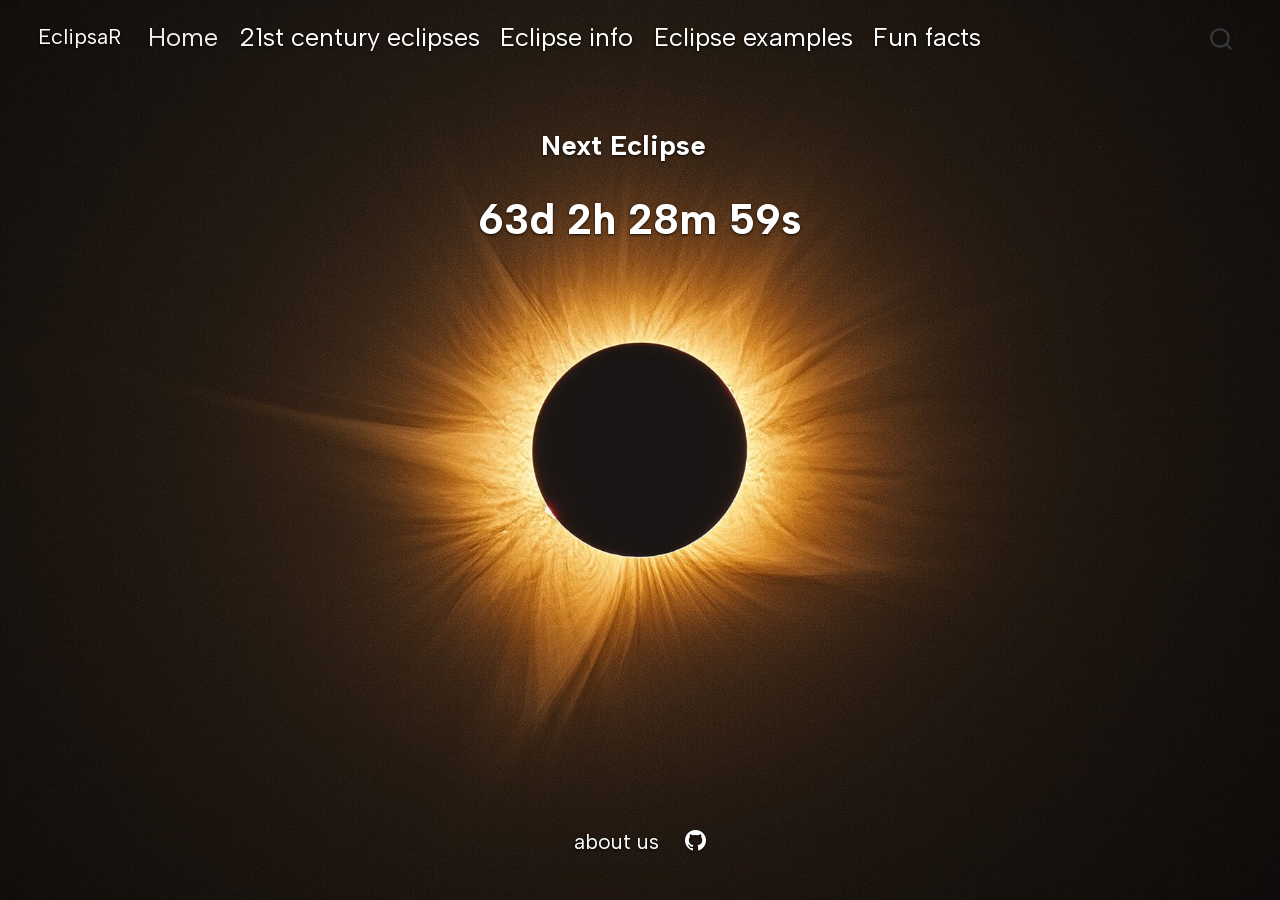
<file: index.html>
<!DOCTYPE html>
<html xmlns="http://www.w3.org/1999/xhtml" lang="en" xml:lang="en"><head>

<meta charset="utf-8">
<meta name="generator" content="quarto-1.9.38">

<meta name="viewport" content="width=device-width, initial-scale=1.0, user-scalable=yes">


<title>EclipsaR</title>
<style>
/* Default styles provided by pandoc.
** See https://pandoc.org/MANUAL.html#variables-for-html for config info.
*/
code{white-space: pre-wrap;}
span.smallcaps{font-variant: small-caps;}
div.columns{display: flex; gap: min(4vw, 1.5em);}
div.column{flex: auto; overflow-x: auto;}
div.hanging-indent{margin-left: 1.5em; text-indent: -1.5em;}
ul.task-list{list-style: none;}
ul.task-list li input[type="checkbox"] {
  width: 0.8em;
  margin: 0 0.8em 0.2em -1em; /* quarto-specific, see https://github.com/quarto-dev/quarto-cli/issues/4556 */ 
  vertical-align: middle;
}
</style>


<script src="site_libs/quarto-nav/quarto-nav.js"></script>
<script src="site_libs/quarto-nav/headroom.min.js"></script>
<script src="site_libs/clipboard/clipboard.min.js"></script>
<script src="site_libs/quarto-search/autocomplete.umd.js"></script>
<script src="site_libs/quarto-search/fuse.min.js"></script>
<script src="site_libs/quarto-search/quarto-search.js"></script>
<meta name="quarto:offset" content="./">
<script src="site_libs/quarto-html/quarto.js" type="module"></script>
<script src="site_libs/quarto-html/tabsets/tabsets.js" type="module"></script>
<script src="site_libs/quarto-html/popper.min.js"></script>
<script src="site_libs/quarto-html/tippy.umd.min.js"></script>
<script src="site_libs/quarto-html/anchor.min.js"></script>
<link href="site_libs/quarto-html/tippy.css" rel="stylesheet">
<link href="site_libs/quarto-html/quarto-syntax-highlighting-15634bcf2e68342d4ad2dfa704d543f6.css" rel="stylesheet" class="quarto-color-scheme" id="quarto-text-highlighting-styles">
<link href="site_libs/quarto-html/quarto-syntax-highlighting-dark-0a6b7249c26820e032cb0bd839ff02b1.css" rel="stylesheet" class="quarto-color-scheme quarto-color-alternate" id="quarto-text-highlighting-styles">
<link href="site_libs/quarto-html/quarto-syntax-highlighting-15634bcf2e68342d4ad2dfa704d543f6.css" rel="stylesheet" class="quarto-color-scheme-extra" id="quarto-text-highlighting-styles">
<script src="site_libs/bootstrap/bootstrap.min.js"></script>
<link href="site_libs/bootstrap/bootstrap-icons.css" rel="stylesheet">
<link href="site_libs/bootstrap/bootstrap-2286e7fa73a323c9ab767ca436eccc66.min.css" rel="stylesheet" append-hash="true" class="quarto-color-scheme" id="quarto-bootstrap" data-mode="light">
<link href="site_libs/bootstrap/bootstrap-dark-7b820a1d131a364be1b3ba2ea4c5c702.min.css" rel="stylesheet" append-hash="true" class="quarto-color-scheme quarto-color-alternate" id="quarto-bootstrap" data-mode="light">
<link href="site_libs/bootstrap/bootstrap-2286e7fa73a323c9ab767ca436eccc66.min.css" rel="stylesheet" append-hash="true" class="quarto-color-scheme-extra" id="quarto-bootstrap" data-mode="light">
<script id="quarto-search-options" type="application/json">{
  "location": "navbar",
  "copy-button": false,
  "collapse-after": 3,
  "panel-placement": "end",
  "type": "overlay",
  "limit": 50,
  "keyboard-shortcut": [
    "f",
    "/",
    "s"
  ],
  "show-item-context": false,
  "language": {
    "search-no-results-text": "No results",
    "search-matching-documents-text": "matching documents",
    "search-copy-link-title": "Copy link to search",
    "search-hide-matches-text": "Hide additional matches",
    "search-more-match-text": "more match in this document",
    "search-more-matches-text": "more matches in this document",
    "search-clear-button-title": "Clear",
    "search-text-placeholder": "",
    "search-detached-cancel-button-title": "Cancel",
    "search-submit-button-title": "Submit",
    "search-label": "Search"
  }
}</script>


</head>

<body class="nav-fixed quarto-light">

<div id="quarto-search-results"></div>
  <header id="quarto-header" class="headroom fixed-top">
    <nav class="navbar navbar-expand-lg " data-bs-theme="dark">
      <div class="navbar-container container-fluid">
      <div class="navbar-brand-container mx-auto">
    <a class="navbar-brand" href="./index.html">
    <span class="navbar-title">EclipsaR</span>
    </a>
  </div>
            <div id="quarto-search" class="" title="Search"></div>
          <button class="navbar-toggler" type="button" data-bs-toggle="collapse" data-bs-target="#navbarCollapse" aria-controls="navbarCollapse" role="menu" aria-expanded="false" aria-label="Toggle navigation" onclick="if (window.quartoToggleHeadroom) { window.quartoToggleHeadroom(); }">
  <span class="navbar-toggler-icon"></span>
</button>
          <div class="collapse navbar-collapse" id="navbarCollapse">
            <ul class="navbar-nav navbar-nav-scroll me-auto">
  <li class="nav-item">
    <a class="nav-link active" href="./index.html" aria-current="page"> 
<span class="menu-text">Home</span></a>
  </li>  
  <li class="nav-item">
    <a class="nav-link" href="./Map_21st_century_eclipses.html"> 
<span class="menu-text">21st century eclipses</span></a>
  </li>  
  <li class="nav-item">
    <a class="nav-link" href="./interactive_table.html"> 
<span class="menu-text">Eclipse info</span></a>
  </li>  
  <li class="nav-item">
    <a class="nav-link" href="./individual_examples.html"> 
<span class="menu-text">Eclipse examples</span></a>
  </li>  
  <li class="nav-item">
    <a class="nav-link" href="./fun_facts.html"> 
<span class="menu-text">Fun facts</span></a>
  </li>  
</ul>
          </div> <!-- /navcollapse -->
            <div class="quarto-navbar-tools">
</div>
      </div> <!-- /container-fluid -->
    </nav>
</header>
<!-- content -->
<div id="quarto-content" class="quarto-container page-columns page-rows-contents page-layout-full page-navbar">
<!-- sidebar -->
<!-- margin-sidebar -->
    
<!-- main -->
<main class="content column-page" id="quarto-document-content"><header id="title-block-header" class="quarto-title-block"></header>




<style>
  body {
  background-image: url("data/homepage_background.jpg");
  background-size: cover;
  background-position: center;
  background-repeat: no-repeat;
  background-attachment: fixed;
  color: white;
  text-shadow: 0 1px 3px rgba(0, 0, 0, 0.8);
}
  a {
  color: white;
  text-decoration: underline;
}
  .navbar-brand,
  .navbar-nav .nav-link {
  color: white !important;
  text-shadow: 0 1px 3px rgba(0, 0, 0, 0.8);
}
  .navbar-nav .nav-link:hover,
  .navbar-nav .nav-link.active {
  color: #eee !important;
}
  h1 {
  border-bottom: none;
  padding-bottom: 0;
}
  h2 {
  border-bottom: none;
  padding-bottom: 0;
}
  body {
  font-size: 1.5rem;
}
  #eclipse-countdown {
  font-size: 2.5rem;
  font-weight: bold;
  text-align: center;
  margin: 1.5rem 0;
}
  main {
  padding: 2rem 3rem;
}
</style>
<section id="next-eclipse" class="level2 text-center">
<h2 class="text-center anchored" data-anchor-id="next-eclipse">Next Eclipse</h2>
<div id="eclipse-countdown">
Loading countdown…
</div>
<script>
const eclipseTarget = new Date("2027-02-06T00:00:00");

function updateEclipseCountdown() {
  const now = new Date();
  const diff = eclipseTarget - now;
  const el = document.getElementById("eclipse-countdown");

  if (diff <= 0) {
    el.textContent = "The eclipse is happening now!";
    return;
  }

  const days = Math.floor(diff / (1000 * 60 * 60 * 24));
  const hours = Math.floor((diff / (1000 * 60 * 60)) % 24);
  const minutes = Math.floor((diff / (1000 * 60)) % 60);
  const seconds = Math.floor((diff / 1000) % 60);

  el.textContent = `${days}d ${hours}h ${minutes}m ${seconds}s`;
}

updateEclipseCountdown();
setInterval(updateEclipseCountdown, 1000);
</script>


</section>

</main> <!-- /main -->
<script id="quarto-html-after-body" type="application/javascript">
  window.document.addEventListener("DOMContentLoaded", function (event) {
    const icon = "";
    const anchorJS = new window.AnchorJS();
    anchorJS.options = {
      placement: 'right',
      icon: icon
    };
    anchorJS.add('.anchored');
    const isCodeAnnotation = (el) => {
      for (const clz of el.classList) {
        if (clz.startsWith('code-annotation-')) {                     
          return true;
        }
      }
      return false;
    }
    const onCopySuccess = function(e) {
      // button target
      const button = e.trigger;
      // don't keep focus
      button.blur();
      // flash "checked"
      button.classList.add('code-copy-button-checked');
      var currentTitle = button.getAttribute("title");
      button.setAttribute("title", "Copied!");
      let tooltip;
      if (window.bootstrap) {
        button.setAttribute("data-bs-toggle", "tooltip");
        button.setAttribute("data-bs-placement", "left");
        button.setAttribute("data-bs-title", "Copied!");
        tooltip = new bootstrap.Tooltip(button, 
          { trigger: "manual", 
            customClass: "code-copy-button-tooltip",
            offset: [0, -8]});
        tooltip.show();    
      }
      setTimeout(function() {
        if (tooltip) {
          tooltip.hide();
          button.removeAttribute("data-bs-title");
          button.removeAttribute("data-bs-toggle");
          button.removeAttribute("data-bs-placement");
        }
        button.setAttribute("title", currentTitle);
        button.classList.remove('code-copy-button-checked');
      }, 1000);
      // clear code selection
      e.clearSelection();
    }
    const getTextToCopy = function(trigger) {
      const outerScaffold = trigger.parentElement.cloneNode(true);
      const codeEl = outerScaffold.querySelector('code');
      for (const childEl of codeEl.children) {
        if (isCodeAnnotation(childEl)) {
          childEl.remove();
        }
      }
      return codeEl.innerText;
    }
    const clipboard = new window.ClipboardJS('.code-copy-button:not([data-in-quarto-modal])', {
      text: getTextToCopy
    });
    clipboard.on('success', onCopySuccess);
    if (window.document.getElementById('quarto-embedded-source-code-modal')) {
      const clipboardModal = new window.ClipboardJS('.code-copy-button[data-in-quarto-modal]', {
        text: getTextToCopy,
        container: window.document.getElementById('quarto-embedded-source-code-modal')
      });
      clipboardModal.on('success', onCopySuccess);
    }
      var localhostRegex = new RegExp(/^(?:http|https):\/\/localhost\:?[0-9]*\//);
      var mailtoRegex = new RegExp(/^mailto:/);
        var filterRegex = new RegExp("https:\/\/ma-ulloa\.github\.io\/eclipsaR\/");
      var isInternal = (href) => {
          return filterRegex.test(href) || localhostRegex.test(href) || mailtoRegex.test(href);
      }
      // Inspect non-navigation links and adorn them if external
     var links = window.document.querySelectorAll('a[href]:not(.nav-link):not(.navbar-brand):not(.toc-action):not(.sidebar-link):not(.sidebar-item-toggle):not(.pagination-link):not(.no-external):not([aria-hidden]):not(.dropdown-item):not(.quarto-navigation-tool):not(.about-link)');
      for (var i=0; i<links.length; i++) {
        const link = links[i];
        if (!isInternal(link.href)) {
          // undo the damage that might have been done by quarto-nav.js in the case of
          // links that we want to consider external
          if (link.dataset.originalHref !== undefined) {
            link.href = link.dataset.originalHref;
          }
        }
      }
    function tippyHover(el, contentFn, onTriggerFn, onUntriggerFn) {
      const config = {
        allowHTML: true,
        maxWidth: 500,
        delay: 100,
        arrow: false,
        appendTo: function(el) {
            return el.parentElement;
        },
        interactive: true,
        interactiveBorder: 10,
        theme: 'quarto',
        placement: 'bottom-start',
      };
      if (contentFn) {
        config.content = contentFn;
      }
      if (onTriggerFn) {
        config.onTrigger = onTriggerFn;
      }
      if (onUntriggerFn) {
        config.onUntrigger = onUntriggerFn;
      }
      window.tippy(el, config); 
    }
    const noterefs = window.document.querySelectorAll('a[role="doc-noteref"]');
    for (var i=0; i<noterefs.length; i++) {
      const ref = noterefs[i];
      tippyHover(ref, function() {
        // use id or data attribute instead here
        let href = ref.getAttribute('data-footnote-href') || ref.getAttribute('href');
        try { href = new URL(href).hash; } catch {}
        const id = href.replace(/^#\/?/, "");
        const note = window.document.getElementById(id);
        if (note) {
          return note.innerHTML;
        } else {
          return "";
        }
      });
    }
    const xrefs = window.document.querySelectorAll('a.quarto-xref');
    const processXRef = (id, note) => {
      // Strip column container classes
      const stripColumnClz = (el) => {
        el.classList.remove("page-full", "page-columns");
        if (el.children) {
          for (const child of el.children) {
            stripColumnClz(child);
          }
        }
      }
      stripColumnClz(note)
      if (id === null || id.startsWith('sec-')) {
        // Special case sections, only their first couple elements
        const container = document.createElement("div");
        if (note.children && note.children.length > 2) {
          container.appendChild(note.children[0].cloneNode(true));
          for (let i = 1; i < note.children.length; i++) {
            const child = note.children[i];
            if (child.tagName === "P" && child.innerText === "") {
              continue;
            } else {
              container.appendChild(child.cloneNode(true));
              break;
            }
          }
          if (window.Quarto?.typesetMath) {
            window.Quarto.typesetMath(container);
          }
          return container.innerHTML
        } else {
          if (window.Quarto?.typesetMath) {
            window.Quarto.typesetMath(note);
          }
          return note.innerHTML;
        }
      } else {
        // Remove any anchor links if they are present
        const anchorLink = note.querySelector('a.anchorjs-link');
        if (anchorLink) {
          anchorLink.remove();
        }
        if (window.Quarto?.typesetMath) {
          window.Quarto.typesetMath(note);
        }
        if (note.classList.contains("callout")) {
          return note.outerHTML;
        } else {
          return note.innerHTML;
        }
      }
    }
    for (var i=0; i<xrefs.length; i++) {
      const xref = xrefs[i];
      tippyHover(xref, undefined, function(instance) {
        instance.disable();
        let url = xref.getAttribute('href');
        let hash = undefined; 
        if (url.startsWith('#')) {
          hash = url;
        } else {
          try { hash = new URL(url).hash; } catch {}
        }
        if (hash) {
          const id = hash.replace(/^#\/?/, "");
          const note = window.document.getElementById(id);
          if (note !== null) {
            try {
              const html = processXRef(id, note.cloneNode(true));
              instance.setContent(html);
            } finally {
              instance.enable();
              instance.show();
            }
          } else {
            // See if we can fetch this
            fetch(url.split('#')[0])
            .then(res => res.text())
            .then(html => {
              const parser = new DOMParser();
              const htmlDoc = parser.parseFromString(html, "text/html");
              const note = htmlDoc.getElementById(id);
              if (note !== null) {
                const html = processXRef(id, note);
                instance.setContent(html);
              } 
            }).finally(() => {
              instance.enable();
              instance.show();
            });
          }
        } else {
          // See if we can fetch a full url (with no hash to target)
          // This is a special case and we should probably do some content thinning / targeting
          fetch(url)
          .then(res => res.text())
          .then(html => {
            const parser = new DOMParser();
            const htmlDoc = parser.parseFromString(html, "text/html");
            const note = htmlDoc.querySelector('main.content');
            if (note !== null) {
              // This should only happen for chapter cross references
              // (since there is no id in the URL)
              // remove the first header
              if (note.children.length > 0 && note.children[0].tagName === "HEADER") {
                note.children[0].remove();
              }
              const html = processXRef(null, note);
              instance.setContent(html);
            } 
          }).finally(() => {
            instance.enable();
            instance.show();
          });
        }
      }, function(instance) {
      });
    }
        let selectedAnnoteEl;
        const selectorForAnnotation = ( cell, annotation) => {
          let cellAttr = 'data-code-cell="' + cell + '"';
          let lineAttr = 'data-code-annotation="' +  annotation + '"';
          const selector = 'span[' + cellAttr + '][' + lineAttr + ']';
          return selector;
        }
        const selectCodeLines = (annoteEl) => {
          const doc = window.document;
          const targetCell = annoteEl.getAttribute("data-target-cell");
          const targetAnnotation = annoteEl.getAttribute("data-target-annotation");
          const annoteSpan = window.document.querySelector(selectorForAnnotation(targetCell, targetAnnotation));
          const lines = annoteSpan.getAttribute("data-code-lines").split(",");
          const lineIds = lines.map((line) => {
            return targetCell + "-" + line;
          })
          let top = null;
          let height = null;
          let parent = null;
          if (lineIds.length > 0) {
              //compute the position of the single el (top and bottom and make a div)
              const el = window.document.getElementById(lineIds[0]);
              top = el.offsetTop;
              height = el.offsetHeight;
              parent = el.parentElement.parentElement;
            if (lineIds.length > 1) {
              const lastEl = window.document.getElementById(lineIds[lineIds.length - 1]);
              const bottom = lastEl.offsetTop + lastEl.offsetHeight;
              height = bottom - top;
            }
            if (top !== null && height !== null && parent !== null) {
              // cook up a div (if necessary) and position it 
              let div = window.document.getElementById("code-annotation-line-highlight");
              if (div === null) {
                div = window.document.createElement("div");
                div.setAttribute("id", "code-annotation-line-highlight");
                div.style.position = 'absolute';
                parent.appendChild(div);
              }
              div.style.top = top - 2 + "px";
              div.style.height = height + 4 + "px";
              div.style.left = 0;
              let gutterDiv = window.document.getElementById("code-annotation-line-highlight-gutter");
              if (gutterDiv === null) {
                gutterDiv = window.document.createElement("div");
                gutterDiv.setAttribute("id", "code-annotation-line-highlight-gutter");
                gutterDiv.style.position = 'absolute';
                const codeCell = window.document.getElementById(targetCell);
                const gutter = codeCell.querySelector('.code-annotation-gutter');
                gutter.appendChild(gutterDiv);
              }
              gutterDiv.style.top = top - 2 + "px";
              gutterDiv.style.height = height + 4 + "px";
            }
            selectedAnnoteEl = annoteEl;
          }
        };
        const unselectCodeLines = () => {
          const elementsIds = ["code-annotation-line-highlight", "code-annotation-line-highlight-gutter"];
          elementsIds.forEach((elId) => {
            const div = window.document.getElementById(elId);
            if (div) {
              div.remove();
            }
          });
          selectedAnnoteEl = undefined;
        };
          // Handle positioning of the toggle
      window.addEventListener(
        "resize",
        throttle(() => {
          elRect = undefined;
          if (selectedAnnoteEl) {
            selectCodeLines(selectedAnnoteEl);
          }
        }, 10)
      );
      function throttle(fn, ms) {
      let throttle = false;
      let timer;
        return (...args) => {
          if(!throttle) { // first call gets through
              fn.apply(this, args);
              throttle = true;
          } else { // all the others get throttled
              if(timer) clearTimeout(timer); // cancel #2
              timer = setTimeout(() => {
                fn.apply(this, args);
                timer = throttle = false;
              }, ms);
          }
        };
      }
        // Attach click handler to the DT
        const annoteDls = window.document.querySelectorAll('dt[data-target-cell]');
        for (const annoteDlNode of annoteDls) {
          annoteDlNode.addEventListener('click', (event) => {
            const clickedEl = event.target;
            if (clickedEl !== selectedAnnoteEl) {
              unselectCodeLines();
              const activeEl = window.document.querySelector('dt[data-target-cell].code-annotation-active');
              if (activeEl) {
                activeEl.classList.remove('code-annotation-active');
              }
              selectCodeLines(clickedEl);
              clickedEl.classList.add('code-annotation-active');
            } else {
              // Unselect the line
              unselectCodeLines();
              clickedEl.classList.remove('code-annotation-active');
            }
          });
        }
    const findCites = (el) => {
      const parentEl = el.parentElement;
      if (parentEl) {
        const cites = parentEl.dataset.cites;
        if (cites) {
          return {
            el,
            cites: cites.split(' ')
          };
        } else {
          return findCites(el.parentElement)
        }
      } else {
        return undefined;
      }
    };
    var bibliorefs = window.document.querySelectorAll('a[role="doc-biblioref"]');
    for (var i=0; i<bibliorefs.length; i++) {
      const ref = bibliorefs[i];
      const citeInfo = findCites(ref);
      if (citeInfo) {
        tippyHover(citeInfo.el, function() {
          var popup = window.document.createElement('div');
          citeInfo.cites.forEach(function(cite) {
            var citeDiv = window.document.createElement('div');
            citeDiv.classList.add('hanging-indent');
            citeDiv.classList.add('csl-entry');
            var biblioDiv = window.document.getElementById('ref-' + cite);
            if (biblioDiv) {
              citeDiv.innerHTML = biblioDiv.innerHTML;
            }
            popup.appendChild(citeDiv);
          });
          return popup.innerHTML;
        });
      }
    }
  });
  </script>
</div> <!-- /content -->
<footer class="footer">
  <div class="nav-footer">
    <div class="nav-footer-left">
      &nbsp;
    </div>   
    <div class="nav-footer-center">
      <ul class="footer-items list-unstyled">
    <li class="nav-item">
    <a class="nav-link" href="./about.html">
<p>about us</p>
</a>
  </li>  
    <li class="nav-item compact">
    <a class="nav-link" href="https://github.com/ma-ulloa/eclipsaR">
      <i class="bi bi-github" role="img" aria-label="GitHub">
</i> 
    </a>
  </li>  
</ul>
    </div>
    <div class="nav-footer-right">
      &nbsp;
    </div>
  </div>
</footer>




</body></html>
</file>
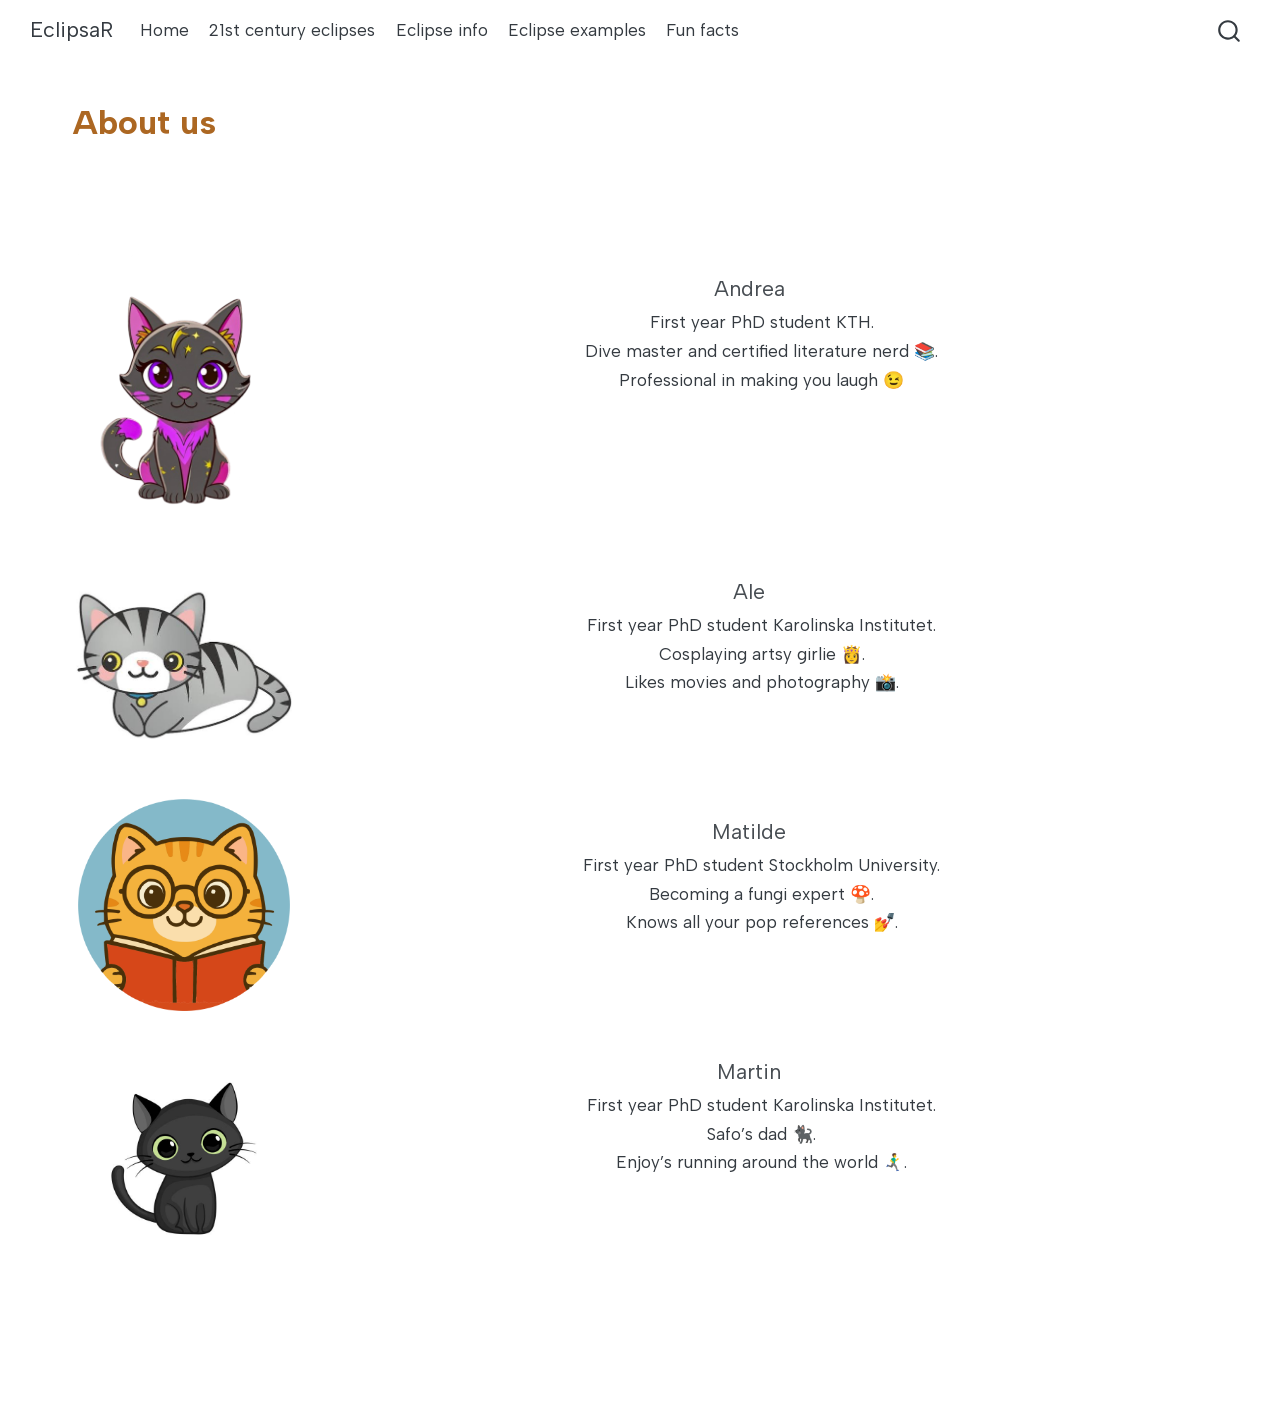
<file: about.html>
<!DOCTYPE html>
<html xmlns="http://www.w3.org/1999/xhtml" lang="en" xml:lang="en"><head>

<meta charset="utf-8">
<meta name="generator" content="quarto-1.9.38">

<meta name="viewport" content="width=device-width, initial-scale=1.0, user-scalable=yes">


<title>About us – EclipsaR</title>
<style>
/* Default styles provided by pandoc.
** See https://pandoc.org/MANUAL.html#variables-for-html for config info.
*/
code{white-space: pre-wrap;}
span.smallcaps{font-variant: small-caps;}
div.columns{display: flex; gap: min(4vw, 1.5em);}
div.column{flex: auto; overflow-x: auto;}
div.hanging-indent{margin-left: 1.5em; text-indent: -1.5em;}
ul.task-list{list-style: none;}
ul.task-list li input[type="checkbox"] {
  width: 0.8em;
  margin: 0 0.8em 0.2em -1em; /* quarto-specific, see https://github.com/quarto-dev/quarto-cli/issues/4556 */ 
  vertical-align: middle;
}
</style>


<script src="site_libs/quarto-nav/quarto-nav.js"></script>
<script src="site_libs/quarto-nav/headroom.min.js"></script>
<script src="site_libs/clipboard/clipboard.min.js"></script>
<script src="site_libs/quarto-search/autocomplete.umd.js"></script>
<script src="site_libs/quarto-search/fuse.min.js"></script>
<script src="site_libs/quarto-search/quarto-search.js"></script>
<meta name="quarto:offset" content="./">
<script src="site_libs/quarto-html/quarto.js" type="module"></script>
<script src="site_libs/quarto-html/tabsets/tabsets.js" type="module"></script>
<script src="site_libs/quarto-html/popper.min.js"></script>
<script src="site_libs/quarto-html/tippy.umd.min.js"></script>
<script src="site_libs/quarto-html/anchor.min.js"></script>
<link href="site_libs/quarto-html/tippy.css" rel="stylesheet">
<link href="site_libs/quarto-html/quarto-syntax-highlighting-15634bcf2e68342d4ad2dfa704d543f6.css" rel="stylesheet" class="quarto-color-scheme" id="quarto-text-highlighting-styles">
<link href="site_libs/quarto-html/quarto-syntax-highlighting-dark-0a6b7249c26820e032cb0bd839ff02b1.css" rel="stylesheet" class="quarto-color-scheme quarto-color-alternate" id="quarto-text-highlighting-styles">
<link href="site_libs/quarto-html/quarto-syntax-highlighting-15634bcf2e68342d4ad2dfa704d543f6.css" rel="stylesheet" class="quarto-color-scheme-extra" id="quarto-text-highlighting-styles">
<script src="site_libs/bootstrap/bootstrap.min.js"></script>
<link href="site_libs/bootstrap/bootstrap-icons.css" rel="stylesheet">
<link href="site_libs/bootstrap/bootstrap-2286e7fa73a323c9ab767ca436eccc66.min.css" rel="stylesheet" append-hash="true" class="quarto-color-scheme" id="quarto-bootstrap" data-mode="light">
<link href="site_libs/bootstrap/bootstrap-dark-7b820a1d131a364be1b3ba2ea4c5c702.min.css" rel="stylesheet" append-hash="true" class="quarto-color-scheme quarto-color-alternate" id="quarto-bootstrap" data-mode="light">
<link href="site_libs/bootstrap/bootstrap-2286e7fa73a323c9ab767ca436eccc66.min.css" rel="stylesheet" append-hash="true" class="quarto-color-scheme-extra" id="quarto-bootstrap" data-mode="light">
<script id="quarto-search-options" type="application/json">{
  "location": "navbar",
  "copy-button": false,
  "collapse-after": 3,
  "panel-placement": "end",
  "type": "overlay",
  "limit": 50,
  "keyboard-shortcut": [
    "f",
    "/",
    "s"
  ],
  "show-item-context": false,
  "language": {
    "search-no-results-text": "No results",
    "search-matching-documents-text": "matching documents",
    "search-copy-link-title": "Copy link to search",
    "search-hide-matches-text": "Hide additional matches",
    "search-more-match-text": "more match in this document",
    "search-more-matches-text": "more matches in this document",
    "search-clear-button-title": "Clear",
    "search-text-placeholder": "",
    "search-detached-cancel-button-title": "Cancel",
    "search-submit-button-title": "Submit",
    "search-label": "Search"
  }
}</script>
<style>

      .quarto-title-block .quarto-title-banner h1,
      .quarto-title-block .quarto-title-banner h2,
      .quarto-title-block .quarto-title-banner h3,
      .quarto-title-block .quarto-title-banner h4,
      .quarto-title-block .quarto-title-banner h5,
      .quarto-title-block .quarto-title-banner h6
      {
        color:  #AC6722;
      }

      .quarto-title-block .quarto-title-banner {
        color:  #AC6722;
      }
</style>


</head>

<body class="nav-fixed quarto-light">

<div id="quarto-search-results"></div>
  <header id="quarto-header" class="headroom fixed-top quarto-banner">
    <nav class="navbar navbar-expand-lg " data-bs-theme="dark">
      <div class="navbar-container container-fluid">
      <div class="navbar-brand-container mx-auto">
    <a class="navbar-brand" href="./index.html">
    <span class="navbar-title">EclipsaR</span>
    </a>
  </div>
            <div id="quarto-search" class="" title="Search"></div>
          <button class="navbar-toggler" type="button" data-bs-toggle="collapse" data-bs-target="#navbarCollapse" aria-controls="navbarCollapse" role="menu" aria-expanded="false" aria-label="Toggle navigation" onclick="if (window.quartoToggleHeadroom) { window.quartoToggleHeadroom(); }">
  <span class="navbar-toggler-icon"></span>
</button>
          <div class="collapse navbar-collapse" id="navbarCollapse">
            <ul class="navbar-nav navbar-nav-scroll me-auto">
  <li class="nav-item">
    <a class="nav-link" href="./index.html"> 
<span class="menu-text">Home</span></a>
  </li>  
  <li class="nav-item">
    <a class="nav-link" href="./Map_21st_century_eclipses.html"> 
<span class="menu-text">21st century eclipses</span></a>
  </li>  
  <li class="nav-item">
    <a class="nav-link" href="./interactive_table.html"> 
<span class="menu-text">Eclipse info</span></a>
  </li>  
  <li class="nav-item">
    <a class="nav-link" href="./individual_examples.html"> 
<span class="menu-text">Eclipse examples</span></a>
  </li>  
  <li class="nav-item">
    <a class="nav-link" href="./fun_facts.html"> 
<span class="menu-text">Fun facts</span></a>
  </li>  
</ul>
          </div> <!-- /navcollapse -->
            <div class="quarto-navbar-tools">
</div>
      </div> <!-- /container-fluid -->
    </nav>
</header>
<!-- content -->
<header id="title-block-header" class="quarto-title-block default page-columns page-full">
  <div class="quarto-title-banner page-columns page-full">
    <div class="quarto-title column-page">
      <h1 class="title">About us</h1>
                      </div>
  </div>
    
  
  <div class="quarto-title-meta column-page">

      
    
      
    </div>
    
  
  </header><div id="quarto-content" class="quarto-container page-columns page-rows-contents page-layout-full page-navbar">
<!-- sidebar -->
<!-- margin-sidebar -->
    
<!-- main -->
<main class="content quarto-banner-title-block column-page" id="quarto-document-content">





<div class="quarto-layout-panel" data-layout="[20,80]">
<div class="quarto-layout-row">
<div class="quarto-layout-cell" style="flex-basis: 20.0%;justify-content: center;">
<p><img src="data/profiles/Andrea.png" class="img-fluid"></p>
</div>
<section id="andrea" class="level4 text-center quarto-layout-cell" style="flex-basis: 80.0%;justify-content: flex-start;">
<h4 class="anchored" data-anchor-id="andrea">Andrea</h4>
<p>First year PhD student KTH.</p>
<p>Dive master and certified literature nerd 📚.</p>
<p>Professional in making you laugh 😉</p>
</section>
</div>
</div>
<div class="quarto-layout-panel" data-layout="[20,80]">
<div class="quarto-layout-row">
<div class="quarto-layout-cell" style="flex-basis: 20.0%;justify-content: center;">
<p><img src="data/profiles/Ale.jpeg" class="img-fluid"></p>
</div>
<section id="ale" class="level4 text-center quarto-layout-cell" style="flex-basis: 80.0%;justify-content: flex-start;">
<h4 class="anchored" data-anchor-id="ale">Ale</h4>
<p>First year PhD student Karolinska Institutet.</p>
<p>Cosplaying artsy girlie 👸.</p>
<p>Likes movies and photography 📸.</p>
</section>
</div>
</div>
<div class="quarto-layout-panel" data-layout="[20,80]">
<div class="quarto-layout-row">
<div class="quarto-layout-cell" style="flex-basis: 20.0%;justify-content: center;">
<p><img src="data/profiles/Matilde.png" class="img-fluid"></p>
</div>
<section id="matilde" class="level4 text-center quarto-layout-cell" style="flex-basis: 80.0%;justify-content: flex-start;">
<h4 class="anchored" data-anchor-id="matilde">Matilde</h4>
<p>First year PhD student Stockholm University.</p>
<p>Becoming a fungi expert 🍄.</p>
<p>Knows all your pop references 💅.</p>
</section>
</div>
</div>
<div class="quarto-layout-panel" data-layout="[20,80]">
<div class="quarto-layout-row">
<div class="quarto-layout-cell" style="flex-basis: 20.0%;justify-content: center;">
<p><img src="data/profiles/Martin.jpg" class="img-fluid"></p>
</div>
<section id="martin" class="level4 text-center quarto-layout-cell" style="flex-basis: 80.0%;justify-content: flex-start;">
<h4 class="anchored" data-anchor-id="martin">Martin</h4>
<p>First year PhD student Karolinska Institutet.</p>
<p>Safo’s dad 🐈‍⬛.</p>
<p>Enjoy’s running around the world 🏃‍♂️‍➡️.</p>
</section>
</div>
</div>



</main> <!-- /main -->
<script id="quarto-html-after-body" type="application/javascript">
  window.document.addEventListener("DOMContentLoaded", function (event) {
    const icon = "";
    const anchorJS = new window.AnchorJS();
    anchorJS.options = {
      placement: 'right',
      icon: icon
    };
    anchorJS.add('.anchored');
    const isCodeAnnotation = (el) => {
      for (const clz of el.classList) {
        if (clz.startsWith('code-annotation-')) {                     
          return true;
        }
      }
      return false;
    }
    const onCopySuccess = function(e) {
      // button target
      const button = e.trigger;
      // don't keep focus
      button.blur();
      // flash "checked"
      button.classList.add('code-copy-button-checked');
      var currentTitle = button.getAttribute("title");
      button.setAttribute("title", "Copied!");
      let tooltip;
      if (window.bootstrap) {
        button.setAttribute("data-bs-toggle", "tooltip");
        button.setAttribute("data-bs-placement", "left");
        button.setAttribute("data-bs-title", "Copied!");
        tooltip = new bootstrap.Tooltip(button, 
          { trigger: "manual", 
            customClass: "code-copy-button-tooltip",
            offset: [0, -8]});
        tooltip.show();    
      }
      setTimeout(function() {
        if (tooltip) {
          tooltip.hide();
          button.removeAttribute("data-bs-title");
          button.removeAttribute("data-bs-toggle");
          button.removeAttribute("data-bs-placement");
        }
        button.setAttribute("title", currentTitle);
        button.classList.remove('code-copy-button-checked');
      }, 1000);
      // clear code selection
      e.clearSelection();
    }
    const getTextToCopy = function(trigger) {
      const outerScaffold = trigger.parentElement.cloneNode(true);
      const codeEl = outerScaffold.querySelector('code');
      for (const childEl of codeEl.children) {
        if (isCodeAnnotation(childEl)) {
          childEl.remove();
        }
      }
      return codeEl.innerText;
    }
    const clipboard = new window.ClipboardJS('.code-copy-button:not([data-in-quarto-modal])', {
      text: getTextToCopy
    });
    clipboard.on('success', onCopySuccess);
    if (window.document.getElementById('quarto-embedded-source-code-modal')) {
      const clipboardModal = new window.ClipboardJS('.code-copy-button[data-in-quarto-modal]', {
        text: getTextToCopy,
        container: window.document.getElementById('quarto-embedded-source-code-modal')
      });
      clipboardModal.on('success', onCopySuccess);
    }
      var localhostRegex = new RegExp(/^(?:http|https):\/\/localhost\:?[0-9]*\//);
      var mailtoRegex = new RegExp(/^mailto:/);
        var filterRegex = new RegExp("https:\/\/ma-ulloa\.github\.io\/eclipsaR\/");
      var isInternal = (href) => {
          return filterRegex.test(href) || localhostRegex.test(href) || mailtoRegex.test(href);
      }
      // Inspect non-navigation links and adorn them if external
     var links = window.document.querySelectorAll('a[href]:not(.nav-link):not(.navbar-brand):not(.toc-action):not(.sidebar-link):not(.sidebar-item-toggle):not(.pagination-link):not(.no-external):not([aria-hidden]):not(.dropdown-item):not(.quarto-navigation-tool):not(.about-link)');
      for (var i=0; i<links.length; i++) {
        const link = links[i];
        if (!isInternal(link.href)) {
          // undo the damage that might have been done by quarto-nav.js in the case of
          // links that we want to consider external
          if (link.dataset.originalHref !== undefined) {
            link.href = link.dataset.originalHref;
          }
        }
      }
    function tippyHover(el, contentFn, onTriggerFn, onUntriggerFn) {
      const config = {
        allowHTML: true,
        maxWidth: 500,
        delay: 100,
        arrow: false,
        appendTo: function(el) {
            return el.parentElement;
        },
        interactive: true,
        interactiveBorder: 10,
        theme: 'quarto',
        placement: 'bottom-start',
      };
      if (contentFn) {
        config.content = contentFn;
      }
      if (onTriggerFn) {
        config.onTrigger = onTriggerFn;
      }
      if (onUntriggerFn) {
        config.onUntrigger = onUntriggerFn;
      }
      window.tippy(el, config); 
    }
    const noterefs = window.document.querySelectorAll('a[role="doc-noteref"]');
    for (var i=0; i<noterefs.length; i++) {
      const ref = noterefs[i];
      tippyHover(ref, function() {
        // use id or data attribute instead here
        let href = ref.getAttribute('data-footnote-href') || ref.getAttribute('href');
        try { href = new URL(href).hash; } catch {}
        const id = href.replace(/^#\/?/, "");
        const note = window.document.getElementById(id);
        if (note) {
          return note.innerHTML;
        } else {
          return "";
        }
      });
    }
    const xrefs = window.document.querySelectorAll('a.quarto-xref');
    const processXRef = (id, note) => {
      // Strip column container classes
      const stripColumnClz = (el) => {
        el.classList.remove("page-full", "page-columns");
        if (el.children) {
          for (const child of el.children) {
            stripColumnClz(child);
          }
        }
      }
      stripColumnClz(note)
      if (id === null || id.startsWith('sec-')) {
        // Special case sections, only their first couple elements
        const container = document.createElement("div");
        if (note.children && note.children.length > 2) {
          container.appendChild(note.children[0].cloneNode(true));
          for (let i = 1; i < note.children.length; i++) {
            const child = note.children[i];
            if (child.tagName === "P" && child.innerText === "") {
              continue;
            } else {
              container.appendChild(child.cloneNode(true));
              break;
            }
          }
          if (window.Quarto?.typesetMath) {
            window.Quarto.typesetMath(container);
          }
          return container.innerHTML
        } else {
          if (window.Quarto?.typesetMath) {
            window.Quarto.typesetMath(note);
          }
          return note.innerHTML;
        }
      } else {
        // Remove any anchor links if they are present
        const anchorLink = note.querySelector('a.anchorjs-link');
        if (anchorLink) {
          anchorLink.remove();
        }
        if (window.Quarto?.typesetMath) {
          window.Quarto.typesetMath(note);
        }
        if (note.classList.contains("callout")) {
          return note.outerHTML;
        } else {
          return note.innerHTML;
        }
      }
    }
    for (var i=0; i<xrefs.length; i++) {
      const xref = xrefs[i];
      tippyHover(xref, undefined, function(instance) {
        instance.disable();
        let url = xref.getAttribute('href');
        let hash = undefined; 
        if (url.startsWith('#')) {
          hash = url;
        } else {
          try { hash = new URL(url).hash; } catch {}
        }
        if (hash) {
          const id = hash.replace(/^#\/?/, "");
          const note = window.document.getElementById(id);
          if (note !== null) {
            try {
              const html = processXRef(id, note.cloneNode(true));
              instance.setContent(html);
            } finally {
              instance.enable();
              instance.show();
            }
          } else {
            // See if we can fetch this
            fetch(url.split('#')[0])
            .then(res => res.text())
            .then(html => {
              const parser = new DOMParser();
              const htmlDoc = parser.parseFromString(html, "text/html");
              const note = htmlDoc.getElementById(id);
              if (note !== null) {
                const html = processXRef(id, note);
                instance.setContent(html);
              } 
            }).finally(() => {
              instance.enable();
              instance.show();
            });
          }
        } else {
          // See if we can fetch a full url (with no hash to target)
          // This is a special case and we should probably do some content thinning / targeting
          fetch(url)
          .then(res => res.text())
          .then(html => {
            const parser = new DOMParser();
            const htmlDoc = parser.parseFromString(html, "text/html");
            const note = htmlDoc.querySelector('main.content');
            if (note !== null) {
              // This should only happen for chapter cross references
              // (since there is no id in the URL)
              // remove the first header
              if (note.children.length > 0 && note.children[0].tagName === "HEADER") {
                note.children[0].remove();
              }
              const html = processXRef(null, note);
              instance.setContent(html);
            } 
          }).finally(() => {
            instance.enable();
            instance.show();
          });
        }
      }, function(instance) {
      });
    }
        let selectedAnnoteEl;
        const selectorForAnnotation = ( cell, annotation) => {
          let cellAttr = 'data-code-cell="' + cell + '"';
          let lineAttr = 'data-code-annotation="' +  annotation + '"';
          const selector = 'span[' + cellAttr + '][' + lineAttr + ']';
          return selector;
        }
        const selectCodeLines = (annoteEl) => {
          const doc = window.document;
          const targetCell = annoteEl.getAttribute("data-target-cell");
          const targetAnnotation = annoteEl.getAttribute("data-target-annotation");
          const annoteSpan = window.document.querySelector(selectorForAnnotation(targetCell, targetAnnotation));
          const lines = annoteSpan.getAttribute("data-code-lines").split(",");
          const lineIds = lines.map((line) => {
            return targetCell + "-" + line;
          })
          let top = null;
          let height = null;
          let parent = null;
          if (lineIds.length > 0) {
              //compute the position of the single el (top and bottom and make a div)
              const el = window.document.getElementById(lineIds[0]);
              top = el.offsetTop;
              height = el.offsetHeight;
              parent = el.parentElement.parentElement;
            if (lineIds.length > 1) {
              const lastEl = window.document.getElementById(lineIds[lineIds.length - 1]);
              const bottom = lastEl.offsetTop + lastEl.offsetHeight;
              height = bottom - top;
            }
            if (top !== null && height !== null && parent !== null) {
              // cook up a div (if necessary) and position it 
              let div = window.document.getElementById("code-annotation-line-highlight");
              if (div === null) {
                div = window.document.createElement("div");
                div.setAttribute("id", "code-annotation-line-highlight");
                div.style.position = 'absolute';
                parent.appendChild(div);
              }
              div.style.top = top - 2 + "px";
              div.style.height = height + 4 + "px";
              div.style.left = 0;
              let gutterDiv = window.document.getElementById("code-annotation-line-highlight-gutter");
              if (gutterDiv === null) {
                gutterDiv = window.document.createElement("div");
                gutterDiv.setAttribute("id", "code-annotation-line-highlight-gutter");
                gutterDiv.style.position = 'absolute';
                const codeCell = window.document.getElementById(targetCell);
                const gutter = codeCell.querySelector('.code-annotation-gutter');
                gutter.appendChild(gutterDiv);
              }
              gutterDiv.style.top = top - 2 + "px";
              gutterDiv.style.height = height + 4 + "px";
            }
            selectedAnnoteEl = annoteEl;
          }
        };
        const unselectCodeLines = () => {
          const elementsIds = ["code-annotation-line-highlight", "code-annotation-line-highlight-gutter"];
          elementsIds.forEach((elId) => {
            const div = window.document.getElementById(elId);
            if (div) {
              div.remove();
            }
          });
          selectedAnnoteEl = undefined;
        };
          // Handle positioning of the toggle
      window.addEventListener(
        "resize",
        throttle(() => {
          elRect = undefined;
          if (selectedAnnoteEl) {
            selectCodeLines(selectedAnnoteEl);
          }
        }, 10)
      );
      function throttle(fn, ms) {
      let throttle = false;
      let timer;
        return (...args) => {
          if(!throttle) { // first call gets through
              fn.apply(this, args);
              throttle = true;
          } else { // all the others get throttled
              if(timer) clearTimeout(timer); // cancel #2
              timer = setTimeout(() => {
                fn.apply(this, args);
                timer = throttle = false;
              }, ms);
          }
        };
      }
        // Attach click handler to the DT
        const annoteDls = window.document.querySelectorAll('dt[data-target-cell]');
        for (const annoteDlNode of annoteDls) {
          annoteDlNode.addEventListener('click', (event) => {
            const clickedEl = event.target;
            if (clickedEl !== selectedAnnoteEl) {
              unselectCodeLines();
              const activeEl = window.document.querySelector('dt[data-target-cell].code-annotation-active');
              if (activeEl) {
                activeEl.classList.remove('code-annotation-active');
              }
              selectCodeLines(clickedEl);
              clickedEl.classList.add('code-annotation-active');
            } else {
              // Unselect the line
              unselectCodeLines();
              clickedEl.classList.remove('code-annotation-active');
            }
          });
        }
    const findCites = (el) => {
      const parentEl = el.parentElement;
      if (parentEl) {
        const cites = parentEl.dataset.cites;
        if (cites) {
          return {
            el,
            cites: cites.split(' ')
          };
        } else {
          return findCites(el.parentElement)
        }
      } else {
        return undefined;
      }
    };
    var bibliorefs = window.document.querySelectorAll('a[role="doc-biblioref"]');
    for (var i=0; i<bibliorefs.length; i++) {
      const ref = bibliorefs[i];
      const citeInfo = findCites(ref);
      if (citeInfo) {
        tippyHover(citeInfo.el, function() {
          var popup = window.document.createElement('div');
          citeInfo.cites.forEach(function(cite) {
            var citeDiv = window.document.createElement('div');
            citeDiv.classList.add('hanging-indent');
            citeDiv.classList.add('csl-entry');
            var biblioDiv = window.document.getElementById('ref-' + cite);
            if (biblioDiv) {
              citeDiv.innerHTML = biblioDiv.innerHTML;
            }
            popup.appendChild(citeDiv);
          });
          return popup.innerHTML;
        });
      }
    }
  });
  </script>
</div> <!-- /content -->
<footer class="footer">
  <div class="nav-footer">
    <div class="nav-footer-left">
      &nbsp;
    </div>   
    <div class="nav-footer-center">
      <ul class="footer-items list-unstyled">
    <li class="nav-item">
    <a class="nav-link active" href="./about.html" aria-current="page">
<p>about us</p>
</a>
  </li>  
    <li class="nav-item compact">
    <a class="nav-link" href="https://github.com/ma-ulloa/eclipsaR">
      <i class="bi bi-github" role="img" aria-label="GitHub">
</i> 
    </a>
  </li>  
</ul>
    </div>
    <div class="nav-footer-right">
      &nbsp;
    </div>
  </div>
</footer>




</body></html>
</file>
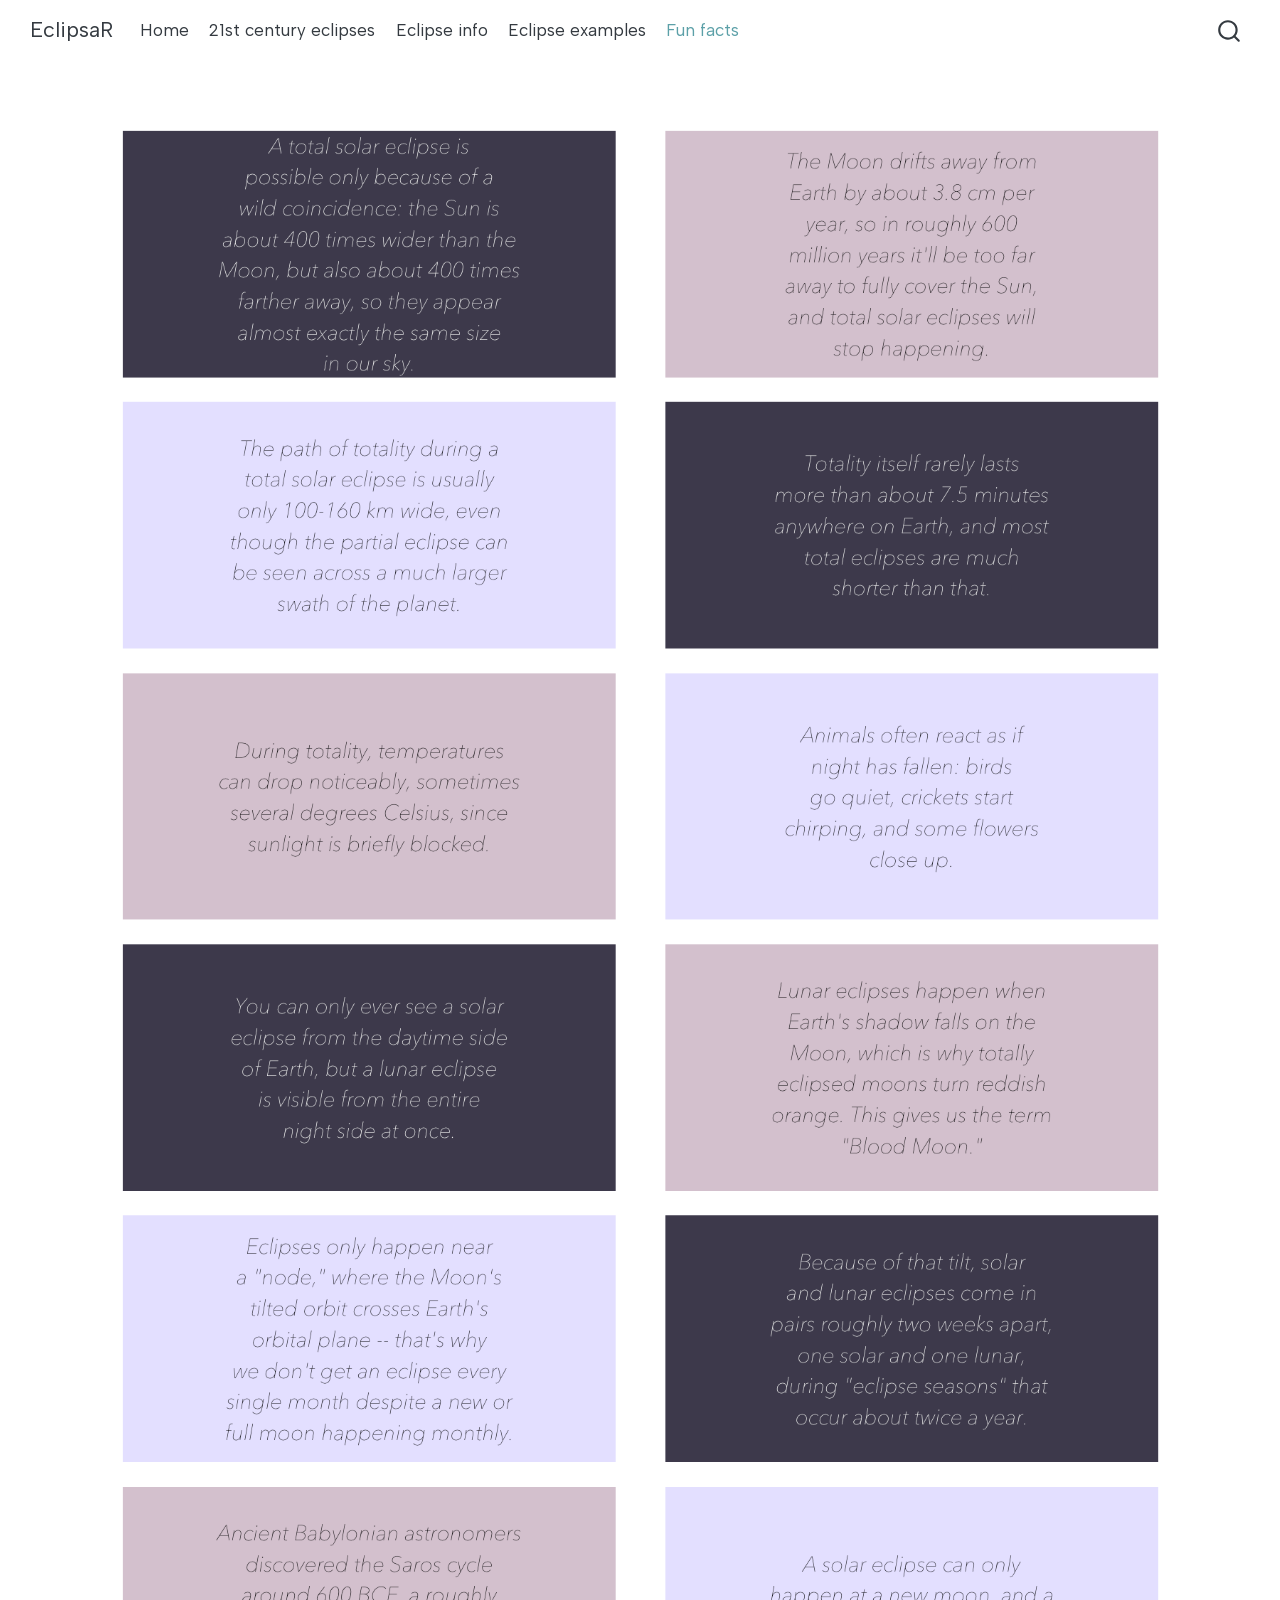
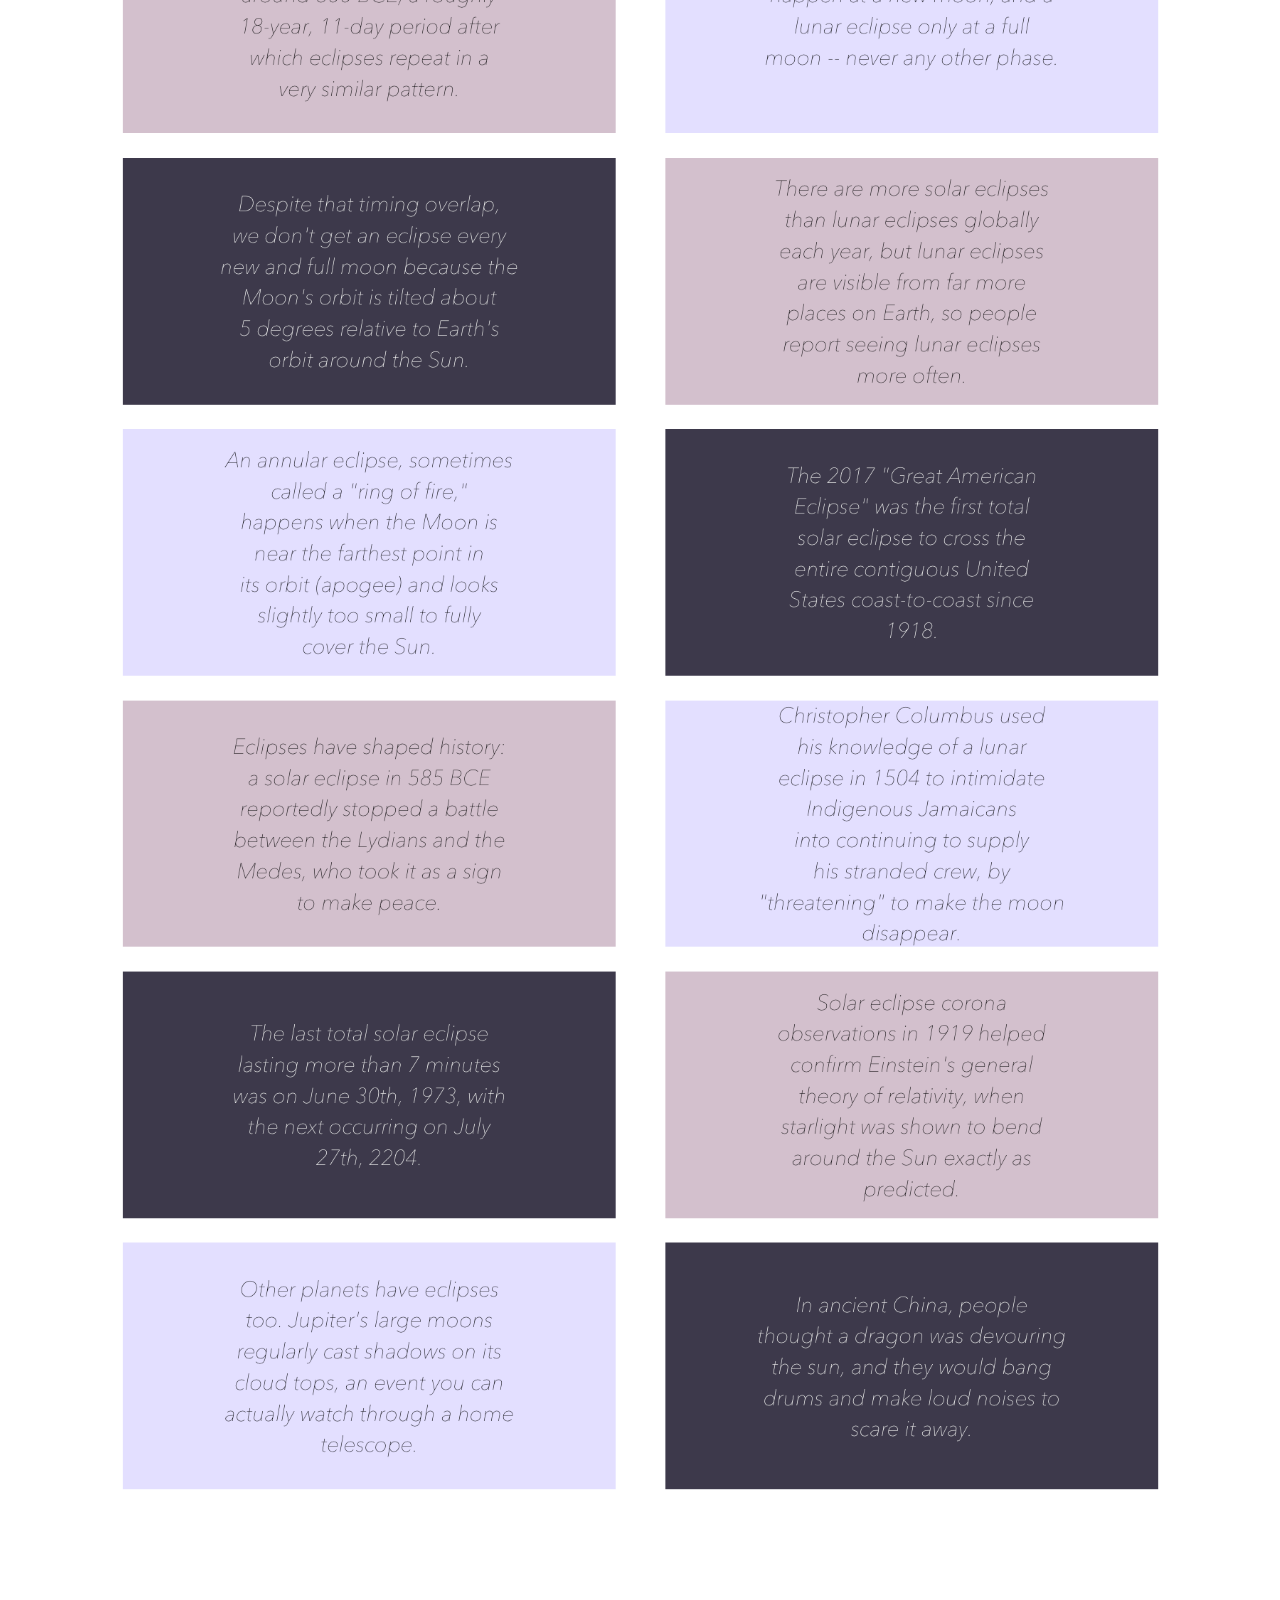
<file: fun_facts.html>
<!DOCTYPE html>
<html xmlns="http://www.w3.org/1999/xhtml" lang="en" xml:lang="en"><head>

<meta charset="utf-8">
<meta name="generator" content="quarto-1.9.38">

<meta name="viewport" content="width=device-width, initial-scale=1.0, user-scalable=yes">


<title>fun_facts – EclipsaR</title>
<style>
/* Default styles provided by pandoc.
** See https://pandoc.org/MANUAL.html#variables-for-html for config info.
*/
code{white-space: pre-wrap;}
span.smallcaps{font-variant: small-caps;}
div.columns{display: flex; gap: min(4vw, 1.5em);}
div.column{flex: auto; overflow-x: auto;}
div.hanging-indent{margin-left: 1.5em; text-indent: -1.5em;}
ul.task-list{list-style: none;}
ul.task-list li input[type="checkbox"] {
  width: 0.8em;
  margin: 0 0.8em 0.2em -1em; /* quarto-specific, see https://github.com/quarto-dev/quarto-cli/issues/4556 */ 
  vertical-align: middle;
}
</style>


<script src="site_libs/quarto-nav/quarto-nav.js"></script>
<script src="site_libs/quarto-nav/headroom.min.js"></script>
<script src="site_libs/clipboard/clipboard.min.js"></script>
<script src="site_libs/quarto-search/autocomplete.umd.js"></script>
<script src="site_libs/quarto-search/fuse.min.js"></script>
<script src="site_libs/quarto-search/quarto-search.js"></script>
<meta name="quarto:offset" content="./">
<script src="site_libs/quarto-html/quarto.js" type="module"></script>
<script src="site_libs/quarto-html/tabsets/tabsets.js" type="module"></script>
<script src="site_libs/quarto-html/popper.min.js"></script>
<script src="site_libs/quarto-html/tippy.umd.min.js"></script>
<script src="site_libs/quarto-html/anchor.min.js"></script>
<link href="site_libs/quarto-html/tippy.css" rel="stylesheet">
<link href="site_libs/quarto-html/quarto-syntax-highlighting-15634bcf2e68342d4ad2dfa704d543f6.css" rel="stylesheet" class="quarto-color-scheme" id="quarto-text-highlighting-styles">
<link href="site_libs/quarto-html/quarto-syntax-highlighting-dark-0a6b7249c26820e032cb0bd839ff02b1.css" rel="stylesheet" class="quarto-color-scheme quarto-color-alternate" id="quarto-text-highlighting-styles">
<link href="site_libs/quarto-html/quarto-syntax-highlighting-15634bcf2e68342d4ad2dfa704d543f6.css" rel="stylesheet" class="quarto-color-scheme-extra" id="quarto-text-highlighting-styles">
<script src="site_libs/bootstrap/bootstrap.min.js"></script>
<link href="site_libs/bootstrap/bootstrap-icons.css" rel="stylesheet">
<link href="site_libs/bootstrap/bootstrap-2286e7fa73a323c9ab767ca436eccc66.min.css" rel="stylesheet" append-hash="true" class="quarto-color-scheme" id="quarto-bootstrap" data-mode="light">
<link href="site_libs/bootstrap/bootstrap-dark-7b820a1d131a364be1b3ba2ea4c5c702.min.css" rel="stylesheet" append-hash="true" class="quarto-color-scheme quarto-color-alternate" id="quarto-bootstrap" data-mode="light">
<link href="site_libs/bootstrap/bootstrap-2286e7fa73a323c9ab767ca436eccc66.min.css" rel="stylesheet" append-hash="true" class="quarto-color-scheme-extra" id="quarto-bootstrap" data-mode="light">
<script id="quarto-search-options" type="application/json">{
  "location": "navbar",
  "copy-button": false,
  "collapse-after": 3,
  "panel-placement": "end",
  "type": "overlay",
  "limit": 50,
  "keyboard-shortcut": [
    "f",
    "/",
    "s"
  ],
  "show-item-context": false,
  "language": {
    "search-no-results-text": "No results",
    "search-matching-documents-text": "matching documents",
    "search-copy-link-title": "Copy link to search",
    "search-hide-matches-text": "Hide additional matches",
    "search-more-match-text": "more match in this document",
    "search-more-matches-text": "more matches in this document",
    "search-clear-button-title": "Clear",
    "search-text-placeholder": "",
    "search-detached-cancel-button-title": "Cancel",
    "search-submit-button-title": "Submit",
    "search-label": "Search"
  }
}</script>


</head>

<body class="nav-fixed quarto-light">

<div id="quarto-search-results"></div>
  <header id="quarto-header" class="headroom fixed-top">
    <nav class="navbar navbar-expand-lg " data-bs-theme="dark">
      <div class="navbar-container container-fluid">
      <div class="navbar-brand-container mx-auto">
    <a class="navbar-brand" href="./index.html">
    <span class="navbar-title">EclipsaR</span>
    </a>
  </div>
            <div id="quarto-search" class="" title="Search"></div>
          <button class="navbar-toggler" type="button" data-bs-toggle="collapse" data-bs-target="#navbarCollapse" aria-controls="navbarCollapse" role="menu" aria-expanded="false" aria-label="Toggle navigation" onclick="if (window.quartoToggleHeadroom) { window.quartoToggleHeadroom(); }">
  <span class="navbar-toggler-icon"></span>
</button>
          <div class="collapse navbar-collapse" id="navbarCollapse">
            <ul class="navbar-nav navbar-nav-scroll me-auto">
  <li class="nav-item">
    <a class="nav-link" href="./index.html"> 
<span class="menu-text">Home</span></a>
  </li>  
  <li class="nav-item">
    <a class="nav-link" href="./Map_21st_century_eclipses.html"> 
<span class="menu-text">21st century eclipses</span></a>
  </li>  
  <li class="nav-item">
    <a class="nav-link" href="./interactive_table.html"> 
<span class="menu-text">Eclipse info</span></a>
  </li>  
  <li class="nav-item">
    <a class="nav-link" href="./individual_examples.html"> 
<span class="menu-text">Eclipse examples</span></a>
  </li>  
  <li class="nav-item">
    <a class="nav-link active" href="./fun_facts.html" aria-current="page"> 
<span class="menu-text">Fun facts</span></a>
  </li>  
</ul>
          </div> <!-- /navcollapse -->
            <div class="quarto-navbar-tools">
</div>
      </div> <!-- /container-fluid -->
    </nav>
</header>
<!-- content -->
<div id="quarto-content" class="quarto-container page-columns page-rows-contents page-layout-full page-navbar">
<!-- sidebar -->
<!-- margin-sidebar -->
    
<!-- main -->
<main class="content page-columns page-full column-body" id="quarto-document-content"><header id="title-block-header" class="quarto-title-block"></header>




<div class="cell page-columns page-full">
<div class="cell-output-display page-columns page-full">
<div class="page-columns page-full">
<figure class="figure page-columns page-full">
<p class="page-columns page-full"><img src="fun_facts_files/figure-html/facts-cards-grid-1.png" class="img-fluid figure-img column-screen-inset" style="width:100.0%"></p>
</figure>
</div>
</div>
</div>



</main> <!-- /main -->
<script id="quarto-html-after-body" type="application/javascript">
  window.document.addEventListener("DOMContentLoaded", function (event) {
    const icon = "";
    const anchorJS = new window.AnchorJS();
    anchorJS.options = {
      placement: 'right',
      icon: icon
    };
    anchorJS.add('.anchored');
    const isCodeAnnotation = (el) => {
      for (const clz of el.classList) {
        if (clz.startsWith('code-annotation-')) {                     
          return true;
        }
      }
      return false;
    }
    const onCopySuccess = function(e) {
      // button target
      const button = e.trigger;
      // don't keep focus
      button.blur();
      // flash "checked"
      button.classList.add('code-copy-button-checked');
      var currentTitle = button.getAttribute("title");
      button.setAttribute("title", "Copied!");
      let tooltip;
      if (window.bootstrap) {
        button.setAttribute("data-bs-toggle", "tooltip");
        button.setAttribute("data-bs-placement", "left");
        button.setAttribute("data-bs-title", "Copied!");
        tooltip = new bootstrap.Tooltip(button, 
          { trigger: "manual", 
            customClass: "code-copy-button-tooltip",
            offset: [0, -8]});
        tooltip.show();    
      }
      setTimeout(function() {
        if (tooltip) {
          tooltip.hide();
          button.removeAttribute("data-bs-title");
          button.removeAttribute("data-bs-toggle");
          button.removeAttribute("data-bs-placement");
        }
        button.setAttribute("title", currentTitle);
        button.classList.remove('code-copy-button-checked');
      }, 1000);
      // clear code selection
      e.clearSelection();
    }
    const getTextToCopy = function(trigger) {
      const outerScaffold = trigger.parentElement.cloneNode(true);
      const codeEl = outerScaffold.querySelector('code');
      for (const childEl of codeEl.children) {
        if (isCodeAnnotation(childEl)) {
          childEl.remove();
        }
      }
      return codeEl.innerText;
    }
    const clipboard = new window.ClipboardJS('.code-copy-button:not([data-in-quarto-modal])', {
      text: getTextToCopy
    });
    clipboard.on('success', onCopySuccess);
    if (window.document.getElementById('quarto-embedded-source-code-modal')) {
      const clipboardModal = new window.ClipboardJS('.code-copy-button[data-in-quarto-modal]', {
        text: getTextToCopy,
        container: window.document.getElementById('quarto-embedded-source-code-modal')
      });
      clipboardModal.on('success', onCopySuccess);
    }
      var localhostRegex = new RegExp(/^(?:http|https):\/\/localhost\:?[0-9]*\//);
      var mailtoRegex = new RegExp(/^mailto:/);
        var filterRegex = new RegExp("https:\/\/ma-ulloa\.github\.io\/eclipsaR\/");
      var isInternal = (href) => {
          return filterRegex.test(href) || localhostRegex.test(href) || mailtoRegex.test(href);
      }
      // Inspect non-navigation links and adorn them if external
     var links = window.document.querySelectorAll('a[href]:not(.nav-link):not(.navbar-brand):not(.toc-action):not(.sidebar-link):not(.sidebar-item-toggle):not(.pagination-link):not(.no-external):not([aria-hidden]):not(.dropdown-item):not(.quarto-navigation-tool):not(.about-link)');
      for (var i=0; i<links.length; i++) {
        const link = links[i];
        if (!isInternal(link.href)) {
          // undo the damage that might have been done by quarto-nav.js in the case of
          // links that we want to consider external
          if (link.dataset.originalHref !== undefined) {
            link.href = link.dataset.originalHref;
          }
        }
      }
    function tippyHover(el, contentFn, onTriggerFn, onUntriggerFn) {
      const config = {
        allowHTML: true,
        maxWidth: 500,
        delay: 100,
        arrow: false,
        appendTo: function(el) {
            return el.parentElement;
        },
        interactive: true,
        interactiveBorder: 10,
        theme: 'quarto',
        placement: 'bottom-start',
      };
      if (contentFn) {
        config.content = contentFn;
      }
      if (onTriggerFn) {
        config.onTrigger = onTriggerFn;
      }
      if (onUntriggerFn) {
        config.onUntrigger = onUntriggerFn;
      }
      window.tippy(el, config); 
    }
    const noterefs = window.document.querySelectorAll('a[role="doc-noteref"]');
    for (var i=0; i<noterefs.length; i++) {
      const ref = noterefs[i];
      tippyHover(ref, function() {
        // use id or data attribute instead here
        let href = ref.getAttribute('data-footnote-href') || ref.getAttribute('href');
        try { href = new URL(href).hash; } catch {}
        const id = href.replace(/^#\/?/, "");
        const note = window.document.getElementById(id);
        if (note) {
          return note.innerHTML;
        } else {
          return "";
        }
      });
    }
    const xrefs = window.document.querySelectorAll('a.quarto-xref');
    const processXRef = (id, note) => {
      // Strip column container classes
      const stripColumnClz = (el) => {
        el.classList.remove("page-full", "page-columns");
        if (el.children) {
          for (const child of el.children) {
            stripColumnClz(child);
          }
        }
      }
      stripColumnClz(note)
      if (id === null || id.startsWith('sec-')) {
        // Special case sections, only their first couple elements
        const container = document.createElement("div");
        if (note.children && note.children.length > 2) {
          container.appendChild(note.children[0].cloneNode(true));
          for (let i = 1; i < note.children.length; i++) {
            const child = note.children[i];
            if (child.tagName === "P" && child.innerText === "") {
              continue;
            } else {
              container.appendChild(child.cloneNode(true));
              break;
            }
          }
          if (window.Quarto?.typesetMath) {
            window.Quarto.typesetMath(container);
          }
          return container.innerHTML
        } else {
          if (window.Quarto?.typesetMath) {
            window.Quarto.typesetMath(note);
          }
          return note.innerHTML;
        }
      } else {
        // Remove any anchor links if they are present
        const anchorLink = note.querySelector('a.anchorjs-link');
        if (anchorLink) {
          anchorLink.remove();
        }
        if (window.Quarto?.typesetMath) {
          window.Quarto.typesetMath(note);
        }
        if (note.classList.contains("callout")) {
          return note.outerHTML;
        } else {
          return note.innerHTML;
        }
      }
    }
    for (var i=0; i<xrefs.length; i++) {
      const xref = xrefs[i];
      tippyHover(xref, undefined, function(instance) {
        instance.disable();
        let url = xref.getAttribute('href');
        let hash = undefined; 
        if (url.startsWith('#')) {
          hash = url;
        } else {
          try { hash = new URL(url).hash; } catch {}
        }
        if (hash) {
          const id = hash.replace(/^#\/?/, "");
          const note = window.document.getElementById(id);
          if (note !== null) {
            try {
              const html = processXRef(id, note.cloneNode(true));
              instance.setContent(html);
            } finally {
              instance.enable();
              instance.show();
            }
          } else {
            // See if we can fetch this
            fetch(url.split('#')[0])
            .then(res => res.text())
            .then(html => {
              const parser = new DOMParser();
              const htmlDoc = parser.parseFromString(html, "text/html");
              const note = htmlDoc.getElementById(id);
              if (note !== null) {
                const html = processXRef(id, note);
                instance.setContent(html);
              } 
            }).finally(() => {
              instance.enable();
              instance.show();
            });
          }
        } else {
          // See if we can fetch a full url (with no hash to target)
          // This is a special case and we should probably do some content thinning / targeting
          fetch(url)
          .then(res => res.text())
          .then(html => {
            const parser = new DOMParser();
            const htmlDoc = parser.parseFromString(html, "text/html");
            const note = htmlDoc.querySelector('main.content');
            if (note !== null) {
              // This should only happen for chapter cross references
              // (since there is no id in the URL)
              // remove the first header
              if (note.children.length > 0 && note.children[0].tagName === "HEADER") {
                note.children[0].remove();
              }
              const html = processXRef(null, note);
              instance.setContent(html);
            } 
          }).finally(() => {
            instance.enable();
            instance.show();
          });
        }
      }, function(instance) {
      });
    }
        let selectedAnnoteEl;
        const selectorForAnnotation = ( cell, annotation) => {
          let cellAttr = 'data-code-cell="' + cell + '"';
          let lineAttr = 'data-code-annotation="' +  annotation + '"';
          const selector = 'span[' + cellAttr + '][' + lineAttr + ']';
          return selector;
        }
        const selectCodeLines = (annoteEl) => {
          const doc = window.document;
          const targetCell = annoteEl.getAttribute("data-target-cell");
          const targetAnnotation = annoteEl.getAttribute("data-target-annotation");
          const annoteSpan = window.document.querySelector(selectorForAnnotation(targetCell, targetAnnotation));
          const lines = annoteSpan.getAttribute("data-code-lines").split(",");
          const lineIds = lines.map((line) => {
            return targetCell + "-" + line;
          })
          let top = null;
          let height = null;
          let parent = null;
          if (lineIds.length > 0) {
              //compute the position of the single el (top and bottom and make a div)
              const el = window.document.getElementById(lineIds[0]);
              top = el.offsetTop;
              height = el.offsetHeight;
              parent = el.parentElement.parentElement;
            if (lineIds.length > 1) {
              const lastEl = window.document.getElementById(lineIds[lineIds.length - 1]);
              const bottom = lastEl.offsetTop + lastEl.offsetHeight;
              height = bottom - top;
            }
            if (top !== null && height !== null && parent !== null) {
              // cook up a div (if necessary) and position it 
              let div = window.document.getElementById("code-annotation-line-highlight");
              if (div === null) {
                div = window.document.createElement("div");
                div.setAttribute("id", "code-annotation-line-highlight");
                div.style.position = 'absolute';
                parent.appendChild(div);
              }
              div.style.top = top - 2 + "px";
              div.style.height = height + 4 + "px";
              div.style.left = 0;
              let gutterDiv = window.document.getElementById("code-annotation-line-highlight-gutter");
              if (gutterDiv === null) {
                gutterDiv = window.document.createElement("div");
                gutterDiv.setAttribute("id", "code-annotation-line-highlight-gutter");
                gutterDiv.style.position = 'absolute';
                const codeCell = window.document.getElementById(targetCell);
                const gutter = codeCell.querySelector('.code-annotation-gutter');
                gutter.appendChild(gutterDiv);
              }
              gutterDiv.style.top = top - 2 + "px";
              gutterDiv.style.height = height + 4 + "px";
            }
            selectedAnnoteEl = annoteEl;
          }
        };
        const unselectCodeLines = () => {
          const elementsIds = ["code-annotation-line-highlight", "code-annotation-line-highlight-gutter"];
          elementsIds.forEach((elId) => {
            const div = window.document.getElementById(elId);
            if (div) {
              div.remove();
            }
          });
          selectedAnnoteEl = undefined;
        };
          // Handle positioning of the toggle
      window.addEventListener(
        "resize",
        throttle(() => {
          elRect = undefined;
          if (selectedAnnoteEl) {
            selectCodeLines(selectedAnnoteEl);
          }
        }, 10)
      );
      function throttle(fn, ms) {
      let throttle = false;
      let timer;
        return (...args) => {
          if(!throttle) { // first call gets through
              fn.apply(this, args);
              throttle = true;
          } else { // all the others get throttled
              if(timer) clearTimeout(timer); // cancel #2
              timer = setTimeout(() => {
                fn.apply(this, args);
                timer = throttle = false;
              }, ms);
          }
        };
      }
        // Attach click handler to the DT
        const annoteDls = window.document.querySelectorAll('dt[data-target-cell]');
        for (const annoteDlNode of annoteDls) {
          annoteDlNode.addEventListener('click', (event) => {
            const clickedEl = event.target;
            if (clickedEl !== selectedAnnoteEl) {
              unselectCodeLines();
              const activeEl = window.document.querySelector('dt[data-target-cell].code-annotation-active');
              if (activeEl) {
                activeEl.classList.remove('code-annotation-active');
              }
              selectCodeLines(clickedEl);
              clickedEl.classList.add('code-annotation-active');
            } else {
              // Unselect the line
              unselectCodeLines();
              clickedEl.classList.remove('code-annotation-active');
            }
          });
        }
    const findCites = (el) => {
      const parentEl = el.parentElement;
      if (parentEl) {
        const cites = parentEl.dataset.cites;
        if (cites) {
          return {
            el,
            cites: cites.split(' ')
          };
        } else {
          return findCites(el.parentElement)
        }
      } else {
        return undefined;
      }
    };
    var bibliorefs = window.document.querySelectorAll('a[role="doc-biblioref"]');
    for (var i=0; i<bibliorefs.length; i++) {
      const ref = bibliorefs[i];
      const citeInfo = findCites(ref);
      if (citeInfo) {
        tippyHover(citeInfo.el, function() {
          var popup = window.document.createElement('div');
          citeInfo.cites.forEach(function(cite) {
            var citeDiv = window.document.createElement('div');
            citeDiv.classList.add('hanging-indent');
            citeDiv.classList.add('csl-entry');
            var biblioDiv = window.document.getElementById('ref-' + cite);
            if (biblioDiv) {
              citeDiv.innerHTML = biblioDiv.innerHTML;
            }
            popup.appendChild(citeDiv);
          });
          return popup.innerHTML;
        });
      }
    }
  });
  </script>
</div> <!-- /content -->
<footer class="footer">
  <div class="nav-footer">
    <div class="nav-footer-left">
      &nbsp;
    </div>   
    <div class="nav-footer-center">
      <ul class="footer-items list-unstyled">
    <li class="nav-item">
    <a class="nav-link" href="./about.html">
<p>about us</p>
</a>
  </li>  
    <li class="nav-item compact">
    <a class="nav-link" href="https://github.com/ma-ulloa/eclipsaR">
      <i class="bi bi-github" role="img" aria-label="GitHub">
</i> 
    </a>
  </li>  
</ul>
    </div>
    <div class="nav-footer-right">
      &nbsp;
    </div>
  </div>
</footer>




</body></html>
</file>
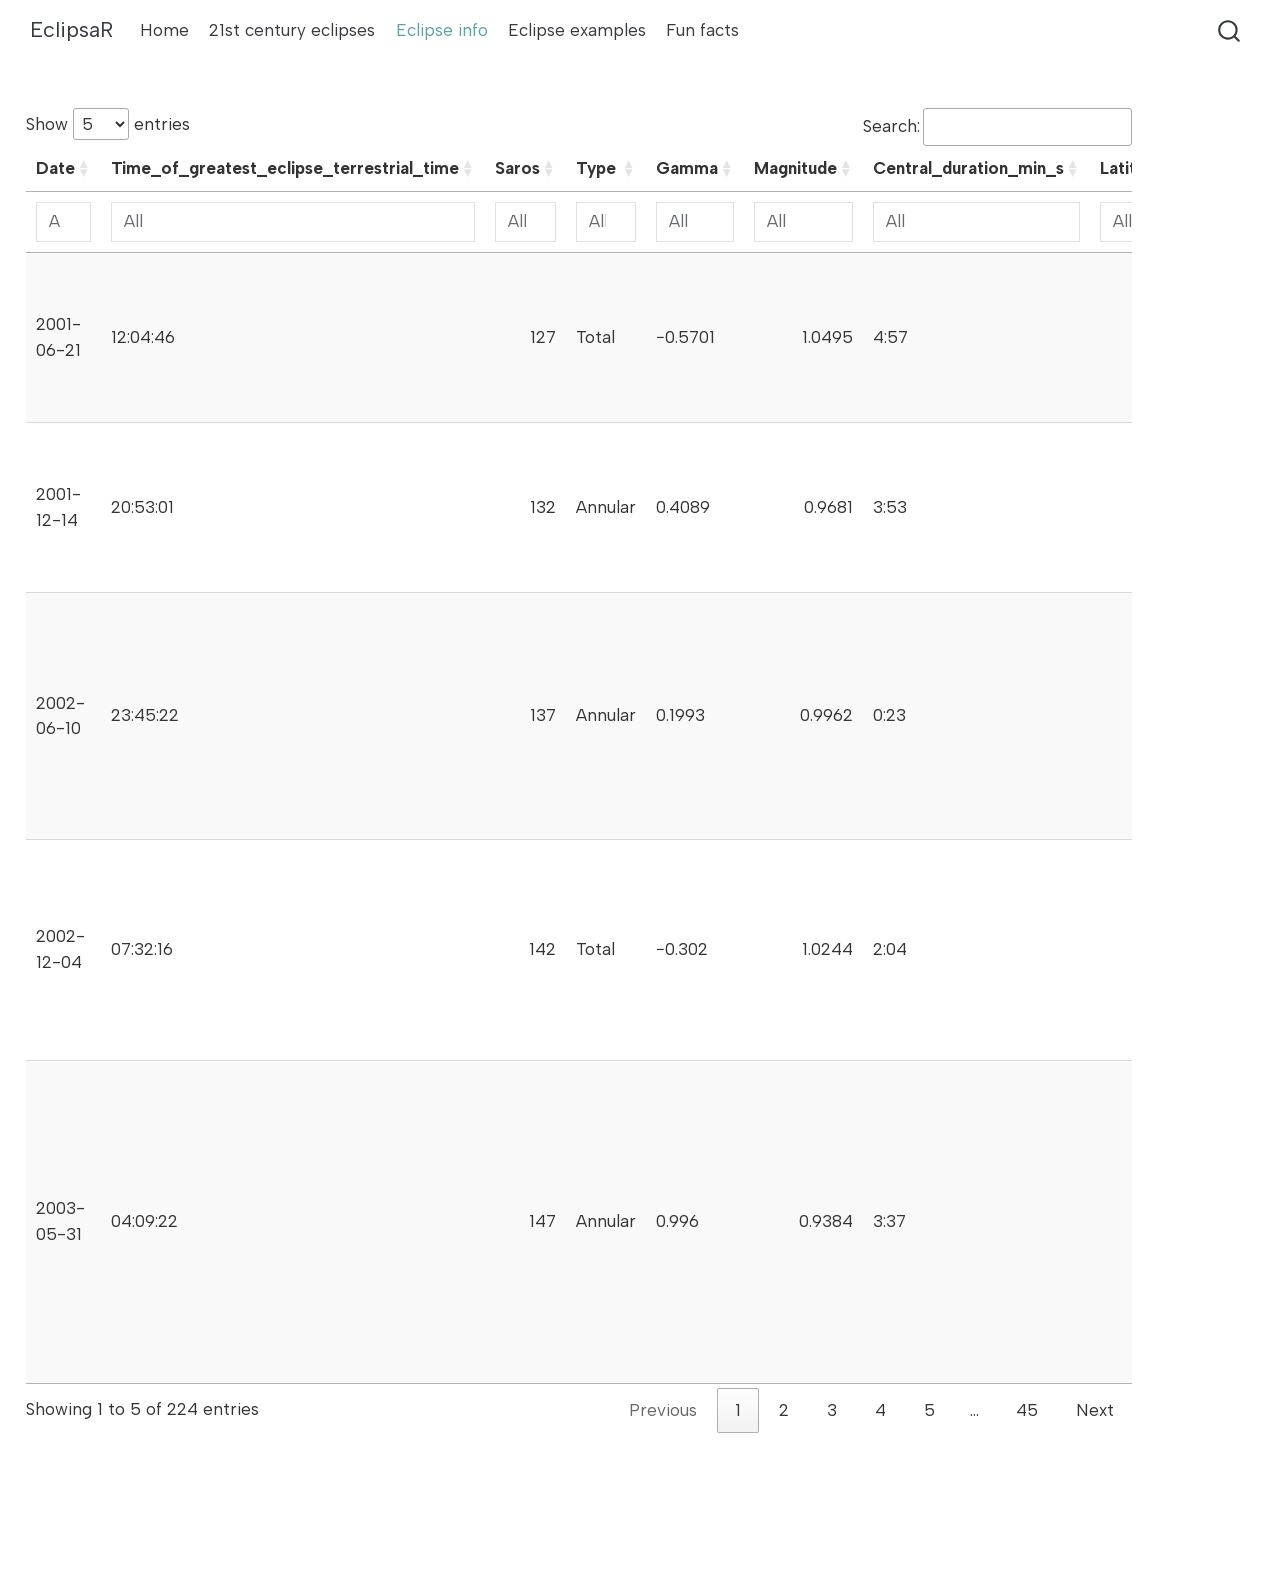
<file: interactive_table.html>
<!DOCTYPE html>
<html xmlns="http://www.w3.org/1999/xhtml" lang="en" xml:lang="en"><head>

<meta charset="utf-8">
<meta name="generator" content="quarto-1.9.38">

<meta name="viewport" content="width=device-width, initial-scale=1.0, user-scalable=yes">


<title>interactive_table – EclipsaR</title>
<style>
/* Default styles provided by pandoc.
** See https://pandoc.org/MANUAL.html#variables-for-html for config info.
*/
code{white-space: pre-wrap;}
span.smallcaps{font-variant: small-caps;}
div.columns{display: flex; gap: min(4vw, 1.5em);}
div.column{flex: auto; overflow-x: auto;}
div.hanging-indent{margin-left: 1.5em; text-indent: -1.5em;}
ul.task-list{list-style: none;}
ul.task-list li input[type="checkbox"] {
  width: 0.8em;
  margin: 0 0.8em 0.2em -1em; /* quarto-specific, see https://github.com/quarto-dev/quarto-cli/issues/4556 */ 
  vertical-align: middle;
}
</style>


<script src="site_libs/quarto-nav/quarto-nav.js"></script>
<script src="site_libs/quarto-nav/headroom.min.js"></script>
<script src="site_libs/clipboard/clipboard.min.js"></script>
<script src="site_libs/quarto-search/autocomplete.umd.js"></script>
<script src="site_libs/quarto-search/fuse.min.js"></script>
<script src="site_libs/quarto-search/quarto-search.js"></script>
<meta name="quarto:offset" content="./">
<script src="site_libs/quarto-html/quarto.js" type="module"></script>
<script src="site_libs/quarto-html/tabsets/tabsets.js" type="module"></script>
<script src="site_libs/quarto-html/popper.min.js"></script>
<script src="site_libs/quarto-html/tippy.umd.min.js"></script>
<script src="site_libs/quarto-html/anchor.min.js"></script>
<link href="site_libs/quarto-html/tippy.css" rel="stylesheet">
<link href="site_libs/quarto-html/quarto-syntax-highlighting-15634bcf2e68342d4ad2dfa704d543f6.css" rel="stylesheet" class="quarto-color-scheme" id="quarto-text-highlighting-styles">
<link href="site_libs/quarto-html/quarto-syntax-highlighting-dark-0a6b7249c26820e032cb0bd839ff02b1.css" rel="stylesheet" class="quarto-color-scheme quarto-color-alternate" id="quarto-text-highlighting-styles">
<link href="site_libs/quarto-html/quarto-syntax-highlighting-15634bcf2e68342d4ad2dfa704d543f6.css" rel="stylesheet" class="quarto-color-scheme-extra" id="quarto-text-highlighting-styles">
<script src="site_libs/bootstrap/bootstrap.min.js"></script>
<link href="site_libs/bootstrap/bootstrap-icons.css" rel="stylesheet">
<link href="site_libs/bootstrap/bootstrap-2286e7fa73a323c9ab767ca436eccc66.min.css" rel="stylesheet" append-hash="true" class="quarto-color-scheme" id="quarto-bootstrap" data-mode="light">
<link href="site_libs/bootstrap/bootstrap-dark-7b820a1d131a364be1b3ba2ea4c5c702.min.css" rel="stylesheet" append-hash="true" class="quarto-color-scheme quarto-color-alternate" id="quarto-bootstrap" data-mode="light">
<link href="site_libs/bootstrap/bootstrap-2286e7fa73a323c9ab767ca436eccc66.min.css" rel="stylesheet" append-hash="true" class="quarto-color-scheme-extra" id="quarto-bootstrap" data-mode="light">
<script id="quarto-search-options" type="application/json">{
  "location": "navbar",
  "copy-button": false,
  "collapse-after": 3,
  "panel-placement": "end",
  "type": "overlay",
  "limit": 50,
  "keyboard-shortcut": [
    "f",
    "/",
    "s"
  ],
  "show-item-context": false,
  "language": {
    "search-no-results-text": "No results",
    "search-matching-documents-text": "matching documents",
    "search-copy-link-title": "Copy link to search",
    "search-hide-matches-text": "Hide additional matches",
    "search-more-match-text": "more match in this document",
    "search-more-matches-text": "more matches in this document",
    "search-clear-button-title": "Clear",
    "search-text-placeholder": "",
    "search-detached-cancel-button-title": "Cancel",
    "search-submit-button-title": "Submit",
    "search-label": "Search"
  }
}</script>
<script src="site_libs/htmlwidgets-1.6.4/htmlwidgets.js"></script>
<link href="site_libs/datatables-css-0.0.0/datatables-crosstalk.css" rel="stylesheet">
<script src="site_libs/datatables-binding-0.34.0/datatables.js"></script>
<script src="site_libs/jquery-3.6.0/jquery-3.6.0.min.js"></script>
<link href="site_libs/dt-core-1.13.6/css/jquery.dataTables.min.css" rel="stylesheet">
<link href="site_libs/dt-core-1.13.6/css/jquery.dataTables.extra.css" rel="stylesheet">
<script src="site_libs/dt-core-1.13.6/js/jquery.dataTables.min.js"></script>
<link href="site_libs/nouislider-7.0.10/jquery.nouislider.min.css" rel="stylesheet">
<script src="site_libs/nouislider-7.0.10/jquery.nouislider.min.js"></script>
<link href="site_libs/selectize-0.12.0/selectize.bootstrap3.css" rel="stylesheet">
<script src="site_libs/selectize-0.12.0/selectize.min.js"></script>
<link href="site_libs/crosstalk-1.2.2/css/crosstalk.min.css" rel="stylesheet">
<script src="site_libs/crosstalk-1.2.2/js/crosstalk.min.js"></script>


</head>

<body class="nav-fixed quarto-light">

<div id="quarto-search-results"></div>
  <header id="quarto-header" class="headroom fixed-top">
    <nav class="navbar navbar-expand-lg " data-bs-theme="dark">
      <div class="navbar-container container-fluid">
      <div class="navbar-brand-container mx-auto">
    <a class="navbar-brand" href="./index.html">
    <span class="navbar-title">EclipsaR</span>
    </a>
  </div>
            <div id="quarto-search" class="" title="Search"></div>
          <button class="navbar-toggler" type="button" data-bs-toggle="collapse" data-bs-target="#navbarCollapse" aria-controls="navbarCollapse" role="menu" aria-expanded="false" aria-label="Toggle navigation" onclick="if (window.quartoToggleHeadroom) { window.quartoToggleHeadroom(); }">
  <span class="navbar-toggler-icon"></span>
</button>
          <div class="collapse navbar-collapse" id="navbarCollapse">
            <ul class="navbar-nav navbar-nav-scroll me-auto">
  <li class="nav-item">
    <a class="nav-link" href="./index.html"> 
<span class="menu-text">Home</span></a>
  </li>  
  <li class="nav-item">
    <a class="nav-link" href="./Map_21st_century_eclipses.html"> 
<span class="menu-text">21st century eclipses</span></a>
  </li>  
  <li class="nav-item">
    <a class="nav-link active" href="./interactive_table.html" aria-current="page"> 
<span class="menu-text">Eclipse info</span></a>
  </li>  
  <li class="nav-item">
    <a class="nav-link" href="./individual_examples.html"> 
<span class="menu-text">Eclipse examples</span></a>
  </li>  
  <li class="nav-item">
    <a class="nav-link" href="./fun_facts.html"> 
<span class="menu-text">Fun facts</span></a>
  </li>  
</ul>
          </div> <!-- /navcollapse -->
            <div class="quarto-navbar-tools">
</div>
      </div> <!-- /container-fluid -->
    </nav>
</header>
<!-- content -->
<div id="quarto-content" class="quarto-container page-columns page-rows-contents page-layout-full page-navbar">
<!-- sidebar -->
<!-- margin-sidebar -->
    
<!-- main -->
<main class="content page-columns page-full column-body" id="quarto-document-content"><header id="title-block-header" class="quarto-title-block"></header>




<div class="cell page-columns page-full">
<div class="cell-output-display column-screen-inset">
<div id="htmlwidget-a8511ea1f323249b870f" style="width:90%;height:auto;" class="datatables html-widget"></div>
<script type="application/json" data-for="htmlwidget-a8511ea1f323249b870f">{"x":{"filter":"top","vertical":false,"filterHTML":"<tr>\n  <td data-type=\"date\" style=\"vertical-align: top;\">\n    <div class=\"form-group has-feedback\" style=\"margin-bottom: auto;\">\n      <input type=\"search\" placeholder=\"All\" class=\"form-control\" style=\"width: 100%;\"/>\n      <span class=\"glyphicon glyphicon-remove-circle form-control-feedback\"><\/span>\n    <\/div>\n    <div style=\"display: none;position: absolute;width: 200px;opacity: 1\">\n      <div data-min=\"993081600000\" data-max=\"4123699200000\"><\/div>\n      <span style=\"float: left;\"><\/span>\n      <span style=\"float: right;\"><\/span>\n    <\/div>\n  <\/td>\n  <td style=\"vertical-align: top;\">\n    <div class=\"form-group has-feedback\" style=\"margin-bottom: auto;\">\n      <input type=\"search\" placeholder=\"All\" class=\"form-control\" style=\"width: 100%;\"/>\n      <span class=\"glyphicon glyphicon-remove-circle form-control-feedback\"><\/span>\n    <\/div>\n  <\/td>\n  <td data-type=\"number\" style=\"vertical-align: top;\">\n    <div class=\"form-group has-feedback\" style=\"margin-bottom: auto;\">\n      <input type=\"search\" placeholder=\"All\" class=\"form-control\" style=\"width: 100%;\"/>\n      <span class=\"glyphicon glyphicon-remove-circle form-control-feedback\"><\/span>\n    <\/div>\n    <div style=\"display: none;position: absolute;width: 200px;opacity: 1\">\n      <div data-min=\"117\" data-max=\"164\"><\/div>\n      <span style=\"float: left;\"><\/span>\n      <span style=\"float: right;\"><\/span>\n    <\/div>\n  <\/td>\n  <td data-type=\"character\" style=\"vertical-align: top;\">\n    <div class=\"form-group has-feedback\" style=\"margin-bottom: auto;\">\n      <input type=\"search\" placeholder=\"All\" class=\"form-control\" style=\"width: 100%;\"/>\n      <span class=\"glyphicon glyphicon-remove-circle form-control-feedback\"><\/span>\n    <\/div>\n  <\/td>\n  <td data-type=\"character\" style=\"vertical-align: top;\">\n    <div class=\"form-group has-feedback\" style=\"margin-bottom: auto;\">\n      <input type=\"search\" placeholder=\"All\" class=\"form-control\" style=\"width: 100%;\"/>\n      <span class=\"glyphicon glyphicon-remove-circle form-control-feedback\"><\/span>\n    <\/div>\n  <\/td>\n  <td data-type=\"number\" style=\"vertical-align: top;\">\n    <div class=\"form-group has-feedback\" style=\"margin-bottom: auto;\">\n      <input type=\"search\" placeholder=\"All\" class=\"form-control\" style=\"width: 100%;\"/>\n      <span class=\"glyphicon glyphicon-remove-circle form-control-feedback\"><\/span>\n    <\/div>\n    <div style=\"display: none;position: absolute;width: 200px;opacity: 1\">\n      <div data-min=\"0.0056\" data-max=\"1.0799\" data-scale=\"4\"><\/div>\n      <span style=\"float: left;\"><\/span>\n      <span style=\"float: right;\"><\/span>\n    <\/div>\n  <\/td>\n  <td data-type=\"character\" style=\"vertical-align: top;\">\n    <div class=\"form-group has-feedback\" style=\"margin-bottom: auto;\">\n      <input type=\"search\" placeholder=\"All\" class=\"form-control\" style=\"width: 100%;\"/>\n      <span class=\"glyphicon glyphicon-remove-circle form-control-feedback\"><\/span>\n    <\/div>\n  <\/td>\n  <td data-type=\"number\" style=\"vertical-align: top;\">\n    <div class=\"form-group has-feedback\" style=\"margin-bottom: auto;\">\n      <input type=\"search\" placeholder=\"All\" class=\"form-control\" style=\"width: 100%;\"/>\n      <span class=\"glyphicon glyphicon-remove-circle form-control-feedback\"><\/span>\n    <\/div>\n    <div style=\"display: none;position: absolute;width: 200px;opacity: 1\">\n      <div data-min=\"-87.2\" data-max=\"80.8\" data-scale=\"1\"><\/div>\n      <span style=\"float: left;\"><\/span>\n      <span style=\"float: right;\"><\/span>\n    <\/div>\n  <\/td>\n  <td data-type=\"number\" style=\"vertical-align: top;\">\n    <div class=\"form-group has-feedback\" style=\"margin-bottom: auto;\">\n      <input type=\"search\" placeholder=\"All\" class=\"form-control\" style=\"width: 100%;\"/>\n      <span class=\"glyphicon glyphicon-remove-circle form-control-feedback\"><\/span>\n    <\/div>\n    <div style=\"display: none;position: absolute;width: 200px;opacity: 1\">\n      <div data-min=\"-178.6\" data-max=\"176.3\" data-scale=\"1\"><\/div>\n      <span style=\"float: left;\"><\/span>\n      <span style=\"float: right;\"><\/span>\n    <\/div>\n  <\/td>\n  <td data-type=\"character\" style=\"vertical-align: top;\">\n    <div class=\"form-group has-feedback\" style=\"margin-bottom: auto;\">\n      <input type=\"search\" placeholder=\"All\" class=\"form-control\" style=\"width: 100%;\"/>\n      <span class=\"glyphicon glyphicon-remove-circle form-control-feedback\"><\/span>\n    <\/div>\n  <\/td>\n  <td data-type=\"character\" style=\"vertical-align: top;\">\n    <div class=\"form-group has-feedback\" style=\"margin-bottom: auto;\">\n      <input type=\"search\" placeholder=\"All\" class=\"form-control\" style=\"width: 100%;\"/>\n      <span class=\"glyphicon glyphicon-remove-circle form-control-feedback\"><\/span>\n    <\/div>\n  <\/td>\n  <td data-type=\"character\" style=\"vertical-align: top;\">\n    <div class=\"form-group has-feedback\" style=\"margin-bottom: auto;\">\n      <input type=\"search\" placeholder=\"All\" class=\"form-control\" style=\"width: 100%;\"/>\n      <span class=\"glyphicon glyphicon-remove-circle form-control-feedback\"><\/span>\n    <\/div>\n  <\/td>\n<\/tr>","data":[["2001-06-21","2001-12-14","2002-06-10","2002-12-04","2003-05-31","2003-11-23","2004-04-19","2004-10-14","2005-04-08","2005-10-03","2006-03-29","2006-09-22","2007-03-19","2007-09-11","2008-02-07","2008-08-01","2009-01-26","2009-07-22","2010-01-15","2010-07-11","2011-01-04","2011-06-01","2011-07-01","2011-11-25","2012-05-20","2012-11-13","2013-05-10","2013-11-03","2014-04-29","2014-10-23","2015-03-20","2015-09-13","2016-03-09","2016-09-01","2017-02-26","2017-08-21","2018-02-15","2018-07-13","2018-08-11","2019-01-06","2019-07-02","2019-12-26","2020-06-21","2020-12-14","2021-06-10","2021-12-04","2022-04-30","2022-10-25","2023-04-20","2023-10-14","2024-04-08","2024-10-02","2025-03-29","2025-09-21","2026-02-17","2026-08-12","2027-02-06","2027-08-02","2028-01-26","2028-07-22","2029-01-14","2029-06-12","2029-07-11","2029-12-05","2030-06-01","2030-11-25","2031-05-21","2031-11-14","2032-05-09","2032-11-03","2033-03-30","2033-09-23","2034-03-20","2034-09-12","2035-03-09","2035-09-02","2036-02-27","2036-07-23","2036-08-21","2037-01-16","2037-07-13","2038-01-05","2038-07-02","2038-12-26","2039-06-21","2039-12-15","2040-05-11","2040-11-04","2041-04-30","2041-10-25","2042-04-20","2042-10-14","2043-04-09","2043-10-03","2044-02-28","2044-08-23","2045-02-16","2045-08-12","2046-02-05","2046-08-02","2047-01-26","2047-06-23","2047-07-22","2047-12-16","2048-06-11","2048-12-05","2049-05-31","2049-11-25","2050-05-20","2050-11-14","2051-04-11","2051-10-04","2052-03-30","2052-09-22","2053-03-20","2053-09-12","2054-03-09","2054-08-03","2054-09-02","2055-01-27","2055-07-24","2056-01-16","2056-07-12","2057-01-05","2057-07-01","2057-12-26","2058-05-22","2058-06-21","2058-11-16","2059-05-11","2059-11-05","2060-04-30","2060-10-24","2061-04-20","2061-10-13","2062-03-11","2062-09-03","2063-02-28","2063-08-24","2064-02-17","2064-08-12","2065-02-05","2065-07-03","2065-08-02","2065-12-27","2066-06-22","2066-12-17","2067-06-11","2067-12-06","2068-05-31","2068-11-24","2069-04-21","2069-05-20","2069-10-15","2070-04-11","2070-10-04","2071-03-31","2071-09-23","2072-03-19","2072-09-12","2073-02-07","2073-08-03","2074-01-27","2074-07-24","2075-01-16","2075-07-13","2076-01-06","2076-06-01","2076-07-01","2076-11-26","2077-05-22","2077-11-15","2078-05-11","2078-11-04","2079-05-01","2079-10-24","2080-03-21","2080-09-13","2081-03-10","2081-09-03","2082-02-27","2082-08-24","2083-02-16","2083-07-15","2083-08-13","2084-01-07","2084-07-03","2084-12-27","2085-06-22","2085-12-16","2086-06-11","2086-12-06","2087-05-02","2087-06-01","2087-10-26","2088-04-21","2088-10-14","2089-04-10","2089-10-04","2090-03-31","2090-09-23","2091-02-18","2091-08-15","2092-02-07","2092-08-03","2093-01-27","2093-07-23","2094-01-16","2094-06-13","2094-07-12","2094-12-07","2095-06-02","2095-11-27","2096-05-22","2096-11-15","2097-05-11","2097-11-04","2098-04-01","2098-09-25","2098-10-24","2099-03-21","2099-09-14","2100-03-10","2100-09-04"],["12:04:46","20:53:01","23:45:22","07:32:16","04:09:22","22:50:22","13:35:05","03:00:23","20:36:51","10:32:47","10:12:23","11:41:16","02:32:57","12:32:24","03:56:10","10:22:12","07:59:45","02:36:25","07:07:39","19:34:38","08:51:42","21:17:18","08:39:30","06:21:24","23:53:54","22:12:55","00:26:20","12:47:36","06:04:33","21:45:39","09:46:47","06:55:19","01:58:19","09:08:02","14:54:33","18:26:40","20:52:33","03:02:16","09:47:28","01:42:38","19:24:08","05:18:53","06:41:15","16:14:39","10:43:07","07:34:38","20:42:36","11:01:20","04:17:56","18:00:41","18:18:29","18:46:13","10:48:36","19:43:04","12:13:06","17:47:06","16:00:48","10:07:50","15:08:59","02:56:40","17:13:48","04:06:13","15:37:19","15:03:58","06:29:13","06:51:37","07:16:04","21:07:31","13:26:42","05:34:13","18:02:36","13:54:31","10:18:45","16:19:28","23:05:54","01:56:46","04:46:49","10:32:06","17:25:45","09:48:55","02:40:36","13:47:11","13:32:55","01:00:10","17:12:54","16:23:46","03:43:02","19:09:02","11:52:21","01:36:22","02:17:30","02:00:42","18:57:49","03:01:49","20:24:40","01:17:02","23:56:07","17:42:39","23:06:26","10:21:13","01:33:18","10:52:31","22:36:17","23:50:12","12:58:53","15:35:27","13:59:59","05:33:48","20:42:50","13:30:53","02:10:39","21:02:14","18:31:53","23:39:10","07:08:19","09:34:09","12:33:40","18:04:02","01:09:34","17:54:05","09:57:50","22:16:45","20:21:59","09:47:52","23:40:15","01:14:35","10:39:25","00:19:35","03:23:07","19:22:16","09:18:15","10:10:00","09:24:10","02:56:49","10:32:10","04:26:16","08:54:27","07:43:30","01:22:11","07:00:23","17:46:06","09:52:26","17:33:52","05:34:17","08:39:56","19:25:48","00:23:40","20:42:26","14:03:43","03:56:39","21:32:30","10:11:09","17:53:18","04:19:56","02:36:09","07:08:57","15:01:06","17:20:28","20:10:31","08:59:20","01:55:59","17:15:23","06:44:15","03:10:32","18:36:04","06:05:44","10:07:27","17:31:22","06:50:43","11:43:01","02:46:05","17:07:56","17:56:55","16:55:44","10:50:13","18:11:21","12:20:15","16:38:09","15:23:31","09:07:31","14:47:00","01:16:21","18:06:36","00:14:23","12:34:41","17:30:23","01:50:26","09:13:48","03:21:16","22:37:48","11:07:14","05:38:55","18:04:42","01:27:14","11:46:57","10:31:49","14:48:05","22:44:42","01:15:23","03:38:08","16:56:36","09:54:40","00:34:43","15:10:20","09:59:33","03:22:16","12:32:04","18:59:03","00:22:11","13:24:35","20:05:56","10:07:40","01:02:57","01:37:14","00:36:15","18:34:31","02:01:25","20:02:31","00:31:16","10:36:11","22:54:32","16:57:53","22:28:11","08:49:20"],[127,132,137,142,147,152,119,124,129,134,139,144,149,154,121,126,131,136,141,146,151,118,156,123,128,133,138,143,148,153,120,125,130,135,140,145,150,117,155,122,127,132,137,142,147,152,119,124,129,134,139,144,149,154,121,126,131,136,141,146,151,118,156,123,128,133,138,143,148,153,120,125,130,135,140,145,150,117,155,122,127,132,137,142,147,152,119,124,129,134,139,144,149,154,121,126,131,136,141,146,151,118,156,123,128,133,138,143,148,153,120,125,130,135,140,145,150,117,155,122,127,132,137,142,147,152,119,157,124,129,134,139,144,149,154,121,126,131,136,141,146,151,118,156,123,128,133,138,143,148,153,120,158,125,130,135,140,145,150,155,122,127,132,137,142,147,152,119,157,124,129,134,139,144,149,154,121,126,131,136,141,146,151,118,156,123,128,133,138,143,148,153,120,158,125,130,135,140,145,150,155,122,127,132,137,142,147,152,119,157,124,129,134,139,144,149,154,121,126,164,131,136,141,146],["Total","Annular","Annular","Total","Annular","Total","Partial","Partial","Hybrid","Annular","Total","Annular","Partial","Partial","Annular","Total","Annular","Total","Annular","Total","Partial","Partial","Partial","Partial","Annular","Total","Annular","Hybrid","Annular","Partial","Total","Partial","Total","Annular","Annular","Total","Partial","Partial","Partial","Partial","Total","Annular","Annular","Total","Annular","Total","Partial","Partial","Hybrid","Annular","Total","Annular","Partial","Partial","Annular","Total","Annular","Total","Annular","Total","Partial","Partial","Partial","Partial","Annular","Total","Annular","Hybrid","Annular","Partial","Total","Partial","Total","Annular","Annular","Total","Partial","Partial","Partial","Partial","Total","Annular","Annular","Total","Annular","Total","Partial","Partial","Total","Annular","Total","Annular","Total","Annular","Annular","Total","Annular","Total","Annular","Total","Partial","Partial","Partial","Partial","Annular","Total","Annular","Hybrid","Hybrid","Partial","Partial","Partial","Total","Annular","Annular","Total","Partial","Partial","Partial","Partial","Total","Annular","Annular","Total","Annular","Total","Partial","Partial","Partial","Total","Annular","Total","Annular","Total","Annular","Partial","Partial","Annular","Total","Annular","Total","Partial","Partial","Partial","Partial","Annular","Total","Annular","Hybrid","Total","Partial","Partial","Partial","Partial","Total","Annular","Annular","Total","Partial","Total","Partial","Total","Annular","Annular","Total","Annular","Total","Partial","Partial","Partial","Total","Annular","Total","Annular","Total","Annular","Partial","Partial","Annular","Total","Annular","Total","Partial","Partial","Partial","Partial","Annular","Total","Annular","Annular","Total","Partial","Partial","Partial","Partial","Total","Annular","Annular","Total","Partial","Total","Partial","Total","Annular","Annular","Total","Annular","Total","Partial","Partial","Partial","Total","Annular","Total","Annular","Total","Annular","Partial","Partial","Partial","Annular","Total","Annular","Total"],["−0.5701","0.4089","0.1993","−0.302","0.996","−0.9638","−1.1335","1.0348","−0.3473","0.3306","0.3843","−0.4062","1.0728","−1.1255","−0.957","0.8307","−0.282","0.0698","0.4002","−0.6788","1.0627","1.213","−1.4917","−1.0536","0.4828","−0.3719","−0.2694","0.3272","−1.00001","1.0908","0.9454","−1.1004","0.2609","−0.333","−0.4578","0.4367","−1.2116","−1.3542","1.1476","1.1417","−0.6466","0.4135","0.1209","−0.2939","0.9152","−0.9526","−1.1901","1.0701","−0.3952","0.3753","0.3431","−0.3509","1.0405","−1.0651","−0.9743","0.8977","−0.2952","0.1421","0.3901","−0.6056","1.0553","1.2943","−1.4191","−1.0609","0.5626","−0.3867","−0.197","0.3078","−0.9375","1.0643","0.9778","−1.1583","0.2894","−0.3936","−0.4368","0.3727","−1.1942","−1.425","1.0825","1.1477","−0.7246","0.4169","0.0398","−0.2881","0.8312","−0.9458","−1.2529","1.0993","−0.4492","0.4133","0.2956","−0.303","1.0031","1.0102","−0.9954","0.9613","−0.3125","0.2116","0.3765","−0.535","1.045","1.3766","−1.3477","−1.0661","0.6468","−0.3973","−0.1187","0.2943","−0.8688","1.0447","1.0169","−1.2094","0.3238","−0.448","−0.4089","0.314","−1.1711","−1.4941","1.0215","1.155","−0.8012","0.4199","−0.0426","−0.2837","0.7455","−0.9405","−1.3194","1.4869","1.1224","−0.508","0.4454","0.2422","−0.2625","0.9578","−0.9639","−1.0238","1.0191","−0.336","0.2771","0.3597","−0.4652","1.0336","1.4619","−1.2759","−1.0688","0.733","−0.4043","−0.0387","0.2845","−0.797","1.0299","1.0624","−1.4852","−1.2524","0.3652","−0.495","−0.3739","0.262","−1.1405","0.9655","1.1651","−0.8763","0.4251","−0.1242","−0.2799","0.6583","−0.9373","−1.3897","1.4005","1.1401","−0.5725","0.4705","0.1838","−0.2285","0.9081","−0.9243","−1.0578","1.0723","−0.3653","0.3378","0.3361","−0.4004","1.017","1.5465","−1.2064","−1.0715","0.8208","−0.4094","0.0452","0.2786","−0.7215","1.0194","1.1139","−1.4186","−1.2882","0.4135","−0.5349","−0.3319","0.2167","−1.1028","0.9157","1.1779","−0.949","0.4322","−0.2044","−0.2737","0.5717","−0.9333","−1.4613","1.3150","1.1547","−0.6396","0.4903","0.1196","−0.20","0.8516","−0.8926","−1.1005","1.14","−1.5407","−0.4016","0.3942","0.3077","−0.3384"],[1.0495,0.9681,0.9962,1.0244,0.9384,1.0379,0.7367,0.9282,1.0074,0.9576,1.0515,0.9352,0.8756,0.7507,0.965,1.0394,0.9282,1.0799,0.919,1.058,0.8576,0.601,0.09710000000000001,0.9046999999999999,0.9439,1.05,0.9544,1.0159,0.9868,0.8114,1.0445,0.7875,1.045,0.9736,0.9922,1.0306,0.5991,0.3365,0.7368,0.7145,1.0459,0.9701,0.994,1.0254,0.9435,1.0367,0.6395999999999999,0.8623,1.0132,0.952,1.0566,0.9326,0.9376,0.855,0.963,1.0386,0.9281,1.079,0.9208,1.056,0.8714,0.4576,0.2303,0.8911,0.9443,1.0468,0.9589,1.0106,0.9957,0.8554,1.0462,0.6889999999999999,1.0458,0.9736,0.9919,1.032,0.6286,0.1991,0.8622,0.7049,1.0413,0.9728,0.9911,1.0268,0.9454,1.0356,0.5306,0.8074,1.0189,0.9467,1.0614,0.93,1.0095,0.9497,0.96,1.0364,0.9285,1.0774,0.9232,1.0531,0.8907,0.3129,0.3604,0.8816000000000001,0.9441000000000001,1.044,0.9631,1.0057,1.0038,0.8874,0.9849,0.6024,1.0466,0.9734,0.9919,1.0328,0.6677999999999999,0.0655,0.9792999999999999,0.6932,1.0359,0.9759,0.9878,1.0287,0.9464,1.0348,0.4141,0.126,0.7644,1.0242,0.9417,1.066,0.9277,1.0475,0.9469,0.9331,0.9749,0.9293,1.075,0.9262,1.0495,0.9123,0.1638,0.4903,0.8769,0.9435,1.0416,0.967,1.0011,1.011,0.9109,0.8992,0.08790000000000001,0.5298,1.0472,0.9731,0.9919,1.0333,0.7199,1.0558,0.6768,1.0294,0.9798,0.9838,1.0311,0.9467,1.0342,0.2897,0.2746,0.7315,1.029,0.9371,1.0701,0.9255,1.0512,0.9484,0.8734,0.8743,0.9304,1.072,0.9298,1.0452,0.9433,0.0168,0.6146,0.8723,0.9421,1.0396,0.9704,0.9971,1.0174,0.9271,0.8011,0.2146,0.4696,1.0474,0.9727,0.9919,1.0333,0.7843,1.0562,0.6558,1.0216,0.984,0.9794,1.034,0.9463,1.0342,0.1618,0.4224,0.7046,1.0332,0.9330000000000001,1.0737,0.9237,1.0538,0.9494,0.7984,0.7871,0.0056,0.93,1.0684,0.9338,1.0402],["4:57","3:53","0:23","2:04","3:37","1:57","—","—","0:42","4:32","4:07","7:09","—","—","2:12","2:27","7:54","6:39","11:08","5:20","—","—","—","—","5:46","4:02","6:03","1:40","—","—","2:47","—","4:09","3:06","0:44","2:40","—","—","—","—","4:33","3:40","0:38","2:10","3:51","1:54","—","—","1:16","5:17","4:28","7:25","—","—","2:20","2:18","7:51","6:23","10:27","5:10","—","—","—","—","5:21","3:44","5:26","1:08","0:22","—","2:37","—","4:09","2:58","0:48","2:54","—","—","—","—","3:58","3:18","1:00","2:18","4:05","1:51","—","—","1:51","6:07","4:51","7:44","—","—","2:27","2:04","7:47","6:06","9:42","4:51","—","—","—","—","4:58","3:28","4:45","0:38","0:21","—","—","—","4:08","2:51","0:50","3:04","—","—","—","—","3:17","2:52","1:26","2:29","4:23","1:50","—","—","—","2:23","7:00","5:15","8:06","2:37","3:41","—","—","7:41","5:49","8:56","4:28","—","—","—","—","4:40","3:14","4:05","0:08","1:06","—","—","—","—","4:04","2:44","0:52","3:11","—","3:13","—","2:29","2:21","1:57","2:42","4:45","1:49","—","—","—","2:54","7:54","5:40","8:29","2:55","3:39","—","—","7:36","5:33","8:12","4:01","—","—","—","—","4:25","3:04","3:29","0:19","1:48","—","—","—","—","3:58","2:38","0:53","3:14","—","3:36","—","1:38","1:48","2:31","2:58","5:11","1:51","—","—","—","3:18","8:47","6:07","8:53","3:10","3:36","—","—","—","7:32","5:18","7:29","3:32"],[-11.3,0.6,34.5,-39.5,66.59999999999999,-72.7,-61.6,61.2,-10.6,12.9,23.2,-20.6,61,-61,-67.59999999999999,65.7,-34.1,24.2,1.6,-19.7,64.7,67.8,-65.2,-68.59999999999999,49.1,-40,2.2,3.5,-70.59999999999999,71.2,64.40000000000001,-72.09999999999999,10.1,-10.7,-34.7,37,-71,-67.90000000000001,70.40000000000001,67.40000000000001,-17.4,1,30.5,-40.3,80.8,-76.8,-62.1,61.6,-9.6,11.4,25.3,-22,61.1,-60.9,-64.7,65.2,-31.3,25.5,3,-15.6,63.7,66.8,-64.3,-67.5,56.5,-43.6,8.9,-0.6,-51.3,70.40000000000001,71.3,-72.2,16.1,-18.2,-29,29.1,-71.59999999999999,-68.90000000000001,71.09999999999999,68.5,-24.8,2.1,25.4,-40.3,78.90000000000001,-80.90000000000001,-62.8,62.2,-9.6,9.9,27,-23.7,61.3,-61,-62.2,64.3,-28.3,25.9,4.8,-12.7,62.9,65.8,-63.4,-66.40000000000001,63.7,-46.1,15.3,-3.8,-40.1,69.5,71.59999999999999,-72,22.4,-25.7,-23,21.5,-72,-69.8,71.7,69.5,-33.3,3.9,19.4,-39.2,71.5,-84.90000000000001,-63.5,65.90000000000001,62.9,-10.7,8.699999999999999,28,-25.8,64.5,-62.1,-61,61.3,-25.2,25.6,7,-10.9,62.2,64.8,-62.7,-65.40000000000001,70.09999999999999,-47.4,21,-6,-31,68.5,71,-68.8,-71.59999999999999,29.1,-32.8,-16.7,14.2,-72.2,69.8,70.5,-43.2,6.6,12.8,-37.2,63.1,-87.2,-64.40000000000001,67,63.7,-13.1,7.8,28.1,-27.8,66.2,-63.4,-60.9,61.1,-22.4,24.6,9.4,-10.3,61.6,64,-62.1,-64.40000000000001,75,-47.3,26.2,-7.3,-23.2,67.40000000000001,70.3,-67.8,-71,36,-39.7,-10.2,7.4,-72.09999999999999,60.7,71.2,-55.6,9.9,5.6,-34.1,54.6,-84.8,-65.3,68,64.7,-16.7,7.2,27.3,-29.7,67.40000000000001,-65.8,-61,61.1,-61.8,-20,23.4,12,-10.5],[2.7,-130.7,-178.6,59.6,-24.5,88.40000000000001,44.3,-153.7,-119,28.7,16.7,-9.1,55.5,-90.2,-150.5,72.3,70.2,144.1,69.3,-121.9,20.8,46.8,28.6,-82.40000000000001,176.3,-161.3,175.5,-11.7,131.3,-97.2,-6.6,-2.3,148.8,37.8,-31.2,-87.7,0.6,127.4,174.5,153.6,-109,102.3,79.7,-67.90000000000001,-66.8,-46.2,-71.5,77.40000000000001,125.8,-83.09999999999999,-104.1,-114.5,-77.09999999999999,153.5,86.8,-25.2,-48.5,33.2,-51.5,126.7,-114.2,-66.2,-85.59999999999999,135.7,80.09999999999999,71.2,71.7,-137.6,-7.1,132.6,-155.8,-121.2,22.2,-72.59999999999999,-154.9,158,-131.4,3.6,47,20.8,139.1,-25.4,-21.9,164,-102.1,172.8,174.4,-53.4,12.2,162.9,137.3,137.8,152,35.3,-25.6,-120.4,-166.2,-78.5,-171.4,15.2,111.7,-178,160.2,-6.6,-11.5,-56.4,-29.9,95.2,-123.7,1,32.2,117.7,-102.5,175,83,41.7,97.90000000000001,-121.3,-82.3,-112.2,25.8,-153.5,-123.7,35.2,-176.2,21.8,61.1,9.9,174.2,-100.4,47.1,20.9,28.1,59.2,-54.4,-147.1,150.3,77.7,168.4,69.7,-96,-21.9,71.90000000000001,46.5,-149.2,-96.40000000000001,175.8,-130.2,-32.4,123.2,-131.1,-101.3,-69.90000000000001,-5.5,135.1,60.4,-37,-76.7,-30.4,102,114.9,-89.40000000000001,78.8,133.7,-94.09999999999999,95.2,-173.7,-51.2,-98.09999999999999,40.1,148.3,-70.8,-93.7,-83.3,-46.3,-160.6,85.90000000000001,25.8,-36.7,53.6,-47.1,151.8,-154.1,-37.7,-67.5,68.5,-169.1,47.7,131.3,-160.8,12.5,96.2,127.6,165.4,-130.5,15.1,-56,-154.8,162.8,-156.3,-40.5,-17.8,150.5,-48.7,30.3,136.4,1.3,-10.6,-163.6,152.8,-95,37.2,169.8,153.4,163.3,-149.5,86.8,-38.1,-101,-95.5,-149,-62.8,-162.4,39],["200","126","13","87","—","495","—","—","27","162","184","261","—","—","444","237","280","258","333","259","—","—","—","—","237","179","173","58","—","—","463","—","155","100","31","115","—","—","—","—","201","118","21","90","527","419","—","—","49","187","198","266","—","—","616","294","282","258","323","230","—","—","—","—","250","169","152","38","44","—","781","—","159","102","31","116","—","—","—","—","201","107","31","95","365","380","—","—","72","213","210","273","—","—","—","453","281","256","310","206","—","—","—","—","272","160","134","21","27","—","—","—","164","106","31","116","—","—","—","—","202","95","43","102","298","355","—","—","—","95","238","222","281","559","743","—","—","280","252","295","184","—","—","—","—","309","152","119","4","63","—","—","—","—","168","110","31","116","—","732","—","206","79","58","110","262","340","—","—","—","119","262","232","287","406","495","—","—","277","247","277","163","—","—","—","—","377","146","106","10","86","—","—","—","—","173","115","30","115","—","463","—","236","62","75","119","241","329","—","—","—","145","285","241","294","339","411","—","—","—","275","241","257","142"],["120","78","8.1","54","—","308","—","—","17","101","114","162","—","—","276","147","170","160","207","161","—","—","—","—","147","111","107","36","—","—","288","—","96","62","19","71","—","—","—","—","125","73","13","56","327","260","—","—","30","116","123","165","—","—","383","183","175","160","201","140","—","—","—","—","160","105","94","24","27","—","485","—","99","63","19","72","—","—","—","—","125","66","19","59","227","240","—","—","45","132","130","170","—","—","—","281","175","159","190","128","—","—","—","—","169","99","83","13","17","—","—","—","102","66","19","72","—","—","—","—","126","59","27","63","185","221","—","—","—","59","148","138","175","347","462","—","—","170","157","183","114","—","—","—","—","192","94","74","2.5","39","—","—","—","—","104","68","19","72","—","455","—","128","49","36","68","163","210","—","—","—","74","163","144","178","252","308","—","—","172","153","172","101","—","—","—","—","234","91","66","6.2","53","—","—","—","—","107","71","19","71","—","288","—","147","39","47","74","150","204","—","—","—","90","177","150","183","211","255","—","—","—","171","150","160","88"],["Total: Angola, Zambia, Zimbabwe, Mozambique and MadagascarPartial: Eastern South America, Africa","Annular: Nicaragua and Costa RicaPartial: North and Central America, northwestern South America, Hawaii","Annular: Indonesia, Kayangel Atoll, the Northern Mariana Islands, Jalisco, MexicoPartial: Eastern Asia, Northeastern Australia, North America, Hawaii","Total: Angola, Botswana, Zimbabwe, South Africa, Mozambique and South AustraliaPartial: Africa, Antarctica, Indonesia, Australia","Annular: Greenland, Iceland, northeastern Scotland, Faroe Islands, Shetland IslandsPartial: Eastern Europe, North Asia, West Asia, Middle East, Alaska, Greenland, northwestern Canada","Total: East AntarcticaPartial: Australia, New Zealand, Antarctica, southern Chile and Argentina","Partial: Antarctica, Southern Africa","Partial: Eastern Russia, Mongolia, northeastern China, Korea, Japan, Hawaii, western Alaska","Total: NoneAnnular: Bounty Islands, Southeastern French Polynesia, Panama, Colombia, VenezuelaPartial: New Zealand, Oceania, West Antarctica, Mexico, Central America, Caribbean, Western South America","Annular: Portugal, Spain, Algeria, Tunisia, Libya, Chad, Sudan, Ethiopia, Kenya and SomaliaPartial: Europe, Africa, Middle East, South Asia","Total: Brazil, Ghana, Togo, Benin, Nigeria, Niger, Libya, northwest Egypt, Turkey, Georgia, southwestern Russia and KazakhstanPartial: Eastern South America, North Africa, Central Africa, Europe, Middle East, Central Asia, South Asia","Annular: Guyana, Suriname and French GuianaPartial: South America, West Africa, Southern Africa, Antarctic Peninsula, East Antarctica","Partial: Northeastern Europe, Asia, Alaska","Partial: Central and Southern South America, Antarctic Peninsula, East Antarctica","Annular: West AntarcticaPartial: Antarctica, Southeastern Australia, New Zealand, Oceania","Total: Nunavut, Northern Greenland, Central Russia, Western Mongolia, Western ChinaPartial: Northern Canada, Greenland, Europe, Asia","Annular: Cocos Islands, Southern Sumatra, Western Java, BorneoPartial: Southern Africa, East Antarctica, Southeast Asia, Philippines, Australia","Total: Pakistan, India, Nepal, Bhutan, Bangladesh, Myanmar, China, Northern Ryukyu IslandsPartial: Southeast Asia, East Asia, Northern Oceania, Hawaii","Annular: Central African Republic, Democratic Republic of the Congo, Uganda, Maldives, southeastern India, Pakistan,  Sri Lanka, Myanmar, central ChinaPartial: Africa, Southeastern Europe, Middle East, Asia","Total: Southern Chile and Argentina, Southeastern PolynesiaPartial: Southwestern South America, French Polynesia, Hawaii","Partial: Europe, Northern Africa, Central Asia, Middle East","Partial: Northeast Asia, Alaska, Northern Canada, Greenland, Northern Scandinavia, Iceland","Partial: Southern Indian Ocean near Antarctica","Partial: Southwestern South Africa, Antarctica, Tasmania, New Zealand","Annular: Southern China, Hong Kong, Macau, Japan, Oregon, California, Nevada,  Utah, Arizona, New Mexico, TexasPartial: East Asia, Hawaii, Western North America","Total: Northern AustraliaPartial: Australia, New Zealand, Oceania, West Antarctica, Antarctic Peninsula, Southern South America","Annular: Western Australia, Northern Territory and Queensland, Australia,  Louisiade Archipelago, Solomon Islands, KiribatiPartial: Indonesia, Australia, New Zealand, Oceania, Hawaii","Total: Gabon, Republic of the Congo, Democratic Republic of the Congo, Uganda, Kenya, EthiopiaPartial: Eastern North America, Caribbean, Eastern South America, Southern Europe, Africa, Middle East","Annular: Western Wilkes LandPartial: Australia, East Antarctica","Partial: Eastern Russia and North America","Total: Faroe Islands, Svalbard, North PolePartial: Greenland, Europe, North Africa, Central Asia, Western Russia","Partial: Southern Africa, East Antarctica","Total: Indonesia, Micronesia, Marshall IslandsPartial: Southeast Asia, East Asia, Alaska, Northwestern Australia, Hawaii","Annular: Gabon, Congo, Democratic Republic of the Congo, Tanzania, Mozambique, Madagascar, RéunionPartial: Africa, Antarctica","Annular: Southern Chile and Argentina, Angola, Southwestern KatangaPartial: Southern South America, Southern and Western Africa, Antarctica","Total: Oregon, Idaho, Wyoming, Nebraska, Kansas, Missouri, Illinois, Kentucky, Tennessee, North Carolina, Georgia, South Carolina, Virginia, WisconsinPartial: Northeast Asia, Hawaii, North America, Central America, Caribbean, Northern South America, Western Europe, West Africa","Partial: Antarctica, Southern South America","Partial: Antarctica, Southern Australia, Tasmania, Stewart Island","Partial: Northeastern Canada, Greenland, Northern Europe, Northern Asia","Partial: Northeast Asia, Southwestern Alaska","Total: Pitcairn Islands, Tuamotu Archipelago, Central Chile and ArgentinaPartial: Eastern Oceania, South America, Southern Central America","Annular: Saudi Arabia, Qatar, United Arab Emirates, Oman, Southern India, Sri Lanka, Malaysia, Indonesia, Singapore, Northern Mariana Islands, GuamPartial: East Africa, Asia, Northern Australia","Annular: Democratic Republic of the Congo, South Sudan, Ethiopia, Eritrea, Yemen, Saudi Arabia, Oman, Pakistan, Northern India, Tibet, southern China, TaiwanPartial: Africa, Southeast Europe, Asia, Northern Australia","Total: Southern Chile and ArgentinaPartial: Central and Southern South America, Southern Africa, Antarctica","Annular: Ontario, Nunavut, Greenland, North Pole, Russian Far EastPartial: Northern North America, Europe, North Asia","Total: AntarcticaPartial: Southern Africa, Antarctica, Tasmania","Partial: Southern and Central South America, Antarctica","Partial: Europe, Central Asia, West Asia, South Asia, Northeast Africa","Total: Western Australia, East Timor, IndonesiaPartial: Antarctica, Australia, Oceania, Southeast Asia","Annular: Oregon, California, Nevada, Idaho, Utah, Arizona, Colorado, New Mexico, Texas, Yucatán Peninsula, Belize, Honduras, Nicaragua, Costa Rica, Panama, Colombia, BrazilPartial: North America, Central America, Caribbean, South America","Total: Mexico, Texas, Oklahoma, Arkansas, Missouri, Illinois, Indiana, Ohio, Pennsylvania, New York, Vermont, New Hampshire, Maine, Eastern CanadaPartial: Eastern Oceania, Hawaii, North America, Central America, Caribbean, Iceland, British Isles","Annular: Easter Island, Southern Chile, Southern ArgentinaPartial: Hawaii, Eastern Oceania, Southern and Central South America, Antarctica","Partial: Northeastern United States, Eastern Canada, Greenland, Europe, Northwest Africa, Northern Russia","Partial: Oceania, New Zealand, Antarctica","Annular: AntarcticaPartial: Southern Argentina and Chile, Southern Africa, Antarctica","Total: Greenland, Iceland, Spain, Northeastern PortugalPartial: Northern North America, Europe, West Africa","Annular: Chile, Argentina, AtlanticPartial: South America, Antarctica, West and South Africa","Total: Morocco, Spain, Algeria, Tunisia, Libya, Egypt, Saudi Arabia, Yemen, SomaliaPartial: Africa, Europe, Middle East, South Asia, Southeast Asia","Annular: Ecuador, Peru, Colombia, Brazil, French Guiana, Portugal, SpainPartial: Central and Northern South America, Central America, Caribbean, Eastern North America, Western Europe, West Africa","Total: Australia, New ZealandPartial: Southeast Asia, Australia, Oceania","Partial: North America, Central America","Partial: Northern and Central Europe, Northern Russia, Greenland, Alaska, Northwestern Canada","Partial: Southern Chile and Argentina","Partial: Extreme Southern Argentina and Chile, Antarctica","Annular: Algeria, Tunisia, Libya, Malta, Greece, Turkey, Bulgaria, Ukraine, Russia, Kazakhstan, China, JapanPartial: North Africa, Europe, Asia, Alaska, Northern Canada","Total: Namibia, Botswana, South Africa, Lesotho, AustraliaPartial: Central Africa, Southern Africa, Antarctica, Australia, Indonesia","Annular: Angola, Zambia, Democratic Republic of the Congo, Tanzania, India, Sri Lanka, Andaman and Nicobar Islands, Thailand, Malaysia, IndonesiaPartial: Africa, Middle East, South Asia, Southeast Asia, Australia","Annular: PanamaPartial: Oceania, Hawaii, Southern North America, Central America, Caribbean, Northwestern South America","Annular: NonePartial: Southern South America, Southern Africa","Partial: Asia, Eastern Europe","Total: Russian Far East, AlaskaPartial: Eastern Russia, Hawaii, North America, Greenland, Iceland","Partial: Southern South America, Antarctica","Total: Nigeria, Cameroon, Chad, Sudan, Egypt, Saudi Arabia, Kuwait, Iran, Afghanistan, Pakistan, India, ChinaPartial: Eastern Brazil, Africa, Europe, Middle East, Central Asia, South Asia","Annular: Chile, Bolivia, Argentina, Paraguay, BrazilPartial: Central America, Caribbean, South America, Antarctica","Annular: New ZealandPartial: Australia, Oceania, Antarctica, Central Mexico","Total: Northern China, North Korea, JapanPartial: Asia, Northern Oceania, Hawaii, Alaska, Western United States","Partial: Antarctica, Southeastern Australia, New Zealand","Partial: Northern East Antarctica","Partial: Russian Far East, Alaska, Canada, Greenland, Western Europe, Northwest Africa","Partial: Europe, North Africa, the Middle East, Central Asia","Total: Australia and New ZealandPartial: Indonesia, Australia, Oceania","Annular: Cuba, Haiti, Dominican Republic, Saint Lucia, Saint Vincent and the Grenadines, Barbados, Liberia, Côte d'Ivoire, Ghana, Togo, Benin, Nigeria, Niger, Chad, Libya, Sudan, EgyptPartial: Eastern North America, Central America, Caribbean, Northern South America, Europe, Africa","Annular: Colombia, Venezuela, Grenada, Barbados, Western Sahara, Mauritania, Mali, Algeria, Niger, Chad, Sudan, South Sudan, Ethiopia, Kenya, SomaliaPartial: Eastern North America, Central America, Caribbean, Northern South America, Africa, Western Europe, Middle East","Total: Australia, New ZealandPartial: Southeast Asia, Australia, Antarctica, Oceania","Annular: Alaska, Northern Canada, Greenland, Norway, Sweden, Finland, Estonia, Latvia, Lithuania, Western Russia, BelarusPartial: Hawaii, North America, Europe, Northwest Africa, Northern Russia","Total: AntarcticaPartial: Extreme Southern South America, Southern South Africa, Antarctica","Partial: Australia, New Zealand, Oceania, Antarctica","Partial: North America, Central America, Caribbean, Northern South America","Total: Angola, Democratic Republic of the Congo, Uganda, Kenya, SomaliaPartial: Eastern South America, Africa, Antarctica, Middle East, South Asia","Annular: Mongolia, Northeastern China, North Korea, Japan, Marshall Islands, KiribatiPartial: East Asia, Southeast Asia, Northeastern Australia, Oceania, Hawaii","Total: Western Indonesia, Eastern Malaysia, Brunei, PhilippinesPartial: South Asia, Southeast Asia, Northern Australia, East Asia, Northeast Asia, Hawaii, Northwestern North America","Annular: Andaman and Nicobar Islands, Thailand, Malaysia, Indonesia, East Timor, Australia, New ZealandPartial: Southeast Asia, Australia, Oceania, Antarctica","Total: Russian Far EastPartial: Eastern Russia, Alaska, Hawaii, Canada, Northwestern United States, Greenland, Iceland","Annular: NonePartial: Madagascar, Antarctica, Southwestern Australia","Annular: NonePartial: Antarctica, South America","Total: Greenland, Nunavut, Northwest Territories, British Columbia, Alberta, Saskatchewan, Montana, North Dakota, South DakotaPartial: Northern Russia, Alaska, Western Canada, Western United States, Hawaii","Annular: New Zealand, Cook Islands, French Polynesia, KiribatiPartial: Australia, Antarctica, Oceania, Hawaii, Southwestern North America","Total: California, Nevada, Utah, Colorado, Kansas, Oklahoma, Texas, Arkansas, Louisiana, Mississippi, Alabama, Georgia, Florida, Bahamas, Turks and Caicos Islands, Dominican Republic, Haiti, Venezuela, Trinidad and Tobago, Guyana, Suriname, French Guiana, BrazilPartial: Russian Far East, Hawaii, North America, Central America, Caribbean, Northern and Central South America, West Africa","Annular: Eastern Indonesia, Papua New Guinea, Solomon Islands, Kiribati, Hawaii, California, Oregon, Nevada, IdahoPartial: Indonesia, Philippines, Japan, Australia, Oceania, Western North America","Total: Eastern Brazil, Angola, Namibian Panhandle, Botswana, South Africa, Eswatini, Southern Mozambique, Kerguelen IslandsPartial: Eastern South America, Africa, East Antarctica","Partial: East Asia, Southeast Asia, Southwestern Alaska","Partial: Northern Canada, Northern Alaska, Northern Greenland, Northeast Asia","Partial: Southeastern Australia, New Zealand","Partial: Antarctica, Southern Chile and Argentina","Annular: Colorado, Kansas, Nebraska, Missouri, Iowa, Minnesota, Illinois, Wisconsin, Michigan, Eastern Canada, Greenland, Iceland, Faroe Islands, Norway, Sweden, Estonia, Latvia, Lithuania, Belarus, Western Russia, Ukraine, Kazakhstan, Uzbekistan, Turkmenistan, Tajikistan, Afghanistan, PakistanPartial: North America, Central America, Caribbean, Europe, North Africa, Middle East, Central Asia","Total: Chile, Argentina, Namibia, BotswanaPartial: Southern and Central South America, Antarctica, Southern Africa","Annular: Peru, Ecuador, Colombia, Brazil, Venezuela, Guyana, Suriname, Cape Verde, Senegal, Gambia, Mali, Guinea, Burkina Faso, Côte d'Ivoire, Ghana, Togo, Benin, Nigeria, Cameroon, Congo, Democratic Republic of the Congo, Burundi, TanzaniaPartial: Central America, Caribbean, Northern and Central South America, Southeastern United States, Africa, Southern Europe, Middle East","Total: IndonesiaAnnular: Saudi Arabia, Yemen, MicronesiaPartial: East Africa, Middle East, Central Asia, South Asia, Southeast Asia, Australia","Hybrid: NonePartial: New Zealand, Eastern Oceania, Western South America","Partial: Northeastern United States, Eastern Canada, Greenland, Europe, West Africa, North Africa","Partial: Asia, Alaska, Western Canada","Partial: Southeastern Australia, New Zealand, Antarctica","Total: Central Mexico, Southern Texas, Louisiana, Alabama, Florida, Georgia, South CarolinaPartial: Hawaii, North America, Central America, Caribbean, Northern South America","Annular: Southern Indonesia, East Timor, Northern Queensland, New CaledoniaPartial: Australia, Indonesia, Philippines, Oceania, Antarctica","Annular: Southern IndonesiaPartial: Southern Africa, Southeast Asia, Australia, Antarctica","Total: Spain, Morocco, Algeria, Tunisia, Libya, Egypt, Saudi Arabia, Yemen, Maldives, Western IndonesiaPartial: North and Central Africa, Europe, Middle East, Central Asia, South Asia, Southeast Asia","Partial: Antarctica, South Africa, Southern Madagascar","Partial: Antarctica","Partial: Northeast Asia, Alaska, Western Canada, Western United States","Partial: North America","Total: South AfricaPartial: Southern and Central Africa","Annular: Marshall Islands, Northern Mexico, TexasPartial: Oceania, Hawaii, Western and Central North America, Central America","Annular: Kiribati, Ecuador, Colombia, Northern Peru, Western BrazilPartial: Oceania, Hawaii, United States, Mexico, Central America, Caribbean, Western South America","Total: NonePartial: Eastern South America, Southern Africa, Antarctica, Southeast Asia, Western Australia","Annular: Northwest China, Mongolia, Eastern Russia, Alaska, Western and Central Canada, Minnesota, Michigan, Western New YorkPartial: East Asia, Northeast Asia, Northern Europe, North America","Total: AntarcticaPartial: Antarctica","Partial: Antarctica, Southern South Africa, Southern Madagascar","Partial: Western Russia, Scandinavia, Greenland","Partial: Northeast Asia","Total: Ecuador, Peru, Southern Colombia, BrazilPartial: Eastern Oceania, South America, Central America, Caribbean","Annular: France, Spain, Andorra, Italy, Libya, Egypt, Sudan, Eritrea, Yemen, Ethiopia, Somalia, Maldives, Western IndonesiaPartial: Europe, Africa, Asia","Total: Côte d'Ivoire, Ghana, Togo, Benin, Burkina Faso, Nigeria, Niger, Chad, Libya, Egypt, Cyprus, Turkey, Syria, Armenia, Azerbaijan, Iran, Turkmenistan, Uzbekistan, Kazakhstan, Kyrgyzstan, ChinaPartial: Eastern Brazil, Africa, Europe, Asia","Annular: Guinea, Sierra Leone, Liberia, Côte d'Ivoire, Annobón Natural Reserve, Angola, Namibia, Botswana, South AfricaPartial: Eastern Brazil, Africa, Antarctica","Total: Eastern Ukraine, Russia, Western Kazakhstan, SvalbardPartial: Eastern Europe, Asia, Alaska, Northwestern Canada","Annular: Southern Chile and Argentina, Falkland Islands, AntarcticaPartial: South America, Antarctica","Partial: Antarctica, Eastern Australia, New Zealand, Oceania","Partial: Greenland, Northern Europe, Asia","Annular: Prince Edward Islands, Western Indonesia, Malaysia, Brunei, Southern PhilippinesPartial: Southern Africa, Antarctica, Australia, Southeast Asia","Total: Northern China, Mongolia, North Korea, Southern Primorsky Krai of Russia, Northern Japan, French PolynesiaPartial: East Asia, North Asia, Hawaii, Oceania","Annular: Southeastern Congo, Northern Angola, Democratic Republic of the Congo, Northern Zambia, Tanzania, Seychelles, India, Nepal, Northwestern Bangladesh, Bhutan, ChinaPartial: Africa, Asia","Total: Chile and ArgentinaPartial: Eastern Oceania, Mexico, Central America, South America, Antarctica","Partial: North Africa, West Africa, Europe, Central Asia","Partial: Northern Europe, Northern Russia","Partial: Eastern South Africa, Southern Madagascar, Antarctica","Partial: Antarctica, Southern Australia","Annular: Russian Far East, Alaska, Northern Canada, AzoresPartial: Northern Russia, Canada, Greenland, United States, Caribbean, Northern Europe, Western Europe","Total: Southwestern Australia, Stewart IslandPartial: Indonesia, Australia, Antarctica, Oceania","Annular: Kiribati, Ecuador, Peru, Southern Colombia, Western BrazilPartial: Oceania, Hawaii, Southern North America, Central America, Caribbean, Western South America","Total: BrazilAnnular: Southeastern Mexico, Guatemala, Belize, Honduras, Nicaragua, Colombia, Venezuela, Brazil, Guyana, Nigeria, Cameroon, Chad, Sudan\nPartial: Eastern North America, Central America, Caribbean, Northern and Central South America, Southern Europe, Africa","Total: Australia, New ZealandPartial: Australia, Indonesia, Antarctica, Western Oceania","Partial: Russian Far East, North America","Partial: Eastern Canada, Greenland, Europe, North Asia","Partial: Antarctic Peninsula, Extreme Southern Chile and Argentina","Partial: Antarctica","Total: Sri Lanka, Andaman and Nicobar Islands, Myanmar, Thailand, Cambodia, Laos, Vietnam, Southern Taiwan, Nanpō IslandsPartial: Asia, Alaska, Hawaii, Western Canada","Annular: Angola, Zambia, Zimbabwe, Mozambique, MadagascarPartial: Central Africa, Southern Africa, East Africa, Antarctica, Australia","Annular: Chile, Argentina, Brazil, Congo, Democratic Republic of the CongoPartial: South America, Antarctica, Africa","Total: Northern Mexico, Northern Colombia, Venezuela, Guyana, Northern Brazil, Suriname, French GuianaPartial: Hawaii, North America, Central America, Caribbean, Northern and Central South America, West Africa","Partial: Antarctica, Southern South America","Total: Northern and Eastern RussiaPartial: Greenland, Europe, Asia","Partial: East Asia, Northeast Asia, Western Alaska","Total: Southern Chile and ArgentinaPartial: Central and Southern South America, Antarctic Peninsula","Annular: Eastern Chad, Sudan, Northern South Sudan, Ethiopia, Somalia, Maldives, Sri Lanka, Andaman and Nicobar Islands, Myanmar, Thailand, Laos, Vietnam, Southeastern China, Southwestern JapanPartial: Central Africa, East Africa, Eastern Europe, Asia","Annular: Maldives, Andaman and Nicobar Islands, Thailand, Cambodia, Vietnam, Philippines, Micronesia, TuvaluPartial: South Asia, Southeast Asia, East Asia, Northern Australia, Oceania","Total: Chile, Argentina, Paraguay, BrazilPartial: Oceania, Antarctica, South America","Annular: Eastern Spain, France, Monaco, Italy, San Marino, Austria, Slovenia, Croatia, Bosnia and Herzegovina, Hungary, Slovakia, Czech Republic, Northwestern Romania, Poland, Ukraine, Belarus, RussiaPartial: Europe, North Africa, Greenland, Northern Canada, Alaska, Asia","Total: AntarcticaPartial: Southern South America, Antarctica, Southwestern Australia","Partial: Southern South America, Antarctic Peninsula","Partial: Greenland, Northern Canada, Alaska, Russian Far East","Partial: Africa, Europe, west Asia","Total: Australia, Papua New Guinea, Solomon IslandsPartial: Australia, Indonesia, Antarctica, Oceania","Annular: Oregon, Washington, California, Idaho, Nevada, Utah, Colorado, Arizona, New Mexico, Texas, Yucatán Peninsula, Cuba, Colombia, Venezuela, Brazil, Guyana, Suriname, French GuianaPartial: North America, Central America, the Caribbean, South America, West Africa","Total: Kiribati, Mexico, Texas, Louisiana, Mississippi, Alabama, Florida, Georgia, South Carolina, North Carolina, Virginia, Eastern Canary IslandsPartial: Oceania, North America, Central America, Caribbean, Northern South America, Western Europe, Northwest Africa","Annular: Chile, Argentina, Tristan da CunhaPartial: Eastern Oceania, Mexico, Southwestern United States, Central America, South America, Antarctica","Total: Maryland, Delaware, Pennsylvania, New Jersey, New York, Connecticut, Massachusetts, Rhode Island, Vermont, New Hampshire, Maine Eastern Canada, GreenlandPartial: Eastern North America, Eastern Caribbean, Northwest Africa, Europe, Russia","Annular: New Zealand, AntarcticaPartial: Oceania, Antarctica, Southern South America","Partial: Antarctica, Southern Africa","Partial: Northern North America, Europe, West Africa, North Africa","Annular: Chile, Argentina, Liberia, Côte d'Ivoire, Ghana, Togo, Benin, Nigeria, Cameroon, Western Central African RepublicPartial: South America, Antarctica, Africa, Southern Europe","Total: France, Germany, Switzerland, Liechtenstein, Austria, Italy, Slovenia, Croatia, Hungary, Bosnia and Herzegovina, Serbia, Romania, Bulgaria, Turkey, Syria, Iraq, Bahrain, Kuwait, Western Iran, Qatar, United Arab Emirates, Eastern Saudi Arabia, Oman, Maldives, Southern IndonesiaPartial: Greenland, Europe, North Africa, Northeast Africa, the Middle East, Central Asia, South Asia, Southeast Asia","Annular: Peru, Brazil, Suriname, French Guiana, Portugal, Spain, France, Switzerland, Italy, Southern Germany, Liechtenstein, Austria, Slovenia, Croatia, HungaryPartial: South America, Central America, Caribbean, Mexico, Southeastern United States, Eastern Canada, West Africa, North Africa, Greenland, Europe","Total: Indonesia, Malaysia, Brunei, Papua New GuineaPartial: Southeast Asia, Australia, Oceania, Antarctica","Partial: Hawaii, North America","Partial: Greenland","Partial: Southern and Central South America, Antarctica","Partial: Antarctica, Extreme Southern South America","Annular: Russia, Alaska, Western Canada, Washington, Oregon, Idaho, California, Nevada, Utah, WyomingPartial: Scandinavia, East Asia, Russia, Hawaii, Western North America","Total: Crozet IslandsPartial: Southern Africa, Antarctica, Australia","Annular: India, Myanmar, China, Ryukyu Islands, Marshall Islands, KiribatiPartial: South Asia, Southeast Asia, East Asia, Oceania, Hawaii","Annular: Micronesia, Southwestern MexicoPartial: Northern Australia, Oceania, Hawaii, Western North America","Total: Namibia, Botswana, South AfricaPartial: Eastern Brazil, Southern Africa, Central Africa","Partial: Asia","Partial: Eastern Russia, Northern North America, Northern Europe","Partial: New Zealand","Partial: Southern South America, Antarctica","Total: Cape Verde, Mauritania, Western Sahara, Northern Mali, Algeria, Tunisia, Malta, Southern Italy, Greece, Turkey, Georgia, Southern Russia, Kazakhstan, Uzbekistan, Kyrgyzstan, Western ChinaPartial: Eastern Canada, Greenland, Europe, West Africa, North Africa, Middle East, Central Asia, South Asia, Southeast Asia","Annular: Chile, ArgentinaPartial: South America, Antarctica, Southern Africa","Annular: Southeastern Australia, Tonga, NiuePartial: Australia, Oceania, Antarctica, Mexico, Central America","Total: China, Ryukyu Islands, Northern Mariana Islands, KiribatiPartial: East Asia, Southeast Asia, Oceania, Hawaii","Partial: Antarctica, Southeastern Australia, Oceania","Total: Northern Canada, Greenland, Southern Ireland, Southern United Kingdom, France, BelgiumPartial: North America, Western Europe, West Africa","Partial: Europe, North Africa, Central Asia","Total: NonePartial: Australia, Oceania, Antarctica","Annular: Panama, Colombia, Venezuela, Guyana, Canary Islands, Morocco, Algeria, TunisiaPartial: North America, Central America, Caribbean, Northern South America, West Africa, Northwest Africa, Western Europe","Annular: Liberia, Côte d'Ivoire, Ghana, Togo, Benin, Nigeria, Cameroon, Chad, Central African Republic, South Sudan, Uganda, Kenya, Somalia, SeychellesPartial: Eastern Brazil, Africa, Southern Europe, Middle East, South Asia","Total: AustraliaPartial: Indies, Australia, Antarctica, New Zealand","Annular: Illinois, Indiana, Ohio, Michigan, Pennsylvania, New York, Vermont, New Hampshire, Maine, Southeastern Canada, Ireland, United Kingdom, Netherlands, Germany, Czech Republic, Poland, Slovakia, Hungary, Ukraine, Romania, Moldova, Turkey, Iraq, Iran, Pakistan, Western IndiaPartial: Eastern North America, Caribbean, Europe, North Africa, Central Asia, North Asia, South Asia","Total: AntarcticaPartial: South America, Antarctica, New Zealand","Partial: None","Partial: Northern North America, Scandinavia, Russia","Partial: North America","Total: South Africa, Namibia, Botswana, Zimbabwe, Mozambique, Southern Malawi, MadagascarPartial: Southern Africa, Central Africa, East Africa, Southern Middle East, Southern India","Annular: Northeastern China, North Korea, South Korea, Japan, Marshall Islands, KiribatiPartial: East Asia, Southeast Asia, Oceania, Hawaii, Southwestern Alaska","Total: Indonesia, PhilippinesPartial: Southeast Asia, East Asia, Northern Australia, Hawaii, Northwestern North America","Annular: Malaysia, Brunei, Indonesia, Papua New Guinea, Northeastern Australia, New ZealandPartial: Southeast Asia, Australia, Oceania, Antarctica","Total: Alaska, Svalbard, Eastern Norway, Northwestern RussiaPartial: Hawaii, Northern Russia, Canada, Northwestern United States, Greenland, Northern Europe","Annular: AntarcticaPartial: Southwestern Australia, Antarctica","Partial: Antarctica, Southern and Central South America","Partial: Russian Far East, Hawaii, Western North America","Partial: None","Annular: Auckland Islands, Chatham Island, French PolynesiaPartial: Eastern Australia, Oceania, Antarctica, Hawaii, Mexico, Central America, Southwestern United States","Total: Southwestern Canada, Montana, North Dakota, South Dakota, Minnesota, Wisconsin, Illinois, Indiana, Michigan, Ohio, Pennsylvania, West Virginia, Maryland, Virginia, North CarolinaPartial: North America, Central America, Caribbean, Northern South America, Iberian Peninsula, West Africa","Annular: Northeastern Australia, Papua New Guinea, Solomon Islands, Tuvalu, Hawaii, California, Oregon, Nevada, Idaho, Montana, Wyoming, North Dakota, South Dakota, MinnesotaPartial: Australia, Oceania, North America","Total: Sierra Leone, Guinea, Côte d'Ivoire, Ghana, Togo, Benin, Nigeria, Cameroon, Central African Republic, Democratic Republic of the Congo, Rwanda, Uganda, Burundi, Tanzania, Mozambique, MadagascarPartial: Africa, Southern Europe, Middle East, Antarctica"]],"container":"<table class=\"display\">\n  <thead>\n    <tr>\n      <th>Date<\/th>\n      <th>Time_of_greatest_eclipse_terrestrial_time<\/th>\n      <th>Saros<\/th>\n      <th>Type<\/th>\n      <th>Gamma<\/th>\n      <th>Magnitude<\/th>\n      <th>Central_duration_min_s<\/th>\n      <th>Latitude<\/th>\n      <th>Longitude<\/th>\n      <th>Path_width_km<\/th>\n      <th>Path_width_miles<\/th>\n      <th>Geographical_area<\/th>\n    <\/tr>\n  <\/thead>\n<\/table>","options":{"pageLength":5,"scrollX":true,"columnDefs":[{"className":"dt-right","targets":[2,5,7,8]},{"name":"Date","targets":0},{"name":"Time_of_greatest_eclipse_terrestrial_time","targets":1},{"name":"Saros","targets":2},{"name":"Type","targets":3},{"name":"Gamma","targets":4},{"name":"Magnitude","targets":5},{"name":"Central_duration_min_s","targets":6},{"name":"Latitude","targets":7},{"name":"Longitude","targets":8},{"name":"Path_width_km","targets":9},{"name":"Path_width_miles","targets":10},{"name":"Geographical_area","targets":11}],"order":[],"autoWidth":false,"orderClasses":false,"orderCellsTop":true,"lengthMenu":[5,10,25,50,100]}},"evals":[],"jsHooks":[]}</script>
</div>
</div>



</main> <!-- /main -->
<script id="quarto-html-after-body" type="application/javascript">
  window.document.addEventListener("DOMContentLoaded", function (event) {
    const icon = "";
    const anchorJS = new window.AnchorJS();
    anchorJS.options = {
      placement: 'right',
      icon: icon
    };
    anchorJS.add('.anchored');
    const isCodeAnnotation = (el) => {
      for (const clz of el.classList) {
        if (clz.startsWith('code-annotation-')) {                     
          return true;
        }
      }
      return false;
    }
    const onCopySuccess = function(e) {
      // button target
      const button = e.trigger;
      // don't keep focus
      button.blur();
      // flash "checked"
      button.classList.add('code-copy-button-checked');
      var currentTitle = button.getAttribute("title");
      button.setAttribute("title", "Copied!");
      let tooltip;
      if (window.bootstrap) {
        button.setAttribute("data-bs-toggle", "tooltip");
        button.setAttribute("data-bs-placement", "left");
        button.setAttribute("data-bs-title", "Copied!");
        tooltip = new bootstrap.Tooltip(button, 
          { trigger: "manual", 
            customClass: "code-copy-button-tooltip",
            offset: [0, -8]});
        tooltip.show();    
      }
      setTimeout(function() {
        if (tooltip) {
          tooltip.hide();
          button.removeAttribute("data-bs-title");
          button.removeAttribute("data-bs-toggle");
          button.removeAttribute("data-bs-placement");
        }
        button.setAttribute("title", currentTitle);
        button.classList.remove('code-copy-button-checked');
      }, 1000);
      // clear code selection
      e.clearSelection();
    }
    const getTextToCopy = function(trigger) {
      const outerScaffold = trigger.parentElement.cloneNode(true);
      const codeEl = outerScaffold.querySelector('code');
      for (const childEl of codeEl.children) {
        if (isCodeAnnotation(childEl)) {
          childEl.remove();
        }
      }
      return codeEl.innerText;
    }
    const clipboard = new window.ClipboardJS('.code-copy-button:not([data-in-quarto-modal])', {
      text: getTextToCopy
    });
    clipboard.on('success', onCopySuccess);
    if (window.document.getElementById('quarto-embedded-source-code-modal')) {
      const clipboardModal = new window.ClipboardJS('.code-copy-button[data-in-quarto-modal]', {
        text: getTextToCopy,
        container: window.document.getElementById('quarto-embedded-source-code-modal')
      });
      clipboardModal.on('success', onCopySuccess);
    }
      var localhostRegex = new RegExp(/^(?:http|https):\/\/localhost\:?[0-9]*\//);
      var mailtoRegex = new RegExp(/^mailto:/);
        var filterRegex = new RegExp("https:\/\/ma-ulloa\.github\.io\/eclipsaR\/");
      var isInternal = (href) => {
          return filterRegex.test(href) || localhostRegex.test(href) || mailtoRegex.test(href);
      }
      // Inspect non-navigation links and adorn them if external
     var links = window.document.querySelectorAll('a[href]:not(.nav-link):not(.navbar-brand):not(.toc-action):not(.sidebar-link):not(.sidebar-item-toggle):not(.pagination-link):not(.no-external):not([aria-hidden]):not(.dropdown-item):not(.quarto-navigation-tool):not(.about-link)');
      for (var i=0; i<links.length; i++) {
        const link = links[i];
        if (!isInternal(link.href)) {
          // undo the damage that might have been done by quarto-nav.js in the case of
          // links that we want to consider external
          if (link.dataset.originalHref !== undefined) {
            link.href = link.dataset.originalHref;
          }
        }
      }
    function tippyHover(el, contentFn, onTriggerFn, onUntriggerFn) {
      const config = {
        allowHTML: true,
        maxWidth: 500,
        delay: 100,
        arrow: false,
        appendTo: function(el) {
            return el.parentElement;
        },
        interactive: true,
        interactiveBorder: 10,
        theme: 'quarto',
        placement: 'bottom-start',
      };
      if (contentFn) {
        config.content = contentFn;
      }
      if (onTriggerFn) {
        config.onTrigger = onTriggerFn;
      }
      if (onUntriggerFn) {
        config.onUntrigger = onUntriggerFn;
      }
      window.tippy(el, config); 
    }
    const noterefs = window.document.querySelectorAll('a[role="doc-noteref"]');
    for (var i=0; i<noterefs.length; i++) {
      const ref = noterefs[i];
      tippyHover(ref, function() {
        // use id or data attribute instead here
        let href = ref.getAttribute('data-footnote-href') || ref.getAttribute('href');
        try { href = new URL(href).hash; } catch {}
        const id = href.replace(/^#\/?/, "");
        const note = window.document.getElementById(id);
        if (note) {
          return note.innerHTML;
        } else {
          return "";
        }
      });
    }
    const xrefs = window.document.querySelectorAll('a.quarto-xref');
    const processXRef = (id, note) => {
      // Strip column container classes
      const stripColumnClz = (el) => {
        el.classList.remove("page-full", "page-columns");
        if (el.children) {
          for (const child of el.children) {
            stripColumnClz(child);
          }
        }
      }
      stripColumnClz(note)
      if (id === null || id.startsWith('sec-')) {
        // Special case sections, only their first couple elements
        const container = document.createElement("div");
        if (note.children && note.children.length > 2) {
          container.appendChild(note.children[0].cloneNode(true));
          for (let i = 1; i < note.children.length; i++) {
            const child = note.children[i];
            if (child.tagName === "P" && child.innerText === "") {
              continue;
            } else {
              container.appendChild(child.cloneNode(true));
              break;
            }
          }
          if (window.Quarto?.typesetMath) {
            window.Quarto.typesetMath(container);
          }
          return container.innerHTML
        } else {
          if (window.Quarto?.typesetMath) {
            window.Quarto.typesetMath(note);
          }
          return note.innerHTML;
        }
      } else {
        // Remove any anchor links if they are present
        const anchorLink = note.querySelector('a.anchorjs-link');
        if (anchorLink) {
          anchorLink.remove();
        }
        if (window.Quarto?.typesetMath) {
          window.Quarto.typesetMath(note);
        }
        if (note.classList.contains("callout")) {
          return note.outerHTML;
        } else {
          return note.innerHTML;
        }
      }
    }
    for (var i=0; i<xrefs.length; i++) {
      const xref = xrefs[i];
      tippyHover(xref, undefined, function(instance) {
        instance.disable();
        let url = xref.getAttribute('href');
        let hash = undefined; 
        if (url.startsWith('#')) {
          hash = url;
        } else {
          try { hash = new URL(url).hash; } catch {}
        }
        if (hash) {
          const id = hash.replace(/^#\/?/, "");
          const note = window.document.getElementById(id);
          if (note !== null) {
            try {
              const html = processXRef(id, note.cloneNode(true));
              instance.setContent(html);
            } finally {
              instance.enable();
              instance.show();
            }
          } else {
            // See if we can fetch this
            fetch(url.split('#')[0])
            .then(res => res.text())
            .then(html => {
              const parser = new DOMParser();
              const htmlDoc = parser.parseFromString(html, "text/html");
              const note = htmlDoc.getElementById(id);
              if (note !== null) {
                const html = processXRef(id, note);
                instance.setContent(html);
              } 
            }).finally(() => {
              instance.enable();
              instance.show();
            });
          }
        } else {
          // See if we can fetch a full url (with no hash to target)
          // This is a special case and we should probably do some content thinning / targeting
          fetch(url)
          .then(res => res.text())
          .then(html => {
            const parser = new DOMParser();
            const htmlDoc = parser.parseFromString(html, "text/html");
            const note = htmlDoc.querySelector('main.content');
            if (note !== null) {
              // This should only happen for chapter cross references
              // (since there is no id in the URL)
              // remove the first header
              if (note.children.length > 0 && note.children[0].tagName === "HEADER") {
                note.children[0].remove();
              }
              const html = processXRef(null, note);
              instance.setContent(html);
            } 
          }).finally(() => {
            instance.enable();
            instance.show();
          });
        }
      }, function(instance) {
      });
    }
        let selectedAnnoteEl;
        const selectorForAnnotation = ( cell, annotation) => {
          let cellAttr = 'data-code-cell="' + cell + '"';
          let lineAttr = 'data-code-annotation="' +  annotation + '"';
          const selector = 'span[' + cellAttr + '][' + lineAttr + ']';
          return selector;
        }
        const selectCodeLines = (annoteEl) => {
          const doc = window.document;
          const targetCell = annoteEl.getAttribute("data-target-cell");
          const targetAnnotation = annoteEl.getAttribute("data-target-annotation");
          const annoteSpan = window.document.querySelector(selectorForAnnotation(targetCell, targetAnnotation));
          const lines = annoteSpan.getAttribute("data-code-lines").split(",");
          const lineIds = lines.map((line) => {
            return targetCell + "-" + line;
          })
          let top = null;
          let height = null;
          let parent = null;
          if (lineIds.length > 0) {
              //compute the position of the single el (top and bottom and make a div)
              const el = window.document.getElementById(lineIds[0]);
              top = el.offsetTop;
              height = el.offsetHeight;
              parent = el.parentElement.parentElement;
            if (lineIds.length > 1) {
              const lastEl = window.document.getElementById(lineIds[lineIds.length - 1]);
              const bottom = lastEl.offsetTop + lastEl.offsetHeight;
              height = bottom - top;
            }
            if (top !== null && height !== null && parent !== null) {
              // cook up a div (if necessary) and position it 
              let div = window.document.getElementById("code-annotation-line-highlight");
              if (div === null) {
                div = window.document.createElement("div");
                div.setAttribute("id", "code-annotation-line-highlight");
                div.style.position = 'absolute';
                parent.appendChild(div);
              }
              div.style.top = top - 2 + "px";
              div.style.height = height + 4 + "px";
              div.style.left = 0;
              let gutterDiv = window.document.getElementById("code-annotation-line-highlight-gutter");
              if (gutterDiv === null) {
                gutterDiv = window.document.createElement("div");
                gutterDiv.setAttribute("id", "code-annotation-line-highlight-gutter");
                gutterDiv.style.position = 'absolute';
                const codeCell = window.document.getElementById(targetCell);
                const gutter = codeCell.querySelector('.code-annotation-gutter');
                gutter.appendChild(gutterDiv);
              }
              gutterDiv.style.top = top - 2 + "px";
              gutterDiv.style.height = height + 4 + "px";
            }
            selectedAnnoteEl = annoteEl;
          }
        };
        const unselectCodeLines = () => {
          const elementsIds = ["code-annotation-line-highlight", "code-annotation-line-highlight-gutter"];
          elementsIds.forEach((elId) => {
            const div = window.document.getElementById(elId);
            if (div) {
              div.remove();
            }
          });
          selectedAnnoteEl = undefined;
        };
          // Handle positioning of the toggle
      window.addEventListener(
        "resize",
        throttle(() => {
          elRect = undefined;
          if (selectedAnnoteEl) {
            selectCodeLines(selectedAnnoteEl);
          }
        }, 10)
      );
      function throttle(fn, ms) {
      let throttle = false;
      let timer;
        return (...args) => {
          if(!throttle) { // first call gets through
              fn.apply(this, args);
              throttle = true;
          } else { // all the others get throttled
              if(timer) clearTimeout(timer); // cancel #2
              timer = setTimeout(() => {
                fn.apply(this, args);
                timer = throttle = false;
              }, ms);
          }
        };
      }
        // Attach click handler to the DT
        const annoteDls = window.document.querySelectorAll('dt[data-target-cell]');
        for (const annoteDlNode of annoteDls) {
          annoteDlNode.addEventListener('click', (event) => {
            const clickedEl = event.target;
            if (clickedEl !== selectedAnnoteEl) {
              unselectCodeLines();
              const activeEl = window.document.querySelector('dt[data-target-cell].code-annotation-active');
              if (activeEl) {
                activeEl.classList.remove('code-annotation-active');
              }
              selectCodeLines(clickedEl);
              clickedEl.classList.add('code-annotation-active');
            } else {
              // Unselect the line
              unselectCodeLines();
              clickedEl.classList.remove('code-annotation-active');
            }
          });
        }
    const findCites = (el) => {
      const parentEl = el.parentElement;
      if (parentEl) {
        const cites = parentEl.dataset.cites;
        if (cites) {
          return {
            el,
            cites: cites.split(' ')
          };
        } else {
          return findCites(el.parentElement)
        }
      } else {
        return undefined;
      }
    };
    var bibliorefs = window.document.querySelectorAll('a[role="doc-biblioref"]');
    for (var i=0; i<bibliorefs.length; i++) {
      const ref = bibliorefs[i];
      const citeInfo = findCites(ref);
      if (citeInfo) {
        tippyHover(citeInfo.el, function() {
          var popup = window.document.createElement('div');
          citeInfo.cites.forEach(function(cite) {
            var citeDiv = window.document.createElement('div');
            citeDiv.classList.add('hanging-indent');
            citeDiv.classList.add('csl-entry');
            var biblioDiv = window.document.getElementById('ref-' + cite);
            if (biblioDiv) {
              citeDiv.innerHTML = biblioDiv.innerHTML;
            }
            popup.appendChild(citeDiv);
          });
          return popup.innerHTML;
        });
      }
    }
  });
  </script>
</div> <!-- /content -->
<footer class="footer">
  <div class="nav-footer">
    <div class="nav-footer-left">
      &nbsp;
    </div>   
    <div class="nav-footer-center">
      <ul class="footer-items list-unstyled">
    <li class="nav-item">
    <a class="nav-link" href="./about.html">
<p>about us</p>
</a>
  </li>  
    <li class="nav-item compact">
    <a class="nav-link" href="https://github.com/ma-ulloa/eclipsaR">
      <i class="bi bi-github" role="img" aria-label="GitHub">
</i> 
    </a>
  </li>  
</ul>
    </div>
    <div class="nav-footer-right">
      &nbsp;
    </div>
  </div>
</footer>




</body></html>
</file>
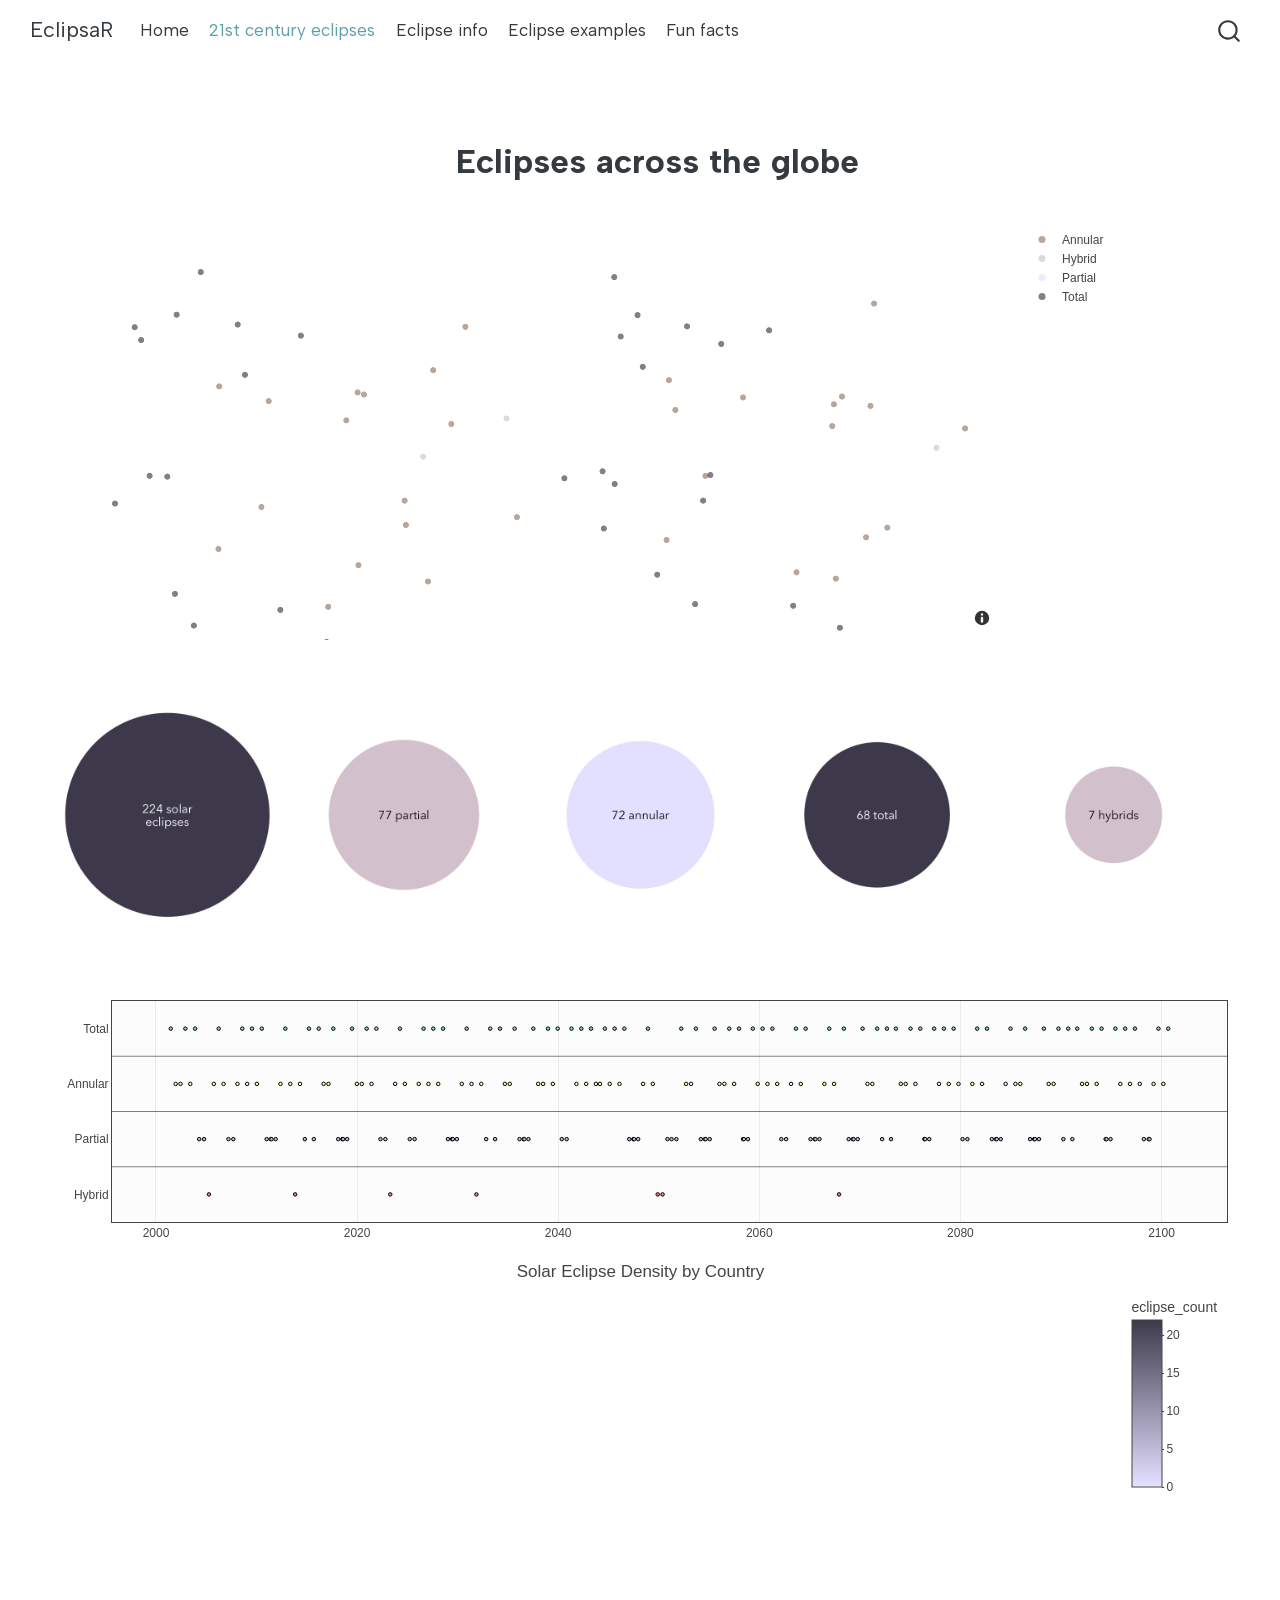
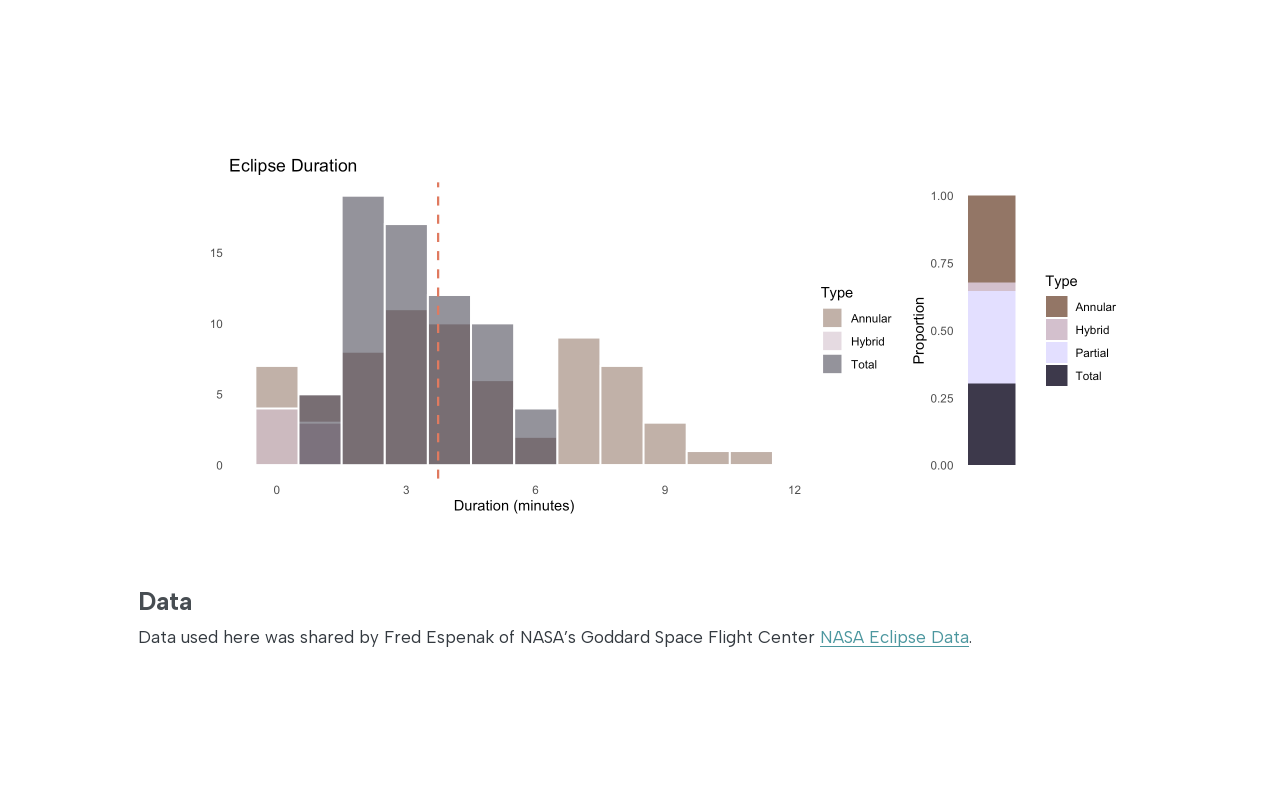
<file: Map_21st_century_eclipses.html>
<!DOCTYPE html>
<html xmlns="http://www.w3.org/1999/xhtml" lang="en" xml:lang="en"><head>

<meta charset="utf-8">
<meta name="generator" content="quarto-1.9.38">

<meta name="viewport" content="width=device-width, initial-scale=1.0, user-scalable=yes">


<title>map_21st_century_eclipses – EclipsaR</title>
<style>
/* Default styles provided by pandoc.
** See https://pandoc.org/MANUAL.html#variables-for-html for config info.
*/
code{white-space: pre-wrap;}
span.smallcaps{font-variant: small-caps;}
div.columns{display: flex; gap: min(4vw, 1.5em);}
div.column{flex: auto; overflow-x: auto;}
div.hanging-indent{margin-left: 1.5em; text-indent: -1.5em;}
ul.task-list{list-style: none;}
ul.task-list li input[type="checkbox"] {
  width: 0.8em;
  margin: 0 0.8em 0.2em -1em; /* quarto-specific, see https://github.com/quarto-dev/quarto-cli/issues/4556 */ 
  vertical-align: middle;
}
</style>


<script src="site_libs/quarto-nav/quarto-nav.js"></script>
<script src="site_libs/quarto-nav/headroom.min.js"></script>
<script src="site_libs/clipboard/clipboard.min.js"></script>
<script src="site_libs/quarto-search/autocomplete.umd.js"></script>
<script src="site_libs/quarto-search/fuse.min.js"></script>
<script src="site_libs/quarto-search/quarto-search.js"></script>
<meta name="quarto:offset" content="./">
<script src="site_libs/quarto-html/quarto.js" type="module"></script>
<script src="site_libs/quarto-html/tabsets/tabsets.js" type="module"></script>
<script src="site_libs/quarto-html/popper.min.js"></script>
<script src="site_libs/quarto-html/tippy.umd.min.js"></script>
<script src="site_libs/quarto-html/anchor.min.js"></script>
<link href="site_libs/quarto-html/tippy.css" rel="stylesheet">
<link href="site_libs/quarto-html/quarto-syntax-highlighting-15634bcf2e68342d4ad2dfa704d543f6.css" rel="stylesheet" class="quarto-color-scheme" id="quarto-text-highlighting-styles">
<link href="site_libs/quarto-html/quarto-syntax-highlighting-dark-0a6b7249c26820e032cb0bd839ff02b1.css" rel="stylesheet" class="quarto-color-scheme quarto-color-alternate" id="quarto-text-highlighting-styles">
<link href="site_libs/quarto-html/quarto-syntax-highlighting-15634bcf2e68342d4ad2dfa704d543f6.css" rel="stylesheet" class="quarto-color-scheme-extra" id="quarto-text-highlighting-styles">
<script src="site_libs/bootstrap/bootstrap.min.js"></script>
<link href="site_libs/bootstrap/bootstrap-icons.css" rel="stylesheet">
<link href="site_libs/bootstrap/bootstrap-a12cccb86708efcac7bef3b401a69295.min.css" rel="stylesheet" append-hash="true" class="quarto-color-scheme" id="quarto-bootstrap" data-mode="light">
<link href="site_libs/bootstrap/bootstrap-dark-de7317af501ab13d128f0a19df053cb5.min.css" rel="stylesheet" append-hash="true" class="quarto-color-scheme quarto-color-alternate" id="quarto-bootstrap" data-mode="light">
<link href="site_libs/bootstrap/bootstrap-a12cccb86708efcac7bef3b401a69295.min.css" rel="stylesheet" append-hash="true" class="quarto-color-scheme-extra" id="quarto-bootstrap" data-mode="light">
<script id="quarto-search-options" type="application/json">{
  "location": "navbar",
  "copy-button": false,
  "collapse-after": 3,
  "panel-placement": "end",
  "type": "overlay",
  "limit": 50,
  "keyboard-shortcut": [
    "f",
    "/",
    "s"
  ],
  "show-item-context": false,
  "language": {
    "search-no-results-text": "No results",
    "search-matching-documents-text": "matching documents",
    "search-copy-link-title": "Copy link to search",
    "search-hide-matches-text": "Hide additional matches",
    "search-more-match-text": "more match in this document",
    "search-more-matches-text": "more matches in this document",
    "search-clear-button-title": "Clear",
    "search-text-placeholder": "",
    "search-detached-cancel-button-title": "Cancel",
    "search-submit-button-title": "Submit",
    "search-label": "Search"
  }
}</script>
<link href="site_libs/htmltools-fill-0.5.9/fill.css" rel="stylesheet">
<script src="site_libs/htmlwidgets-1.6.4/htmlwidgets.js"></script>
<script src="site_libs/plotly-binding-4.12.1/plotly.js"></script>
<script src="site_libs/typedarray-0.1/typedarray.min.js"></script>
<script src="site_libs/jquery-3.5.1/jquery.min.js"></script>
<link href="site_libs/crosstalk-1.2.2/css/crosstalk.min.css" rel="stylesheet">
<script src="site_libs/crosstalk-1.2.2/js/crosstalk.min.js"></script>
<link href="site_libs/plotly-htmlwidgets-css-2.25.2/plotly-htmlwidgets.css" rel="stylesheet">
<script src="site_libs/plotly-main-2.25.2/plotly-latest.min.js"></script>


</head>

<body class="nav-fixed quarto-light">

<div id="quarto-search-results"></div>
  <header id="quarto-header" class="headroom fixed-top">
    <nav class="navbar navbar-expand-lg " data-bs-theme="dark">
      <div class="navbar-container container-fluid">
      <div class="navbar-brand-container mx-auto">
    <a class="navbar-brand" href="./index.html">
    <span class="navbar-title">EclipsaR</span>
    </a>
  </div>
            <div id="quarto-search" class="" title="Search"></div>
          <button class="navbar-toggler" type="button" data-bs-toggle="collapse" data-bs-target="#navbarCollapse" aria-controls="navbarCollapse" role="menu" aria-expanded="false" aria-label="Toggle navigation" onclick="if (window.quartoToggleHeadroom) { window.quartoToggleHeadroom(); }">
  <span class="navbar-toggler-icon"></span>
</button>
          <div class="collapse navbar-collapse" id="navbarCollapse">
            <ul class="navbar-nav navbar-nav-scroll me-auto">
  <li class="nav-item">
    <a class="nav-link" href="./index.html"> 
<span class="menu-text">Home</span></a>
  </li>  
  <li class="nav-item">
    <a class="nav-link active" href="./Map_21st_century_eclipses.html" aria-current="page"> 
<span class="menu-text">21st century eclipses</span></a>
  </li>  
  <li class="nav-item">
    <a class="nav-link" href="./interactive_table.html"> 
<span class="menu-text">Eclipse info</span></a>
  </li>  
  <li class="nav-item">
    <a class="nav-link" href="./individual_examples.html"> 
<span class="menu-text">Eclipse examples</span></a>
  </li>  
  <li class="nav-item">
    <a class="nav-link" href="./fun_facts.html"> 
<span class="menu-text">Fun facts</span></a>
  </li>  
</ul>
          </div> <!-- /navcollapse -->
            <div class="quarto-navbar-tools">
</div>
      </div> <!-- /container-fluid -->
    </nav>
</header>
<!-- content -->
<div id="quarto-content" class="quarto-container page-columns page-rows-contents page-layout-full page-navbar">
<!-- sidebar -->
<!-- margin-sidebar -->
    
<!-- main -->
<main class="content page-columns page-full column-body" id="quarto-document-content"><header id="title-block-header" class="quarto-title-block"></header>




<style>
#quarto-document-content, .content {
  max-width: 100% !important;
  padding-left: 1rem;
  padding-right: 1rem;
}
</style>
<section id="eclipses-across-the-globe" class="level1 text-center">
<h1>Eclipses across the globe</h1>
</section>
<div class="cell page-columns page-full">
<div class="cell-output-display column-screen-inset">
<div class="plotly html-widget html-fill-item" id="htmlwidget-00d50f3c8eb44e803f81" style="width:90%;height:480px;"></div>
<script type="application/json" data-for="htmlwidget-00d50f3c8eb44e803f81">{"x":{"visdat":{"12d4c7c697929":["function () ","plotlyVisDat"]},"cur_data":"12d4c7c697929","attrs":{"12d4c7c697929":{"mode":"markers","lat":{},"lon":{},"text":{},"hoverinfo":"text","marker":{"size":7,"opacity":0.65000000000000002},"color":{},"colors":["#3d3a4b","#d3c0cd","#937666","#e3dfff"],"alpha_stroke":1,"sizes":[10,100],"spans":[1,20],"type":"scattermapbox"}},"layout":{"margin":{"b":40,"l":60,"t":25,"r":10},"autosize":true,"mapbox":{"style":"open-street-map","center":{"lon":0,"lat":0},"zoom":1.5},"hovermode":"closest","showlegend":true},"source":"A","config":{"modeBarButtonsToAdd":["hoverclosest","hovercompare"],"showSendToCloud":false},"data":[{"mode":"markers","lat":[0.59999999999999998,34.5,66.599999999999994,12.9,-20.600000000000001,-67.599999999999994,-34.100000000000001,1.6000000000000001,49.100000000000001,2.2000000000000002,-70.599999999999994,-10.699999999999999,-34.700000000000003,1,30.5,80.799999999999997,11.4,-22,-64.700000000000003,-31.300000000000001,3,56.5,8.9000000000000004,-51.299999999999997,-18.199999999999999,-29,2.1000000000000001,25.399999999999999,78.900000000000006,9.9000000000000004,-23.699999999999999,-61,-62.200000000000003,-28.300000000000001,4.7999999999999998,63.700000000000003,15.300000000000001,-25.699999999999999,-23,3.8999999999999999,19.399999999999999,71.5,8.6999999999999993,-25.800000000000001,-62.100000000000001,-25.199999999999999,7,70.099999999999994,21,-32.799999999999997,-16.699999999999999,6.5999999999999996,12.800000000000001,63.100000000000001,7.7999999999999998,-27.800000000000001,-63.399999999999999,-22.399999999999999,9.4000000000000004,75,26.199999999999999,-7.2999999999999998,-39.700000000000003,-10.199999999999999,9.9000000000000004,5.5999999999999996,54.600000000000001,7.2000000000000002,-29.699999999999999,-65.799999999999997,-20,12],"lon":[-130.69999999999999,-178.59999999999999,-24.5,28.699999999999999,-9.0999999999999996,-150.5,70.200000000000003,69.299999999999997,176.30000000000001,175.5,131.30000000000001,37.799999999999997,-31.199999999999999,102.3,79.700000000000003,-66.799999999999997,-83.099999999999994,-114.5,86.799999999999997,-48.5,-51.5,80.099999999999994,71.700000000000003,-7.0999999999999996,-72.599999999999994,-154.90000000000001,-25.399999999999999,-21.899999999999999,-102.09999999999999,162.90000000000001,137.80000000000001,35.299999999999997,-25.600000000000001,-166.19999999999999,-171.40000000000001,-11.5,-29.899999999999999,175,83,-153.5,-123.7,-176.19999999999999,47.100000000000001,28.100000000000001,-54.399999999999999,77.700000000000003,69.700000000000003,-96.400000000000006,-130.19999999999999,60.399999999999999,-37,78.799999999999997,133.69999999999999,95.200000000000003,-70.799999999999997,-83.299999999999997,-160.59999999999999,-36.700000000000003,-47.100000000000001,-169.09999999999999,131.30000000000001,-160.80000000000001,-56,-154.80000000000001,-48.700000000000003,30.300000000000001,1.3,169.80000000000001,163.30000000000001,86.799999999999997,-149,-162.40000000000001],"text":["Type: Annular <br>Date: 2001-12-14 <br>Time: 20:53:01","Type: Annular <br>Date: 2002-06-10 <br>Time: 23:45:22","Type: Annular <br>Date: 2003-05-31 <br>Time: 04:09:22","Type: Annular <br>Date: 2005-10-03 <br>Time: 10:32:47","Type: Annular <br>Date: 2006-09-22 <br>Time: 11:41:16","Type: Annular <br>Date: 2008-02-07 <br>Time: 03:56:10","Type: Annular <br>Date: 2009-01-26 <br>Time: 07:59:45","Type: Annular <br>Date: 2010-01-15 <br>Time: 07:07:39","Type: Annular <br>Date: 2012-05-20 <br>Time: 23:53:54","Type: Annular <br>Date: 2013-05-10 <br>Time: 00:26:20","Type: Annular <br>Date: 2014-04-29 <br>Time: 06:04:33","Type: Annular <br>Date: 2016-09-01 <br>Time: 09:08:02","Type: Annular <br>Date: 2017-02-26 <br>Time: 14:54:33","Type: Annular <br>Date: 2019-12-26 <br>Time: 05:18:53","Type: Annular <br>Date: 2020-06-21 <br>Time: 06:41:15","Type: Annular <br>Date: 2021-06-10 <br>Time: 10:43:07","Type: Annular <br>Date: 2023-10-14 <br>Time: 18:00:41","Type: Annular <br>Date: 2024-10-02 <br>Time: 18:46:13","Type: Annular <br>Date: 2026-02-17 <br>Time: 12:13:06","Type: Annular <br>Date: 2027-02-06 <br>Time: 16:00:48","Type: Annular <br>Date: 2028-01-26 <br>Time: 15:08:59","Type: Annular <br>Date: 2030-06-01 <br>Time: 06:29:13","Type: Annular <br>Date: 2031-05-21 <br>Time: 07:16:04","Type: Annular <br>Date: 2032-05-09 <br>Time: 13:26:42","Type: Annular <br>Date: 2034-09-12 <br>Time: 16:19:28","Type: Annular <br>Date: 2035-03-09 <br>Time: 23:05:54","Type: Annular <br>Date: 2038-01-05 <br>Time: 13:47:11","Type: Annular <br>Date: 2038-07-02 <br>Time: 13:32:55","Type: Annular <br>Date: 2039-06-21 <br>Time: 17:12:54","Type: Annular <br>Date: 2041-10-25 <br>Time: 01:36:22","Type: Annular <br>Date: 2042-10-14 <br>Time: 02:00:42","Type: Annular <br>Date: 2043-10-03 <br>Time: 03:01:49","Type: Annular <br>Date: 2044-02-28 <br>Time: 20:24:40","Type: Annular <br>Date: 2045-02-16 <br>Time: 23:56:07","Type: Annular <br>Date: 2046-02-05 <br>Time: 23:06:26","Type: Annular <br>Date: 2048-06-11 <br>Time: 12:58:53","Type: Annular <br>Date: 2049-05-31 <br>Time: 13:59:59","Type: Annular <br>Date: 2052-09-22 <br>Time: 23:39:10","Type: Annular <br>Date: 2053-03-20 <br>Time: 07:08:19","Type: Annular <br>Date: 2056-01-16 <br>Time: 22:16:45","Type: Annular <br>Date: 2056-07-12 <br>Time: 20:21:59","Type: Annular <br>Date: 2057-07-01 <br>Time: 23:40:15","Type: Annular <br>Date: 2059-11-05 <br>Time: 09:18:15","Type: Annular <br>Date: 2060-10-24 <br>Time: 09:24:10","Type: Annular <br>Date: 2061-10-13 <br>Time: 10:32:10","Type: Annular <br>Date: 2063-02-28 <br>Time: 07:43:30","Type: Annular <br>Date: 2064-02-17 <br>Time: 07:00:23","Type: Annular <br>Date: 2066-06-22 <br>Time: 19:25:48","Type: Annular <br>Date: 2067-06-11 <br>Time: 20:42:26","Type: Annular <br>Date: 2070-10-04 <br>Time: 07:08:57","Type: Annular <br>Date: 2071-03-31 <br>Time: 15:01:06","Type: Annular <br>Date: 2074-01-27 <br>Time: 06:44:15","Type: Annular <br>Date: 2074-07-24 <br>Time: 03:10:32","Type: Annular <br>Date: 2075-07-13 <br>Time: 06:05:44","Type: Annular <br>Date: 2077-11-15 <br>Time: 17:07:56","Type: Annular <br>Date: 2078-11-04 <br>Time: 16:55:44","Type: Annular <br>Date: 2079-10-24 <br>Time: 18:11:21","Type: Annular <br>Date: 2081-03-10 <br>Time: 15:23:31","Type: Annular <br>Date: 2082-02-27 <br>Time: 14:47:00","Type: Annular <br>Date: 2084-07-03 <br>Time: 01:50:26","Type: Annular <br>Date: 2085-06-22 <br>Time: 03:21:16","Type: Annular <br>Date: 2085-12-16 <br>Time: 22:37:48","Type: Annular <br>Date: 2088-10-14 <br>Time: 14:48:05","Type: Annular <br>Date: 2089-04-10 <br>Time: 22:44:42","Type: Annular <br>Date: 2092-02-07 <br>Time: 15:10:20","Type: Annular <br>Date: 2092-08-03 <br>Time: 09:59:33","Type: Annular <br>Date: 2093-07-23 <br>Time: 12:32:04","Type: Annular <br>Date: 2095-11-27 <br>Time: 01:02:57","Type: Annular <br>Date: 2096-11-15 <br>Time: 00:36:15","Type: Annular <br>Date: 2097-11-04 <br>Time: 02:01:25","Type: Annular <br>Date: 2099-03-21 <br>Time: 22:54:32","Type: Annular <br>Date: 2100-03-10 <br>Time: 22:28:11"],"hoverinfo":["text","text","text","text","text","text","text","text","text","text","text","text","text","text","text","text","text","text","text","text","text","text","text","text","text","text","text","text","text","text","text","text","text","text","text","text","text","text","text","text","text","text","text","text","text","text","text","text","text","text","text","text","text","text","text","text","text","text","text","text","text","text","text","text","text","text","text","text","text","text","text","text"],"marker":{"color":"rgba(147,118,102,1)","size":7,"opacity":0.65000000000000002,"line":{"color":"rgba(147,118,102,1)"}},"type":"scattermapbox","name":"Annular","textfont":{"color":"rgba(147,118,102,1)"},"line":{"color":"rgba(147,118,102,1)"},"frame":null},{"mode":"markers","lat":[-10.6,3.5,-9.5999999999999996,-0.59999999999999998,-3.7999999999999998,-40.100000000000001,-6],"lon":[-119,-11.699999999999999,125.8,-137.59999999999999,95.200000000000003,-123.7,-32.399999999999999],"text":["Type: Hybrid <br>Date: 2005-04-08 <br>Time: 20:36:51","Type: Hybrid <br>Date: 2013-11-03 <br>Time: 12:47:36","Type: Hybrid <br>Date: 2023-04-20 <br>Time: 04:17:56","Type: Hybrid <br>Date: 2031-11-14 <br>Time: 21:07:31","Type: Hybrid <br>Date: 2049-11-25 <br>Time: 05:33:48","Type: Hybrid <br>Date: 2050-05-20 <br>Time: 20:42:50","Type: Hybrid <br>Date: 2067-12-06 <br>Time: 14:03:43"],"hoverinfo":["text","text","text","text","text","text","text"],"marker":{"color":"rgba(211,192,205,1)","size":7,"opacity":0.65000000000000002,"line":{"color":"rgba(211,192,205,1)"}},"type":"scattermapbox","name":"Hybrid","textfont":{"color":"rgba(211,192,205,1)"},"line":{"color":"rgba(211,192,205,1)"},"frame":null},{"mode":"markers","lat":[-61.600000000000001,61.200000000000003,61,-61,64.700000000000003,67.799999999999997,-65.200000000000003,-68.599999999999994,71.200000000000003,-72.099999999999994,-71,-67.900000000000006,70.400000000000006,67.400000000000006,-62.100000000000001,61.600000000000001,61.100000000000001,-60.899999999999999,63.700000000000003,66.799999999999997,-64.299999999999997,-67.5,70.400000000000006,-72.200000000000003,-71.599999999999994,-68.900000000000006,71.099999999999994,68.5,-62.799999999999997,62.200000000000003,62.899999999999999,65.799999999999997,-63.399999999999999,-66.400000000000006,69.5,71.599999999999994,-72,-72,-69.799999999999997,71.700000000000003,69.5,-63.5,65.900000000000006,62.899999999999999,-61,61.299999999999997,62.200000000000003,64.799999999999997,-62.700000000000003,-65.400000000000006,68.5,71,-68.799999999999997,-71.599999999999994,-72.200000000000003,70.5,-64.400000000000006,67,63.700000000000003,-60.899999999999999,61.100000000000001,61.600000000000001,64,-62.100000000000001,-64.400000000000006,67.400000000000006,70.299999999999997,-67.799999999999997,-71,-72.099999999999994,71.200000000000003,-65.299999999999997,68,64.700000000000003,-61,61.100000000000001,-61.799999999999997],"lon":[44.299999999999997,-153.69999999999999,55.5,-90.200000000000003,20.800000000000001,46.799999999999997,28.600000000000001,-82.400000000000006,-97.200000000000003,-2.2999999999999998,0.59999999999999998,127.40000000000001,174.5,153.59999999999999,-71.5,77.400000000000006,-77.099999999999994,153.5,-114.2,-66.200000000000003,-85.599999999999994,135.69999999999999,132.59999999999999,-121.2,-131.40000000000001,3.6000000000000001,47,20.800000000000001,174.40000000000001,-53.399999999999999,111.7,-178,160.19999999999999,-6.5999999999999996,1,32.200000000000003,117.7,97.900000000000006,-121.3,-82.299999999999997,-112.2,61.100000000000001,9.9000000000000004,174.19999999999999,-147.09999999999999,150.30000000000001,-21.899999999999999,71.900000000000006,46.5,-149.19999999999999,-131.09999999999999,-101.3,-69.900000000000006,-5.5,-30.399999999999999,114.90000000000001,-51.200000000000003,-98.099999999999994,40.100000000000001,85.900000000000006,25.800000000000001,-154.09999999999999,-37.700000000000003,-67.5,68.5,96.200000000000003,127.59999999999999,165.40000000000001,-130.5,-156.30000000000001,-17.800000000000001,-163.59999999999999,152.80000000000001,-95,-38.100000000000001,-101,-95.5],"text":["Type: Partial <br>Date: 2004-04-19 <br>Time: 13:35:05","Type: Partial <br>Date: 2004-10-14 <br>Time: 03:00:23","Type: Partial <br>Date: 2007-03-19 <br>Time: 02:32:57","Type: Partial <br>Date: 2007-09-11 <br>Time: 12:32:24","Type: Partial <br>Date: 2011-01-04 <br>Time: 08:51:42","Type: Partial <br>Date: 2011-06-01 <br>Time: 21:17:18","Type: Partial <br>Date: 2011-07-01 <br>Time: 08:39:30","Type: Partial <br>Date: 2011-11-25 <br>Time: 06:21:24","Type: Partial <br>Date: 2014-10-23 <br>Time: 21:45:39","Type: Partial <br>Date: 2015-09-13 <br>Time: 06:55:19","Type: Partial <br>Date: 2018-02-15 <br>Time: 20:52:33","Type: Partial <br>Date: 2018-07-13 <br>Time: 03:02:16","Type: Partial <br>Date: 2018-08-11 <br>Time: 09:47:28","Type: Partial <br>Date: 2019-01-06 <br>Time: 01:42:38","Type: Partial <br>Date: 2022-04-30 <br>Time: 20:42:36","Type: Partial <br>Date: 2022-10-25 <br>Time: 11:01:20","Type: Partial <br>Date: 2025-03-29 <br>Time: 10:48:36","Type: Partial <br>Date: 2025-09-21 <br>Time: 19:43:04","Type: Partial <br>Date: 2029-01-14 <br>Time: 17:13:48","Type: Partial <br>Date: 2029-06-12 <br>Time: 04:06:13","Type: Partial <br>Date: 2029-07-11 <br>Time: 15:37:19","Type: Partial <br>Date: 2029-12-05 <br>Time: 15:03:58","Type: Partial <br>Date: 2032-11-03 <br>Time: 05:34:13","Type: Partial <br>Date: 2033-09-23 <br>Time: 13:54:31","Type: Partial <br>Date: 2036-02-27 <br>Time: 04:46:49","Type: Partial <br>Date: 2036-07-23 <br>Time: 10:32:06","Type: Partial <br>Date: 2036-08-21 <br>Time: 17:25:45","Type: Partial <br>Date: 2037-01-16 <br>Time: 09:48:55","Type: Partial <br>Date: 2040-05-11 <br>Time: 03:43:02","Type: Partial <br>Date: 2040-11-04 <br>Time: 19:09:02","Type: Partial <br>Date: 2047-01-26 <br>Time: 01:33:18","Type: Partial <br>Date: 2047-06-23 <br>Time: 10:52:31","Type: Partial <br>Date: 2047-07-22 <br>Time: 22:36:17","Type: Partial <br>Date: 2047-12-16 <br>Time: 23:50:12","Type: Partial <br>Date: 2050-11-14 <br>Time: 13:30:53","Type: Partial <br>Date: 2051-04-11 <br>Time: 02:10:39","Type: Partial <br>Date: 2051-10-04 <br>Time: 21:02:14","Type: Partial <br>Date: 2054-03-09 <br>Time: 12:33:40","Type: Partial <br>Date: 2054-08-03 <br>Time: 18:04:02","Type: Partial <br>Date: 2054-09-02 <br>Time: 01:09:34","Type: Partial <br>Date: 2055-01-27 <br>Time: 17:54:05","Type: Partial <br>Date: 2058-05-22 <br>Time: 10:39:25","Type: Partial <br>Date: 2058-06-21 <br>Time: 00:19:35","Type: Partial <br>Date: 2058-11-16 <br>Time: 03:23:07","Type: Partial <br>Date: 2062-03-11 <br>Time: 04:26:16","Type: Partial <br>Date: 2062-09-03 <br>Time: 08:54:27","Type: Partial <br>Date: 2065-02-05 <br>Time: 09:52:26","Type: Partial <br>Date: 2065-07-03 <br>Time: 17:33:52","Type: Partial <br>Date: 2065-08-02 <br>Time: 05:34:17","Type: Partial <br>Date: 2065-12-27 <br>Time: 08:39:56","Type: Partial <br>Date: 2068-11-24 <br>Time: 21:32:30","Type: Partial <br>Date: 2069-04-21 <br>Time: 10:11:09","Type: Partial <br>Date: 2069-05-20 <br>Time: 17:53:18","Type: Partial <br>Date: 2069-10-15 <br>Time: 04:19:56","Type: Partial <br>Date: 2072-03-19 <br>Time: 20:10:31","Type: Partial <br>Date: 2073-02-07 <br>Time: 01:55:59","Type: Partial <br>Date: 2076-06-01 <br>Time: 17:31:22","Type: Partial <br>Date: 2076-07-01 <br>Time: 06:50:43","Type: Partial <br>Date: 2076-11-26 <br>Time: 11:43:01","Type: Partial <br>Date: 2080-03-21 <br>Time: 12:20:15","Type: Partial <br>Date: 2080-09-13 <br>Time: 16:38:09","Type: Partial <br>Date: 2083-02-16 <br>Time: 18:06:36","Type: Partial <br>Date: 2083-07-15 <br>Time: 00:14:23","Type: Partial <br>Date: 2083-08-13 <br>Time: 12:34:41","Type: Partial <br>Date: 2084-01-07 <br>Time: 17:30:23","Type: Partial <br>Date: 2086-12-06 <br>Time: 05:38:55","Type: Partial <br>Date: 2087-05-02 <br>Time: 18:04:42","Type: Partial <br>Date: 2087-06-01 <br>Time: 01:27:14","Type: Partial <br>Date: 2087-10-26 <br>Time: 11:46:57","Type: Partial <br>Date: 2090-03-31 <br>Time: 03:38:08","Type: Partial <br>Date: 2091-02-18 <br>Time: 09:54:40","Type: Partial <br>Date: 2094-06-13 <br>Time: 00:22:11","Type: Partial <br>Date: 2094-07-12 <br>Time: 13:24:35","Type: Partial <br>Date: 2094-12-07 <br>Time: 20:05:56","Type: Partial <br>Date: 2098-04-01 <br>Time: 20:02:31","Type: Partial <br>Date: 2098-09-25 <br>Time: 00:31:16","Type: Partial <br>Date: 2098-10-24 <br>Time: 10:36:11"],"hoverinfo":["text","text","text","text","text","text","text","text","text","text","text","text","text","text","text","text","text","text","text","text","text","text","text","text","text","text","text","text","text","text","text","text","text","text","text","text","text","text","text","text","text","text","text","text","text","text","text","text","text","text","text","text","text","text","text","text","text","text","text","text","text","text","text","text","text","text","text","text","text","text","text","text","text","text","text","text","text"],"marker":{"color":"rgba(227,223,255,1)","size":7,"opacity":0.65000000000000002,"line":{"color":"rgba(227,223,255,1)"}},"type":"scattermapbox","name":"Partial","textfont":{"color":"rgba(227,223,255,1)"},"line":{"color":"rgba(227,223,255,1)"},"frame":null},{"mode":"markers","lat":[-11.300000000000001,-39.5,-72.700000000000003,23.199999999999999,65.700000000000003,24.199999999999999,-19.699999999999999,-40,64.400000000000006,10.1,37,-17.399999999999999,-40.299999999999997,-76.799999999999997,25.300000000000001,65.200000000000003,25.5,-15.6,-43.600000000000001,71.299999999999997,16.100000000000001,29.100000000000001,-24.800000000000001,-40.299999999999997,-80.900000000000006,-9.5999999999999996,27,61.299999999999997,64.299999999999997,25.899999999999999,-12.699999999999999,-46.100000000000001,22.399999999999999,21.5,-33.299999999999997,-39.200000000000003,-84.900000000000006,-10.699999999999999,28,64.5,25.600000000000001,-10.9,-47.399999999999999,-31,29.100000000000001,14.199999999999999,69.799999999999997,-43.200000000000003,-37.200000000000003,-87.200000000000003,-13.1,28.100000000000001,66.200000000000003,24.600000000000001,-10.300000000000001,-47.299999999999997,-23.199999999999999,36,7.4000000000000004,60.700000000000003,-55.600000000000001,-34.100000000000001,-84.799999999999997,-16.699999999999999,27.300000000000001,67.400000000000006,23.399999999999999,-10.5],"lon":[2.7000000000000002,59.600000000000001,88.400000000000006,16.699999999999999,72.299999999999997,144.09999999999999,-121.90000000000001,-161.30000000000001,-6.5999999999999996,148.80000000000001,-87.700000000000003,-109,-67.900000000000006,-46.200000000000003,-104.09999999999999,-25.199999999999999,33.200000000000003,126.7,71.200000000000003,-155.80000000000001,22.199999999999999,158,139.09999999999999,164,172.80000000000001,12.199999999999999,137.30000000000001,152,-120.40000000000001,-78.5,15.199999999999999,-56.399999999999999,-102.5,41.700000000000003,25.800000000000001,35.200000000000003,21.800000000000001,-100.40000000000001,20.899999999999999,59.200000000000003,168.40000000000001,-96,175.80000000000001,123.2,135.09999999999999,-76.700000000000003,102,-89.400000000000006,-94.099999999999994,-173.69999999999999,148.30000000000001,-93.700000000000003,-46.299999999999997,53.600000000000001,151.80000000000001,47.700000000000003,12.5,15.1,162.80000000000001,-40.5,150.5,136.40000000000001,-10.6,37.200000000000003,153.40000000000001,-149.5,-62.799999999999997,39],"text":["Type: Total <br>Date: 2001-06-21 <br>Time: 12:04:46","Type: Total <br>Date: 2002-12-04 <br>Time: 07:32:16","Type: Total <br>Date: 2003-11-23 <br>Time: 22:50:22","Type: Total <br>Date: 2006-03-29 <br>Time: 10:12:23","Type: Total <br>Date: 2008-08-01 <br>Time: 10:22:12","Type: Total <br>Date: 2009-07-22 <br>Time: 02:36:25","Type: Total <br>Date: 2010-07-11 <br>Time: 19:34:38","Type: Total <br>Date: 2012-11-13 <br>Time: 22:12:55","Type: Total <br>Date: 2015-03-20 <br>Time: 09:46:47","Type: Total <br>Date: 2016-03-09 <br>Time: 01:58:19","Type: Total <br>Date: 2017-08-21 <br>Time: 18:26:40","Type: Total <br>Date: 2019-07-02 <br>Time: 19:24:08","Type: Total <br>Date: 2020-12-14 <br>Time: 16:14:39","Type: Total <br>Date: 2021-12-04 <br>Time: 07:34:38","Type: Total <br>Date: 2024-04-08 <br>Time: 18:18:29","Type: Total <br>Date: 2026-08-12 <br>Time: 17:47:06","Type: Total <br>Date: 2027-08-02 <br>Time: 10:07:50","Type: Total <br>Date: 2028-07-22 <br>Time: 02:56:40","Type: Total <br>Date: 2030-11-25 <br>Time: 06:51:37","Type: Total <br>Date: 2033-03-30 <br>Time: 18:02:36","Type: Total <br>Date: 2034-03-20 <br>Time: 10:18:45","Type: Total <br>Date: 2035-09-02 <br>Time: 01:56:46","Type: Total <br>Date: 2037-07-13 <br>Time: 02:40:36","Type: Total <br>Date: 2038-12-26 <br>Time: 01:00:10","Type: Total <br>Date: 2039-12-15 <br>Time: 16:23:46","Type: Total <br>Date: 2041-04-30 <br>Time: 11:52:21","Type: Total <br>Date: 2042-04-20 <br>Time: 02:17:30","Type: Total <br>Date: 2043-04-09 <br>Time: 18:57:49","Type: Total <br>Date: 2044-08-23 <br>Time: 01:17:02","Type: Total <br>Date: 2045-08-12 <br>Time: 17:42:39","Type: Total <br>Date: 2046-08-02 <br>Time: 10:21:13","Type: Total <br>Date: 2048-12-05 <br>Time: 15:35:27","Type: Total <br>Date: 2052-03-30 <br>Time: 18:31:53","Type: Total <br>Date: 2053-09-12 <br>Time: 09:34:09","Type: Total <br>Date: 2055-07-24 <br>Time: 09:57:50","Type: Total <br>Date: 2057-01-05 <br>Time: 09:47:52","Type: Total <br>Date: 2057-12-26 <br>Time: 01:14:35","Type: Total <br>Date: 2059-05-11 <br>Time: 19:22:16","Type: Total <br>Date: 2060-04-30 <br>Time: 10:10:00","Type: Total <br>Date: 2061-04-20 <br>Time: 02:56:49","Type: Total <br>Date: 2063-08-24 <br>Time: 01:22:11","Type: Total <br>Date: 2064-08-12 <br>Time: 17:46:06","Type: Total <br>Date: 2066-12-17 <br>Time: 00:23:40","Type: Total <br>Date: 2068-05-31 <br>Time: 03:56:39","Type: Total <br>Date: 2070-04-11 <br>Time: 02:36:09","Type: Total <br>Date: 2071-09-23 <br>Time: 17:20:28","Type: Total <br>Date: 2072-09-12 <br>Time: 08:59:20","Type: Total <br>Date: 2073-08-03 <br>Time: 17:15:23","Type: Total <br>Date: 2075-01-16 <br>Time: 18:36:04","Type: Total <br>Date: 2076-01-06 <br>Time: 10:07:27","Type: Total <br>Date: 2077-05-22 <br>Time: 02:46:05","Type: Total <br>Date: 2078-05-11 <br>Time: 17:56:55","Type: Total <br>Date: 2079-05-01 <br>Time: 10:50:13","Type: Total <br>Date: 2081-09-03 <br>Time: 09:07:31","Type: Total <br>Date: 2082-08-24 <br>Time: 01:16:21","Type: Total <br>Date: 2084-12-27 <br>Time: 09:13:48","Type: Total <br>Date: 2086-06-11 <br>Time: 11:07:14","Type: Total <br>Date: 2088-04-21 <br>Time: 10:31:49","Type: Total <br>Date: 2089-10-04 <br>Time: 01:15:23","Type: Total <br>Date: 2090-09-23 <br>Time: 16:56:36","Type: Total <br>Date: 2091-08-15 <br>Time: 00:34:43","Type: Total <br>Date: 2093-01-27 <br>Time: 03:22:16","Type: Total <br>Date: 2094-01-16 <br>Time: 18:59:03","Type: Total <br>Date: 2095-06-02 <br>Time: 10:07:40","Type: Total <br>Date: 2096-05-22 <br>Time: 01:37:14","Type: Total <br>Date: 2097-05-11 <br>Time: 18:34:31","Type: Total <br>Date: 2099-09-14 <br>Time: 16:57:53","Type: Total <br>Date: 2100-09-04 <br>Time: 08:49:20"],"hoverinfo":["text","text","text","text","text","text","text","text","text","text","text","text","text","text","text","text","text","text","text","text","text","text","text","text","text","text","text","text","text","text","text","text","text","text","text","text","text","text","text","text","text","text","text","text","text","text","text","text","text","text","text","text","text","text","text","text","text","text","text","text","text","text","text","text","text","text","text","text"],"marker":{"color":"rgba(61,58,75,1)","size":7,"opacity":0.65000000000000002,"line":{"color":"rgba(61,58,75,1)"}},"type":"scattermapbox","name":"Total","textfont":{"color":"rgba(61,58,75,1)"},"line":{"color":"rgba(61,58,75,1)"},"frame":null}],"highlight":{"on":"plotly_click","persistent":false,"dynamic":false,"selectize":false,"opacityDim":0.20000000000000001,"selected":{"opacity":1},"debounce":0},"shinyEvents":["plotly_hover","plotly_click","plotly_selected","plotly_relayout","plotly_brushed","plotly_brushing","plotly_clickannotation","plotly_doubleclick","plotly_deselect","plotly_afterplot","plotly_sunburstclick"],"base_url":"https://plot.ly"},"evals":[],"jsHooks":[]}</script>
</div>
</div>
<div class="cell page-columns page-full">
<div class="cell-output-display page-columns page-full">
<div class="page-columns page-full">
<figure class="figure page-columns page-full">
<p class="page-columns page-full"><img src="Map_21st_century_eclipses_files/figure-html/facts-cards-grid-1.png" class="img-fluid figure-img column-screen-inset" style="width:100.0%"></p>
</figure>
</div>
</div>
</div>
<div class="cell page-columns page-full">
<div class="cell-output-display column-screen-inset">
<div class="plotly html-widget html-fill-item" id="htmlwidget-ec4f4fae09cbe74d66da" style="width:100%;height:288px;"></div>
<script type="application/json" data-for="htmlwidget-ec4f4fae09cbe74d66da">{"x":{"visdat":{"12d4c6a4d30ed":["function () ","plotlyVisDat"]},"cur_data":"12d4c6a4d30ed","attrs":{"12d4c6a4d30ed":{"mode":"lines","alpha_stroke":1,"sizes":[10,100],"spans":[1,20],"type":"scatter"},"12d4c6a4d30ed.1":{"mode":"markers","alpha_stroke":1,"sizes":[10,100],"spans":[1,20],"type":"scatter","x":["2001-06-21 00:00:00.000000","2002-12-04 00:00:00.000000","2003-11-23 00:00:00.000000","2006-03-29 00:00:00.000000","2008-08-01 00:00:00.000000","2009-07-22 00:00:00.000000","2010-07-11 00:00:00.000000","2012-11-13 00:00:00.000000","2015-03-20 00:00:00.000000","2016-03-09 00:00:00.000000","2017-08-21 00:00:00.000000","2019-07-02 00:00:00.000000","2020-12-14 00:00:00.000000","2021-12-04 00:00:00.000000","2024-04-08 00:00:00.000000","2026-08-12 00:00:00.000000","2027-08-02 00:00:00.000000","2028-07-22 00:00:00.000000","2030-11-25 00:00:00.000000","2033-03-30 00:00:00.000000","2034-03-20 00:00:00.000000","2035-09-02 00:00:00.000000","2037-07-13 00:00:00.000000","2038-12-26 00:00:00.000000","2039-12-15 00:00:00.000000","2041-04-30 00:00:00.000000","2042-04-20 00:00:00.000000","2043-04-09 00:00:00.000000","2044-08-23 00:00:00.000000","2045-08-12 00:00:00.000000","2046-08-02 00:00:00.000000","2048-12-05 00:00:00.000000","2052-03-30 00:00:00.000000","2053-09-12 00:00:00.000000","2055-07-24 00:00:00.000000","2057-01-05 00:00:00.000000","2057-12-26 00:00:00.000000","2059-05-11 00:00:00.000000","2060-04-30 00:00:00.000000","2061-04-20 00:00:00.000000","2063-08-24 00:00:00.000000","2064-08-12 00:00:00.000000","2066-12-17 00:00:00.000000","2068-05-31 00:00:00.000000","2070-04-11 00:00:00.000000","2071-09-23 00:00:00.000000","2072-09-12 00:00:00.000000","2073-08-03 00:00:00.000000","2075-01-16 00:00:00.000000","2076-01-06 00:00:00.000000","2077-05-22 00:00:00.000000","2078-05-11 00:00:00.000000","2079-05-01 00:00:00.000000","2081-09-03 00:00:00.000000","2082-08-24 00:00:00.000000","2084-12-27 00:00:00.000000","2086-06-11 00:00:00.000000","2088-04-21 00:00:00.000000","2089-10-04 00:00:00.000000","2090-09-23 00:00:00.000000","2091-08-15 00:00:00.000000","2093-01-27 00:00:00.000000","2094-01-16 00:00:00.000000","2095-06-02 00:00:00.000000","2096-05-22 00:00:00.000000","2097-05-11 00:00:00.000000","2099-09-14 00:00:00.000000","2100-09-04 00:00:00.000000","2001-12-14 00:00:00.000000","2002-06-10 00:00:00.000000","2003-05-31 00:00:00.000000","2005-10-03 00:00:00.000000","2006-09-22 00:00:00.000000","2008-02-07 00:00:00.000000","2009-01-26 00:00:00.000000","2010-01-15 00:00:00.000000","2012-05-20 00:00:00.000000","2013-05-10 00:00:00.000000","2014-04-29 00:00:00.000000","2016-09-01 00:00:00.000000","2017-02-26 00:00:00.000000","2019-12-26 00:00:00.000000","2020-06-21 00:00:00.000000","2021-06-10 00:00:00.000000","2023-10-14 00:00:00.000000","2024-10-02 00:00:00.000000","2026-02-17 00:00:00.000000","2027-02-06 00:00:00.000000","2028-01-26 00:00:00.000000","2030-06-01 00:00:00.000000","2031-05-21 00:00:00.000000","2032-05-09 00:00:00.000000","2034-09-12 00:00:00.000000","2035-03-09 00:00:00.000000","2038-01-05 00:00:00.000000","2038-07-02 00:00:00.000000","2039-06-21 00:00:00.000000","2041-10-25 00:00:00.000000","2042-10-14 00:00:00.000000","2043-10-03 00:00:00.000000","2044-02-28 00:00:00.000000","2045-02-16 00:00:00.000000","2046-02-05 00:00:00.000000","2048-06-11 00:00:00.000000","2049-05-31 00:00:00.000000","2052-09-22 00:00:00.000000","2053-03-20 00:00:00.000000","2056-01-16 00:00:00.000000","2056-07-12 00:00:00.000000","2057-07-01 00:00:00.000000","2059-11-05 00:00:00.000000","2060-10-24 00:00:00.000000","2061-10-13 00:00:00.000000","2063-02-28 00:00:00.000000","2064-02-17 00:00:00.000000","2066-06-22 00:00:00.000000","2067-06-11 00:00:00.000000","2070-10-04 00:00:00.000000","2071-03-31 00:00:00.000000","2074-01-27 00:00:00.000000","2074-07-24 00:00:00.000000","2075-07-13 00:00:00.000000","2077-11-15 00:00:00.000000","2078-11-04 00:00:00.000000","2079-10-24 00:00:00.000000","2081-03-10 00:00:00.000000","2082-02-27 00:00:00.000000","2084-07-03 00:00:00.000000","2085-06-22 00:00:00.000000","2085-12-16 00:00:00.000000","2088-10-14 00:00:00.000000","2089-04-10 00:00:00.000000","2092-02-07 00:00:00.000000","2092-08-03 00:00:00.000000","2093-07-23 00:00:00.000000","2095-11-27 00:00:00.000000","2096-11-15 00:00:00.000000","2097-11-04 00:00:00.000000","2099-03-21 00:00:00.000000","2100-03-10 00:00:00.000000","2004-04-19 00:00:00.000000","2004-10-14 00:00:00.000000","2007-03-19 00:00:00.000000","2007-09-11 00:00:00.000000","2011-01-04 00:00:00.000000","2011-06-01 00:00:00.000000","2011-07-01 00:00:00.000000","2011-11-25 00:00:00.000000","2014-10-23 00:00:00.000000","2015-09-13 00:00:00.000000","2018-02-15 00:00:00.000000","2018-07-13 00:00:00.000000","2018-08-11 00:00:00.000000","2019-01-06 00:00:00.000000","2022-04-30 00:00:00.000000","2022-10-25 00:00:00.000000","2025-03-29 00:00:00.000000","2025-09-21 00:00:00.000000","2029-01-14 00:00:00.000000","2029-06-12 00:00:00.000000","2029-07-11 00:00:00.000000","2029-12-05 00:00:00.000000","2032-11-03 00:00:00.000000","2033-09-23 00:00:00.000000","2036-02-27 00:00:00.000000","2036-07-23 00:00:00.000000","2036-08-21 00:00:00.000000","2037-01-16 00:00:00.000000","2040-05-11 00:00:00.000000","2040-11-04 00:00:00.000000","2047-01-26 00:00:00.000000","2047-06-23 00:00:00.000000","2047-07-22 00:00:00.000000","2047-12-16 00:00:00.000000","2050-11-14 00:00:00.000000","2051-04-11 00:00:00.000000","2051-10-04 00:00:00.000000","2054-03-09 00:00:00.000000","2054-08-03 00:00:00.000000","2054-09-02 00:00:00.000000","2055-01-27 00:00:00.000000","2058-05-22 00:00:00.000000","2058-06-21 00:00:00.000000","2058-11-16 00:00:00.000000","2062-03-11 00:00:00.000000","2062-09-03 00:00:00.000000","2065-02-05 00:00:00.000000","2065-07-03 00:00:00.000000","2065-08-02 00:00:00.000000","2065-12-27 00:00:00.000000","2068-11-24 00:00:00.000000","2069-04-21 00:00:00.000000","2069-05-20 00:00:00.000000","2069-10-15 00:00:00.000000","2072-03-19 00:00:00.000000","2073-02-07 00:00:00.000000","2076-06-01 00:00:00.000000","2076-07-01 00:00:00.000000","2076-11-26 00:00:00.000000","2080-03-21 00:00:00.000000","2080-09-13 00:00:00.000000","2083-02-16 00:00:00.000000","2083-07-15 00:00:00.000000","2083-08-13 00:00:00.000000","2084-01-07 00:00:00.000000","2086-12-06 00:00:00.000000","2087-05-02 00:00:00.000000","2087-06-01 00:00:00.000000","2087-10-26 00:00:00.000000","2090-03-31 00:00:00.000000","2091-02-18 00:00:00.000000","2094-06-13 00:00:00.000000","2094-07-12 00:00:00.000000","2094-12-07 00:00:00.000000","2098-04-01 00:00:00.000000","2098-09-25 00:00:00.000000","2098-10-24 00:00:00.000000","2005-04-08 00:00:00.000000","2013-11-03 00:00:00.000000","2023-04-20 00:00:00.000000","2031-11-14 00:00:00.000000","2049-11-25 00:00:00.000000","2050-05-20 00:00:00.000000","2067-12-06 00:00:00.000000"],"y":[7,7,7,7,7,7,7,7,7,7,7,7,7,7,7,7,7,7,7,7,7,7,7,7,7,7,7,7,7,7,7,7,7,7,7,7,7,7,7,7,7,7,7,7,7,7,7,7,7,7,7,7,7,7,7,7,7,7,7,7,7,7,7,7,7,7,7,7,5,5,5,5,5,5,5,5,5,5,5,5,5,5,5,5,5,5,5,5,5,5,5,5,5,5,5,5,5,5,5,5,5,5,5,5,5,5,5,5,5,5,5,5,5,5,5,5,5,5,5,5,5,5,5,5,5,5,5,5,5,5,5,5,5,5,5,5,5,5,5,5,3,3,3,3,3,3,3,3,3,3,3,3,3,3,3,3,3,3,3,3,3,3,3,3,3,3,3,3,3,3,3,3,3,3,3,3,3,3,3,3,3,3,3,3,3,3,3,3,3,3,3,3,3,3,3,3,3,3,3,3,3,3,3,3,3,3,3,3,3,3,3,3,3,3,3,3,3,1,1,1,1,1,1,1],"marker":{"color":["#8DD3C7","#8DD3C7","#8DD3C7","#8DD3C7","#8DD3C7","#8DD3C7","#8DD3C7","#8DD3C7","#8DD3C7","#8DD3C7","#8DD3C7","#8DD3C7","#8DD3C7","#8DD3C7","#8DD3C7","#8DD3C7","#8DD3C7","#8DD3C7","#8DD3C7","#8DD3C7","#8DD3C7","#8DD3C7","#8DD3C7","#8DD3C7","#8DD3C7","#8DD3C7","#8DD3C7","#8DD3C7","#8DD3C7","#8DD3C7","#8DD3C7","#8DD3C7","#8DD3C7","#8DD3C7","#8DD3C7","#8DD3C7","#8DD3C7","#8DD3C7","#8DD3C7","#8DD3C7","#8DD3C7","#8DD3C7","#8DD3C7","#8DD3C7","#8DD3C7","#8DD3C7","#8DD3C7","#8DD3C7","#8DD3C7","#8DD3C7","#8DD3C7","#8DD3C7","#8DD3C7","#8DD3C7","#8DD3C7","#8DD3C7","#8DD3C7","#8DD3C7","#8DD3C7","#8DD3C7","#8DD3C7","#8DD3C7","#8DD3C7","#8DD3C7","#8DD3C7","#8DD3C7","#8DD3C7","#8DD3C7","#FFFFB3","#FFFFB3","#FFFFB3","#FFFFB3","#FFFFB3","#FFFFB3","#FFFFB3","#FFFFB3","#FFFFB3","#FFFFB3","#FFFFB3","#FFFFB3","#FFFFB3","#FFFFB3","#FFFFB3","#FFFFB3","#FFFFB3","#FFFFB3","#FFFFB3","#FFFFB3","#FFFFB3","#FFFFB3","#FFFFB3","#FFFFB3","#FFFFB3","#FFFFB3","#FFFFB3","#FFFFB3","#FFFFB3","#FFFFB3","#FFFFB3","#FFFFB3","#FFFFB3","#FFFFB3","#FFFFB3","#FFFFB3","#FFFFB3","#FFFFB3","#FFFFB3","#FFFFB3","#FFFFB3","#FFFFB3","#FFFFB3","#FFFFB3","#FFFFB3","#FFFFB3","#FFFFB3","#FFFFB3","#FFFFB3","#FFFFB3","#FFFFB3","#FFFFB3","#FFFFB3","#FFFFB3","#FFFFB3","#FFFFB3","#FFFFB3","#FFFFB3","#FFFFB3","#FFFFB3","#FFFFB3","#FFFFB3","#FFFFB3","#FFFFB3","#FFFFB3","#FFFFB3","#FFFFB3","#FFFFB3","#FFFFB3","#FFFFB3","#FFFFB3","#FFFFB3","#BEBADA","#BEBADA","#BEBADA","#BEBADA","#BEBADA","#BEBADA","#BEBADA","#BEBADA","#BEBADA","#BEBADA","#BEBADA","#BEBADA","#BEBADA","#BEBADA","#BEBADA","#BEBADA","#BEBADA","#BEBADA","#BEBADA","#BEBADA","#BEBADA","#BEBADA","#BEBADA","#BEBADA","#BEBADA","#BEBADA","#BEBADA","#BEBADA","#BEBADA","#BEBADA","#BEBADA","#BEBADA","#BEBADA","#BEBADA","#BEBADA","#BEBADA","#BEBADA","#BEBADA","#BEBADA","#BEBADA","#BEBADA","#BEBADA","#BEBADA","#BEBADA","#BEBADA","#BEBADA","#BEBADA","#BEBADA","#BEBADA","#BEBADA","#BEBADA","#BEBADA","#BEBADA","#BEBADA","#BEBADA","#BEBADA","#BEBADA","#BEBADA","#BEBADA","#BEBADA","#BEBADA","#BEBADA","#BEBADA","#BEBADA","#BEBADA","#BEBADA","#BEBADA","#BEBADA","#BEBADA","#BEBADA","#BEBADA","#BEBADA","#BEBADA","#BEBADA","#BEBADA","#BEBADA","#BEBADA","#FB8072","#FB8072","#FB8072","#FB8072","#FB8072","#FB8072","#FB8072"],"size":3.5,"symbol":"circle","line":{"color":"black","width":1}},"showlegend":false,"hoverinfo":"text","text":["<b>event1: 2001-06-21<\/b>","<b>event4: 2002-12-04<\/b>","<b>event6: 2003-11-23<\/b>","<b>event11: 2006-03-29<\/b>","<b>event16: 2008-08-01<\/b>","<b>event18: 2009-07-22<\/b>","<b>event20: 2010-07-11<\/b>","<b>event26: 2012-11-13<\/b>","<b>event31: 2015-03-20<\/b>","<b>event33: 2016-03-09<\/b>","<b>event36: 2017-08-21<\/b>","<b>event41: 2019-07-02<\/b>","<b>event44: 2020-12-14<\/b>","<b>event46: 2021-12-04<\/b>","<b>event51: 2024-04-08<\/b>","<b>event56: 2026-08-12<\/b>","<b>event58: 2027-08-02<\/b>","<b>event60: 2028-07-22<\/b>","<b>event66: 2030-11-25<\/b>","<b>event71: 2033-03-30<\/b>","<b>event73: 2034-03-20<\/b>","<b>event76: 2035-09-02<\/b>","<b>event81: 2037-07-13<\/b>","<b>event84: 2038-12-26<\/b>","<b>event86: 2039-12-15<\/b>","<b>event89: 2041-04-30<\/b>","<b>event91: 2042-04-20<\/b>","<b>event93: 2043-04-09<\/b>","<b>event96: 2044-08-23<\/b>","<b>event98: 2045-08-12<\/b>","<b>event100: 2046-08-02<\/b>","<b>event106: 2048-12-05<\/b>","<b>event113: 2052-03-30<\/b>","<b>event116: 2053-09-12<\/b>","<b>event121: 2055-07-24<\/b>","<b>event124: 2057-01-05<\/b>","<b>event126: 2057-12-26<\/b>","<b>event130: 2059-05-11<\/b>","<b>event132: 2060-04-30<\/b>","<b>event134: 2061-04-20<\/b>","<b>event139: 2063-08-24<\/b>","<b>event141: 2064-08-12<\/b>","<b>event147: 2066-12-17<\/b>","<b>event150: 2068-05-31<\/b>","<b>event155: 2070-04-11<\/b>","<b>event158: 2071-09-23<\/b>","<b>event160: 2072-09-12<\/b>","<b>event162: 2073-08-03<\/b>","<b>event165: 2075-01-16<\/b>","<b>event167: 2076-01-06<\/b>","<b>event171: 2077-05-22<\/b>","<b>event173: 2078-05-11<\/b>","<b>event175: 2079-05-01<\/b>","<b>event180: 2081-09-03<\/b>","<b>event182: 2082-08-24<\/b>","<b>event188: 2084-12-27<\/b>","<b>event191: 2086-06-11<\/b>","<b>event196: 2088-04-21<\/b>","<b>event199: 2089-10-04<\/b>","<b>event201: 2090-09-23<\/b>","<b>event203: 2091-08-15<\/b>","<b>event206: 2093-01-27<\/b>","<b>event208: 2094-01-16<\/b>","<b>event212: 2095-06-02<\/b>","<b>event214: 2096-05-22<\/b>","<b>event216: 2097-05-11<\/b>","<b>event222: 2099-09-14<\/b>","<b>event224: 2100-09-04<\/b>","<b>event2: 2001-12-14<\/b>","<b>event3: 2002-06-10<\/b>","<b>event5: 2003-05-31<\/b>","<b>event10: 2005-10-03<\/b>","<b>event12: 2006-09-22<\/b>","<b>event15: 2008-02-07<\/b>","<b>event17: 2009-01-26<\/b>","<b>event19: 2010-01-15<\/b>","<b>event25: 2012-05-20<\/b>","<b>event27: 2013-05-10<\/b>","<b>event29: 2014-04-29<\/b>","<b>event34: 2016-09-01<\/b>","<b>event35: 2017-02-26<\/b>","<b>event42: 2019-12-26<\/b>","<b>event43: 2020-06-21<\/b>","<b>event45: 2021-06-10<\/b>","<b>event50: 2023-10-14<\/b>","<b>event52: 2024-10-02<\/b>","<b>event55: 2026-02-17<\/b>","<b>event57: 2027-02-06<\/b>","<b>event59: 2028-01-26<\/b>","<b>event65: 2030-06-01<\/b>","<b>event67: 2031-05-21<\/b>","<b>event69: 2032-05-09<\/b>","<b>event74: 2034-09-12<\/b>","<b>event75: 2035-03-09<\/b>","<b>event82: 2038-01-05<\/b>","<b>event83: 2038-07-02<\/b>","<b>event85: 2039-06-21<\/b>","<b>event90: 2041-10-25<\/b>","<b>event92: 2042-10-14<\/b>","<b>event94: 2043-10-03<\/b>","<b>event95: 2044-02-28<\/b>","<b>event97: 2045-02-16<\/b>","<b>event99: 2046-02-05<\/b>","<b>event105: 2048-06-11<\/b>","<b>event107: 2049-05-31<\/b>","<b>event114: 2052-09-22<\/b>","<b>event115: 2053-03-20<\/b>","<b>event122: 2056-01-16<\/b>","<b>event123: 2056-07-12<\/b>","<b>event125: 2057-07-01<\/b>","<b>event131: 2059-11-05<\/b>","<b>event133: 2060-10-24<\/b>","<b>event135: 2061-10-13<\/b>","<b>event138: 2063-02-28<\/b>","<b>event140: 2064-02-17<\/b>","<b>event146: 2066-06-22<\/b>","<b>event148: 2067-06-11<\/b>","<b>event156: 2070-10-04<\/b>","<b>event157: 2071-03-31<\/b>","<b>event163: 2074-01-27<\/b>","<b>event164: 2074-07-24<\/b>","<b>event166: 2075-07-13<\/b>","<b>event172: 2077-11-15<\/b>","<b>event174: 2078-11-04<\/b>","<b>event176: 2079-10-24<\/b>","<b>event179: 2081-03-10<\/b>","<b>event181: 2082-02-27<\/b>","<b>event187: 2084-07-03<\/b>","<b>event189: 2085-06-22<\/b>","<b>event190: 2085-12-16<\/b>","<b>event197: 2088-10-14<\/b>","<b>event198: 2089-04-10<\/b>","<b>event204: 2092-02-07<\/b>","<b>event205: 2092-08-03<\/b>","<b>event207: 2093-07-23<\/b>","<b>event213: 2095-11-27<\/b>","<b>event215: 2096-11-15<\/b>","<b>event217: 2097-11-04<\/b>","<b>event221: 2099-03-21<\/b>","<b>event223: 2100-03-10<\/b>","<b>event7: 2004-04-19<\/b>","<b>event8: 2004-10-14<\/b>","<b>event13: 2007-03-19<\/b>","<b>event14: 2007-09-11<\/b>","<b>event21: 2011-01-04<\/b>","<b>event22: 2011-06-01<\/b>","<b>event23: 2011-07-01<\/b>","<b>event24: 2011-11-25<\/b>","<b>event30: 2014-10-23<\/b>","<b>event32: 2015-09-13<\/b>","<b>event37: 2018-02-15<\/b>","<b>event38: 2018-07-13<\/b>","<b>event39: 2018-08-11<\/b>","<b>event40: 2019-01-06<\/b>","<b>event47: 2022-04-30<\/b>","<b>event48: 2022-10-25<\/b>","<b>event53: 2025-03-29<\/b>","<b>event54: 2025-09-21<\/b>","<b>event61: 2029-01-14<\/b>","<b>event62: 2029-06-12<\/b>","<b>event63: 2029-07-11<\/b>","<b>event64: 2029-12-05<\/b>","<b>event70: 2032-11-03<\/b>","<b>event72: 2033-09-23<\/b>","<b>event77: 2036-02-27<\/b>","<b>event78: 2036-07-23<\/b>","<b>event79: 2036-08-21<\/b>","<b>event80: 2037-01-16<\/b>","<b>event87: 2040-05-11<\/b>","<b>event88: 2040-11-04<\/b>","<b>event101: 2047-01-26<\/b>","<b>event102: 2047-06-23<\/b>","<b>event103: 2047-07-22<\/b>","<b>event104: 2047-12-16<\/b>","<b>event110: 2050-11-14<\/b>","<b>event111: 2051-04-11<\/b>","<b>event112: 2051-10-04<\/b>","<b>event117: 2054-03-09<\/b>","<b>event118: 2054-08-03<\/b>","<b>event119: 2054-09-02<\/b>","<b>event120: 2055-01-27<\/b>","<b>event127: 2058-05-22<\/b>","<b>event128: 2058-06-21<\/b>","<b>event129: 2058-11-16<\/b>","<b>event136: 2062-03-11<\/b>","<b>event137: 2062-09-03<\/b>","<b>event142: 2065-02-05<\/b>","<b>event143: 2065-07-03<\/b>","<b>event144: 2065-08-02<\/b>","<b>event145: 2065-12-27<\/b>","<b>event151: 2068-11-24<\/b>","<b>event152: 2069-04-21<\/b>","<b>event153: 2069-05-20<\/b>","<b>event154: 2069-10-15<\/b>","<b>event159: 2072-03-19<\/b>","<b>event161: 2073-02-07<\/b>","<b>event168: 2076-06-01<\/b>","<b>event169: 2076-07-01<\/b>","<b>event170: 2076-11-26<\/b>","<b>event177: 2080-03-21<\/b>","<b>event178: 2080-09-13<\/b>","<b>event183: 2083-02-16<\/b>","<b>event184: 2083-07-15<\/b>","<b>event185: 2083-08-13<\/b>","<b>event186: 2084-01-07<\/b>","<b>event192: 2086-12-06<\/b>","<b>event193: 2087-05-02<\/b>","<b>event194: 2087-06-01<\/b>","<b>event195: 2087-10-26<\/b>","<b>event200: 2090-03-31<\/b>","<b>event202: 2091-02-18<\/b>","<b>event209: 2094-06-13<\/b>","<b>event210: 2094-07-12<\/b>","<b>event211: 2094-12-07<\/b>","<b>event218: 2098-04-01<\/b>","<b>event219: 2098-09-25<\/b>","<b>event220: 2098-10-24<\/b>","<b>event9: 2005-04-08<\/b>","<b>event28: 2013-11-03<\/b>","<b>event49: 2023-04-20<\/b>","<b>event68: 2031-11-14<\/b>","<b>event108: 2049-11-25<\/b>","<b>event109: 2050-05-20<\/b>","<b>event149: 2067-12-06<\/b>"],"inherit":true}},"layout":{"margin":{"b":40,"l":60,"t":25,"r":10},"hovermode":"closest","plot_bgcolor":"#FCFCFC","shapes":[{"type":"line","x0":0,"x1":1,"xref":"paper","y0":2,"y1":2,"line":{"color":"grey65","width":0.5}},{"type":"line","x0":0,"x1":1,"xref":"paper","y0":4,"y1":4,"line":{"color":"grey65","width":0.5}},{"type":"line","x0":0,"x1":1,"xref":"paper","y0":6,"y1":6,"line":{"color":"grey65","width":0.5}}],"xaxis":{"domain":[0,1],"automargin":true,"linewidth":1,"mirror":true,"showgrid":true,"gridcolor":"grey90","title":"","tickfont":{"size":12}},"yaxis":{"domain":[0,1],"automargin":true,"linewidth":1,"mirror":true,"range":[0,8],"showgrid":false,"title":"","tickmode":"array","tickvals":[7,5,3,1],"ticktext":["Total","Annular","Partial","Hybrid"],"tickfont":{"size":12}},"showlegend":false},"source":"A","config":{"modeBarButtonsToAdd":["hoverclosest","hovercompare"],"showSendToCloud":false},"data":[{"mode":"lines","type":"scatter","marker":{"color":"rgba(31,119,180,1)","line":{"color":"rgba(31,119,180,1)"}},"error_y":{"color":"rgba(31,119,180,1)"},"error_x":{"color":"rgba(31,119,180,1)"},"line":{"color":"rgba(31,119,180,1)"},"xaxis":"x","yaxis":"y","frame":null},{"mode":"markers","type":"scatter","x":["2001-06-21 00:00:00.000000","2002-12-04 00:00:00.000000","2003-11-23 00:00:00.000000","2006-03-29 00:00:00.000000","2008-08-01 00:00:00.000000","2009-07-22 00:00:00.000000","2010-07-11 00:00:00.000000","2012-11-13 00:00:00.000000","2015-03-20 00:00:00.000000","2016-03-09 00:00:00.000000","2017-08-21 00:00:00.000000","2019-07-02 00:00:00.000000","2020-12-14 00:00:00.000000","2021-12-04 00:00:00.000000","2024-04-08 00:00:00.000000","2026-08-12 00:00:00.000000","2027-08-02 00:00:00.000000","2028-07-22 00:00:00.000000","2030-11-25 00:00:00.000000","2033-03-30 00:00:00.000000","2034-03-20 00:00:00.000000","2035-09-02 00:00:00.000000","2037-07-13 00:00:00.000000","2038-12-26 00:00:00.000000","2039-12-15 00:00:00.000000","2041-04-30 00:00:00.000000","2042-04-20 00:00:00.000000","2043-04-09 00:00:00.000000","2044-08-23 00:00:00.000000","2045-08-12 00:00:00.000000","2046-08-02 00:00:00.000000","2048-12-05 00:00:00.000000","2052-03-30 00:00:00.000000","2053-09-12 00:00:00.000000","2055-07-24 00:00:00.000000","2057-01-05 00:00:00.000000","2057-12-26 00:00:00.000000","2059-05-11 00:00:00.000000","2060-04-30 00:00:00.000000","2061-04-20 00:00:00.000000","2063-08-24 00:00:00.000000","2064-08-12 00:00:00.000000","2066-12-17 00:00:00.000000","2068-05-31 00:00:00.000000","2070-04-11 00:00:00.000000","2071-09-23 00:00:00.000000","2072-09-12 00:00:00.000000","2073-08-03 00:00:00.000000","2075-01-16 00:00:00.000000","2076-01-06 00:00:00.000000","2077-05-22 00:00:00.000000","2078-05-11 00:00:00.000000","2079-05-01 00:00:00.000000","2081-09-03 00:00:00.000000","2082-08-24 00:00:00.000000","2084-12-27 00:00:00.000000","2086-06-11 00:00:00.000000","2088-04-21 00:00:00.000000","2089-10-04 00:00:00.000000","2090-09-23 00:00:00.000000","2091-08-15 00:00:00.000000","2093-01-27 00:00:00.000000","2094-01-16 00:00:00.000000","2095-06-02 00:00:00.000000","2096-05-22 00:00:00.000000","2097-05-11 00:00:00.000000","2099-09-14 00:00:00.000000","2100-09-04 00:00:00.000000","2001-12-14 00:00:00.000000","2002-06-10 00:00:00.000000","2003-05-31 00:00:00.000000","2005-10-03 00:00:00.000000","2006-09-22 00:00:00.000000","2008-02-07 00:00:00.000000","2009-01-26 00:00:00.000000","2010-01-15 00:00:00.000000","2012-05-20 00:00:00.000000","2013-05-10 00:00:00.000000","2014-04-29 00:00:00.000000","2016-09-01 00:00:00.000000","2017-02-26 00:00:00.000000","2019-12-26 00:00:00.000000","2020-06-21 00:00:00.000000","2021-06-10 00:00:00.000000","2023-10-14 00:00:00.000000","2024-10-02 00:00:00.000000","2026-02-17 00:00:00.000000","2027-02-06 00:00:00.000000","2028-01-26 00:00:00.000000","2030-06-01 00:00:00.000000","2031-05-21 00:00:00.000000","2032-05-09 00:00:00.000000","2034-09-12 00:00:00.000000","2035-03-09 00:00:00.000000","2038-01-05 00:00:00.000000","2038-07-02 00:00:00.000000","2039-06-21 00:00:00.000000","2041-10-25 00:00:00.000000","2042-10-14 00:00:00.000000","2043-10-03 00:00:00.000000","2044-02-28 00:00:00.000000","2045-02-16 00:00:00.000000","2046-02-05 00:00:00.000000","2048-06-11 00:00:00.000000","2049-05-31 00:00:00.000000","2052-09-22 00:00:00.000000","2053-03-20 00:00:00.000000","2056-01-16 00:00:00.000000","2056-07-12 00:00:00.000000","2057-07-01 00:00:00.000000","2059-11-05 00:00:00.000000","2060-10-24 00:00:00.000000","2061-10-13 00:00:00.000000","2063-02-28 00:00:00.000000","2064-02-17 00:00:00.000000","2066-06-22 00:00:00.000000","2067-06-11 00:00:00.000000","2070-10-04 00:00:00.000000","2071-03-31 00:00:00.000000","2074-01-27 00:00:00.000000","2074-07-24 00:00:00.000000","2075-07-13 00:00:00.000000","2077-11-15 00:00:00.000000","2078-11-04 00:00:00.000000","2079-10-24 00:00:00.000000","2081-03-10 00:00:00.000000","2082-02-27 00:00:00.000000","2084-07-03 00:00:00.000000","2085-06-22 00:00:00.000000","2085-12-16 00:00:00.000000","2088-10-14 00:00:00.000000","2089-04-10 00:00:00.000000","2092-02-07 00:00:00.000000","2092-08-03 00:00:00.000000","2093-07-23 00:00:00.000000","2095-11-27 00:00:00.000000","2096-11-15 00:00:00.000000","2097-11-04 00:00:00.000000","2099-03-21 00:00:00.000000","2100-03-10 00:00:00.000000","2004-04-19 00:00:00.000000","2004-10-14 00:00:00.000000","2007-03-19 00:00:00.000000","2007-09-11 00:00:00.000000","2011-01-04 00:00:00.000000","2011-06-01 00:00:00.000000","2011-07-01 00:00:00.000000","2011-11-25 00:00:00.000000","2014-10-23 00:00:00.000000","2015-09-13 00:00:00.000000","2018-02-15 00:00:00.000000","2018-07-13 00:00:00.000000","2018-08-11 00:00:00.000000","2019-01-06 00:00:00.000000","2022-04-30 00:00:00.000000","2022-10-25 00:00:00.000000","2025-03-29 00:00:00.000000","2025-09-21 00:00:00.000000","2029-01-14 00:00:00.000000","2029-06-12 00:00:00.000000","2029-07-11 00:00:00.000000","2029-12-05 00:00:00.000000","2032-11-03 00:00:00.000000","2033-09-23 00:00:00.000000","2036-02-27 00:00:00.000000","2036-07-23 00:00:00.000000","2036-08-21 00:00:00.000000","2037-01-16 00:00:00.000000","2040-05-11 00:00:00.000000","2040-11-04 00:00:00.000000","2047-01-26 00:00:00.000000","2047-06-23 00:00:00.000000","2047-07-22 00:00:00.000000","2047-12-16 00:00:00.000000","2050-11-14 00:00:00.000000","2051-04-11 00:00:00.000000","2051-10-04 00:00:00.000000","2054-03-09 00:00:00.000000","2054-08-03 00:00:00.000000","2054-09-02 00:00:00.000000","2055-01-27 00:00:00.000000","2058-05-22 00:00:00.000000","2058-06-21 00:00:00.000000","2058-11-16 00:00:00.000000","2062-03-11 00:00:00.000000","2062-09-03 00:00:00.000000","2065-02-05 00:00:00.000000","2065-07-03 00:00:00.000000","2065-08-02 00:00:00.000000","2065-12-27 00:00:00.000000","2068-11-24 00:00:00.000000","2069-04-21 00:00:00.000000","2069-05-20 00:00:00.000000","2069-10-15 00:00:00.000000","2072-03-19 00:00:00.000000","2073-02-07 00:00:00.000000","2076-06-01 00:00:00.000000","2076-07-01 00:00:00.000000","2076-11-26 00:00:00.000000","2080-03-21 00:00:00.000000","2080-09-13 00:00:00.000000","2083-02-16 00:00:00.000000","2083-07-15 00:00:00.000000","2083-08-13 00:00:00.000000","2084-01-07 00:00:00.000000","2086-12-06 00:00:00.000000","2087-05-02 00:00:00.000000","2087-06-01 00:00:00.000000","2087-10-26 00:00:00.000000","2090-03-31 00:00:00.000000","2091-02-18 00:00:00.000000","2094-06-13 00:00:00.000000","2094-07-12 00:00:00.000000","2094-12-07 00:00:00.000000","2098-04-01 00:00:00.000000","2098-09-25 00:00:00.000000","2098-10-24 00:00:00.000000","2005-04-08 00:00:00.000000","2013-11-03 00:00:00.000000","2023-04-20 00:00:00.000000","2031-11-14 00:00:00.000000","2049-11-25 00:00:00.000000","2050-05-20 00:00:00.000000","2067-12-06 00:00:00.000000"],"y":[7,7,7,7,7,7,7,7,7,7,7,7,7,7,7,7,7,7,7,7,7,7,7,7,7,7,7,7,7,7,7,7,7,7,7,7,7,7,7,7,7,7,7,7,7,7,7,7,7,7,7,7,7,7,7,7,7,7,7,7,7,7,7,7,7,7,7,7,5,5,5,5,5,5,5,5,5,5,5,5,5,5,5,5,5,5,5,5,5,5,5,5,5,5,5,5,5,5,5,5,5,5,5,5,5,5,5,5,5,5,5,5,5,5,5,5,5,5,5,5,5,5,5,5,5,5,5,5,5,5,5,5,5,5,5,5,5,5,5,5,3,3,3,3,3,3,3,3,3,3,3,3,3,3,3,3,3,3,3,3,3,3,3,3,3,3,3,3,3,3,3,3,3,3,3,3,3,3,3,3,3,3,3,3,3,3,3,3,3,3,3,3,3,3,3,3,3,3,3,3,3,3,3,3,3,3,3,3,3,3,3,3,3,3,3,3,3,1,1,1,1,1,1,1],"marker":{"color":["#8DD3C7","#8DD3C7","#8DD3C7","#8DD3C7","#8DD3C7","#8DD3C7","#8DD3C7","#8DD3C7","#8DD3C7","#8DD3C7","#8DD3C7","#8DD3C7","#8DD3C7","#8DD3C7","#8DD3C7","#8DD3C7","#8DD3C7","#8DD3C7","#8DD3C7","#8DD3C7","#8DD3C7","#8DD3C7","#8DD3C7","#8DD3C7","#8DD3C7","#8DD3C7","#8DD3C7","#8DD3C7","#8DD3C7","#8DD3C7","#8DD3C7","#8DD3C7","#8DD3C7","#8DD3C7","#8DD3C7","#8DD3C7","#8DD3C7","#8DD3C7","#8DD3C7","#8DD3C7","#8DD3C7","#8DD3C7","#8DD3C7","#8DD3C7","#8DD3C7","#8DD3C7","#8DD3C7","#8DD3C7","#8DD3C7","#8DD3C7","#8DD3C7","#8DD3C7","#8DD3C7","#8DD3C7","#8DD3C7","#8DD3C7","#8DD3C7","#8DD3C7","#8DD3C7","#8DD3C7","#8DD3C7","#8DD3C7","#8DD3C7","#8DD3C7","#8DD3C7","#8DD3C7","#8DD3C7","#8DD3C7","#FFFFB3","#FFFFB3","#FFFFB3","#FFFFB3","#FFFFB3","#FFFFB3","#FFFFB3","#FFFFB3","#FFFFB3","#FFFFB3","#FFFFB3","#FFFFB3","#FFFFB3","#FFFFB3","#FFFFB3","#FFFFB3","#FFFFB3","#FFFFB3","#FFFFB3","#FFFFB3","#FFFFB3","#FFFFB3","#FFFFB3","#FFFFB3","#FFFFB3","#FFFFB3","#FFFFB3","#FFFFB3","#FFFFB3","#FFFFB3","#FFFFB3","#FFFFB3","#FFFFB3","#FFFFB3","#FFFFB3","#FFFFB3","#FFFFB3","#FFFFB3","#FFFFB3","#FFFFB3","#FFFFB3","#FFFFB3","#FFFFB3","#FFFFB3","#FFFFB3","#FFFFB3","#FFFFB3","#FFFFB3","#FFFFB3","#FFFFB3","#FFFFB3","#FFFFB3","#FFFFB3","#FFFFB3","#FFFFB3","#FFFFB3","#FFFFB3","#FFFFB3","#FFFFB3","#FFFFB3","#FFFFB3","#FFFFB3","#FFFFB3","#FFFFB3","#FFFFB3","#FFFFB3","#FFFFB3","#FFFFB3","#FFFFB3","#FFFFB3","#FFFFB3","#FFFFB3","#BEBADA","#BEBADA","#BEBADA","#BEBADA","#BEBADA","#BEBADA","#BEBADA","#BEBADA","#BEBADA","#BEBADA","#BEBADA","#BEBADA","#BEBADA","#BEBADA","#BEBADA","#BEBADA","#BEBADA","#BEBADA","#BEBADA","#BEBADA","#BEBADA","#BEBADA","#BEBADA","#BEBADA","#BEBADA","#BEBADA","#BEBADA","#BEBADA","#BEBADA","#BEBADA","#BEBADA","#BEBADA","#BEBADA","#BEBADA","#BEBADA","#BEBADA","#BEBADA","#BEBADA","#BEBADA","#BEBADA","#BEBADA","#BEBADA","#BEBADA","#BEBADA","#BEBADA","#BEBADA","#BEBADA","#BEBADA","#BEBADA","#BEBADA","#BEBADA","#BEBADA","#BEBADA","#BEBADA","#BEBADA","#BEBADA","#BEBADA","#BEBADA","#BEBADA","#BEBADA","#BEBADA","#BEBADA","#BEBADA","#BEBADA","#BEBADA","#BEBADA","#BEBADA","#BEBADA","#BEBADA","#BEBADA","#BEBADA","#BEBADA","#BEBADA","#BEBADA","#BEBADA","#BEBADA","#BEBADA","#FB8072","#FB8072","#FB8072","#FB8072","#FB8072","#FB8072","#FB8072"],"size":3.5,"symbol":"circle","line":{"color":"black","width":1}},"showlegend":false,"hoverinfo":["text","text","text","text","text","text","text","text","text","text","text","text","text","text","text","text","text","text","text","text","text","text","text","text","text","text","text","text","text","text","text","text","text","text","text","text","text","text","text","text","text","text","text","text","text","text","text","text","text","text","text","text","text","text","text","text","text","text","text","text","text","text","text","text","text","text","text","text","text","text","text","text","text","text","text","text","text","text","text","text","text","text","text","text","text","text","text","text","text","text","text","text","text","text","text","text","text","text","text","text","text","text","text","text","text","text","text","text","text","text","text","text","text","text","text","text","text","text","text","text","text","text","text","text","text","text","text","text","text","text","text","text","text","text","text","text","text","text","text","text","text","text","text","text","text","text","text","text","text","text","text","text","text","text","text","text","text","text","text","text","text","text","text","text","text","text","text","text","text","text","text","text","text","text","text","text","text","text","text","text","text","text","text","text","text","text","text","text","text","text","text","text","text","text","text","text","text","text","text","text","text","text","text","text","text","text","text","text","text","text","text","text","text","text","text","text","text","text","text","text","text","text","text","text"],"text":["<b>event1: 2001-06-21<\/b>","<b>event4: 2002-12-04<\/b>","<b>event6: 2003-11-23<\/b>","<b>event11: 2006-03-29<\/b>","<b>event16: 2008-08-01<\/b>","<b>event18: 2009-07-22<\/b>","<b>event20: 2010-07-11<\/b>","<b>event26: 2012-11-13<\/b>","<b>event31: 2015-03-20<\/b>","<b>event33: 2016-03-09<\/b>","<b>event36: 2017-08-21<\/b>","<b>event41: 2019-07-02<\/b>","<b>event44: 2020-12-14<\/b>","<b>event46: 2021-12-04<\/b>","<b>event51: 2024-04-08<\/b>","<b>event56: 2026-08-12<\/b>","<b>event58: 2027-08-02<\/b>","<b>event60: 2028-07-22<\/b>","<b>event66: 2030-11-25<\/b>","<b>event71: 2033-03-30<\/b>","<b>event73: 2034-03-20<\/b>","<b>event76: 2035-09-02<\/b>","<b>event81: 2037-07-13<\/b>","<b>event84: 2038-12-26<\/b>","<b>event86: 2039-12-15<\/b>","<b>event89: 2041-04-30<\/b>","<b>event91: 2042-04-20<\/b>","<b>event93: 2043-04-09<\/b>","<b>event96: 2044-08-23<\/b>","<b>event98: 2045-08-12<\/b>","<b>event100: 2046-08-02<\/b>","<b>event106: 2048-12-05<\/b>","<b>event113: 2052-03-30<\/b>","<b>event116: 2053-09-12<\/b>","<b>event121: 2055-07-24<\/b>","<b>event124: 2057-01-05<\/b>","<b>event126: 2057-12-26<\/b>","<b>event130: 2059-05-11<\/b>","<b>event132: 2060-04-30<\/b>","<b>event134: 2061-04-20<\/b>","<b>event139: 2063-08-24<\/b>","<b>event141: 2064-08-12<\/b>","<b>event147: 2066-12-17<\/b>","<b>event150: 2068-05-31<\/b>","<b>event155: 2070-04-11<\/b>","<b>event158: 2071-09-23<\/b>","<b>event160: 2072-09-12<\/b>","<b>event162: 2073-08-03<\/b>","<b>event165: 2075-01-16<\/b>","<b>event167: 2076-01-06<\/b>","<b>event171: 2077-05-22<\/b>","<b>event173: 2078-05-11<\/b>","<b>event175: 2079-05-01<\/b>","<b>event180: 2081-09-03<\/b>","<b>event182: 2082-08-24<\/b>","<b>event188: 2084-12-27<\/b>","<b>event191: 2086-06-11<\/b>","<b>event196: 2088-04-21<\/b>","<b>event199: 2089-10-04<\/b>","<b>event201: 2090-09-23<\/b>","<b>event203: 2091-08-15<\/b>","<b>event206: 2093-01-27<\/b>","<b>event208: 2094-01-16<\/b>","<b>event212: 2095-06-02<\/b>","<b>event214: 2096-05-22<\/b>","<b>event216: 2097-05-11<\/b>","<b>event222: 2099-09-14<\/b>","<b>event224: 2100-09-04<\/b>","<b>event2: 2001-12-14<\/b>","<b>event3: 2002-06-10<\/b>","<b>event5: 2003-05-31<\/b>","<b>event10: 2005-10-03<\/b>","<b>event12: 2006-09-22<\/b>","<b>event15: 2008-02-07<\/b>","<b>event17: 2009-01-26<\/b>","<b>event19: 2010-01-15<\/b>","<b>event25: 2012-05-20<\/b>","<b>event27: 2013-05-10<\/b>","<b>event29: 2014-04-29<\/b>","<b>event34: 2016-09-01<\/b>","<b>event35: 2017-02-26<\/b>","<b>event42: 2019-12-26<\/b>","<b>event43: 2020-06-21<\/b>","<b>event45: 2021-06-10<\/b>","<b>event50: 2023-10-14<\/b>","<b>event52: 2024-10-02<\/b>","<b>event55: 2026-02-17<\/b>","<b>event57: 2027-02-06<\/b>","<b>event59: 2028-01-26<\/b>","<b>event65: 2030-06-01<\/b>","<b>event67: 2031-05-21<\/b>","<b>event69: 2032-05-09<\/b>","<b>event74: 2034-09-12<\/b>","<b>event75: 2035-03-09<\/b>","<b>event82: 2038-01-05<\/b>","<b>event83: 2038-07-02<\/b>","<b>event85: 2039-06-21<\/b>","<b>event90: 2041-10-25<\/b>","<b>event92: 2042-10-14<\/b>","<b>event94: 2043-10-03<\/b>","<b>event95: 2044-02-28<\/b>","<b>event97: 2045-02-16<\/b>","<b>event99: 2046-02-05<\/b>","<b>event105: 2048-06-11<\/b>","<b>event107: 2049-05-31<\/b>","<b>event114: 2052-09-22<\/b>","<b>event115: 2053-03-20<\/b>","<b>event122: 2056-01-16<\/b>","<b>event123: 2056-07-12<\/b>","<b>event125: 2057-07-01<\/b>","<b>event131: 2059-11-05<\/b>","<b>event133: 2060-10-24<\/b>","<b>event135: 2061-10-13<\/b>","<b>event138: 2063-02-28<\/b>","<b>event140: 2064-02-17<\/b>","<b>event146: 2066-06-22<\/b>","<b>event148: 2067-06-11<\/b>","<b>event156: 2070-10-04<\/b>","<b>event157: 2071-03-31<\/b>","<b>event163: 2074-01-27<\/b>","<b>event164: 2074-07-24<\/b>","<b>event166: 2075-07-13<\/b>","<b>event172: 2077-11-15<\/b>","<b>event174: 2078-11-04<\/b>","<b>event176: 2079-10-24<\/b>","<b>event179: 2081-03-10<\/b>","<b>event181: 2082-02-27<\/b>","<b>event187: 2084-07-03<\/b>","<b>event189: 2085-06-22<\/b>","<b>event190: 2085-12-16<\/b>","<b>event197: 2088-10-14<\/b>","<b>event198: 2089-04-10<\/b>","<b>event204: 2092-02-07<\/b>","<b>event205: 2092-08-03<\/b>","<b>event207: 2093-07-23<\/b>","<b>event213: 2095-11-27<\/b>","<b>event215: 2096-11-15<\/b>","<b>event217: 2097-11-04<\/b>","<b>event221: 2099-03-21<\/b>","<b>event223: 2100-03-10<\/b>","<b>event7: 2004-04-19<\/b>","<b>event8: 2004-10-14<\/b>","<b>event13: 2007-03-19<\/b>","<b>event14: 2007-09-11<\/b>","<b>event21: 2011-01-04<\/b>","<b>event22: 2011-06-01<\/b>","<b>event23: 2011-07-01<\/b>","<b>event24: 2011-11-25<\/b>","<b>event30: 2014-10-23<\/b>","<b>event32: 2015-09-13<\/b>","<b>event37: 2018-02-15<\/b>","<b>event38: 2018-07-13<\/b>","<b>event39: 2018-08-11<\/b>","<b>event40: 2019-01-06<\/b>","<b>event47: 2022-04-30<\/b>","<b>event48: 2022-10-25<\/b>","<b>event53: 2025-03-29<\/b>","<b>event54: 2025-09-21<\/b>","<b>event61: 2029-01-14<\/b>","<b>event62: 2029-06-12<\/b>","<b>event63: 2029-07-11<\/b>","<b>event64: 2029-12-05<\/b>","<b>event70: 2032-11-03<\/b>","<b>event72: 2033-09-23<\/b>","<b>event77: 2036-02-27<\/b>","<b>event78: 2036-07-23<\/b>","<b>event79: 2036-08-21<\/b>","<b>event80: 2037-01-16<\/b>","<b>event87: 2040-05-11<\/b>","<b>event88: 2040-11-04<\/b>","<b>event101: 2047-01-26<\/b>","<b>event102: 2047-06-23<\/b>","<b>event103: 2047-07-22<\/b>","<b>event104: 2047-12-16<\/b>","<b>event110: 2050-11-14<\/b>","<b>event111: 2051-04-11<\/b>","<b>event112: 2051-10-04<\/b>","<b>event117: 2054-03-09<\/b>","<b>event118: 2054-08-03<\/b>","<b>event119: 2054-09-02<\/b>","<b>event120: 2055-01-27<\/b>","<b>event127: 2058-05-22<\/b>","<b>event128: 2058-06-21<\/b>","<b>event129: 2058-11-16<\/b>","<b>event136: 2062-03-11<\/b>","<b>event137: 2062-09-03<\/b>","<b>event142: 2065-02-05<\/b>","<b>event143: 2065-07-03<\/b>","<b>event144: 2065-08-02<\/b>","<b>event145: 2065-12-27<\/b>","<b>event151: 2068-11-24<\/b>","<b>event152: 2069-04-21<\/b>","<b>event153: 2069-05-20<\/b>","<b>event154: 2069-10-15<\/b>","<b>event159: 2072-03-19<\/b>","<b>event161: 2073-02-07<\/b>","<b>event168: 2076-06-01<\/b>","<b>event169: 2076-07-01<\/b>","<b>event170: 2076-11-26<\/b>","<b>event177: 2080-03-21<\/b>","<b>event178: 2080-09-13<\/b>","<b>event183: 2083-02-16<\/b>","<b>event184: 2083-07-15<\/b>","<b>event185: 2083-08-13<\/b>","<b>event186: 2084-01-07<\/b>","<b>event192: 2086-12-06<\/b>","<b>event193: 2087-05-02<\/b>","<b>event194: 2087-06-01<\/b>","<b>event195: 2087-10-26<\/b>","<b>event200: 2090-03-31<\/b>","<b>event202: 2091-02-18<\/b>","<b>event209: 2094-06-13<\/b>","<b>event210: 2094-07-12<\/b>","<b>event211: 2094-12-07<\/b>","<b>event218: 2098-04-01<\/b>","<b>event219: 2098-09-25<\/b>","<b>event220: 2098-10-24<\/b>","<b>event9: 2005-04-08<\/b>","<b>event28: 2013-11-03<\/b>","<b>event49: 2023-04-20<\/b>","<b>event68: 2031-11-14<\/b>","<b>event108: 2049-11-25<\/b>","<b>event109: 2050-05-20<\/b>","<b>event149: 2067-12-06<\/b>"],"error_y":{"color":"rgba(255,127,14,1)"},"error_x":{"color":"rgba(255,127,14,1)"},"line":{"color":"rgba(255,127,14,1)"},"xaxis":"x","yaxis":"y","frame":null}],"highlight":{"on":"plotly_click","persistent":false,"dynamic":false,"selectize":false,"opacityDim":0.20000000000000001,"selected":{"opacity":1},"debounce":0},"shinyEvents":["plotly_hover","plotly_click","plotly_selected","plotly_relayout","plotly_brushed","plotly_brushing","plotly_clickannotation","plotly_doubleclick","plotly_deselect","plotly_afterplot","plotly_sunburstclick"],"base_url":"https://plot.ly"},"evals":[],"jsHooks":[]}</script>
</div>
</div>
<div class="cell page-columns page-full">
<div class="cell-output-display column-screen-inset">
<div class="plotly html-widget html-fill-item" id="htmlwidget-fa8a79c0b1ffd08df00c" style="width:100%;height:480px;"></div>
<script type="application/json" data-for="htmlwidget-fa8a79c0b1ffd08df00c">{"x":{"visdat":{"12d4c220b237f":["function () ","plotlyVisDat"]},"cur_data":"12d4c220b237f","attrs":{"12d4c220b237f":{"locations":{},"locationmode":"country names","z":{},"text":{},"hoverinfo":"text","colorscale":[[0,0.01,1],["white","#E3DFFF","#3D3A4B"]],"zmin":0,"zmax":22,"marker":{"line":{"color":"white","width":0.5}},"alpha_stroke":1,"sizes":[10,100],"spans":[1,20],"type":"choropleth"}},"layout":{"margin":{"b":40,"l":60,"t":25,"r":10},"autosize":true,"title":"Solar Eclipse Density by Country","geo":{"showframe":false,"showcoastlines":true,"projection":{"type":"natural earth"}},"scene":{"zaxis":{"title":"eclipse_count"}},"hovermode":"closest","showlegend":false,"legend":{"yanchor":"top","y":0.5}},"source":"A","config":{"modeBarButtonsToAdd":["hoverclosest","hovercompare"],"showSendToCloud":false},"data":[{"colorbar":{"title":"eclipse_count","ticklen":2,"len":0.5,"lenmode":"fraction","y":1,"yanchor":"top"},"colorscale":[[0,"white"],[0.01,"#E3DFFF"],[1,"#3D3A4B"]],"showscale":true,"locations":["Afghanistan","Algeria","American Samoa","Andorra","Angola","Antarctica","Argentina","Armenia","Australia","Austria","Azerbaijan","Bahamas","Bahrain","Bangladesh","Barbados","Belarus","Belgium","Belize","Benin","Bhutan","Bolivia","Bosnia and Herzegovina","Botswana","Brazil","Brunei","Bulgaria","Burkina Faso","Burundi","Cabo Verde","Cambodia","Cameroon","Canada","Central African Republic","Chad","Chile","China","Colombia","Congo","Cook Islands","Costa Rica","Croatia","Cuba","Cyprus","Czechia","Côte d'Ivoire","Democratic Republic of the Congo","Dominican Republic","Ecuador","Egypt","Equatorial Guinea","Eritrea","Estonia","Ethiopia","Falkland Islands","Faroe Islands","Fiji","Finland","France","French Polynesia","Gabon","Gambia","Georgia","Germany","Ghana","Greece","Greenland","Grenada","Guam","Guatemala","Guinea","Guyana","Haiti","Honduras","Hong Kong","Hungary","Iceland","India","Indonesia","Iran","Iraq","Ireland","Italy","Japan","Kazakhstan","Kenya","Kiribati","Kuwait","Kyrgyzstan","Laos","Latvia","Lesotho","Liberia","Libya","Liechtenstein","Lithuania","Macau S.A.R","Madagascar","Malawi","Malaysia","Maldives","Mali","Malta","Marshall Islands","Mauritania","Mexico","Micronesia","Moldova","Monaco","Mongolia","Morocco","Mozambique","Myanmar","Namibia","Nepal","Netherlands","New Caledonia","New Zealand","Nicaragua","Niger","Nigeria","Niue","North Korea","Northern Mariana Islands","Norway","Oman","Pakistan","Palau","Panama","Papua New Guinea","Paraguay","Peru","Philippines","Pitcairn Islands","Poland","Portugal","Qatar","Republic of the Congo","Romania","Russia","Rwanda","Saint Helena","Saint Lucia","Saint Vincent and the Grenadines","San Marino","Saudi Arabia","Senegal","Serbia","Seychelles","Sierra Leone","Singapore","Slovakia","Slovenia","Solomon Islands","Somalia","South Africa","South Korea","South Sudan","Spain","Sri Lanka","Sudan","Suriname","Sweden","Switzerland","Syria","Taiwan","Tajikistan","Tanzania","Thailand","Timor-Leste","Togo","Tonga","Trinidad and Tobago","Tunisia","Turkey","Turkmenistan","Turks and Caicos Islands","Tuvalu","Uganda","Ukraine","United Arab Emirates","United Kingdom","United States of America","Uzbekistan","Venezuela","Vietnam","Western Sahara","Yemen","Zambia","Zimbabwe","eSwatini",null],"locationmode":"country names","z":[2,7,1,1,9,12,16,1,18,3,1,1,1,2,2,3,1,2,7,2,1,2,7,17,5,2,2,2,2,2,6,14,4,8,16,18,12,4,1,2,3,2,1,2,7,11,2,5,7,1,2,2,6,1,3,2,1,13,6,2,1,6,3,9,2,9,1,1,1,3,7,2,2,1,4,3,13,19,4,2,2,5,11,6,6,10,2,2,2,2,1,4,8,2,2,1,5,1,8,6,3,2,5,2,10,4,1,1,4,3,7,5,6,2,1,1,12,3,4,9,1,4,3,5,3,6,1,4,8,2,6,4,2,2,5,2,1,3,17,3,1,1,1,1,7,1,1,2,4,1,2,3,5,7,7,1,4,10,5,8,6,2,2,2,2,1,5,5,3,7,1,1,6,6,2,1,2,5,5,2,3,22,3,8,3,2,5,6,4,1,9],"text":["Country: Afghanistan <br>Eclipses: 2","Country: Algeria <br>Eclipses: 7","Country: American Samoa <br>Eclipses: 1","Country: Andorra <br>Eclipses: 1","Country: Angola <br>Eclipses: 9","Country: Antarctica <br>Eclipses: 12","Country: Argentina <br>Eclipses: 16","Country: Armenia <br>Eclipses: 1","Country: Australia <br>Eclipses: 18","Country: Austria <br>Eclipses: 3","Country: Azerbaijan <br>Eclipses: 1","Country: Bahamas <br>Eclipses: 1","Country: Bahrain <br>Eclipses: 1","Country: Bangladesh <br>Eclipses: 2","Country: Barbados <br>Eclipses: 2","Country: Belarus <br>Eclipses: 3","Country: Belgium <br>Eclipses: 1","Country: Belize <br>Eclipses: 2","Country: Benin <br>Eclipses: 7","Country: Bhutan <br>Eclipses: 2","Country: Bolivia <br>Eclipses: 1","Country: Bosnia and Herzegovina <br>Eclipses: 2","Country: Botswana <br>Eclipses: 7","Country: Brazil <br>Eclipses: 17","Country: Brunei <br>Eclipses: 5","Country: Bulgaria <br>Eclipses: 2","Country: Burkina Faso <br>Eclipses: 2","Country: Burundi <br>Eclipses: 2","Country: Cabo Verde <br>Eclipses: 2","Country: Cambodia <br>Eclipses: 2","Country: Cameroon <br>Eclipses: 6","Country: Canada <br>Eclipses: 14","Country: Central African Republic <br>Eclipses: 4","Country: Chad <br>Eclipses: 8","Country: Chile <br>Eclipses: 16","Country: China <br>Eclipses: 18","Country: Colombia <br>Eclipses: 12","Country: Congo <br>Eclipses: 4","Country: Cook Islands <br>Eclipses: 1","Country: Costa Rica <br>Eclipses: 2","Country: Croatia <br>Eclipses: 3","Country: Cuba <br>Eclipses: 2","Country: Cyprus <br>Eclipses: 1","Country: Czechia <br>Eclipses: 2","Country: Côte d'Ivoire <br>Eclipses: 7","Country: Democratic Republic of the Congo <br>Eclipses: 11","Country: Dominican Republic <br>Eclipses: 2","Country: Ecuador <br>Eclipses: 5","Country: Egypt <br>Eclipses: 7","Country: Equatorial Guinea <br>Eclipses: 1","Country: Eritrea <br>Eclipses: 2","Country: Estonia <br>Eclipses: 2","Country: Ethiopia <br>Eclipses: 6","Country: Falkland Islands <br>Eclipses: 1","Country: Faroe Islands <br>Eclipses: 3","Country: Fiji <br>Eclipses: 2","Country: Finland <br>Eclipses: 1","Country: France <br>Eclipses: 13","Country: French Polynesia <br>Eclipses: 6","Country: Gabon <br>Eclipses: 2","Country: Gambia <br>Eclipses: 1","Country: Georgia <br>Eclipses: 6","Country: Germany <br>Eclipses: 3","Country: Ghana <br>Eclipses: 9","Country: Greece <br>Eclipses: 2","Country: Greenland <br>Eclipses: 9","Country: Grenada <br>Eclipses: 1","Country: Guam <br>Eclipses: 1","Country: Guatemala <br>Eclipses: 1","Country: Guinea <br>Eclipses: 3","Country: Guyana <br>Eclipses: 7","Country: Haiti <br>Eclipses: 2","Country: Honduras <br>Eclipses: 2","Country: Hong Kong <br>Eclipses: 1","Country: Hungary <br>Eclipses: 4","Country: Iceland <br>Eclipses: 3","Country: India <br>Eclipses: 13","Country: Indonesia <br>Eclipses: 19","Country: Iran <br>Eclipses: 4","Country: Iraq <br>Eclipses: 2","Country: Ireland <br>Eclipses: 2","Country: Italy <br>Eclipses: 5","Country: Japan <br>Eclipses: 11","Country: Kazakhstan <br>Eclipses: 6","Country: Kenya <br>Eclipses: 6","Country: Kiribati <br>Eclipses: 10","Country: Kuwait <br>Eclipses: 2","Country: Kyrgyzstan <br>Eclipses: 2","Country: Laos <br>Eclipses: 2","Country: Latvia <br>Eclipses: 2","Country: Lesotho <br>Eclipses: 1","Country: Liberia <br>Eclipses: 4","Country: Libya <br>Eclipses: 8","Country: Liechtenstein <br>Eclipses: 2","Country: Lithuania <br>Eclipses: 2","Country: Macau S.A.R <br>Eclipses: 1","Country: Madagascar <br>Eclipses: 5","Country: Malawi <br>Eclipses: 1","Country: Malaysia <br>Eclipses: 8","Country: Maldives <br>Eclipses: 6","Country: Mali <br>Eclipses: 3","Country: Malta <br>Eclipses: 2","Country: Marshall Islands <br>Eclipses: 5","Country: Mauritania <br>Eclipses: 2","Country: Mexico <br>Eclipses: 10","Country: Micronesia <br>Eclipses: 4","Country: Moldova <br>Eclipses: 1","Country: Monaco <br>Eclipses: 1","Country: Mongolia <br>Eclipses: 4","Country: Morocco <br>Eclipses: 3","Country: Mozambique <br>Eclipses: 7","Country: Myanmar <br>Eclipses: 5","Country: Namibia <br>Eclipses: 6","Country: Nepal <br>Eclipses: 2","Country: Netherlands <br>Eclipses: 1","Country: New Caledonia <br>Eclipses: 1","Country: New Zealand <br>Eclipses: 12","Country: Nicaragua <br>Eclipses: 3","Country: Niger <br>Eclipses: 4","Country: Nigeria <br>Eclipses: 9","Country: Niue <br>Eclipses: 1","Country: North Korea <br>Eclipses: 4","Country: Northern Mariana Islands <br>Eclipses: 3","Country: Norway <br>Eclipses: 5","Country: Oman <br>Eclipses: 3","Country: Pakistan <br>Eclipses: 6","Country: Palau <br>Eclipses: 1","Country: Panama <br>Eclipses: 4","Country: Papua New Guinea <br>Eclipses: 8","Country: Paraguay <br>Eclipses: 2","Country: Peru <br>Eclipses: 6","Country: Philippines <br>Eclipses: 4","Country: Pitcairn Islands <br>Eclipses: 2","Country: Poland <br>Eclipses: 2","Country: Portugal <br>Eclipses: 5","Country: Qatar <br>Eclipses: 2","Country: Republic of the Congo <br>Eclipses: 1","Country: Romania <br>Eclipses: 3","Country: Russia <br>Eclipses: 17","Country: Rwanda <br>Eclipses: 3","Country: Saint Helena <br>Eclipses: 1","Country: Saint Lucia <br>Eclipses: 1","Country: Saint Vincent and the Grenadines <br>Eclipses: 1","Country: San Marino <br>Eclipses: 1","Country: Saudi Arabia <br>Eclipses: 7","Country: Senegal <br>Eclipses: 1","Country: Serbia <br>Eclipses: 1","Country: Seychelles <br>Eclipses: 2","Country: Sierra Leone <br>Eclipses: 4","Country: Singapore <br>Eclipses: 1","Country: Slovakia <br>Eclipses: 2","Country: Slovenia <br>Eclipses: 3","Country: Solomon Islands <br>Eclipses: 5","Country: Somalia <br>Eclipses: 7","Country: South Africa <br>Eclipses: 7","Country: South Korea <br>Eclipses: 1","Country: South Sudan <br>Eclipses: 4","Country: Spain <br>Eclipses: 10","Country: Sri Lanka <br>Eclipses: 5","Country: Sudan <br>Eclipses: 8","Country: Suriname <br>Eclipses: 6","Country: Sweden <br>Eclipses: 2","Country: Switzerland <br>Eclipses: 2","Country: Syria <br>Eclipses: 2","Country: Taiwan <br>Eclipses: 2","Country: Tajikistan <br>Eclipses: 1","Country: Tanzania <br>Eclipses: 5","Country: Thailand <br>Eclipses: 5","Country: Timor-Leste <br>Eclipses: 3","Country: Togo <br>Eclipses: 7","Country: Tonga <br>Eclipses: 1","Country: Trinidad and Tobago <br>Eclipses: 1","Country: Tunisia <br>Eclipses: 6","Country: Turkey <br>Eclipses: 6","Country: Turkmenistan <br>Eclipses: 2","Country: Turks and Caicos Islands <br>Eclipses: 1","Country: Tuvalu <br>Eclipses: 2","Country: Uganda <br>Eclipses: 5","Country: Ukraine <br>Eclipses: 5","Country: United Arab Emirates <br>Eclipses: 2","Country: United Kingdom <br>Eclipses: 3","Country: United States of America <br>Eclipses: 22","Country: Uzbekistan <br>Eclipses: 3","Country: Venezuela <br>Eclipses: 8","Country: Vietnam <br>Eclipses: 3","Country: Western Sahara <br>Eclipses: 2","Country: Yemen <br>Eclipses: 5","Country: Zambia <br>Eclipses: 6","Country: Zimbabwe <br>Eclipses: 4","Country: eSwatini <br>Eclipses: 1","Country: NA <br>Eclipses: 9"],"hoverinfo":["text","text","text","text","text","text","text","text","text","text","text","text","text","text","text","text","text","text","text","text","text","text","text","text","text","text","text","text","text","text","text","text","text","text","text","text","text","text","text","text","text","text","text","text","text","text","text","text","text","text","text","text","text","text","text","text","text","text","text","text","text","text","text","text","text","text","text","text","text","text","text","text","text","text","text","text","text","text","text","text","text","text","text","text","text","text","text","text","text","text","text","text","text","text","text","text","text","text","text","text","text","text","text","text","text","text","text","text","text","text","text","text","text","text","text","text","text","text","text","text","text","text","text","text","text","text","text","text","text","text","text","text","text","text","text","text","text","text","text","text","text","text","text","text","text","text","text","text","text","text","text","text","text","text","text","text","text","text","text","text","text","text","text","text","text","text","text","text","text","text","text","text","text","text","text","text","text","text","text","text","text","text","text","text","text","text","text","text","text","text","text"],"zmin":0,"zmax":22,"marker":{"line":{"color":"white","width":0.5}},"type":"choropleth","frame":null}],"highlight":{"on":"plotly_click","persistent":false,"dynamic":false,"selectize":false,"opacityDim":0.20000000000000001,"selected":{"opacity":1},"debounce":0},"shinyEvents":["plotly_hover","plotly_click","plotly_selected","plotly_relayout","plotly_brushed","plotly_brushing","plotly_clickannotation","plotly_doubleclick","plotly_deselect","plotly_afterplot","plotly_sunburstclick"],"base_url":"https://plot.ly"},"evals":[],"jsHooks":[]}</script>
</div>
</div>
<div class="cell" data-layout-align="center">
<div class="cell-output-display">
<div class="quarto-figure quarto-figure-center">
<figure class="figure">
<p><img src="Map_21st_century_eclipses_files/figure-html/average duration time-1.png" class="img-fluid quarto-figure quarto-figure-center figure-img" width="960"></p>
</figure>
</div>
</div>
</div>
<section id="data" class="level3 text-left">
<h3 class="text-left anchored" data-anchor-id="data">Data</h3>
<p>Data used here was shared by Fred Espenak of NASA’s Goddard Space Flight Center <a href="https://eclipse.gsfc.nasa.gov/SEcat5/SE2001-2100.html">NASA Eclipse Data</a>.</p>


</section>

</main> <!-- /main -->
<script id="quarto-html-after-body" type="application/javascript">
  window.document.addEventListener("DOMContentLoaded", function (event) {
    const icon = "";
    const anchorJS = new window.AnchorJS();
    anchorJS.options = {
      placement: 'right',
      icon: icon
    };
    anchorJS.add('.anchored');
    const isCodeAnnotation = (el) => {
      for (const clz of el.classList) {
        if (clz.startsWith('code-annotation-')) {                     
          return true;
        }
      }
      return false;
    }
    const onCopySuccess = function(e) {
      // button target
      const button = e.trigger;
      // don't keep focus
      button.blur();
      // flash "checked"
      button.classList.add('code-copy-button-checked');
      var currentTitle = button.getAttribute("title");
      button.setAttribute("title", "Copied!");
      let tooltip;
      if (window.bootstrap) {
        button.setAttribute("data-bs-toggle", "tooltip");
        button.setAttribute("data-bs-placement", "left");
        button.setAttribute("data-bs-title", "Copied!");
        tooltip = new bootstrap.Tooltip(button, 
          { trigger: "manual", 
            customClass: "code-copy-button-tooltip",
            offset: [0, -8]});
        tooltip.show();    
      }
      setTimeout(function() {
        if (tooltip) {
          tooltip.hide();
          button.removeAttribute("data-bs-title");
          button.removeAttribute("data-bs-toggle");
          button.removeAttribute("data-bs-placement");
        }
        button.setAttribute("title", currentTitle);
        button.classList.remove('code-copy-button-checked');
      }, 1000);
      // clear code selection
      e.clearSelection();
    }
    const getTextToCopy = function(trigger) {
      const outerScaffold = trigger.parentElement.cloneNode(true);
      const codeEl = outerScaffold.querySelector('code');
      for (const childEl of codeEl.children) {
        if (isCodeAnnotation(childEl)) {
          childEl.remove();
        }
      }
      return codeEl.innerText;
    }
    const clipboard = new window.ClipboardJS('.code-copy-button:not([data-in-quarto-modal])', {
      text: getTextToCopy
    });
    clipboard.on('success', onCopySuccess);
    if (window.document.getElementById('quarto-embedded-source-code-modal')) {
      const clipboardModal = new window.ClipboardJS('.code-copy-button[data-in-quarto-modal]', {
        text: getTextToCopy,
        container: window.document.getElementById('quarto-embedded-source-code-modal')
      });
      clipboardModal.on('success', onCopySuccess);
    }
      var localhostRegex = new RegExp(/^(?:http|https):\/\/localhost\:?[0-9]*\//);
      var mailtoRegex = new RegExp(/^mailto:/);
        var filterRegex = new RegExp("https:\/\/ma-ulloa\.github\.io\/eclipsaR\/");
      var isInternal = (href) => {
          return filterRegex.test(href) || localhostRegex.test(href) || mailtoRegex.test(href);
      }
      // Inspect non-navigation links and adorn them if external
     var links = window.document.querySelectorAll('a[href]:not(.nav-link):not(.navbar-brand):not(.toc-action):not(.sidebar-link):not(.sidebar-item-toggle):not(.pagination-link):not(.no-external):not([aria-hidden]):not(.dropdown-item):not(.quarto-navigation-tool):not(.about-link)');
      for (var i=0; i<links.length; i++) {
        const link = links[i];
        if (!isInternal(link.href)) {
          // undo the damage that might have been done by quarto-nav.js in the case of
          // links that we want to consider external
          if (link.dataset.originalHref !== undefined) {
            link.href = link.dataset.originalHref;
          }
        }
      }
    function tippyHover(el, contentFn, onTriggerFn, onUntriggerFn) {
      const config = {
        allowHTML: true,
        maxWidth: 500,
        delay: 100,
        arrow: false,
        appendTo: function(el) {
            return el.parentElement;
        },
        interactive: true,
        interactiveBorder: 10,
        theme: 'quarto',
        placement: 'bottom-start',
      };
      if (contentFn) {
        config.content = contentFn;
      }
      if (onTriggerFn) {
        config.onTrigger = onTriggerFn;
      }
      if (onUntriggerFn) {
        config.onUntrigger = onUntriggerFn;
      }
      window.tippy(el, config); 
    }
    const noterefs = window.document.querySelectorAll('a[role="doc-noteref"]');
    for (var i=0; i<noterefs.length; i++) {
      const ref = noterefs[i];
      tippyHover(ref, function() {
        // use id or data attribute instead here
        let href = ref.getAttribute('data-footnote-href') || ref.getAttribute('href');
        try { href = new URL(href).hash; } catch {}
        const id = href.replace(/^#\/?/, "");
        const note = window.document.getElementById(id);
        if (note) {
          return note.innerHTML;
        } else {
          return "";
        }
      });
    }
    const xrefs = window.document.querySelectorAll('a.quarto-xref');
    const processXRef = (id, note) => {
      // Strip column container classes
      const stripColumnClz = (el) => {
        el.classList.remove("page-full", "page-columns");
        if (el.children) {
          for (const child of el.children) {
            stripColumnClz(child);
          }
        }
      }
      stripColumnClz(note)
      if (id === null || id.startsWith('sec-')) {
        // Special case sections, only their first couple elements
        const container = document.createElement("div");
        if (note.children && note.children.length > 2) {
          container.appendChild(note.children[0].cloneNode(true));
          for (let i = 1; i < note.children.length; i++) {
            const child = note.children[i];
            if (child.tagName === "P" && child.innerText === "") {
              continue;
            } else {
              container.appendChild(child.cloneNode(true));
              break;
            }
          }
          if (window.Quarto?.typesetMath) {
            window.Quarto.typesetMath(container);
          }
          return container.innerHTML
        } else {
          if (window.Quarto?.typesetMath) {
            window.Quarto.typesetMath(note);
          }
          return note.innerHTML;
        }
      } else {
        // Remove any anchor links if they are present
        const anchorLink = note.querySelector('a.anchorjs-link');
        if (anchorLink) {
          anchorLink.remove();
        }
        if (window.Quarto?.typesetMath) {
          window.Quarto.typesetMath(note);
        }
        if (note.classList.contains("callout")) {
          return note.outerHTML;
        } else {
          return note.innerHTML;
        }
      }
    }
    for (var i=0; i<xrefs.length; i++) {
      const xref = xrefs[i];
      tippyHover(xref, undefined, function(instance) {
        instance.disable();
        let url = xref.getAttribute('href');
        let hash = undefined; 
        if (url.startsWith('#')) {
          hash = url;
        } else {
          try { hash = new URL(url).hash; } catch {}
        }
        if (hash) {
          const id = hash.replace(/^#\/?/, "");
          const note = window.document.getElementById(id);
          if (note !== null) {
            try {
              const html = processXRef(id, note.cloneNode(true));
              instance.setContent(html);
            } finally {
              instance.enable();
              instance.show();
            }
          } else {
            // See if we can fetch this
            fetch(url.split('#')[0])
            .then(res => res.text())
            .then(html => {
              const parser = new DOMParser();
              const htmlDoc = parser.parseFromString(html, "text/html");
              const note = htmlDoc.getElementById(id);
              if (note !== null) {
                const html = processXRef(id, note);
                instance.setContent(html);
              } 
            }).finally(() => {
              instance.enable();
              instance.show();
            });
          }
        } else {
          // See if we can fetch a full url (with no hash to target)
          // This is a special case and we should probably do some content thinning / targeting
          fetch(url)
          .then(res => res.text())
          .then(html => {
            const parser = new DOMParser();
            const htmlDoc = parser.parseFromString(html, "text/html");
            const note = htmlDoc.querySelector('main.content');
            if (note !== null) {
              // This should only happen for chapter cross references
              // (since there is no id in the URL)
              // remove the first header
              if (note.children.length > 0 && note.children[0].tagName === "HEADER") {
                note.children[0].remove();
              }
              const html = processXRef(null, note);
              instance.setContent(html);
            } 
          }).finally(() => {
            instance.enable();
            instance.show();
          });
        }
      }, function(instance) {
      });
    }
        let selectedAnnoteEl;
        const selectorForAnnotation = ( cell, annotation) => {
          let cellAttr = 'data-code-cell="' + cell + '"';
          let lineAttr = 'data-code-annotation="' +  annotation + '"';
          const selector = 'span[' + cellAttr + '][' + lineAttr + ']';
          return selector;
        }
        const selectCodeLines = (annoteEl) => {
          const doc = window.document;
          const targetCell = annoteEl.getAttribute("data-target-cell");
          const targetAnnotation = annoteEl.getAttribute("data-target-annotation");
          const annoteSpan = window.document.querySelector(selectorForAnnotation(targetCell, targetAnnotation));
          const lines = annoteSpan.getAttribute("data-code-lines").split(",");
          const lineIds = lines.map((line) => {
            return targetCell + "-" + line;
          })
          let top = null;
          let height = null;
          let parent = null;
          if (lineIds.length > 0) {
              //compute the position of the single el (top and bottom and make a div)
              const el = window.document.getElementById(lineIds[0]);
              top = el.offsetTop;
              height = el.offsetHeight;
              parent = el.parentElement.parentElement;
            if (lineIds.length > 1) {
              const lastEl = window.document.getElementById(lineIds[lineIds.length - 1]);
              const bottom = lastEl.offsetTop + lastEl.offsetHeight;
              height = bottom - top;
            }
            if (top !== null && height !== null && parent !== null) {
              // cook up a div (if necessary) and position it 
              let div = window.document.getElementById("code-annotation-line-highlight");
              if (div === null) {
                div = window.document.createElement("div");
                div.setAttribute("id", "code-annotation-line-highlight");
                div.style.position = 'absolute';
                parent.appendChild(div);
              }
              div.style.top = top - 2 + "px";
              div.style.height = height + 4 + "px";
              div.style.left = 0;
              let gutterDiv = window.document.getElementById("code-annotation-line-highlight-gutter");
              if (gutterDiv === null) {
                gutterDiv = window.document.createElement("div");
                gutterDiv.setAttribute("id", "code-annotation-line-highlight-gutter");
                gutterDiv.style.position = 'absolute';
                const codeCell = window.document.getElementById(targetCell);
                const gutter = codeCell.querySelector('.code-annotation-gutter');
                gutter.appendChild(gutterDiv);
              }
              gutterDiv.style.top = top - 2 + "px";
              gutterDiv.style.height = height + 4 + "px";
            }
            selectedAnnoteEl = annoteEl;
          }
        };
        const unselectCodeLines = () => {
          const elementsIds = ["code-annotation-line-highlight", "code-annotation-line-highlight-gutter"];
          elementsIds.forEach((elId) => {
            const div = window.document.getElementById(elId);
            if (div) {
              div.remove();
            }
          });
          selectedAnnoteEl = undefined;
        };
          // Handle positioning of the toggle
      window.addEventListener(
        "resize",
        throttle(() => {
          elRect = undefined;
          if (selectedAnnoteEl) {
            selectCodeLines(selectedAnnoteEl);
          }
        }, 10)
      );
      function throttle(fn, ms) {
      let throttle = false;
      let timer;
        return (...args) => {
          if(!throttle) { // first call gets through
              fn.apply(this, args);
              throttle = true;
          } else { // all the others get throttled
              if(timer) clearTimeout(timer); // cancel #2
              timer = setTimeout(() => {
                fn.apply(this, args);
                timer = throttle = false;
              }, ms);
          }
        };
      }
        // Attach click handler to the DT
        const annoteDls = window.document.querySelectorAll('dt[data-target-cell]');
        for (const annoteDlNode of annoteDls) {
          annoteDlNode.addEventListener('click', (event) => {
            const clickedEl = event.target;
            if (clickedEl !== selectedAnnoteEl) {
              unselectCodeLines();
              const activeEl = window.document.querySelector('dt[data-target-cell].code-annotation-active');
              if (activeEl) {
                activeEl.classList.remove('code-annotation-active');
              }
              selectCodeLines(clickedEl);
              clickedEl.classList.add('code-annotation-active');
            } else {
              // Unselect the line
              unselectCodeLines();
              clickedEl.classList.remove('code-annotation-active');
            }
          });
        }
    const findCites = (el) => {
      const parentEl = el.parentElement;
      if (parentEl) {
        const cites = parentEl.dataset.cites;
        if (cites) {
          return {
            el,
            cites: cites.split(' ')
          };
        } else {
          return findCites(el.parentElement)
        }
      } else {
        return undefined;
      }
    };
    var bibliorefs = window.document.querySelectorAll('a[role="doc-biblioref"]');
    for (var i=0; i<bibliorefs.length; i++) {
      const ref = bibliorefs[i];
      const citeInfo = findCites(ref);
      if (citeInfo) {
        tippyHover(citeInfo.el, function() {
          var popup = window.document.createElement('div');
          citeInfo.cites.forEach(function(cite) {
            var citeDiv = window.document.createElement('div');
            citeDiv.classList.add('hanging-indent');
            citeDiv.classList.add('csl-entry');
            var biblioDiv = window.document.getElementById('ref-' + cite);
            if (biblioDiv) {
              citeDiv.innerHTML = biblioDiv.innerHTML;
            }
            popup.appendChild(citeDiv);
          });
          return popup.innerHTML;
        });
      }
    }
  });
  </script>
</div> <!-- /content -->
<footer class="footer">
  <div class="nav-footer">
    <div class="nav-footer-left">
      &nbsp;
    </div>   
    <div class="nav-footer-center">
      <ul class="footer-items list-unstyled">
    <li class="nav-item">
    <a class="nav-link" href="./about.html">
<p>about us</p>
</a>
  </li>  
    <li class="nav-item compact">
    <a class="nav-link" href="https://github.com/ma-ulloa/eclipsaR">
      <i class="bi bi-github" role="img" aria-label="GitHub">
</i> 
    </a>
  </li>  
</ul>
    </div>
    <div class="nav-footer-right">
      &nbsp;
    </div>
  </div>
</footer>




</body></html>
</file>
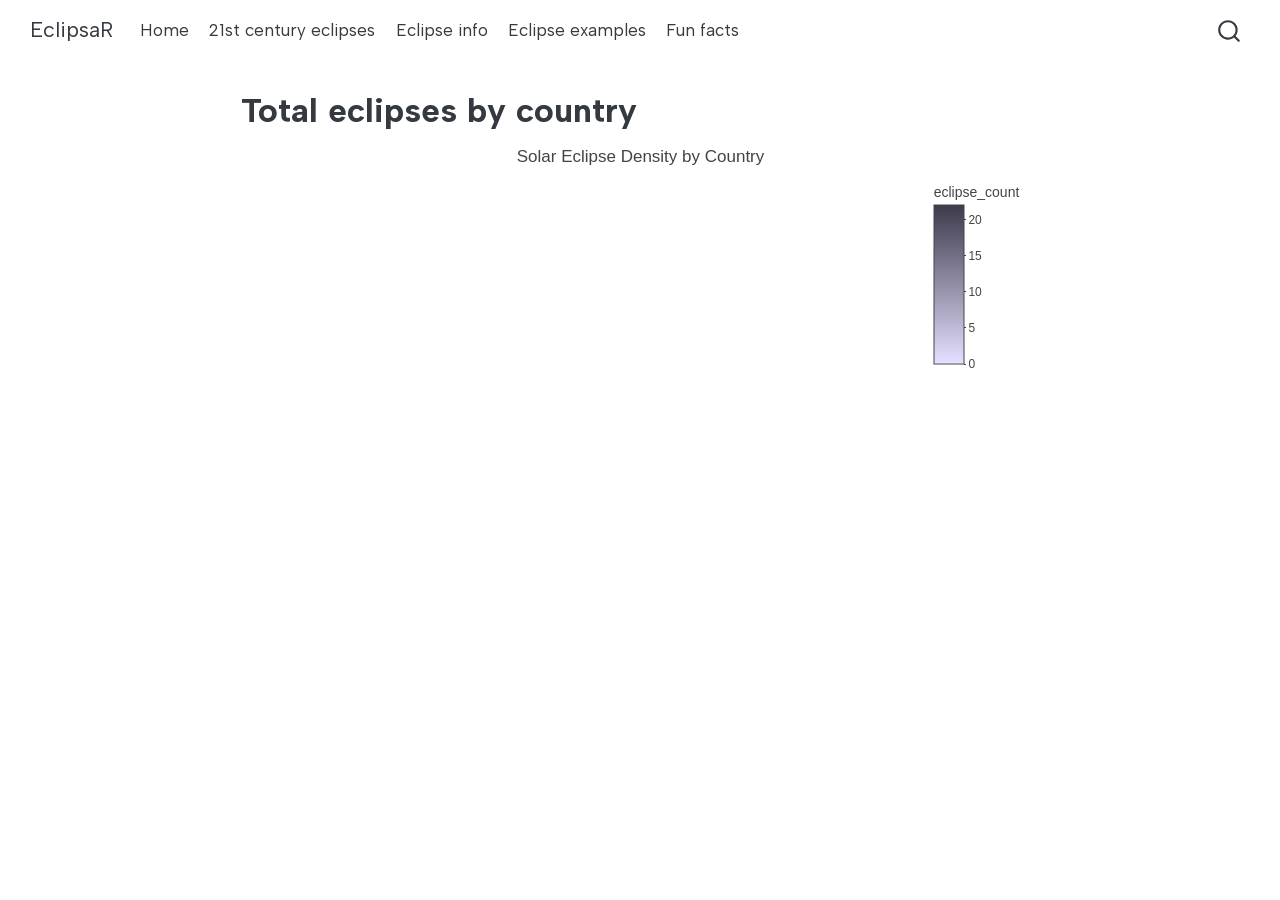
<file: Map_by_country.html>
<!DOCTYPE html>
<html xmlns="http://www.w3.org/1999/xhtml" lang="en" xml:lang="en"><head>

<meta charset="utf-8">
<meta name="generator" content="quarto-1.9.38">

<meta name="viewport" content="width=device-width, initial-scale=1.0, user-scalable=yes">


<title>Total eclipses by country – EclipsaR</title>
<style>
/* Default styles provided by pandoc.
** See https://pandoc.org/MANUAL.html#variables-for-html for config info.
*/
code{white-space: pre-wrap;}
span.smallcaps{font-variant: small-caps;}
div.columns{display: flex; gap: min(4vw, 1.5em);}
div.column{flex: auto; overflow-x: auto;}
div.hanging-indent{margin-left: 1.5em; text-indent: -1.5em;}
ul.task-list{list-style: none;}
ul.task-list li input[type="checkbox"] {
  width: 0.8em;
  margin: 0 0.8em 0.2em -1em; /* quarto-specific, see https://github.com/quarto-dev/quarto-cli/issues/4556 */ 
  vertical-align: middle;
}
</style>


<script src="site_libs/quarto-nav/quarto-nav.js"></script>
<script src="site_libs/quarto-nav/headroom.min.js"></script>
<script src="site_libs/clipboard/clipboard.min.js"></script>
<script src="site_libs/quarto-search/autocomplete.umd.js"></script>
<script src="site_libs/quarto-search/fuse.min.js"></script>
<script src="site_libs/quarto-search/quarto-search.js"></script>
<meta name="quarto:offset" content="./">
<script src="site_libs/quarto-html/quarto.js" type="module"></script>
<script src="site_libs/quarto-html/tabsets/tabsets.js" type="module"></script>
<script src="site_libs/quarto-html/popper.min.js"></script>
<script src="site_libs/quarto-html/tippy.umd.min.js"></script>
<script src="site_libs/quarto-html/anchor.min.js"></script>
<link href="site_libs/quarto-html/tippy.css" rel="stylesheet">
<link href="site_libs/quarto-html/quarto-syntax-highlighting-15634bcf2e68342d4ad2dfa704d543f6.css" rel="stylesheet" class="quarto-color-scheme" id="quarto-text-highlighting-styles">
<link href="site_libs/quarto-html/quarto-syntax-highlighting-dark-0a6b7249c26820e032cb0bd839ff02b1.css" rel="stylesheet" class="quarto-color-scheme quarto-color-alternate" id="quarto-text-highlighting-styles">
<link href="site_libs/quarto-html/quarto-syntax-highlighting-15634bcf2e68342d4ad2dfa704d543f6.css" rel="stylesheet" class="quarto-color-scheme-extra" id="quarto-text-highlighting-styles">
<script src="site_libs/bootstrap/bootstrap.min.js"></script>
<link href="site_libs/bootstrap/bootstrap-icons.css" rel="stylesheet">
<link href="site_libs/bootstrap/bootstrap-2286e7fa73a323c9ab767ca436eccc66.min.css" rel="stylesheet" append-hash="true" class="quarto-color-scheme" id="quarto-bootstrap" data-mode="light">
<link href="site_libs/bootstrap/bootstrap-dark-7b820a1d131a364be1b3ba2ea4c5c702.min.css" rel="stylesheet" append-hash="true" class="quarto-color-scheme quarto-color-alternate" id="quarto-bootstrap" data-mode="light">
<link href="site_libs/bootstrap/bootstrap-2286e7fa73a323c9ab767ca436eccc66.min.css" rel="stylesheet" append-hash="true" class="quarto-color-scheme-extra" id="quarto-bootstrap" data-mode="light">
<script id="quarto-search-options" type="application/json">{
  "location": "navbar",
  "copy-button": false,
  "collapse-after": 3,
  "panel-placement": "end",
  "type": "overlay",
  "limit": 50,
  "keyboard-shortcut": [
    "f",
    "/",
    "s"
  ],
  "show-item-context": false,
  "language": {
    "search-no-results-text": "No results",
    "search-matching-documents-text": "matching documents",
    "search-copy-link-title": "Copy link to search",
    "search-hide-matches-text": "Hide additional matches",
    "search-more-match-text": "more match in this document",
    "search-more-matches-text": "more matches in this document",
    "search-clear-button-title": "Clear",
    "search-text-placeholder": "",
    "search-detached-cancel-button-title": "Cancel",
    "search-submit-button-title": "Submit",
    "search-label": "Search"
  }
}</script>
<link href="site_libs/htmltools-fill-0.5.9/fill.css" rel="stylesheet">
<script src="site_libs/htmlwidgets-1.6.4/htmlwidgets.js"></script>
<script src="site_libs/plotly-binding-4.12.1/plotly.js"></script>
<script src="site_libs/typedarray-0.1/typedarray.min.js"></script>
<script src="site_libs/jquery-3.5.1/jquery.min.js"></script>
<link href="site_libs/crosstalk-1.2.2/css/crosstalk.min.css" rel="stylesheet">
<script src="site_libs/crosstalk-1.2.2/js/crosstalk.min.js"></script>
<link href="site_libs/plotly-htmlwidgets-css-2.25.2/plotly-htmlwidgets.css" rel="stylesheet">
<script src="site_libs/plotly-main-2.25.2/plotly-latest.min.js"></script>


</head>

<body class="nav-fixed fullcontent quarto-light">

<div id="quarto-search-results"></div>
  <header id="quarto-header" class="headroom fixed-top">
    <nav class="navbar navbar-expand-lg " data-bs-theme="dark">
      <div class="navbar-container container-fluid">
      <div class="navbar-brand-container mx-auto">
    <a class="navbar-brand" href="./index.html">
    <span class="navbar-title">EclipsaR</span>
    </a>
  </div>
            <div id="quarto-search" class="" title="Search"></div>
          <button class="navbar-toggler" type="button" data-bs-toggle="collapse" data-bs-target="#navbarCollapse" aria-controls="navbarCollapse" role="menu" aria-expanded="false" aria-label="Toggle navigation" onclick="if (window.quartoToggleHeadroom) { window.quartoToggleHeadroom(); }">
  <span class="navbar-toggler-icon"></span>
</button>
          <div class="collapse navbar-collapse" id="navbarCollapse">
            <ul class="navbar-nav navbar-nav-scroll me-auto">
  <li class="nav-item">
    <a class="nav-link" href="./index.html"> 
<span class="menu-text">Home</span></a>
  </li>  
  <li class="nav-item">
    <a class="nav-link" href="./Map_21st_century_eclipses.html"> 
<span class="menu-text">21st century eclipses</span></a>
  </li>  
  <li class="nav-item">
    <a class="nav-link" href="./interactive_table.html"> 
<span class="menu-text">Eclipse info</span></a>
  </li>  
  <li class="nav-item">
    <a class="nav-link" href="./individual_examples.html"> 
<span class="menu-text">Eclipse examples</span></a>
  </li>  
  <li class="nav-item">
    <a class="nav-link" href="./fun_facts.html"> 
<span class="menu-text">Fun facts</span></a>
  </li>  
</ul>
          </div> <!-- /navcollapse -->
            <div class="quarto-navbar-tools">
</div>
      </div> <!-- /container-fluid -->
    </nav>
</header>
<!-- content -->
<div id="quarto-content" class="quarto-container page-columns page-rows-contents page-layout-article page-navbar">
<!-- sidebar -->
<!-- margin-sidebar -->
    
<!-- main -->
<main class="content" id="quarto-document-content">

<header id="title-block-header" class="quarto-title-block default">
<div class="quarto-title">
<h1 class="title">Total eclipses by country</h1>
</div>



<div class="quarto-title-meta">

    
  
    
  </div>
  


</header>


<div class="cell">
<div class="cell-output-display">
<div class="plotly html-widget html-fill-item" id="htmlwidget-769b96bde8cd53badb8d" style="width:100%;height:464px;"></div>
<script type="application/json" data-for="htmlwidget-769b96bde8cd53badb8d">{"x":{"visdat":{"a9cbd021b91":["function () ","plotlyVisDat"]},"cur_data":"a9cbd021b91","attrs":{"a9cbd021b91":{"locations":{},"locationmode":"country names","z":{},"text":{},"hoverinfo":"text","colorscale":[[0,0.01,1],["white","#E3DFFF","#3D3A4B"]],"zmin":0,"zmax":22,"marker":{"line":{"color":"white","width":0.5}},"alpha_stroke":1,"sizes":[10,100],"spans":[1,20],"type":"choropleth"}},"layout":{"margin":{"b":40,"l":60,"t":25,"r":10},"title":"Solar Eclipse Density by Country","geo":{"showframe":false,"showcoastlines":true,"projection":{"type":"natural earth"}},"scene":{"zaxis":{"title":"eclipse_count"}},"hovermode":"closest","showlegend":false,"legend":{"yanchor":"top","y":0.5}},"source":"A","config":{"modeBarButtonsToAdd":["hoverclosest","hovercompare"],"showSendToCloud":false},"data":[{"colorbar":{"title":"eclipse_count","ticklen":2,"len":0.5,"lenmode":"fraction","y":1,"yanchor":"top"},"colorscale":[[0,"white"],[0.01,"#E3DFFF"],[1,"#3D3A4B"]],"showscale":true,"locations":["Afghanistan","Algeria","American Samoa","Andorra","Angola","Antarctica","Argentina","Armenia","Australia","Austria","Azerbaijan","Bahamas","Bahrain","Bangladesh","Barbados","Belarus","Belgium","Belize","Benin","Bhutan","Bolivia","Bosnia and Herzegovina","Botswana","Brazil","Brunei","Bulgaria","Burkina Faso","Burundi","Cabo Verde","Cambodia","Cameroon","Canada","Central African Republic","Chad","Chile","China","Colombia","Congo","Cook Islands","Costa Rica","Croatia","Cuba","Cyprus","Czechia","Côte d'Ivoire","Democratic Republic of the Congo","Dominican Republic","Ecuador","Egypt","Equatorial Guinea","Eritrea","Estonia","Ethiopia","Falkland Islands","Faroe Islands","Fiji","Finland","France","French Polynesia","Gabon","Gambia","Georgia","Germany","Ghana","Greece","Greenland","Grenada","Guam","Guatemala","Guinea","Guyana","Haiti","Honduras","Hong Kong","Hungary","Iceland","India","Indonesia","Iran","Iraq","Ireland","Italy","Japan","Kazakhstan","Kenya","Kiribati","Kuwait","Kyrgyzstan","Laos","Latvia","Lesotho","Liberia","Libya","Liechtenstein","Lithuania","Macau S.A.R","Madagascar","Malawi","Malaysia","Maldives","Mali","Malta","Marshall Islands","Mauritania","Mexico","Micronesia","Moldova","Monaco","Mongolia","Morocco","Mozambique","Myanmar","Namibia","Nepal","Netherlands","New Caledonia","New Zealand","Nicaragua","Niger","Nigeria","Niue","North Korea","Northern Mariana Islands","Norway","Oman","Pakistan","Palau","Panama","Papua New Guinea","Paraguay","Peru","Philippines","Pitcairn Islands","Poland","Portugal","Qatar","Republic of the Congo","Romania","Russia","Rwanda","Saint Helena","Saint Lucia","Saint Vincent and the Grenadines","San Marino","Saudi Arabia","Senegal","Serbia","Seychelles","Sierra Leone","Singapore","Slovakia","Slovenia","Solomon Islands","Somalia","South Africa","South Korea","South Sudan","Spain","Sri Lanka","Sudan","Suriname","Sweden","Switzerland","Syria","Taiwan","Tajikistan","Tanzania","Thailand","Timor-Leste","Togo","Tonga","Trinidad and Tobago","Tunisia","Turkey","Turkmenistan","Turks and Caicos Islands","Tuvalu","Uganda","Ukraine","United Arab Emirates","United Kingdom","United States of America","Uzbekistan","Venezuela","Vietnam","Western Sahara","Yemen","Zambia","Zimbabwe","eSwatini",null],"locationmode":"country names","z":[2,7,1,1,9,12,16,1,18,3,1,1,1,2,2,3,1,2,7,2,1,2,7,17,5,2,2,2,2,2,6,14,4,8,16,18,12,4,1,2,3,2,1,2,7,11,2,5,7,1,2,2,6,1,3,2,1,13,6,2,1,6,3,9,2,9,1,1,1,3,7,2,2,1,4,3,13,19,4,2,2,5,11,6,6,10,2,2,2,2,1,4,8,2,2,1,5,1,8,6,3,2,5,2,10,4,1,1,4,3,7,5,6,2,1,1,12,3,4,9,1,4,3,5,3,6,1,4,8,2,6,4,2,2,5,2,1,3,17,3,1,1,1,1,7,1,1,2,4,1,2,3,5,7,7,1,4,10,5,8,6,2,2,2,2,1,5,5,3,7,1,1,6,6,2,1,2,5,5,2,3,22,3,8,3,2,5,6,4,1,9],"text":["Country: Afghanistan <br>Eclipses: 2","Country: Algeria <br>Eclipses: 7","Country: American Samoa <br>Eclipses: 1","Country: Andorra <br>Eclipses: 1","Country: Angola <br>Eclipses: 9","Country: Antarctica <br>Eclipses: 12","Country: Argentina <br>Eclipses: 16","Country: Armenia <br>Eclipses: 1","Country: Australia <br>Eclipses: 18","Country: Austria <br>Eclipses: 3","Country: Azerbaijan <br>Eclipses: 1","Country: Bahamas <br>Eclipses: 1","Country: Bahrain <br>Eclipses: 1","Country: Bangladesh <br>Eclipses: 2","Country: Barbados <br>Eclipses: 2","Country: Belarus <br>Eclipses: 3","Country: Belgium <br>Eclipses: 1","Country: Belize <br>Eclipses: 2","Country: Benin <br>Eclipses: 7","Country: Bhutan <br>Eclipses: 2","Country: Bolivia <br>Eclipses: 1","Country: Bosnia and Herzegovina <br>Eclipses: 2","Country: Botswana <br>Eclipses: 7","Country: Brazil <br>Eclipses: 17","Country: Brunei <br>Eclipses: 5","Country: Bulgaria <br>Eclipses: 2","Country: Burkina Faso <br>Eclipses: 2","Country: Burundi <br>Eclipses: 2","Country: Cabo Verde <br>Eclipses: 2","Country: Cambodia <br>Eclipses: 2","Country: Cameroon <br>Eclipses: 6","Country: Canada <br>Eclipses: 14","Country: Central African Republic <br>Eclipses: 4","Country: Chad <br>Eclipses: 8","Country: Chile <br>Eclipses: 16","Country: China <br>Eclipses: 18","Country: Colombia <br>Eclipses: 12","Country: Congo <br>Eclipses: 4","Country: Cook Islands <br>Eclipses: 1","Country: Costa Rica <br>Eclipses: 2","Country: Croatia <br>Eclipses: 3","Country: Cuba <br>Eclipses: 2","Country: Cyprus <br>Eclipses: 1","Country: Czechia <br>Eclipses: 2","Country: Côte d'Ivoire <br>Eclipses: 7","Country: Democratic Republic of the Congo <br>Eclipses: 11","Country: Dominican Republic <br>Eclipses: 2","Country: Ecuador <br>Eclipses: 5","Country: Egypt <br>Eclipses: 7","Country: Equatorial Guinea <br>Eclipses: 1","Country: Eritrea <br>Eclipses: 2","Country: Estonia <br>Eclipses: 2","Country: Ethiopia <br>Eclipses: 6","Country: Falkland Islands <br>Eclipses: 1","Country: Faroe Islands <br>Eclipses: 3","Country: Fiji <br>Eclipses: 2","Country: Finland <br>Eclipses: 1","Country: France <br>Eclipses: 13","Country: French Polynesia <br>Eclipses: 6","Country: Gabon <br>Eclipses: 2","Country: Gambia <br>Eclipses: 1","Country: Georgia <br>Eclipses: 6","Country: Germany <br>Eclipses: 3","Country: Ghana <br>Eclipses: 9","Country: Greece <br>Eclipses: 2","Country: Greenland <br>Eclipses: 9","Country: Grenada <br>Eclipses: 1","Country: Guam <br>Eclipses: 1","Country: Guatemala <br>Eclipses: 1","Country: Guinea <br>Eclipses: 3","Country: Guyana <br>Eclipses: 7","Country: Haiti <br>Eclipses: 2","Country: Honduras <br>Eclipses: 2","Country: Hong Kong <br>Eclipses: 1","Country: Hungary <br>Eclipses: 4","Country: Iceland <br>Eclipses: 3","Country: India <br>Eclipses: 13","Country: Indonesia <br>Eclipses: 19","Country: Iran <br>Eclipses: 4","Country: Iraq <br>Eclipses: 2","Country: Ireland <br>Eclipses: 2","Country: Italy <br>Eclipses: 5","Country: Japan <br>Eclipses: 11","Country: Kazakhstan <br>Eclipses: 6","Country: Kenya <br>Eclipses: 6","Country: Kiribati <br>Eclipses: 10","Country: Kuwait <br>Eclipses: 2","Country: Kyrgyzstan <br>Eclipses: 2","Country: Laos <br>Eclipses: 2","Country: Latvia <br>Eclipses: 2","Country: Lesotho <br>Eclipses: 1","Country: Liberia <br>Eclipses: 4","Country: Libya <br>Eclipses: 8","Country: Liechtenstein <br>Eclipses: 2","Country: Lithuania <br>Eclipses: 2","Country: Macau S.A.R <br>Eclipses: 1","Country: Madagascar <br>Eclipses: 5","Country: Malawi <br>Eclipses: 1","Country: Malaysia <br>Eclipses: 8","Country: Maldives <br>Eclipses: 6","Country: Mali <br>Eclipses: 3","Country: Malta <br>Eclipses: 2","Country: Marshall Islands <br>Eclipses: 5","Country: Mauritania <br>Eclipses: 2","Country: Mexico <br>Eclipses: 10","Country: Micronesia <br>Eclipses: 4","Country: Moldova <br>Eclipses: 1","Country: Monaco <br>Eclipses: 1","Country: Mongolia <br>Eclipses: 4","Country: Morocco <br>Eclipses: 3","Country: Mozambique <br>Eclipses: 7","Country: Myanmar <br>Eclipses: 5","Country: Namibia <br>Eclipses: 6","Country: Nepal <br>Eclipses: 2","Country: Netherlands <br>Eclipses: 1","Country: New Caledonia <br>Eclipses: 1","Country: New Zealand <br>Eclipses: 12","Country: Nicaragua <br>Eclipses: 3","Country: Niger <br>Eclipses: 4","Country: Nigeria <br>Eclipses: 9","Country: Niue <br>Eclipses: 1","Country: North Korea <br>Eclipses: 4","Country: Northern Mariana Islands <br>Eclipses: 3","Country: Norway <br>Eclipses: 5","Country: Oman <br>Eclipses: 3","Country: Pakistan <br>Eclipses: 6","Country: Palau <br>Eclipses: 1","Country: Panama <br>Eclipses: 4","Country: Papua New Guinea <br>Eclipses: 8","Country: Paraguay <br>Eclipses: 2","Country: Peru <br>Eclipses: 6","Country: Philippines <br>Eclipses: 4","Country: Pitcairn Islands <br>Eclipses: 2","Country: Poland <br>Eclipses: 2","Country: Portugal <br>Eclipses: 5","Country: Qatar <br>Eclipses: 2","Country: Republic of the Congo <br>Eclipses: 1","Country: Romania <br>Eclipses: 3","Country: Russia <br>Eclipses: 17","Country: Rwanda <br>Eclipses: 3","Country: Saint Helena <br>Eclipses: 1","Country: Saint Lucia <br>Eclipses: 1","Country: Saint Vincent and the Grenadines <br>Eclipses: 1","Country: San Marino <br>Eclipses: 1","Country: Saudi Arabia <br>Eclipses: 7","Country: Senegal <br>Eclipses: 1","Country: Serbia <br>Eclipses: 1","Country: Seychelles <br>Eclipses: 2","Country: Sierra Leone <br>Eclipses: 4","Country: Singapore <br>Eclipses: 1","Country: Slovakia <br>Eclipses: 2","Country: Slovenia <br>Eclipses: 3","Country: Solomon Islands <br>Eclipses: 5","Country: Somalia <br>Eclipses: 7","Country: South Africa <br>Eclipses: 7","Country: South Korea <br>Eclipses: 1","Country: South Sudan <br>Eclipses: 4","Country: Spain <br>Eclipses: 10","Country: Sri Lanka <br>Eclipses: 5","Country: Sudan <br>Eclipses: 8","Country: Suriname <br>Eclipses: 6","Country: Sweden <br>Eclipses: 2","Country: Switzerland <br>Eclipses: 2","Country: Syria <br>Eclipses: 2","Country: Taiwan <br>Eclipses: 2","Country: Tajikistan <br>Eclipses: 1","Country: Tanzania <br>Eclipses: 5","Country: Thailand <br>Eclipses: 5","Country: Timor-Leste <br>Eclipses: 3","Country: Togo <br>Eclipses: 7","Country: Tonga <br>Eclipses: 1","Country: Trinidad and Tobago <br>Eclipses: 1","Country: Tunisia <br>Eclipses: 6","Country: Turkey <br>Eclipses: 6","Country: Turkmenistan <br>Eclipses: 2","Country: Turks and Caicos Islands <br>Eclipses: 1","Country: Tuvalu <br>Eclipses: 2","Country: Uganda <br>Eclipses: 5","Country: Ukraine <br>Eclipses: 5","Country: United Arab Emirates <br>Eclipses: 2","Country: United Kingdom <br>Eclipses: 3","Country: United States of America <br>Eclipses: 22","Country: Uzbekistan <br>Eclipses: 3","Country: Venezuela <br>Eclipses: 8","Country: Vietnam <br>Eclipses: 3","Country: Western Sahara <br>Eclipses: 2","Country: Yemen <br>Eclipses: 5","Country: Zambia <br>Eclipses: 6","Country: Zimbabwe <br>Eclipses: 4","Country: eSwatini <br>Eclipses: 1","Country: NA <br>Eclipses: 9"],"hoverinfo":["text","text","text","text","text","text","text","text","text","text","text","text","text","text","text","text","text","text","text","text","text","text","text","text","text","text","text","text","text","text","text","text","text","text","text","text","text","text","text","text","text","text","text","text","text","text","text","text","text","text","text","text","text","text","text","text","text","text","text","text","text","text","text","text","text","text","text","text","text","text","text","text","text","text","text","text","text","text","text","text","text","text","text","text","text","text","text","text","text","text","text","text","text","text","text","text","text","text","text","text","text","text","text","text","text","text","text","text","text","text","text","text","text","text","text","text","text","text","text","text","text","text","text","text","text","text","text","text","text","text","text","text","text","text","text","text","text","text","text","text","text","text","text","text","text","text","text","text","text","text","text","text","text","text","text","text","text","text","text","text","text","text","text","text","text","text","text","text","text","text","text","text","text","text","text","text","text","text","text","text","text","text","text","text","text","text","text","text","text","text","text"],"zmin":0,"zmax":22,"marker":{"line":{"color":"white","width":0.5}},"type":"choropleth","frame":null}],"highlight":{"on":"plotly_click","persistent":false,"dynamic":false,"selectize":false,"opacityDim":0.20000000000000001,"selected":{"opacity":1},"debounce":0},"shinyEvents":["plotly_hover","plotly_click","plotly_selected","plotly_relayout","plotly_brushed","plotly_brushing","plotly_clickannotation","plotly_doubleclick","plotly_deselect","plotly_afterplot","plotly_sunburstclick"],"base_url":"https://plot.ly"},"evals":[],"jsHooks":[]}</script>
</div>
</div>



</main> <!-- /main -->
<script id="quarto-html-after-body" type="application/javascript">
  window.document.addEventListener("DOMContentLoaded", function (event) {
    const icon = "";
    const anchorJS = new window.AnchorJS();
    anchorJS.options = {
      placement: 'right',
      icon: icon
    };
    anchorJS.add('.anchored');
    const isCodeAnnotation = (el) => {
      for (const clz of el.classList) {
        if (clz.startsWith('code-annotation-')) {                     
          return true;
        }
      }
      return false;
    }
    const onCopySuccess = function(e) {
      // button target
      const button = e.trigger;
      // don't keep focus
      button.blur();
      // flash "checked"
      button.classList.add('code-copy-button-checked');
      var currentTitle = button.getAttribute("title");
      button.setAttribute("title", "Copied!");
      let tooltip;
      if (window.bootstrap) {
        button.setAttribute("data-bs-toggle", "tooltip");
        button.setAttribute("data-bs-placement", "left");
        button.setAttribute("data-bs-title", "Copied!");
        tooltip = new bootstrap.Tooltip(button, 
          { trigger: "manual", 
            customClass: "code-copy-button-tooltip",
            offset: [0, -8]});
        tooltip.show();    
      }
      setTimeout(function() {
        if (tooltip) {
          tooltip.hide();
          button.removeAttribute("data-bs-title");
          button.removeAttribute("data-bs-toggle");
          button.removeAttribute("data-bs-placement");
        }
        button.setAttribute("title", currentTitle);
        button.classList.remove('code-copy-button-checked');
      }, 1000);
      // clear code selection
      e.clearSelection();
    }
    const getTextToCopy = function(trigger) {
      const outerScaffold = trigger.parentElement.cloneNode(true);
      const codeEl = outerScaffold.querySelector('code');
      for (const childEl of codeEl.children) {
        if (isCodeAnnotation(childEl)) {
          childEl.remove();
        }
      }
      return codeEl.innerText;
    }
    const clipboard = new window.ClipboardJS('.code-copy-button:not([data-in-quarto-modal])', {
      text: getTextToCopy
    });
    clipboard.on('success', onCopySuccess);
    if (window.document.getElementById('quarto-embedded-source-code-modal')) {
      const clipboardModal = new window.ClipboardJS('.code-copy-button[data-in-quarto-modal]', {
        text: getTextToCopy,
        container: window.document.getElementById('quarto-embedded-source-code-modal')
      });
      clipboardModal.on('success', onCopySuccess);
    }
      var localhostRegex = new RegExp(/^(?:http|https):\/\/localhost\:?[0-9]*\//);
      var mailtoRegex = new RegExp(/^mailto:/);
        var filterRegex = new RegExp("https:\/\/ma-ulloa\.github\.io\/eclipsaR\/");
      var isInternal = (href) => {
          return filterRegex.test(href) || localhostRegex.test(href) || mailtoRegex.test(href);
      }
      // Inspect non-navigation links and adorn them if external
     var links = window.document.querySelectorAll('a[href]:not(.nav-link):not(.navbar-brand):not(.toc-action):not(.sidebar-link):not(.sidebar-item-toggle):not(.pagination-link):not(.no-external):not([aria-hidden]):not(.dropdown-item):not(.quarto-navigation-tool):not(.about-link)');
      for (var i=0; i<links.length; i++) {
        const link = links[i];
        if (!isInternal(link.href)) {
          // undo the damage that might have been done by quarto-nav.js in the case of
          // links that we want to consider external
          if (link.dataset.originalHref !== undefined) {
            link.href = link.dataset.originalHref;
          }
        }
      }
    function tippyHover(el, contentFn, onTriggerFn, onUntriggerFn) {
      const config = {
        allowHTML: true,
        maxWidth: 500,
        delay: 100,
        arrow: false,
        appendTo: function(el) {
            return el.parentElement;
        },
        interactive: true,
        interactiveBorder: 10,
        theme: 'quarto',
        placement: 'bottom-start',
      };
      if (contentFn) {
        config.content = contentFn;
      }
      if (onTriggerFn) {
        config.onTrigger = onTriggerFn;
      }
      if (onUntriggerFn) {
        config.onUntrigger = onUntriggerFn;
      }
      window.tippy(el, config); 
    }
    const noterefs = window.document.querySelectorAll('a[role="doc-noteref"]');
    for (var i=0; i<noterefs.length; i++) {
      const ref = noterefs[i];
      tippyHover(ref, function() {
        // use id or data attribute instead here
        let href = ref.getAttribute('data-footnote-href') || ref.getAttribute('href');
        try { href = new URL(href).hash; } catch {}
        const id = href.replace(/^#\/?/, "");
        const note = window.document.getElementById(id);
        if (note) {
          return note.innerHTML;
        } else {
          return "";
        }
      });
    }
    const xrefs = window.document.querySelectorAll('a.quarto-xref');
    const processXRef = (id, note) => {
      // Strip column container classes
      const stripColumnClz = (el) => {
        el.classList.remove("page-full", "page-columns");
        if (el.children) {
          for (const child of el.children) {
            stripColumnClz(child);
          }
        }
      }
      stripColumnClz(note)
      if (id === null || id.startsWith('sec-')) {
        // Special case sections, only their first couple elements
        const container = document.createElement("div");
        if (note.children && note.children.length > 2) {
          container.appendChild(note.children[0].cloneNode(true));
          for (let i = 1; i < note.children.length; i++) {
            const child = note.children[i];
            if (child.tagName === "P" && child.innerText === "") {
              continue;
            } else {
              container.appendChild(child.cloneNode(true));
              break;
            }
          }
          if (window.Quarto?.typesetMath) {
            window.Quarto.typesetMath(container);
          }
          return container.innerHTML
        } else {
          if (window.Quarto?.typesetMath) {
            window.Quarto.typesetMath(note);
          }
          return note.innerHTML;
        }
      } else {
        // Remove any anchor links if they are present
        const anchorLink = note.querySelector('a.anchorjs-link');
        if (anchorLink) {
          anchorLink.remove();
        }
        if (window.Quarto?.typesetMath) {
          window.Quarto.typesetMath(note);
        }
        if (note.classList.contains("callout")) {
          return note.outerHTML;
        } else {
          return note.innerHTML;
        }
      }
    }
    for (var i=0; i<xrefs.length; i++) {
      const xref = xrefs[i];
      tippyHover(xref, undefined, function(instance) {
        instance.disable();
        let url = xref.getAttribute('href');
        let hash = undefined; 
        if (url.startsWith('#')) {
          hash = url;
        } else {
          try { hash = new URL(url).hash; } catch {}
        }
        if (hash) {
          const id = hash.replace(/^#\/?/, "");
          const note = window.document.getElementById(id);
          if (note !== null) {
            try {
              const html = processXRef(id, note.cloneNode(true));
              instance.setContent(html);
            } finally {
              instance.enable();
              instance.show();
            }
          } else {
            // See if we can fetch this
            fetch(url.split('#')[0])
            .then(res => res.text())
            .then(html => {
              const parser = new DOMParser();
              const htmlDoc = parser.parseFromString(html, "text/html");
              const note = htmlDoc.getElementById(id);
              if (note !== null) {
                const html = processXRef(id, note);
                instance.setContent(html);
              } 
            }).finally(() => {
              instance.enable();
              instance.show();
            });
          }
        } else {
          // See if we can fetch a full url (with no hash to target)
          // This is a special case and we should probably do some content thinning / targeting
          fetch(url)
          .then(res => res.text())
          .then(html => {
            const parser = new DOMParser();
            const htmlDoc = parser.parseFromString(html, "text/html");
            const note = htmlDoc.querySelector('main.content');
            if (note !== null) {
              // This should only happen for chapter cross references
              // (since there is no id in the URL)
              // remove the first header
              if (note.children.length > 0 && note.children[0].tagName === "HEADER") {
                note.children[0].remove();
              }
              const html = processXRef(null, note);
              instance.setContent(html);
            } 
          }).finally(() => {
            instance.enable();
            instance.show();
          });
        }
      }, function(instance) {
      });
    }
        let selectedAnnoteEl;
        const selectorForAnnotation = ( cell, annotation) => {
          let cellAttr = 'data-code-cell="' + cell + '"';
          let lineAttr = 'data-code-annotation="' +  annotation + '"';
          const selector = 'span[' + cellAttr + '][' + lineAttr + ']';
          return selector;
        }
        const selectCodeLines = (annoteEl) => {
          const doc = window.document;
          const targetCell = annoteEl.getAttribute("data-target-cell");
          const targetAnnotation = annoteEl.getAttribute("data-target-annotation");
          const annoteSpan = window.document.querySelector(selectorForAnnotation(targetCell, targetAnnotation));
          const lines = annoteSpan.getAttribute("data-code-lines").split(",");
          const lineIds = lines.map((line) => {
            return targetCell + "-" + line;
          })
          let top = null;
          let height = null;
          let parent = null;
          if (lineIds.length > 0) {
              //compute the position of the single el (top and bottom and make a div)
              const el = window.document.getElementById(lineIds[0]);
              top = el.offsetTop;
              height = el.offsetHeight;
              parent = el.parentElement.parentElement;
            if (lineIds.length > 1) {
              const lastEl = window.document.getElementById(lineIds[lineIds.length - 1]);
              const bottom = lastEl.offsetTop + lastEl.offsetHeight;
              height = bottom - top;
            }
            if (top !== null && height !== null && parent !== null) {
              // cook up a div (if necessary) and position it 
              let div = window.document.getElementById("code-annotation-line-highlight");
              if (div === null) {
                div = window.document.createElement("div");
                div.setAttribute("id", "code-annotation-line-highlight");
                div.style.position = 'absolute';
                parent.appendChild(div);
              }
              div.style.top = top - 2 + "px";
              div.style.height = height + 4 + "px";
              div.style.left = 0;
              let gutterDiv = window.document.getElementById("code-annotation-line-highlight-gutter");
              if (gutterDiv === null) {
                gutterDiv = window.document.createElement("div");
                gutterDiv.setAttribute("id", "code-annotation-line-highlight-gutter");
                gutterDiv.style.position = 'absolute';
                const codeCell = window.document.getElementById(targetCell);
                const gutter = codeCell.querySelector('.code-annotation-gutter');
                gutter.appendChild(gutterDiv);
              }
              gutterDiv.style.top = top - 2 + "px";
              gutterDiv.style.height = height + 4 + "px";
            }
            selectedAnnoteEl = annoteEl;
          }
        };
        const unselectCodeLines = () => {
          const elementsIds = ["code-annotation-line-highlight", "code-annotation-line-highlight-gutter"];
          elementsIds.forEach((elId) => {
            const div = window.document.getElementById(elId);
            if (div) {
              div.remove();
            }
          });
          selectedAnnoteEl = undefined;
        };
          // Handle positioning of the toggle
      window.addEventListener(
        "resize",
        throttle(() => {
          elRect = undefined;
          if (selectedAnnoteEl) {
            selectCodeLines(selectedAnnoteEl);
          }
        }, 10)
      );
      function throttle(fn, ms) {
      let throttle = false;
      let timer;
        return (...args) => {
          if(!throttle) { // first call gets through
              fn.apply(this, args);
              throttle = true;
          } else { // all the others get throttled
              if(timer) clearTimeout(timer); // cancel #2
              timer = setTimeout(() => {
                fn.apply(this, args);
                timer = throttle = false;
              }, ms);
          }
        };
      }
        // Attach click handler to the DT
        const annoteDls = window.document.querySelectorAll('dt[data-target-cell]');
        for (const annoteDlNode of annoteDls) {
          annoteDlNode.addEventListener('click', (event) => {
            const clickedEl = event.target;
            if (clickedEl !== selectedAnnoteEl) {
              unselectCodeLines();
              const activeEl = window.document.querySelector('dt[data-target-cell].code-annotation-active');
              if (activeEl) {
                activeEl.classList.remove('code-annotation-active');
              }
              selectCodeLines(clickedEl);
              clickedEl.classList.add('code-annotation-active');
            } else {
              // Unselect the line
              unselectCodeLines();
              clickedEl.classList.remove('code-annotation-active');
            }
          });
        }
    const findCites = (el) => {
      const parentEl = el.parentElement;
      if (parentEl) {
        const cites = parentEl.dataset.cites;
        if (cites) {
          return {
            el,
            cites: cites.split(' ')
          };
        } else {
          return findCites(el.parentElement)
        }
      } else {
        return undefined;
      }
    };
    var bibliorefs = window.document.querySelectorAll('a[role="doc-biblioref"]');
    for (var i=0; i<bibliorefs.length; i++) {
      const ref = bibliorefs[i];
      const citeInfo = findCites(ref);
      if (citeInfo) {
        tippyHover(citeInfo.el, function() {
          var popup = window.document.createElement('div');
          citeInfo.cites.forEach(function(cite) {
            var citeDiv = window.document.createElement('div');
            citeDiv.classList.add('hanging-indent');
            citeDiv.classList.add('csl-entry');
            var biblioDiv = window.document.getElementById('ref-' + cite);
            if (biblioDiv) {
              citeDiv.innerHTML = biblioDiv.innerHTML;
            }
            popup.appendChild(citeDiv);
          });
          return popup.innerHTML;
        });
      }
    }
  });
  </script>
</div> <!-- /content -->
<footer class="footer">
  <div class="nav-footer">
    <div class="nav-footer-left">
      &nbsp;
    </div>   
    <div class="nav-footer-center">
      <ul class="footer-items list-unstyled">
    <li class="nav-item">
    <a class="nav-link" href="./about.html">
<p>about us</p>
</a>
  </li>  
    <li class="nav-item compact">
    <a class="nav-link" href="https://github.com/ma-ulloa/eclipsaR">
      <i class="bi bi-github" role="img" aria-label="GitHub">
</i> 
    </a>
  </li>  
</ul>
    </div>
    <div class="nav-footer-right">
      &nbsp;
    </div>
  </div>
</footer>




</body></html>
</file>
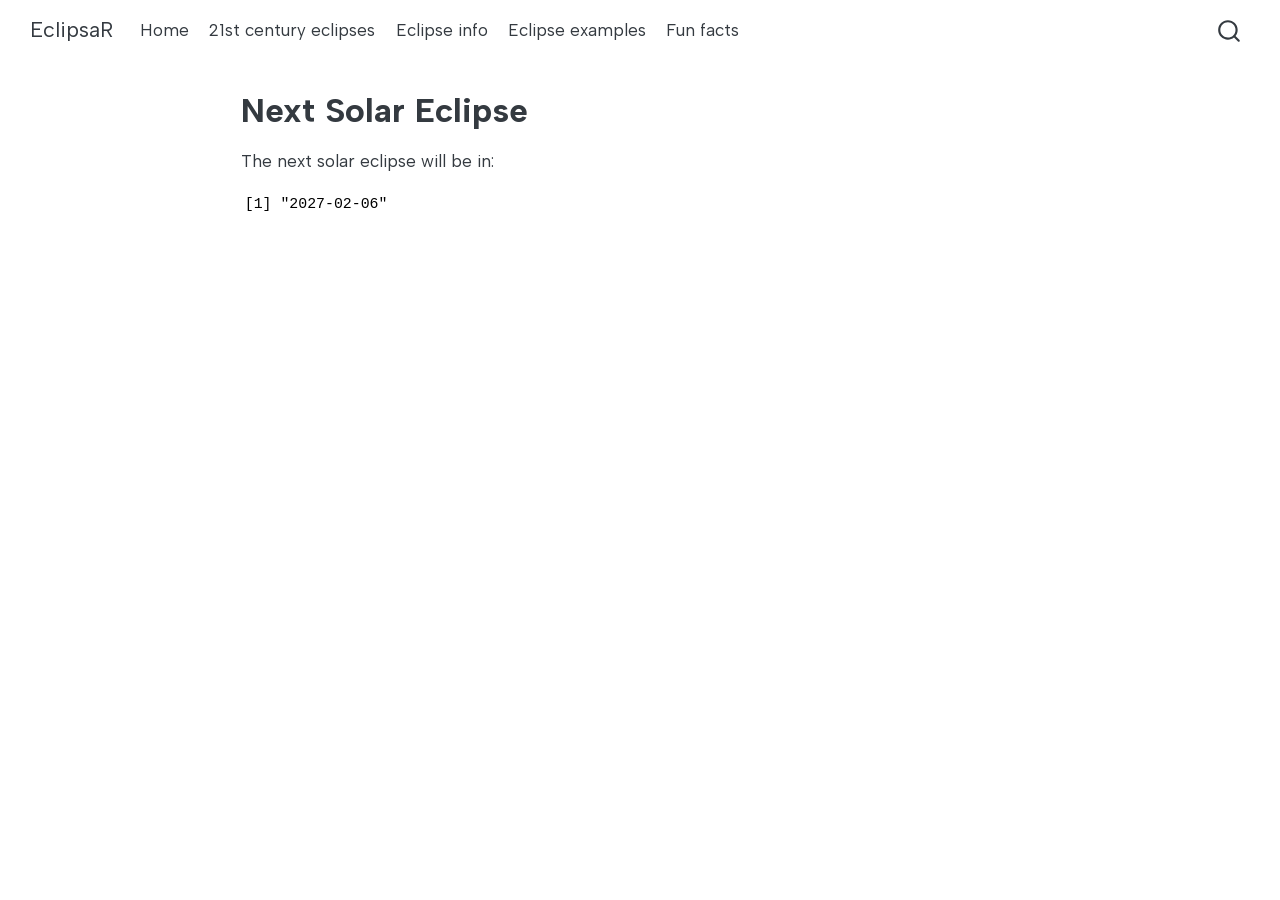
<file: Next_eclipse.html>
<!DOCTYPE html>
<html xmlns="http://www.w3.org/1999/xhtml" lang="en" xml:lang="en"><head>

<meta charset="utf-8">
<meta name="generator" content="quarto-1.9.38">

<meta name="viewport" content="width=device-width, initial-scale=1.0, user-scalable=yes">


<title>Next Solar Eclipse – EclipsaR</title>
<style>
/* Default styles provided by pandoc.
** See https://pandoc.org/MANUAL.html#variables-for-html for config info.
*/
code{white-space: pre-wrap;}
span.smallcaps{font-variant: small-caps;}
div.columns{display: flex; gap: min(4vw, 1.5em);}
div.column{flex: auto; overflow-x: auto;}
div.hanging-indent{margin-left: 1.5em; text-indent: -1.5em;}
ul.task-list{list-style: none;}
ul.task-list li input[type="checkbox"] {
  width: 0.8em;
  margin: 0 0.8em 0.2em -1em; /* quarto-specific, see https://github.com/quarto-dev/quarto-cli/issues/4556 */ 
  vertical-align: middle;
}
</style>


<script src="site_libs/quarto-nav/quarto-nav.js"></script>
<script src="site_libs/quarto-nav/headroom.min.js"></script>
<script src="site_libs/clipboard/clipboard.min.js"></script>
<script src="site_libs/quarto-search/autocomplete.umd.js"></script>
<script src="site_libs/quarto-search/fuse.min.js"></script>
<script src="site_libs/quarto-search/quarto-search.js"></script>
<meta name="quarto:offset" content="./">
<script src="site_libs/quarto-html/quarto.js" type="module"></script>
<script src="site_libs/quarto-html/tabsets/tabsets.js" type="module"></script>
<script src="site_libs/quarto-html/popper.min.js"></script>
<script src="site_libs/quarto-html/tippy.umd.min.js"></script>
<script src="site_libs/quarto-html/anchor.min.js"></script>
<link href="site_libs/quarto-html/tippy.css" rel="stylesheet">
<link href="site_libs/quarto-html/quarto-syntax-highlighting-15634bcf2e68342d4ad2dfa704d543f6.css" rel="stylesheet" class="quarto-color-scheme" id="quarto-text-highlighting-styles">
<link href="site_libs/quarto-html/quarto-syntax-highlighting-dark-0a6b7249c26820e032cb0bd839ff02b1.css" rel="stylesheet" class="quarto-color-scheme quarto-color-alternate" id="quarto-text-highlighting-styles">
<link href="site_libs/quarto-html/quarto-syntax-highlighting-15634bcf2e68342d4ad2dfa704d543f6.css" rel="stylesheet" class="quarto-color-scheme-extra" id="quarto-text-highlighting-styles">
<script src="site_libs/bootstrap/bootstrap.min.js"></script>
<link href="site_libs/bootstrap/bootstrap-icons.css" rel="stylesheet">
<link href="site_libs/bootstrap/bootstrap-2286e7fa73a323c9ab767ca436eccc66.min.css" rel="stylesheet" append-hash="true" class="quarto-color-scheme" id="quarto-bootstrap" data-mode="light">
<link href="site_libs/bootstrap/bootstrap-dark-7b820a1d131a364be1b3ba2ea4c5c702.min.css" rel="stylesheet" append-hash="true" class="quarto-color-scheme quarto-color-alternate" id="quarto-bootstrap" data-mode="light">
<link href="site_libs/bootstrap/bootstrap-2286e7fa73a323c9ab767ca436eccc66.min.css" rel="stylesheet" append-hash="true" class="quarto-color-scheme-extra" id="quarto-bootstrap" data-mode="light">
<script id="quarto-search-options" type="application/json">{
  "location": "navbar",
  "copy-button": false,
  "collapse-after": 3,
  "panel-placement": "end",
  "type": "overlay",
  "limit": 50,
  "keyboard-shortcut": [
    "f",
    "/",
    "s"
  ],
  "show-item-context": false,
  "language": {
    "search-no-results-text": "No results",
    "search-matching-documents-text": "matching documents",
    "search-copy-link-title": "Copy link to search",
    "search-hide-matches-text": "Hide additional matches",
    "search-more-match-text": "more match in this document",
    "search-more-matches-text": "more matches in this document",
    "search-clear-button-title": "Clear",
    "search-text-placeholder": "",
    "search-detached-cancel-button-title": "Cancel",
    "search-submit-button-title": "Submit",
    "search-label": "Search"
  }
}</script>


</head>

<body class="nav-fixed fullcontent quarto-light">

<div id="quarto-search-results"></div>
  <header id="quarto-header" class="headroom fixed-top">
    <nav class="navbar navbar-expand-lg " data-bs-theme="dark">
      <div class="navbar-container container-fluid">
      <div class="navbar-brand-container mx-auto">
    <a class="navbar-brand" href="./index.html">
    <span class="navbar-title">EclipsaR</span>
    </a>
  </div>
            <div id="quarto-search" class="" title="Search"></div>
          <button class="navbar-toggler" type="button" data-bs-toggle="collapse" data-bs-target="#navbarCollapse" aria-controls="navbarCollapse" role="menu" aria-expanded="false" aria-label="Toggle navigation" onclick="if (window.quartoToggleHeadroom) { window.quartoToggleHeadroom(); }">
  <span class="navbar-toggler-icon"></span>
</button>
          <div class="collapse navbar-collapse" id="navbarCollapse">
            <ul class="navbar-nav navbar-nav-scroll me-auto">
  <li class="nav-item">
    <a class="nav-link" href="./index.html"> 
<span class="menu-text">Home</span></a>
  </li>  
  <li class="nav-item">
    <a class="nav-link" href="./Map_21st_century_eclipses.html"> 
<span class="menu-text">21st century eclipses</span></a>
  </li>  
  <li class="nav-item">
    <a class="nav-link" href="./interactive_table.html"> 
<span class="menu-text">Eclipse info</span></a>
  </li>  
  <li class="nav-item">
    <a class="nav-link" href="./individual_examples.html"> 
<span class="menu-text">Eclipse examples</span></a>
  </li>  
  <li class="nav-item">
    <a class="nav-link" href="./fun_facts.html"> 
<span class="menu-text">Fun facts</span></a>
  </li>  
</ul>
          </div> <!-- /navcollapse -->
            <div class="quarto-navbar-tools">
</div>
      </div> <!-- /container-fluid -->
    </nav>
</header>
<!-- content -->
<div id="quarto-content" class="quarto-container page-columns page-rows-contents page-layout-article page-navbar">
<!-- sidebar -->
<!-- margin-sidebar -->
    
<!-- main -->
<main class="content" id="quarto-document-content">

<header id="title-block-header" class="quarto-title-block default">
<div class="quarto-title">
<h1 class="title">Next Solar Eclipse</h1>
</div>



<div class="quarto-title-meta">

    
  
    
  </div>
  


</header>


<p>The next solar eclipse will be in:</p>
<div class="cell">
<div class="cell-output cell-output-stdout">
<pre><code>[1] "2027-02-06"</code></pre>
</div>
</div>



</main> <!-- /main -->
<script id="quarto-html-after-body" type="application/javascript">
  window.document.addEventListener("DOMContentLoaded", function (event) {
    const icon = "";
    const anchorJS = new window.AnchorJS();
    anchorJS.options = {
      placement: 'right',
      icon: icon
    };
    anchorJS.add('.anchored');
    const isCodeAnnotation = (el) => {
      for (const clz of el.classList) {
        if (clz.startsWith('code-annotation-')) {                     
          return true;
        }
      }
      return false;
    }
    const onCopySuccess = function(e) {
      // button target
      const button = e.trigger;
      // don't keep focus
      button.blur();
      // flash "checked"
      button.classList.add('code-copy-button-checked');
      var currentTitle = button.getAttribute("title");
      button.setAttribute("title", "Copied!");
      let tooltip;
      if (window.bootstrap) {
        button.setAttribute("data-bs-toggle", "tooltip");
        button.setAttribute("data-bs-placement", "left");
        button.setAttribute("data-bs-title", "Copied!");
        tooltip = new bootstrap.Tooltip(button, 
          { trigger: "manual", 
            customClass: "code-copy-button-tooltip",
            offset: [0, -8]});
        tooltip.show();    
      }
      setTimeout(function() {
        if (tooltip) {
          tooltip.hide();
          button.removeAttribute("data-bs-title");
          button.removeAttribute("data-bs-toggle");
          button.removeAttribute("data-bs-placement");
        }
        button.setAttribute("title", currentTitle);
        button.classList.remove('code-copy-button-checked');
      }, 1000);
      // clear code selection
      e.clearSelection();
    }
    const getTextToCopy = function(trigger) {
      const outerScaffold = trigger.parentElement.cloneNode(true);
      const codeEl = outerScaffold.querySelector('code');
      for (const childEl of codeEl.children) {
        if (isCodeAnnotation(childEl)) {
          childEl.remove();
        }
      }
      return codeEl.innerText;
    }
    const clipboard = new window.ClipboardJS('.code-copy-button:not([data-in-quarto-modal])', {
      text: getTextToCopy
    });
    clipboard.on('success', onCopySuccess);
    if (window.document.getElementById('quarto-embedded-source-code-modal')) {
      const clipboardModal = new window.ClipboardJS('.code-copy-button[data-in-quarto-modal]', {
        text: getTextToCopy,
        container: window.document.getElementById('quarto-embedded-source-code-modal')
      });
      clipboardModal.on('success', onCopySuccess);
    }
      var localhostRegex = new RegExp(/^(?:http|https):\/\/localhost\:?[0-9]*\//);
      var mailtoRegex = new RegExp(/^mailto:/);
        var filterRegex = new RegExp("https:\/\/ma-ulloa\.github\.io\/eclipsaR\/");
      var isInternal = (href) => {
          return filterRegex.test(href) || localhostRegex.test(href) || mailtoRegex.test(href);
      }
      // Inspect non-navigation links and adorn them if external
     var links = window.document.querySelectorAll('a[href]:not(.nav-link):not(.navbar-brand):not(.toc-action):not(.sidebar-link):not(.sidebar-item-toggle):not(.pagination-link):not(.no-external):not([aria-hidden]):not(.dropdown-item):not(.quarto-navigation-tool):not(.about-link)');
      for (var i=0; i<links.length; i++) {
        const link = links[i];
        if (!isInternal(link.href)) {
          // undo the damage that might have been done by quarto-nav.js in the case of
          // links that we want to consider external
          if (link.dataset.originalHref !== undefined) {
            link.href = link.dataset.originalHref;
          }
        }
      }
    function tippyHover(el, contentFn, onTriggerFn, onUntriggerFn) {
      const config = {
        allowHTML: true,
        maxWidth: 500,
        delay: 100,
        arrow: false,
        appendTo: function(el) {
            return el.parentElement;
        },
        interactive: true,
        interactiveBorder: 10,
        theme: 'quarto',
        placement: 'bottom-start',
      };
      if (contentFn) {
        config.content = contentFn;
      }
      if (onTriggerFn) {
        config.onTrigger = onTriggerFn;
      }
      if (onUntriggerFn) {
        config.onUntrigger = onUntriggerFn;
      }
      window.tippy(el, config); 
    }
    const noterefs = window.document.querySelectorAll('a[role="doc-noteref"]');
    for (var i=0; i<noterefs.length; i++) {
      const ref = noterefs[i];
      tippyHover(ref, function() {
        // use id or data attribute instead here
        let href = ref.getAttribute('data-footnote-href') || ref.getAttribute('href');
        try { href = new URL(href).hash; } catch {}
        const id = href.replace(/^#\/?/, "");
        const note = window.document.getElementById(id);
        if (note) {
          return note.innerHTML;
        } else {
          return "";
        }
      });
    }
    const xrefs = window.document.querySelectorAll('a.quarto-xref');
    const processXRef = (id, note) => {
      // Strip column container classes
      const stripColumnClz = (el) => {
        el.classList.remove("page-full", "page-columns");
        if (el.children) {
          for (const child of el.children) {
            stripColumnClz(child);
          }
        }
      }
      stripColumnClz(note)
      if (id === null || id.startsWith('sec-')) {
        // Special case sections, only their first couple elements
        const container = document.createElement("div");
        if (note.children && note.children.length > 2) {
          container.appendChild(note.children[0].cloneNode(true));
          for (let i = 1; i < note.children.length; i++) {
            const child = note.children[i];
            if (child.tagName === "P" && child.innerText === "") {
              continue;
            } else {
              container.appendChild(child.cloneNode(true));
              break;
            }
          }
          if (window.Quarto?.typesetMath) {
            window.Quarto.typesetMath(container);
          }
          return container.innerHTML
        } else {
          if (window.Quarto?.typesetMath) {
            window.Quarto.typesetMath(note);
          }
          return note.innerHTML;
        }
      } else {
        // Remove any anchor links if they are present
        const anchorLink = note.querySelector('a.anchorjs-link');
        if (anchorLink) {
          anchorLink.remove();
        }
        if (window.Quarto?.typesetMath) {
          window.Quarto.typesetMath(note);
        }
        if (note.classList.contains("callout")) {
          return note.outerHTML;
        } else {
          return note.innerHTML;
        }
      }
    }
    for (var i=0; i<xrefs.length; i++) {
      const xref = xrefs[i];
      tippyHover(xref, undefined, function(instance) {
        instance.disable();
        let url = xref.getAttribute('href');
        let hash = undefined; 
        if (url.startsWith('#')) {
          hash = url;
        } else {
          try { hash = new URL(url).hash; } catch {}
        }
        if (hash) {
          const id = hash.replace(/^#\/?/, "");
          const note = window.document.getElementById(id);
          if (note !== null) {
            try {
              const html = processXRef(id, note.cloneNode(true));
              instance.setContent(html);
            } finally {
              instance.enable();
              instance.show();
            }
          } else {
            // See if we can fetch this
            fetch(url.split('#')[0])
            .then(res => res.text())
            .then(html => {
              const parser = new DOMParser();
              const htmlDoc = parser.parseFromString(html, "text/html");
              const note = htmlDoc.getElementById(id);
              if (note !== null) {
                const html = processXRef(id, note);
                instance.setContent(html);
              } 
            }).finally(() => {
              instance.enable();
              instance.show();
            });
          }
        } else {
          // See if we can fetch a full url (with no hash to target)
          // This is a special case and we should probably do some content thinning / targeting
          fetch(url)
          .then(res => res.text())
          .then(html => {
            const parser = new DOMParser();
            const htmlDoc = parser.parseFromString(html, "text/html");
            const note = htmlDoc.querySelector('main.content');
            if (note !== null) {
              // This should only happen for chapter cross references
              // (since there is no id in the URL)
              // remove the first header
              if (note.children.length > 0 && note.children[0].tagName === "HEADER") {
                note.children[0].remove();
              }
              const html = processXRef(null, note);
              instance.setContent(html);
            } 
          }).finally(() => {
            instance.enable();
            instance.show();
          });
        }
      }, function(instance) {
      });
    }
        let selectedAnnoteEl;
        const selectorForAnnotation = ( cell, annotation) => {
          let cellAttr = 'data-code-cell="' + cell + '"';
          let lineAttr = 'data-code-annotation="' +  annotation + '"';
          const selector = 'span[' + cellAttr + '][' + lineAttr + ']';
          return selector;
        }
        const selectCodeLines = (annoteEl) => {
          const doc = window.document;
          const targetCell = annoteEl.getAttribute("data-target-cell");
          const targetAnnotation = annoteEl.getAttribute("data-target-annotation");
          const annoteSpan = window.document.querySelector(selectorForAnnotation(targetCell, targetAnnotation));
          const lines = annoteSpan.getAttribute("data-code-lines").split(",");
          const lineIds = lines.map((line) => {
            return targetCell + "-" + line;
          })
          let top = null;
          let height = null;
          let parent = null;
          if (lineIds.length > 0) {
              //compute the position of the single el (top and bottom and make a div)
              const el = window.document.getElementById(lineIds[0]);
              top = el.offsetTop;
              height = el.offsetHeight;
              parent = el.parentElement.parentElement;
            if (lineIds.length > 1) {
              const lastEl = window.document.getElementById(lineIds[lineIds.length - 1]);
              const bottom = lastEl.offsetTop + lastEl.offsetHeight;
              height = bottom - top;
            }
            if (top !== null && height !== null && parent !== null) {
              // cook up a div (if necessary) and position it 
              let div = window.document.getElementById("code-annotation-line-highlight");
              if (div === null) {
                div = window.document.createElement("div");
                div.setAttribute("id", "code-annotation-line-highlight");
                div.style.position = 'absolute';
                parent.appendChild(div);
              }
              div.style.top = top - 2 + "px";
              div.style.height = height + 4 + "px";
              div.style.left = 0;
              let gutterDiv = window.document.getElementById("code-annotation-line-highlight-gutter");
              if (gutterDiv === null) {
                gutterDiv = window.document.createElement("div");
                gutterDiv.setAttribute("id", "code-annotation-line-highlight-gutter");
                gutterDiv.style.position = 'absolute';
                const codeCell = window.document.getElementById(targetCell);
                const gutter = codeCell.querySelector('.code-annotation-gutter');
                gutter.appendChild(gutterDiv);
              }
              gutterDiv.style.top = top - 2 + "px";
              gutterDiv.style.height = height + 4 + "px";
            }
            selectedAnnoteEl = annoteEl;
          }
        };
        const unselectCodeLines = () => {
          const elementsIds = ["code-annotation-line-highlight", "code-annotation-line-highlight-gutter"];
          elementsIds.forEach((elId) => {
            const div = window.document.getElementById(elId);
            if (div) {
              div.remove();
            }
          });
          selectedAnnoteEl = undefined;
        };
          // Handle positioning of the toggle
      window.addEventListener(
        "resize",
        throttle(() => {
          elRect = undefined;
          if (selectedAnnoteEl) {
            selectCodeLines(selectedAnnoteEl);
          }
        }, 10)
      );
      function throttle(fn, ms) {
      let throttle = false;
      let timer;
        return (...args) => {
          if(!throttle) { // first call gets through
              fn.apply(this, args);
              throttle = true;
          } else { // all the others get throttled
              if(timer) clearTimeout(timer); // cancel #2
              timer = setTimeout(() => {
                fn.apply(this, args);
                timer = throttle = false;
              }, ms);
          }
        };
      }
        // Attach click handler to the DT
        const annoteDls = window.document.querySelectorAll('dt[data-target-cell]');
        for (const annoteDlNode of annoteDls) {
          annoteDlNode.addEventListener('click', (event) => {
            const clickedEl = event.target;
            if (clickedEl !== selectedAnnoteEl) {
              unselectCodeLines();
              const activeEl = window.document.querySelector('dt[data-target-cell].code-annotation-active');
              if (activeEl) {
                activeEl.classList.remove('code-annotation-active');
              }
              selectCodeLines(clickedEl);
              clickedEl.classList.add('code-annotation-active');
            } else {
              // Unselect the line
              unselectCodeLines();
              clickedEl.classList.remove('code-annotation-active');
            }
          });
        }
    const findCites = (el) => {
      const parentEl = el.parentElement;
      if (parentEl) {
        const cites = parentEl.dataset.cites;
        if (cites) {
          return {
            el,
            cites: cites.split(' ')
          };
        } else {
          return findCites(el.parentElement)
        }
      } else {
        return undefined;
      }
    };
    var bibliorefs = window.document.querySelectorAll('a[role="doc-biblioref"]');
    for (var i=0; i<bibliorefs.length; i++) {
      const ref = bibliorefs[i];
      const citeInfo = findCites(ref);
      if (citeInfo) {
        tippyHover(citeInfo.el, function() {
          var popup = window.document.createElement('div');
          citeInfo.cites.forEach(function(cite) {
            var citeDiv = window.document.createElement('div');
            citeDiv.classList.add('hanging-indent');
            citeDiv.classList.add('csl-entry');
            var biblioDiv = window.document.getElementById('ref-' + cite);
            if (biblioDiv) {
              citeDiv.innerHTML = biblioDiv.innerHTML;
            }
            popup.appendChild(citeDiv);
          });
          return popup.innerHTML;
        });
      }
    }
  });
  </script>
</div> <!-- /content -->
<footer class="footer">
  <div class="nav-footer">
    <div class="nav-footer-left">
      &nbsp;
    </div>   
    <div class="nav-footer-center">
      <ul class="footer-items list-unstyled">
    <li class="nav-item">
    <a class="nav-link" href="./about.html">
<p>about us</p>
</a>
  </li>  
    <li class="nav-item compact">
    <a class="nav-link" href="https://github.com/ma-ulloa/eclipsaR">
      <i class="bi bi-github" role="img" aria-label="GitHub">
</i> 
    </a>
  </li>  
</ul>
    </div>
    <div class="nav-footer-right">
      &nbsp;
    </div>
  </div>
</footer>




</body></html>
</file>
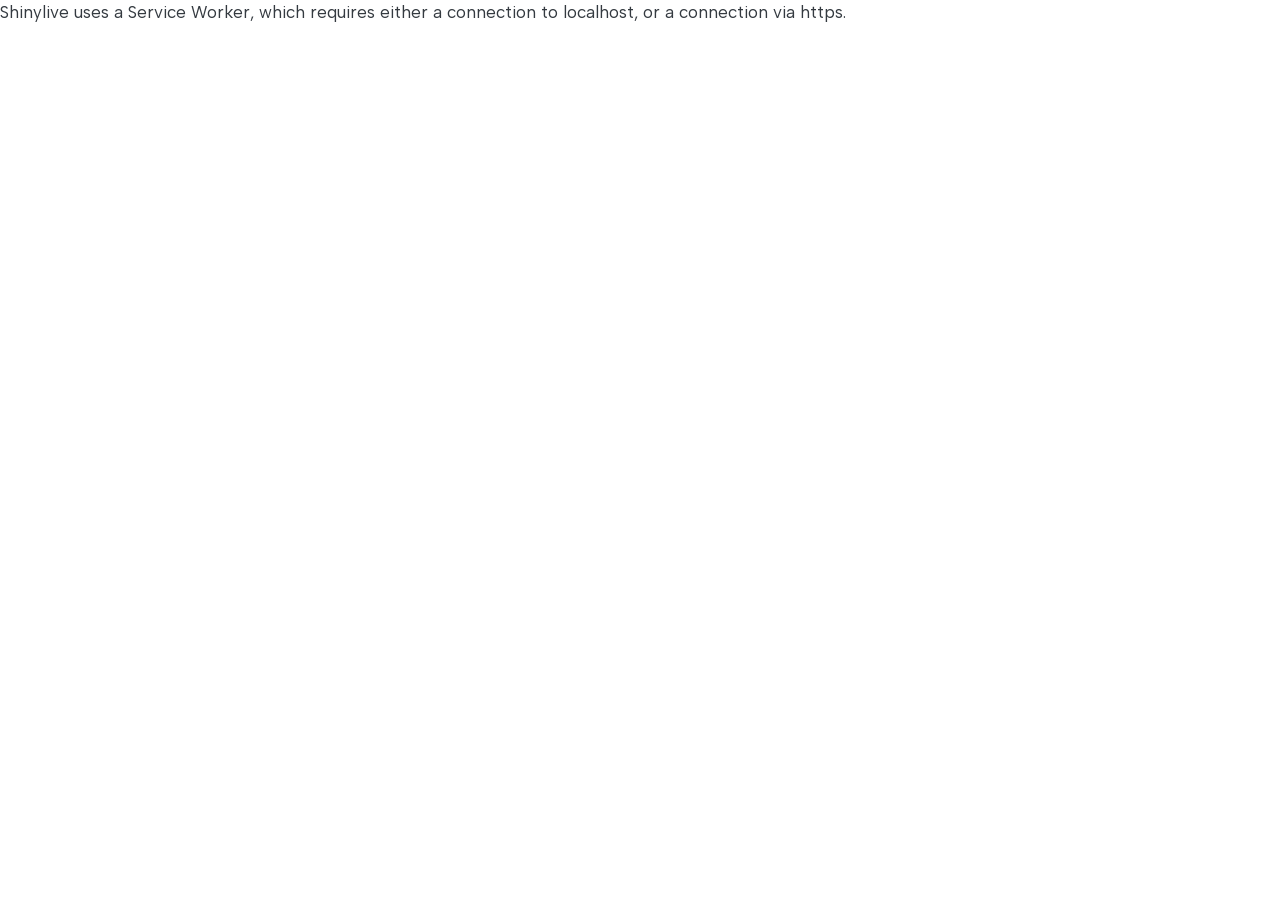
<file: shiny_dashbard.html>
<!DOCTYPE html>
<html xmlns="http://www.w3.org/1999/xhtml" lang="en" xml:lang="en"><head>

<meta charset="utf-8">
<meta name="generator" content="quarto-1.9.38">

<meta name="viewport" content="width=device-width, initial-scale=1.0, user-scalable=yes">


<title>Result page – EclipsaR</title>
<style>
/* Default styles provided by pandoc.
** See https://pandoc.org/MANUAL.html#variables-for-html for config info.
*/
code{white-space: pre-wrap;}
span.smallcaps{font-variant: small-caps;}
div.columns{display: flex; gap: min(4vw, 1.5em);}
div.column{flex: auto; overflow-x: auto;}
div.hanging-indent{margin-left: 1.5em; text-indent: -1.5em;}
ul.task-list{list-style: none;}
ul.task-list li input[type="checkbox"] {
  width: 0.8em;
  margin: 0 0.8em 0.2em -1em; /* quarto-specific, see https://github.com/quarto-dev/quarto-cli/issues/4556 */ 
  vertical-align: middle;
}
</style>


<script src="site_libs/quarto-nav/quarto-nav.js"></script>
<script src="site_libs/quarto-nav/headroom.min.js"></script>
<script src="site_libs/clipboard/clipboard.min.js"></script>
<script src="site_libs/quarto-search/autocomplete.umd.js"></script>
<script src="site_libs/quarto-search/fuse.min.js"></script>
<script src="site_libs/quarto-search/quarto-search.js"></script>
<meta name="quarto:offset" content="./">
<script src="site_libs/quarto-html/quarto.js" type="module"></script>
<script src="site_libs/quarto-html/tabsets/tabsets.js" type="module"></script>
<script src="site_libs/quarto-html/popper.min.js"></script>
<script src="site_libs/quarto-html/tippy.umd.min.js"></script>
<script src="site_libs/quarto-html/anchor.min.js"></script>
<link href="site_libs/quarto-html/tippy.css" rel="stylesheet">
<link href="site_libs/quarto-html/quarto-syntax-highlighting-15634bcf2e68342d4ad2dfa704d543f6.css" rel="stylesheet" class="quarto-color-scheme" id="quarto-text-highlighting-styles">
<link href="site_libs/quarto-html/quarto-syntax-highlighting-dark-0a6b7249c26820e032cb0bd839ff02b1.css" rel="stylesheet" class="quarto-color-scheme quarto-color-alternate" id="quarto-text-highlighting-styles">
<link href="site_libs/quarto-html/quarto-syntax-highlighting-15634bcf2e68342d4ad2dfa704d543f6.css" rel="stylesheet" class="quarto-color-scheme-extra" id="quarto-text-highlighting-styles">
<script src="site_libs/bootstrap/bootstrap.min.js"></script>
<link href="site_libs/bootstrap/bootstrap-icons.css" rel="stylesheet">
<link href="site_libs/bootstrap/bootstrap-2286e7fa73a323c9ab767ca436eccc66.min.css" rel="stylesheet" append-hash="true" class="quarto-color-scheme" id="quarto-bootstrap" data-mode="light">
<link href="site_libs/bootstrap/bootstrap-dark-7b820a1d131a364be1b3ba2ea4c5c702.min.css" rel="stylesheet" append-hash="true" class="quarto-color-scheme quarto-color-alternate" id="quarto-bootstrap" data-mode="light">
<link href="site_libs/bootstrap/bootstrap-2286e7fa73a323c9ab767ca436eccc66.min.css" rel="stylesheet" append-hash="true" class="quarto-color-scheme-extra" id="quarto-bootstrap" data-mode="light">
<meta name="shinylive:serviceworker_dir" content=".">
<script src="site_libs/quarto-contrib/shinylive-0.10.12/shinylive/load-shinylive-sw.js" type="module"></script>
<script src="site_libs/quarto-contrib/shinylive-0.10.12/shinylive/run-python-blocks.js" type="module"></script>
<link href="site_libs/quarto-contrib/shinylive-0.10.12/shinylive/shinylive.css" rel="stylesheet">
<link href="site_libs/quarto-contrib/shinylive-quarto-css/shinylive-quarto.css" rel="stylesheet">
<script id="quarto-search-options" type="application/json">{
  "location": "navbar",
  "copy-button": false,
  "collapse-after": 3,
  "panel-placement": "end",
  "type": "overlay",
  "limit": 50,
  "keyboard-shortcut": [
    "f",
    "/",
    "s"
  ],
  "show-item-context": false,
  "language": {
    "search-no-results-text": "No results",
    "search-matching-documents-text": "matching documents",
    "search-copy-link-title": "Copy link to search",
    "search-hide-matches-text": "Hide additional matches",
    "search-more-match-text": "more match in this document",
    "search-more-matches-text": "more matches in this document",
    "search-clear-button-title": "Clear",
    "search-text-placeholder": "",
    "search-detached-cancel-button-title": "Cancel",
    "search-submit-button-title": "Submit",
    "search-label": "Search"
  }
}</script>


</head>

<body class="nav-fixed fullcontent quarto-light">

<div id="quarto-search-results"></div>
  <header id="quarto-header" class="headroom fixed-top">
    <nav class="navbar navbar-expand-lg " data-bs-theme="dark">
      <div class="navbar-container container-fluid">
      <div class="navbar-brand-container mx-auto">
    <a class="navbar-brand" href="./index.html">
    <span class="navbar-title">EclipsaR</span>
    </a>
  </div>
            <div id="quarto-search" class="" title="Search"></div>
          <button class="navbar-toggler" type="button" data-bs-toggle="collapse" data-bs-target="#navbarCollapse" aria-controls="navbarCollapse" role="menu" aria-expanded="false" aria-label="Toggle navigation" onclick="if (window.quartoToggleHeadroom) { window.quartoToggleHeadroom(); }">
  <span class="navbar-toggler-icon"></span>
</button>
          <div class="collapse navbar-collapse" id="navbarCollapse">
            <ul class="navbar-nav navbar-nav-scroll me-auto">
  <li class="nav-item">
    <a class="nav-link" href="./index.html"> 
<span class="menu-text">Home</span></a>
  </li>  
  <li class="nav-item">
    <a class="nav-link" href="./Map_21st_century_eclipses.html"> 
<span class="menu-text">21st century eclipses</span></a>
  </li>  
  <li class="nav-item">
    <a class="nav-link" href="./interactive_table.html"> 
<span class="menu-text">Eclipse info</span></a>
  </li>  
  <li class="nav-item">
    <a class="nav-link" href="./individual_examples.html"> 
<span class="menu-text">Eclipse examples</span></a>
  </li>  
  <li class="nav-item">
    <a class="nav-link" href="./fun_facts.html"> 
<span class="menu-text">Fun facts</span></a>
  </li>  
</ul>
          </div> <!-- /navcollapse -->
            <div class="quarto-navbar-tools">
</div>
      </div> <!-- /container-fluid -->
    </nav>
</header>
<!-- content -->
<div id="quarto-content" class="quarto-container page-columns page-rows-contents page-layout-article page-navbar">
<!-- sidebar -->
<!-- margin-sidebar -->
    
<!-- main -->
<main class="content" id="quarto-document-content">

<header id="title-block-header" class="quarto-title-block default">
<div class="quarto-title">
<h1 class="title">Result page</h1>
</div>



<div class="quarto-title-meta">

    
  
    
  </div>
  


</header>


<pre class="shinylive-r" data-engine="r"><code>#| '!! shinylive warning !!': |
#|   shinylive does not work in self-contained HTML documents.
#|   Please set `embed-resources: false` in your metadata.
#| standalone: true
#| viewerHeight: 700
library(shiny)
library(rmarkdown)
library(readr)
library(plotly)
library(ggplot2)
shinyApp(
  ui = fluidPage(
    selectInput("year_input", label = "Select year", choices = NULL),
    selectInput("eclipse_input", label = "Select eclipse", choices = NULL),
    #tableOutput("detail_output"),
    plotOutput("eclipse_sun", width = "300px", height = "300px"),
    plotlyOutput("eclipse_map", width = "300px", height = "300px"),
  ),

  server = function(input, output, session) {
    # year (static)
    updateSelectInput(session, "year_input", choices = sort(years))

    # eclipses that happened in the selected year
    year_rows &lt;- reactive({
      req(input$year_input)
      eclipses[eclipses$Year == as.integer(input$year_input), ]
    })

    observe({
      df &lt;- year_rows()
      labels &lt;- paste0(format(df$Date, "%Y-%m-%d"), " (", df$Type, ")")
      choices &lt;- setNames(format(df$Date, "%Y-%m-%d"), labels)
      updateSelectInput(
        session,
        "eclipse_input",
        label = "Select eclipse",
        choices = choices
      )
    })

    # eclipse the user picked
    selected_row &lt;- reactive({
      req(input$eclipse_input)
      year_rows()[format(year_rows()$Date, "%Y-%m-%d") == input$eclipse_input, ]
    })

    # --- "consequent actions" go here --------
    output$detail_output &lt;- renderTable({
      req(selected_row())
      selected_row()[, c("Type", "Gamma", "Magnitude", "Latitude", "Longitude")]
    })

    output$eclipse_sun &lt;- renderPlot({
      req(selected_row())

      # Extract data
      mag &lt;- as.numeric(selected_row()$Magnitude)
      tp &lt;- (selected_row()$Type)

      plot_magnitude(mag, tp)
    })

    output$eclipse_map &lt;- renderPlotly({
      req(selected_row())

      # Extract data
      tp &lt;- (selected_row()$Type)
      dt &lt;- as.character(selected_row()$Date)
      url &lt;- construct_url(dt, tp)

      plot_path(url)
    })
  },
  options = list(height = 600)
)</code></pre>



</main> <!-- /main -->
<script id="quarto-html-after-body" type="application/javascript">
  window.document.addEventListener("DOMContentLoaded", function (event) {
    const icon = "";
    const anchorJS = new window.AnchorJS();
    anchorJS.options = {
      placement: 'right',
      icon: icon
    };
    anchorJS.add('.anchored');
    const isCodeAnnotation = (el) => {
      for (const clz of el.classList) {
        if (clz.startsWith('code-annotation-')) {                     
          return true;
        }
      }
      return false;
    }
    const onCopySuccess = function(e) {
      // button target
      const button = e.trigger;
      // don't keep focus
      button.blur();
      // flash "checked"
      button.classList.add('code-copy-button-checked');
      var currentTitle = button.getAttribute("title");
      button.setAttribute("title", "Copied!");
      let tooltip;
      if (window.bootstrap) {
        button.setAttribute("data-bs-toggle", "tooltip");
        button.setAttribute("data-bs-placement", "left");
        button.setAttribute("data-bs-title", "Copied!");
        tooltip = new bootstrap.Tooltip(button, 
          { trigger: "manual", 
            customClass: "code-copy-button-tooltip",
            offset: [0, -8]});
        tooltip.show();    
      }
      setTimeout(function() {
        if (tooltip) {
          tooltip.hide();
          button.removeAttribute("data-bs-title");
          button.removeAttribute("data-bs-toggle");
          button.removeAttribute("data-bs-placement");
        }
        button.setAttribute("title", currentTitle);
        button.classList.remove('code-copy-button-checked');
      }, 1000);
      // clear code selection
      e.clearSelection();
    }
    const getTextToCopy = function(trigger) {
      const outerScaffold = trigger.parentElement.cloneNode(true);
      const codeEl = outerScaffold.querySelector('code');
      for (const childEl of codeEl.children) {
        if (isCodeAnnotation(childEl)) {
          childEl.remove();
        }
      }
      return codeEl.innerText;
    }
    const clipboard = new window.ClipboardJS('.code-copy-button:not([data-in-quarto-modal])', {
      text: getTextToCopy
    });
    clipboard.on('success', onCopySuccess);
    if (window.document.getElementById('quarto-embedded-source-code-modal')) {
      const clipboardModal = new window.ClipboardJS('.code-copy-button[data-in-quarto-modal]', {
        text: getTextToCopy,
        container: window.document.getElementById('quarto-embedded-source-code-modal')
      });
      clipboardModal.on('success', onCopySuccess);
    }
      var localhostRegex = new RegExp(/^(?:http|https):\/\/localhost\:?[0-9]*\//);
      var mailtoRegex = new RegExp(/^mailto:/);
        var filterRegex = new RegExp("https:\/\/ma-ulloa\.github\.io\/eclipsaR\/");
      var isInternal = (href) => {
          return filterRegex.test(href) || localhostRegex.test(href) || mailtoRegex.test(href);
      }
      // Inspect non-navigation links and adorn them if external
     var links = window.document.querySelectorAll('a[href]:not(.nav-link):not(.navbar-brand):not(.toc-action):not(.sidebar-link):not(.sidebar-item-toggle):not(.pagination-link):not(.no-external):not([aria-hidden]):not(.dropdown-item):not(.quarto-navigation-tool):not(.about-link)');
      for (var i=0; i<links.length; i++) {
        const link = links[i];
        if (!isInternal(link.href)) {
          // undo the damage that might have been done by quarto-nav.js in the case of
          // links that we want to consider external
          if (link.dataset.originalHref !== undefined) {
            link.href = link.dataset.originalHref;
          }
        }
      }
    function tippyHover(el, contentFn, onTriggerFn, onUntriggerFn) {
      const config = {
        allowHTML: true,
        maxWidth: 500,
        delay: 100,
        arrow: false,
        appendTo: function(el) {
            return el.parentElement;
        },
        interactive: true,
        interactiveBorder: 10,
        theme: 'quarto',
        placement: 'bottom-start',
      };
      if (contentFn) {
        config.content = contentFn;
      }
      if (onTriggerFn) {
        config.onTrigger = onTriggerFn;
      }
      if (onUntriggerFn) {
        config.onUntrigger = onUntriggerFn;
      }
      window.tippy(el, config); 
    }
    const noterefs = window.document.querySelectorAll('a[role="doc-noteref"]');
    for (var i=0; i<noterefs.length; i++) {
      const ref = noterefs[i];
      tippyHover(ref, function() {
        // use id or data attribute instead here
        let href = ref.getAttribute('data-footnote-href') || ref.getAttribute('href');
        try { href = new URL(href).hash; } catch {}
        const id = href.replace(/^#\/?/, "");
        const note = window.document.getElementById(id);
        if (note) {
          return note.innerHTML;
        } else {
          return "";
        }
      });
    }
    const xrefs = window.document.querySelectorAll('a.quarto-xref');
    const processXRef = (id, note) => {
      // Strip column container classes
      const stripColumnClz = (el) => {
        el.classList.remove("page-full", "page-columns");
        if (el.children) {
          for (const child of el.children) {
            stripColumnClz(child);
          }
        }
      }
      stripColumnClz(note)
      if (id === null || id.startsWith('sec-')) {
        // Special case sections, only their first couple elements
        const container = document.createElement("div");
        if (note.children && note.children.length > 2) {
          container.appendChild(note.children[0].cloneNode(true));
          for (let i = 1; i < note.children.length; i++) {
            const child = note.children[i];
            if (child.tagName === "P" && child.innerText === "") {
              continue;
            } else {
              container.appendChild(child.cloneNode(true));
              break;
            }
          }
          if (window.Quarto?.typesetMath) {
            window.Quarto.typesetMath(container);
          }
          return container.innerHTML
        } else {
          if (window.Quarto?.typesetMath) {
            window.Quarto.typesetMath(note);
          }
          return note.innerHTML;
        }
      } else {
        // Remove any anchor links if they are present
        const anchorLink = note.querySelector('a.anchorjs-link');
        if (anchorLink) {
          anchorLink.remove();
        }
        if (window.Quarto?.typesetMath) {
          window.Quarto.typesetMath(note);
        }
        if (note.classList.contains("callout")) {
          return note.outerHTML;
        } else {
          return note.innerHTML;
        }
      }
    }
    for (var i=0; i<xrefs.length; i++) {
      const xref = xrefs[i];
      tippyHover(xref, undefined, function(instance) {
        instance.disable();
        let url = xref.getAttribute('href');
        let hash = undefined; 
        if (url.startsWith('#')) {
          hash = url;
        } else {
          try { hash = new URL(url).hash; } catch {}
        }
        if (hash) {
          const id = hash.replace(/^#\/?/, "");
          const note = window.document.getElementById(id);
          if (note !== null) {
            try {
              const html = processXRef(id, note.cloneNode(true));
              instance.setContent(html);
            } finally {
              instance.enable();
              instance.show();
            }
          } else {
            // See if we can fetch this
            fetch(url.split('#')[0])
            .then(res => res.text())
            .then(html => {
              const parser = new DOMParser();
              const htmlDoc = parser.parseFromString(html, "text/html");
              const note = htmlDoc.getElementById(id);
              if (note !== null) {
                const html = processXRef(id, note);
                instance.setContent(html);
              } 
            }).finally(() => {
              instance.enable();
              instance.show();
            });
          }
        } else {
          // See if we can fetch a full url (with no hash to target)
          // This is a special case and we should probably do some content thinning / targeting
          fetch(url)
          .then(res => res.text())
          .then(html => {
            const parser = new DOMParser();
            const htmlDoc = parser.parseFromString(html, "text/html");
            const note = htmlDoc.querySelector('main.content');
            if (note !== null) {
              // This should only happen for chapter cross references
              // (since there is no id in the URL)
              // remove the first header
              if (note.children.length > 0 && note.children[0].tagName === "HEADER") {
                note.children[0].remove();
              }
              const html = processXRef(null, note);
              instance.setContent(html);
            } 
          }).finally(() => {
            instance.enable();
            instance.show();
          });
        }
      }, function(instance) {
      });
    }
        let selectedAnnoteEl;
        const selectorForAnnotation = ( cell, annotation) => {
          let cellAttr = 'data-code-cell="' + cell + '"';
          let lineAttr = 'data-code-annotation="' +  annotation + '"';
          const selector = 'span[' + cellAttr + '][' + lineAttr + ']';
          return selector;
        }
        const selectCodeLines = (annoteEl) => {
          const doc = window.document;
          const targetCell = annoteEl.getAttribute("data-target-cell");
          const targetAnnotation = annoteEl.getAttribute("data-target-annotation");
          const annoteSpan = window.document.querySelector(selectorForAnnotation(targetCell, targetAnnotation));
          const lines = annoteSpan.getAttribute("data-code-lines").split(",");
          const lineIds = lines.map((line) => {
            return targetCell + "-" + line;
          })
          let top = null;
          let height = null;
          let parent = null;
          if (lineIds.length > 0) {
              //compute the position of the single el (top and bottom and make a div)
              const el = window.document.getElementById(lineIds[0]);
              top = el.offsetTop;
              height = el.offsetHeight;
              parent = el.parentElement.parentElement;
            if (lineIds.length > 1) {
              const lastEl = window.document.getElementById(lineIds[lineIds.length - 1]);
              const bottom = lastEl.offsetTop + lastEl.offsetHeight;
              height = bottom - top;
            }
            if (top !== null && height !== null && parent !== null) {
              // cook up a div (if necessary) and position it 
              let div = window.document.getElementById("code-annotation-line-highlight");
              if (div === null) {
                div = window.document.createElement("div");
                div.setAttribute("id", "code-annotation-line-highlight");
                div.style.position = 'absolute';
                parent.appendChild(div);
              }
              div.style.top = top - 2 + "px";
              div.style.height = height + 4 + "px";
              div.style.left = 0;
              let gutterDiv = window.document.getElementById("code-annotation-line-highlight-gutter");
              if (gutterDiv === null) {
                gutterDiv = window.document.createElement("div");
                gutterDiv.setAttribute("id", "code-annotation-line-highlight-gutter");
                gutterDiv.style.position = 'absolute';
                const codeCell = window.document.getElementById(targetCell);
                const gutter = codeCell.querySelector('.code-annotation-gutter');
                gutter.appendChild(gutterDiv);
              }
              gutterDiv.style.top = top - 2 + "px";
              gutterDiv.style.height = height + 4 + "px";
            }
            selectedAnnoteEl = annoteEl;
          }
        };
        const unselectCodeLines = () => {
          const elementsIds = ["code-annotation-line-highlight", "code-annotation-line-highlight-gutter"];
          elementsIds.forEach((elId) => {
            const div = window.document.getElementById(elId);
            if (div) {
              div.remove();
            }
          });
          selectedAnnoteEl = undefined;
        };
          // Handle positioning of the toggle
      window.addEventListener(
        "resize",
        throttle(() => {
          elRect = undefined;
          if (selectedAnnoteEl) {
            selectCodeLines(selectedAnnoteEl);
          }
        }, 10)
      );
      function throttle(fn, ms) {
      let throttle = false;
      let timer;
        return (...args) => {
          if(!throttle) { // first call gets through
              fn.apply(this, args);
              throttle = true;
          } else { // all the others get throttled
              if(timer) clearTimeout(timer); // cancel #2
              timer = setTimeout(() => {
                fn.apply(this, args);
                timer = throttle = false;
              }, ms);
          }
        };
      }
        // Attach click handler to the DT
        const annoteDls = window.document.querySelectorAll('dt[data-target-cell]');
        for (const annoteDlNode of annoteDls) {
          annoteDlNode.addEventListener('click', (event) => {
            const clickedEl = event.target;
            if (clickedEl !== selectedAnnoteEl) {
              unselectCodeLines();
              const activeEl = window.document.querySelector('dt[data-target-cell].code-annotation-active');
              if (activeEl) {
                activeEl.classList.remove('code-annotation-active');
              }
              selectCodeLines(clickedEl);
              clickedEl.classList.add('code-annotation-active');
            } else {
              // Unselect the line
              unselectCodeLines();
              clickedEl.classList.remove('code-annotation-active');
            }
          });
        }
    const findCites = (el) => {
      const parentEl = el.parentElement;
      if (parentEl) {
        const cites = parentEl.dataset.cites;
        if (cites) {
          return {
            el,
            cites: cites.split(' ')
          };
        } else {
          return findCites(el.parentElement)
        }
      } else {
        return undefined;
      }
    };
    var bibliorefs = window.document.querySelectorAll('a[role="doc-biblioref"]');
    for (var i=0; i<bibliorefs.length; i++) {
      const ref = bibliorefs[i];
      const citeInfo = findCites(ref);
      if (citeInfo) {
        tippyHover(citeInfo.el, function() {
          var popup = window.document.createElement('div');
          citeInfo.cites.forEach(function(cite) {
            var citeDiv = window.document.createElement('div');
            citeDiv.classList.add('hanging-indent');
            citeDiv.classList.add('csl-entry');
            var biblioDiv = window.document.getElementById('ref-' + cite);
            if (biblioDiv) {
              citeDiv.innerHTML = biblioDiv.innerHTML;
            }
            popup.appendChild(citeDiv);
          });
          return popup.innerHTML;
        });
      }
    }
  });
  </script>
</div> <!-- /content -->
<footer class="footer">
  <div class="nav-footer">
    <div class="nav-footer-left">
      &nbsp;
    </div>   
    <div class="nav-footer-center">
      <ul class="footer-items list-unstyled">
    <li class="nav-item">
    <a class="nav-link" href="./about.html">
<p>about us</p>
</a>
  </li>  
    <li class="nav-item compact">
    <a class="nav-link" href="https://github.com/ma-ulloa/eclipsaR">
      <i class="bi bi-github" role="img" aria-label="GitHub">
</i> 
    </a>
  </li>  
</ul>
    </div>
    <div class="nav-footer-right">
      &nbsp;
    </div>
  </div>
</footer>




</body></html>
</file>
<file: site_libs/quarto-html/tippy.css>
.tippy-box[data-animation=fade][data-state=hidden]{opacity:0}[data-tippy-root]{max-width:calc(100vw - 10px)}.tippy-box{position:relative;background-color:#333;color:#fff;border-radius:4px;font-size:14px;line-height:1.4;white-space:normal;outline:0;transition-property:transform,visibility,opacity}.tippy-box[data-placement^=top]>.tippy-arrow{bottom:0}.tippy-box[data-placement^=top]>.tippy-arrow:before{bottom:-7px;left:0;border-width:8px 8px 0;border-top-color:initial;transform-origin:center top}.tippy-box[data-placement^=bottom]>.tippy-arrow{top:0}.tippy-box[data-placement^=bottom]>.tippy-arrow:before{top:-7px;left:0;border-width:0 8px 8px;border-bottom-color:initial;transform-origin:center bottom}.tippy-box[data-placement^=left]>.tippy-arrow{right:0}.tippy-box[data-placement^=left]>.tippy-arrow:before{border-width:8px 0 8px 8px;border-left-color:initial;right:-7px;transform-origin:center left}.tippy-box[data-placement^=right]>.tippy-arrow{left:0}.tippy-box[data-placement^=right]>.tippy-arrow:before{left:-7px;border-width:8px 8px 8px 0;border-right-color:initial;transform-origin:center right}.tippy-box[data-inertia][data-state=visible]{transition-timing-function:cubic-bezier(.54,1.5,.38,1.11)}.tippy-arrow{width:16px;height:16px;color:#333}.tippy-arrow:before{content:"";position:absolute;border-color:transparent;border-style:solid}.tippy-content{position:relative;padding:5px 9px;z-index:1}
</file>
<file: site_libs/quarto-html/quarto-syntax-highlighting-15634bcf2e68342d4ad2dfa704d543f6.css>
/* quarto syntax highlight colors */
:root {
  --quarto-hl-ot-color: #003B4F;
  --quarto-hl-at-color: #657422;
  --quarto-hl-ss-color: #20794D;
  --quarto-hl-an-color: #5E5E5E;
  --quarto-hl-fu-color: #4758AB;
  --quarto-hl-st-color: #20794D;
  --quarto-hl-cf-color: #003B4F;
  --quarto-hl-op-color: #5E5E5E;
  --quarto-hl-er-color: #AD0000;
  --quarto-hl-bn-color: #AD0000;
  --quarto-hl-al-color: #AD0000;
  --quarto-hl-va-color: #111111;
  --quarto-hl-bu-color: inherit;
  --quarto-hl-ex-color: inherit;
  --quarto-hl-pp-color: #AD0000;
  --quarto-hl-in-color: #5E5E5E;
  --quarto-hl-vs-color: #20794D;
  --quarto-hl-wa-color: #5E5E5E;
  --quarto-hl-do-color: #5E5E5E;
  --quarto-hl-im-color: #00769E;
  --quarto-hl-ch-color: #20794D;
  --quarto-hl-dt-color: #AD0000;
  --quarto-hl-fl-color: #AD0000;
  --quarto-hl-co-color: #5E5E5E;
  --quarto-hl-cv-color: #5E5E5E;
  --quarto-hl-cn-color: #8f5902;
  --quarto-hl-sc-color: #5E5E5E;
  --quarto-hl-dv-color: #AD0000;
  --quarto-hl-kw-color: #003B4F;
}

/* other quarto variables */
:root {
  --quarto-font-monospace: SFMono-Regular, Menlo, Monaco, Consolas, "Liberation Mono", "Courier New", monospace;
}

/* syntax highlight based on Pandoc's rules */
pre > code.sourceCode > span {
  color: #003B4F;
}

code.sourceCode > span {
  color: #003B4F;
}

div.sourceCode,
div.sourceCode pre.sourceCode {
  color: #003B4F;
}

/* Normal */
code span {
  color: #003B4F;
}

/* Alert */
code span.al {
  color: #AD0000;
  font-style: inherit;
}

/* Annotation */
code span.an {
  color: #5E5E5E;
  font-style: inherit;
}

/* Attribute */
code span.at {
  color: #657422;
  font-style: inherit;
}

/* BaseN */
code span.bn {
  color: #AD0000;
  font-style: inherit;
}

/* BuiltIn */
code span.bu {
  font-style: inherit;
}

/* ControlFlow */
code span.cf {
  color: #003B4F;
  font-weight: bold;
  font-style: inherit;
}

/* Char */
code span.ch {
  color: #20794D;
  font-style: inherit;
}

/* Constant */
code span.cn {
  color: #8f5902;
  font-style: inherit;
}

/* Comment */
code span.co {
  color: #5E5E5E;
  font-style: inherit;
}

/* CommentVar */
code span.cv {
  color: #5E5E5E;
  font-style: italic;
}

/* Documentation */
code span.do {
  color: #5E5E5E;
  font-style: italic;
}

/* DataType */
code span.dt {
  color: #AD0000;
  font-style: inherit;
}

/* DecVal */
code span.dv {
  color: #AD0000;
  font-style: inherit;
}

/* Error */
code span.er {
  color: #AD0000;
  font-style: inherit;
}

/* Extension */
code span.ex {
  font-style: inherit;
}

/* Float */
code span.fl {
  color: #AD0000;
  font-style: inherit;
}

/* Function */
code span.fu {
  color: #4758AB;
  font-style: inherit;
}

/* Import */
code span.im {
  color: #00769E;
  font-style: inherit;
}

/* Information */
code span.in {
  color: #5E5E5E;
  font-style: inherit;
}

/* Keyword */
code span.kw {
  color: #003B4F;
  font-weight: bold;
  font-style: inherit;
}

/* Operator */
code span.op {
  color: #5E5E5E;
  font-style: inherit;
}

/* Other */
code span.ot {
  color: #003B4F;
  font-style: inherit;
}

/* Preprocessor */
code span.pp {
  color: #AD0000;
  font-style: inherit;
}

/* SpecialChar */
code span.sc {
  color: #5E5E5E;
  font-style: inherit;
}

/* SpecialString */
code span.ss {
  color: #20794D;
  font-style: inherit;
}

/* String */
code span.st {
  color: #20794D;
  font-style: inherit;
}

/* Variable */
code span.va {
  color: #111111;
  font-style: inherit;
}

/* VerbatimString */
code span.vs {
  color: #20794D;
  font-style: inherit;
}

/* Warning */
code span.wa {
  color: #5E5E5E;
  font-style: italic;
}

.prevent-inlining {
  content: "</";
}

/*# sourceMappingURL=f23921c56f73e400b49028c9186a1aa0.css.map */
</file>
<file: site_libs/quarto-html/quarto-syntax-highlighting-dark-0a6b7249c26820e032cb0bd839ff02b1.css>
/* quarto syntax highlight colors */
:root {
  --quarto-hl-al-color: #f07178;
  --quarto-hl-an-color: #d4d0ab;
  --quarto-hl-at-color: #00e0e0;
  --quarto-hl-bn-color: #d4d0ab;
  --quarto-hl-bu-color: #abe338;
  --quarto-hl-ch-color: #abe338;
  --quarto-hl-co-color: #f8f8f2;
  --quarto-hl-cv-color: #ffd700;
  --quarto-hl-cn-color: #ffd700;
  --quarto-hl-cf-color: #ffa07a;
  --quarto-hl-dt-color: #ffa07a;
  --quarto-hl-dv-color: #d4d0ab;
  --quarto-hl-do-color: #f8f8f2;
  --quarto-hl-er-color: #f07178;
  --quarto-hl-ex-color: #00e0e0;
  --quarto-hl-fl-color: #d4d0ab;
  --quarto-hl-fu-color: #ffa07a;
  --quarto-hl-im-color: #abe338;
  --quarto-hl-in-color: #d4d0ab;
  --quarto-hl-kw-color: #ffa07a;
  --quarto-hl-op-color: #ffa07a;
  --quarto-hl-ot-color: #00e0e0;
  --quarto-hl-pp-color: #dcc6e0;
  --quarto-hl-re-color: #00e0e0;
  --quarto-hl-sc-color: #abe338;
  --quarto-hl-ss-color: #abe338;
  --quarto-hl-st-color: #abe338;
  --quarto-hl-va-color: #00e0e0;
  --quarto-hl-vs-color: #abe338;
  --quarto-hl-wa-color: #dcc6e0;
}

/* other quarto variables */
:root {
  --quarto-font-monospace: SFMono-Regular, Menlo, Monaco, Consolas, "Liberation Mono", "Courier New", monospace;
}

/* syntax highlight based on Pandoc's rules */
pre > code.sourceCode > span {
  color: #f8f8f2;
}

code.sourceCode > span {
  color: #f8f8f2;
}

div.sourceCode,
div.sourceCode pre.sourceCode {
  color: #f8f8f2;
}

/* Normal */
code span {
  color: #f8f8f2;
}

/* Alert */
code span.al {
  color: #f07178;
}

/* Annotation */
code span.an {
  color: #d4d0ab;
}

/* Attribute */
code span.at {
  color: #00e0e0;
}

/* BaseN */
code span.bn {
  color: #d4d0ab;
}

/* BuiltIn */
code span.bu {
  color: #abe338;
}

/* ControlFlow */
code span.cf {
  font-weight: bold;
  color: #ffa07a;
}

/* Char */
code span.ch {
  color: #abe338;
}

/* Constant */
code span.cn {
  color: #ffd700;
}

/* Comment */
code span.co {
  font-style: italic;
  color: #f8f8f2;
}

/* CommentVar */
code span.cv {
  color: #ffd700;
}

/* Documentation */
code span.do {
  color: #f8f8f2;
}

/* DataType */
code span.dt {
  color: #ffa07a;
}

/* DecVal */
code span.dv {
  color: #d4d0ab;
}

/* Error */
code span.er {
  color: #f07178;
  text-decoration: underline;
}

/* Extension */
code span.ex {
  font-weight: bold;
  color: #00e0e0;
}

/* Float */
code span.fl {
  color: #d4d0ab;
}

/* Function */
code span.fu {
  color: #ffa07a;
}

/* Import */
code span.im {
  color: #abe338;
}

/* Information */
code span.in {
  color: #d4d0ab;
}

/* Keyword */
code span.kw {
  font-weight: bold;
  color: #ffa07a;
}

/* Operator */
code span.op {
  color: #ffa07a;
}

/* Other */
code span.ot {
  color: #00e0e0;
}

/* Preprocessor */
code span.pp {
  color: #dcc6e0;
}

/* RegionMarker */
code span.re {
  background-color: #f8f8f2;
  color: #00e0e0;
}

/* SpecialChar */
code span.sc {
  color: #abe338;
}

/* SpecialString */
code span.ss {
  color: #abe338;
}

/* String */
code span.st {
  color: #abe338;
}

/* Variable */
code span.va {
  color: #00e0e0;
}

/* VerbatimString */
code span.vs {
  color: #abe338;
}

/* Warning */
code span.wa {
  color: #dcc6e0;
}

.prevent-inlining {
  content: "</";
}

/*# sourceMappingURL=175367c052bafc98bd680af3479823f0.css.map */
</file>
<file: site_libs/datatables-css-0.0.0/datatables-crosstalk.css>
.dt-crosstalk-fade {
  opacity: 0.2;
}

html body div.DTS div.dataTables_scrollBody {
  background: none;
}


/*
Fix https://github.com/rstudio/DT/issues/563
If the `table.display` is set to "block" (e.g., pkgdown), the browser will display
datatable objects strangely. The search panel and the page buttons will still be
in full-width but the table body will be "compact" and shorter.
In therory, having this attributes will affect `dom="t"`
with `display: block` users. But in reality, there should be no one.
We may remove the below lines in the future if the upstream agree to have this there.
See https://github.com/DataTables/DataTablesSrc/issues/160
*/

table.dataTable {
  display: table;
}


/*
When DTOutput(fill = TRUE), it receives a .html-fill-item class (via htmltools::bindFillRole()), which effectively amounts to `flex: 1 1 auto`. That's mostly fine, but the case where `fillContainer=TRUE`+`height:auto`+`flex-basis:auto` and the container (e.g., a bslib::card()) doesn't have a defined height is a bit problematic since the table wants to fit the parent but the parent wants to fit the table, which results pretty small table height (maybe because there is a minimum height somewhere?). It seems better in this case to impose a 400px height default for the table, which we can do by setting `flex-basis` to 400px (the table is still allowed to grow/shrink when the container has an opinionated height).
*/

.html-fill-container > .html-fill-item.datatables {
  flex-basis: 400px;
}
</file>
<file: site_libs/htmltools-fill-0.5.9/fill.css>
@layer htmltools {
  .html-fill-container {
    display: flex;
    flex-direction: column;
    /* Prevent the container from expanding vertically or horizontally beyond its
    parent's constraints. */
    min-height: 0;
    min-width: 0;
  }
  .html-fill-container > .html-fill-item {
    /* Fill items can grow and shrink freely within
    available vertical space in fillable container */
    flex: 1 1 auto;
    min-height: 0;
    min-width: 0;
  }
  .html-fill-container > :not(.html-fill-item) {
    /* Prevent shrinking or growing of non-fill items */
    flex: 0 0 auto;
  }
}
</file>
<file: site_libs/plotly-htmlwidgets-css-2.25.2/plotly-htmlwidgets.css>
/*
just here so that plotly works
correctly with ioslides.
see https://github.com/ropensci/plotly/issues/463
*/

slide:not(.current) .plotly.html-widget{
  display: none;
}
</file>
<file: site_libs/quarto-contrib/shinylive-0.10.12/shinylive/shinylive.css>
/* Shinylive 0.10.12
// Copyright 2026 Posit, PBC */
/* src/Components/App.css */
@font-face {
  font-family: "Source Sans Pro";
  src: url("./SourceSansPro-Regular.otf-PVQ5ZP77.woff2") format("woff2");
  font-weight: normal;
  font-style: normal;
}
:root {
  --colors-grey: grey;
  --colors-blue: #007bc2;
  --colors-blue-dark: hsl(207, 69%, 35%);
  --colors-red: #c10000;
  --colors-white: white;
  --colors-bg: white;
  --colors-fg: #333;
  --font-face:
    "Source Sans Pro",
    Arial,
    Helvetica,
    sans-serif;
  --font-size: 14px;
  --font-mono-face:
    Menlo,
    Monaco,
    Consolas,
    "Liberation Mono",
    "Courier New",
    monospace;
  --font-mono-size: 12px;
  --panel-roundness: 5px;
  --button-roundness: 5px;
  --container-roundness: calc(var(--panel-roundness) * 1.4);
  --shadow-color: 0deg 0% 56%;
  --shadow-elevation-low:
    0.3px 0.4px 0.6px hsl(var(--shadow-color) / 0.34),
    0.5px 0.7px 1px -1.2px hsl(var(--shadow-color) / 0.34),
    1.2px 1.7px 2.3px -2.5px hsl(var(--shadow-color) / 0.34);
  --shadow-elevation-medium:
    0.3px 0.4px 0.6px hsl(var(--shadow-color) / 0.36),
    1px 1.4px 1.9px -0.8px hsl(var(--shadow-color) / 0.36),
    2.6px 3.4px 4.8px -1.7px hsl(var(--shadow-color) / 0.36),
    6.2px 8.3px 11.7px -2.5px hsl(var(--shadow-color) / 0.36);
}
.shinylive-container {
  --pad: 2px;
  height: 100%;
  width: 100%;
  min-height: 100px;
  min-width: 400px;
  padding: var(--pad);
  border-radius: var(--container-roundness);
  background-color: #e6e6e6;
}
.shinylive-container.viewer {
  --pad: 0;
  min-width: unset;
}
.shinylive-container > div {
  border-radius: var(--panel-roundness);
  background-color: var(--colors-bg);
}
.shinylive-example-selector {
  grid-area: exampleselector;
}
.shinylive-editor {
  grid-area: editor;
}
.shinylive-terminal {
  grid-area: terminal;
}
.shinylive-viewer {
  grid-area: viewer;
}
button {
  background-color: var(--colors-blue);
  color: var(--colors-white);
  font-family: var(--font-face);
  font-size: var(--font-size);
  border-style: solid;
  border-color: var(--colors-white);
  border-radius: var(--button-roundness);
  cursor: pointer;
  padding: 0.2rem 0.5rem;
}
button:disabled {
  cursor: default;
  background-color: #c8c8c8;
}
.shinylive-container.editor-cell {
  padding: 0;
}
.shinylive-container.editor-cell .shinylive-editor {
  border-bottom-right-radius: 0;
  border-bottom-left-radius: 0;
}
.shinylive-container.editor-cell .shinylive-output-cell {
  border-top: 2px solid #eeeff2;
  border-top-right-radius: 0;
  border-top-left-radius: 0;
}
.shinylive-container.editor-cell .shinylive-output-cell .rendered-html {
  padding: 2px 12px 3px 12px;
}
.shinylive-container.editor-cell .shinylive-output-cell pre.output-content {
  border-top-right-radius: 0;
  border-top-left-radius: 0;
  background-color: #eeeff2;
  font-size: 13px;
  line-height: 1.8;
  padding: 2px 12px 5px 12px;
  margin-bottom: 0;
  color: #666;
}
.shinylive-container.editor-cell .editor-container {
  padding: 0;
}
.shinylive-container.editor-cell .cm-scroller {
  padding: 12px 12px 4px 12px;
}

/* src/Components/ExampleSelector.css */
.shinylive-example-selector {
  padding: 3px 3px 3px 8px;
  font-family: var(--font-face);
  --indent: 8px;
  --divider-color: #f1f1f1;
}
.shinylive-example-selector > .categories {
  height: 100%;
  overflow-y: auto;
  padding: var(--indent);
}
.shinylive-example-selector > .categories .category-title {
  color: var(--colors-blue, blue);
  margin-top: calc(var(--indent) * 2);
}
.shinylive-example-selector .example {
  --v-pad: calc(var(--indent));
  --h-pad: calc(var(--indent) * 2);
  padding-left: var(--h-pad);
  padding-top: var(--v-pad);
  padding-bottom: var(--v-pad);
  cursor: default;
  position: relative;
  --sidebar-color: var(--colors-grey);
  --sidebar-indent: calc(var(--indent) / 1.3);
  --sidebar-w: 1px;
}
.shinylive-example-selector .example > a {
  text-decoration: unset;
  color: unset;
  cursor: unset;
}
.shinylive-example-selector .example:hover:not(.selected) {
  cursor: pointer;
}
.shinylive-example-selector .example.selected,
.shinylive-example-selector .example:hover {
  --sidebar-w: 4px;
}
.shinylive-example-selector .example.selected {
  --sidebar-color: var(--colors-blue, blue);
}
.shinylive-example-selector .example:before {
  content: "";
  position: absolute;
  height: 70%;
  top: 15%;
  width: var(--sidebar-w);
  border-radius: var(--button-roundness, 5px);
  left: calc(var(--sidebar-indent) - var(--sidebar-w) - 1px);
  background-color: var(--sidebar-color);
}
.shinylive-example-selector .example .title {
  font-weight: 500;
}
.shinylive-example-selector .example .about {
  color: var(--colors-grey, grey);
  font-size: small;
  font-style: italic;
  font-weight: 400;
}
.shinylive-example-selector > .categories > section > .divider {
  width: 100%;
  height: 1px;
  background-color: var(--divider-color);
}

/* src/Components/HeaderBar.css */
.HeaderBar {
  height: 30px;
  padding: 3px 8px;
  background-color: #007BC2;
  font-family: var(--font-face);
  font-size: 1.1rem;
  color: var(--colors-white);
  display: flex;
}
.HeaderBar > a.page-title {
  display: inherit;
  color: var(--colors-white);
  text-decoration: none;
  flex-direction: row;
  margin-right: auto;
}
.HeaderBar .shiny-logo {
  height: 22px;
  display: inline-block;
  margin-right: 6px;
  margin-left: 4px;
  margin-top: 1px;
}
.HeaderBar > div {
  flex-direction: row;
  margin-right: 1rem;
}
.HeaderBar button.code-run-button {
  border: none;
  font-size: 0.9rem;
  padding: 0.2rem 0.5rem;
  background-color: transparent;
  white-space: nowrap;
  fill: rgba(255, 255, 255, 0.8);
}
.HeaderBar button.code-run-button svg.shinylive-icon {
  font-size: 1em;
}
.HeaderBar button.code-run-button span.button-label {
  vertical-align: 0.15em;
  margin-left: 0.3em;
}
.HeaderBar .code-run-button:hover {
  color: var(--colors-white);
  fill: var(--colors-white);
}

/* src/Components/Icons.css */
.shinylive-icon {
  display: inline-block;
  height: 1em;
}

/* src/Components/OutputCell.css */
.shinylive-output-cell div.rendered-html table {
  border: none;
  border-collapse: collapse;
  border-spacing: 0;
  color: black;
  font-size: 90%;
  table-layout: fixed;
}
.shinylive-output-cell div.rendered-html thead {
  border-bottom: 1px solid black;
  vertical-align: bottom;
}
.shinylive-output-cell div.rendered-html tr,
.shinylive-output-cell div.rendered-html th,
.shinylive-output-cell div.rendered-html td {
  text-align: right;
  vertical-align: middle;
  padding: 0.5em 0.5em;
  line-height: normal;
  white-space: normal;
  max-width: none;
  border: none;
}
.shinylive-output-cell div.rendered-html th {
  font-weight: bold;
}
.shinylive-output-cell div.rendered-html tbody tr:nth-child(odd) {
  background: #f5f5f5;
}
.shinylive-output-cell div.rendered-html tbody tr:hover {
  background: rgba(66, 165, 245, 0.2);
}

/* src/Components/ResizableGrid/ResizableGrid.css */
.ResizableGrid {
  --pad: 2px;
  --panel-gap: 3px;
  --sizer-margin-offset: calc(-1 * var(--panel-gap));
  --expansion-scale: 3;
  height: 100%;
  width: 100%;
  min-height: 80px;
  min-width: 400px;
  display: grid;
  padding: 0;
  gap: var(--panel-gap);
  position: relative;
}
.ResizableGrid > * {
  min-width: 0;
  min-height: 0;
}
div.ResizableGrid--col-sizer,
div.ResizableGrid--row-sizer {
  opacity: 0;
  position: relative;
  transition: transform 1s 0.5s;
}
.ResizableGrid--col-sizer {
  grid-row: 1/-1;
  width: var(--panel-gap);
  margin-left: var(--sizer-margin-offset);
  height: 100%;
  cursor: ew-resize;
}
.ResizableGrid--row-sizer {
  grid-column: 1/-1;
  height: var(--panel-gap);
  margin-top: var(--sizer-margin-offset);
  width: 100%;
  cursor: ns-resize;
}
.ResizableGrid--col-sizer:hover,
.ResizableGrid--row-sizer:hover {
  z-index: 9999;
  transition: transform 0s;
}
.ResizableGrid--col-sizer:hover {
  transform: scaleX(var(--expansion-scale));
}
.ResizableGrid--row-sizer:hover {
  transform: scaleY(var(--expansion-scale));
}
div#size-detection-cell {
  width: 100%;
  height: 100%;
  grid-row: 1/-1;
  grid-column: 1/-1;
}

/* node_modules/xterm/css/xterm.css */
.xterm {
  cursor: text;
  position: relative;
  user-select: none;
  -ms-user-select: none;
  -webkit-user-select: none;
}
.xterm.focus,
.xterm:focus {
  outline: none;
}
.xterm .xterm-helpers {
  position: absolute;
  top: 0;
  z-index: 5;
}
.xterm .xterm-helper-textarea {
  padding: 0;
  border: 0;
  margin: 0;
  position: absolute;
  opacity: 0;
  left: -9999em;
  top: 0;
  width: 0;
  height: 0;
  z-index: -5;
  white-space: nowrap;
  overflow: hidden;
  resize: none;
}
.xterm .composition-view {
  background: #000;
  color: #FFF;
  display: none;
  position: absolute;
  white-space: nowrap;
  z-index: 1;
}
.xterm .composition-view.active {
  display: block;
}
.xterm .xterm-viewport {
  background-color: #000;
  overflow-y: scroll;
  cursor: default;
  position: absolute;
  right: 0;
  left: 0;
  top: 0;
  bottom: 0;
}
.xterm .xterm-screen {
  position: relative;
}
.xterm .xterm-screen canvas {
  position: absolute;
  left: 0;
  top: 0;
}
.xterm .xterm-scroll-area {
  visibility: hidden;
}
.xterm-char-measure-element {
  display: inline-block;
  visibility: hidden;
  position: absolute;
  top: 0;
  left: -9999em;
  line-height: normal;
}
.xterm.enable-mouse-events {
  cursor: default;
}
.xterm.xterm-cursor-pointer,
.xterm .xterm-cursor-pointer {
  cursor: pointer;
}
.xterm.column-select.focus {
  cursor: crosshair;
}
.xterm .xterm-accessibility,
.xterm .xterm-message {
  position: absolute;
  left: 0;
  top: 0;
  bottom: 0;
  right: 0;
  z-index: 10;
  color: transparent;
  pointer-events: none;
}
.xterm .live-region {
  position: absolute;
  left: -9999px;
  width: 1px;
  height: 1px;
  overflow: hidden;
}
.xterm-dim {
  opacity: 1 !important;
}
.xterm-underline-1 {
  text-decoration: underline;
}
.xterm-underline-2 {
  text-decoration: double underline;
}
.xterm-underline-3 {
  text-decoration: wavy underline;
}
.xterm-underline-4 {
  text-decoration: dotted underline;
}
.xterm-underline-5 {
  text-decoration: dashed underline;
}
.xterm-overline {
  text-decoration: overline;
}
.xterm-overline.xterm-underline-1 {
  text-decoration: overline underline;
}
.xterm-overline.xterm-underline-2 {
  text-decoration: overline double underline;
}
.xterm-overline.xterm-underline-3 {
  text-decoration: overline wavy underline;
}
.xterm-overline.xterm-underline-4 {
  text-decoration: overline dotted underline;
}
.xterm-overline.xterm-underline-5 {
  text-decoration: overline dashed underline;
}
.xterm-strikethrough {
  text-decoration: line-through;
}
.xterm-screen .xterm-decoration-container .xterm-decoration {
  z-index: 6;
  position: absolute;
}
.xterm-screen .xterm-decoration-container .xterm-decoration.xterm-decoration-top-layer {
  z-index: 7;
}
.xterm-decoration-overview-ruler {
  z-index: 8;
  position: absolute;
  top: 0;
  right: 0;
  pointer-events: none;
}
.xterm-decoration-top {
  z-index: 2;
  position: relative;
}

/* src/Components/Terminal.css */
.shinylive-terminal.terminal {
  height: 100%;
  position: relative;
  overflow: hidden;
  padding: 0.5rem;
  --color: #333;
  --background: white;
  --size: 1;
  --font:
    Menlo,
    Monaco,
    Consolas,
    "Liberation Mono",
    "Courier New",
    monospace;
}
.xterm {
  padding: 8px;
}

/* src/Components/LoadingAnimation.css */
.loading-animation {
  --animation-start-color: #fafafa;
  --animation-end-color: #cccccc;
  --hex-width: 16px;
  background-color: inherit;
  box-shadow: inherit;
  text-align: center;
  font-size: 0;
  -webkit-animation: loading-animation-fade-in 1s;
  animation: loading-animation-fade-in 1s;
}
.loading-animation .hex {
  display: inline-block;
  position: relative;
  width: var(--hex-width);
  height: calc(0.57735 * var(--hex-width));
  margin: calc(0.216 * var(--hex-width)) calc(var(--hex-width) / 12);
  background-color: var(--animation-start-color);
  vertical-align: middle;
  -webkit-animation: loading-animation-pulse 3.75s infinite;
  animation: loading-animation-pulse 3.75s infinite;
}
.loading-animation .hex::before,
.loading-animation .hex::after {
  content: "";
  display: block;
  position: absolute;
  width: calc(0.7071 * var(--hex-width));
  height: calc(0.7071 * var(--hex-width));
  background-color: inherit;
  transform-origin: 0 0;
  transform: scaleY(0.57735) rotate(-45deg);
  animation: inherit;
}
.loading-animation .hex::before {
  top: 0;
}
.loading-animation .hex::after {
  top: calc(0.57735 * var(--hex-width));
}
.loading-animation .hex:nth-of-type(2n) {
  -webkit-animation-delay: 0s;
  animation-delay: 0s;
}
.loading-animation .hex:nth-of-type(2n+1) {
  -webkit-animation-delay: -1.1s;
  animation-delay: -1.05s;
}
.loading-animation .hex:nth-of-type(2n+2) {
  -webkit-animation-delay: -1.97s;
  animation-delay: -1.97s;
}
.loading-animation .hex:nth-of-type(2n+3) {
  -webkit-animation-delay: -1.8s;
  animation-delay: -1.8s;
}
.loading-animation .hex:nth-of-type(2n+4) {
  -webkit-animation-delay: -1.1s;
  animation-delay: -1.1s;
}
.loading-animation .hex:nth-of-type(2n+5) {
  -webkit-animation-delay: -1.1s;
  animation-delay: -1.1s;
}
.loading-animation .hex:nth-of-type(2n+6) {
  -webkit-animation-delay: -1.8s;
  animation-delay: -1.8s;
}
.loading-animation .hex:nth-of-type(2n+7) {
  -webkit-animation-delay: -1.7s;
  animation-delay: -1.7s;
}
.loading-animation .hex:nth-of-type(2n+8) {
  -webkit-animation-delay: -1.2s;
  animation-delay: -1.2s;
}
.loading-animation .hex:nth-of-type(2n+9) {
  -webkit-animation-delay: -1.3s;
  animation-delay: -1.3s;
}
.loading-animation .hex:nth-of-type(2n+11) {
  -webkit-animation-delay: -1.6s;
  animation-delay: -1.6s;
}
.loading-animation .hex:nth-of-type(2n+12) {
  -webkit-animation-delay: -1.6s;
  animation-delay: -1.6s;
}
.loading-animation .hex:nth-of-type(2n+13) {
  -webkit-animation-delay: -1.3s;
  animation-delay: -1.3s;
}
.loading-animation .hex:nth-of-type(2n+14) {
  -webkit-animation-delay: -1.3s;
  animation-delay: -1.3s;
}
.loading-animation .hex:nth-of-type(2n+15) {
  -webkit-animation-delay: -1.5s;
  animation-delay: -1.5s;
}
.loading-animation .hex:nth-of-type(2n+16) {
  -webkit-animation-delay: -1.5s;
  animation-delay: -1.5s;
}
.loading-animation .hex:nth-of-type(2n+17) {
  -webkit-animation-delay: -1.3s;
  animation-delay: -1.3s;
}
.loading-animation .hex:nth-of-type(2n+18) {
  -webkit-animation-delay: -1.4s;
  animation-delay: -1.4s;
}
.loading-animation .hex:nth-of-type(2n+19) {
  -webkit-animation-delay: -1.45s;
  animation-delay: -1.45s;
}
.loading-animation .spacer {
  display: inline-block;
  width: calc(var(--hex-width) * 14 / 12);
}
@keyframes loading-animation-pulse {
  0% {
    background-color: var(--animation-start-color);
  }
  50% {
    background-color: var(--animation-end-color);
  }
  100% {
    background-color: var(--animation-start-color);
  }
}
@keyframes loading-animation-fade-in {
  0% {
    opacity: 0;
  }
  20% {
    opacity: 0;
  }
  100% {
    opacity: 1;
  }
}

/* src/Components/Viewer.css */
.shinylive-viewer {
  height: 100%;
  width: 100%;
  position: relative;
}
.app-frame {
  border-radius: var(--panel-roundness);
  border: 0;
}
.shinylive-viewer iframe {
  background-color: white;
  width: 100%;
  height: 100%;
  display: block;
}
.shinylive-viewer .loading-wrapper {
  overflow: auto;
  background-color: white;
  position: absolute;
  height: 100%;
  width: 100%;
  top: 0px;
  left: 0px;
  display: flex;
  justify-content: center;
  align-items: center;
}
.shinylive-viewer .loading-wrapper.loading-wrapper-error {
  justify-content: left;
}
.shinylive-viewer .loading-wrapper .error-alert {
  text-align: center;
  font-size: 1.4rem;
  font-family: var(--font-face);
  -webkit-animation: loading-animation-fade-in 0.5s;
  animation: loading-animation-fade-in 0.5s;
}
.shinylive-viewer .loading-wrapper .error-alert .error-icon {
  display: inline-block;
  text-align: center;
  width: 85px;
  margin-bottom: 0.5rem;
}
.shinylive-viewer .loading-wrapper .error-alert .error-log {
  font-size: 0.7rem;
  text-align: left;
  padding: 0.3rem;
}
@keyframes loading-animation-fade-in {
  0% {
    opacity: 0;
  }
  100% {
    opacity: 1;
  }
}

/* node_modules/balloon-css/balloon.min.css */
:root {
  --balloon-border-radius: 2px;
  --balloon-color: rgba(16,16,16,0.95);
  --balloon-text-color: #fff;
  --balloon-font-size: 12px;
  --balloon-move: 4px;
}
button[aria-label][data-balloon-pos] {
  overflow: visible;
}
[aria-label][data-balloon-pos] {
  position: relative;
  cursor: pointer;
}
[aria-label][data-balloon-pos]:after {
  opacity: 0;
  pointer-events: none;
  transition: all 0.18s ease-out 0.18s;
  text-indent: 0;
  font-family:
    -apple-system,
    BlinkMacSystemFont,
    "Segoe UI",
    Roboto,
    Oxygen,
    Ubuntu,
    Cantarell,
    "Open Sans",
    "Helvetica Neue",
    sans-serif;
  font-weight: normal;
  font-style: normal;
  text-shadow: none;
  font-size: var(--balloon-font-size);
  background: var(--balloon-color);
  border-radius: 2px;
  color: var(--balloon-text-color);
  border-radius: var(--balloon-border-radius);
  content: attr(aria-label);
  padding: .5em 1em;
  position: absolute;
  white-space: nowrap;
  z-index: 10;
}
[aria-label][data-balloon-pos]:before {
  width: 0;
  height: 0;
  border: 5px solid transparent;
  border-top-color: var(--balloon-color);
  opacity: 0;
  pointer-events: none;
  transition: all 0.18s ease-out 0.18s;
  content: "";
  position: absolute;
  z-index: 10;
}
[aria-label][data-balloon-pos]:hover:before,
[aria-label][data-balloon-pos]:hover:after,
[aria-label][data-balloon-pos][data-balloon-visible]:before,
[aria-label][data-balloon-pos][data-balloon-visible]:after,
[aria-label][data-balloon-pos]:not([data-balloon-nofocus]):focus:before,
[aria-label][data-balloon-pos]:not([data-balloon-nofocus]):focus:after {
  opacity: 1;
  pointer-events: none;
}
[aria-label][data-balloon-pos].font-awesome:after {
  font-family:
    FontAwesome,
    -apple-system,
    BlinkMacSystemFont,
    "Segoe UI",
    Roboto,
    Oxygen,
    Ubuntu,
    Cantarell,
    "Open Sans",
    "Helvetica Neue",
    sans-serif;
}
[aria-label][data-balloon-pos][data-balloon-break]:after {
  white-space: pre;
}
[aria-label][data-balloon-pos][data-balloon-break][data-balloon-length]:after {
  white-space: pre-line;
  word-break: break-word;
}
[aria-label][data-balloon-pos][data-balloon-blunt]:before,
[aria-label][data-balloon-pos][data-balloon-blunt]:after {
  transition: none;
}
[aria-label][data-balloon-pos][data-balloon-pos=up]:hover:after,
[aria-label][data-balloon-pos][data-balloon-pos=up][data-balloon-visible]:after,
[aria-label][data-balloon-pos][data-balloon-pos=down]:hover:after,
[aria-label][data-balloon-pos][data-balloon-pos=down][data-balloon-visible]:after {
  transform: translate(-50%, 0);
}
[aria-label][data-balloon-pos][data-balloon-pos=up]:hover:before,
[aria-label][data-balloon-pos][data-balloon-pos=up][data-balloon-visible]:before,
[aria-label][data-balloon-pos][data-balloon-pos=down]:hover:before,
[aria-label][data-balloon-pos][data-balloon-pos=down][data-balloon-visible]:before {
  transform: translate(-50%, 0);
}
[aria-label][data-balloon-pos][data-balloon-pos*=-left]:after {
  left: 0;
}
[aria-label][data-balloon-pos][data-balloon-pos*=-left]:before {
  left: 5px;
}
[aria-label][data-balloon-pos][data-balloon-pos*=-right]:after {
  right: 0;
}
[aria-label][data-balloon-pos][data-balloon-pos*=-right]:before {
  right: 5px;
}
[aria-label][data-balloon-pos][data-balloon-po*=-left]:hover:after,
[aria-label][data-balloon-pos][data-balloon-po*=-left][data-balloon-visible]:after,
[aria-label][data-balloon-pos][data-balloon-pos*=-right]:hover:after,
[aria-label][data-balloon-pos][data-balloon-pos*=-right][data-balloon-visible]:after {
  transform: translate(0, 0);
}
[aria-label][data-balloon-pos][data-balloon-po*=-left]:hover:before,
[aria-label][data-balloon-pos][data-balloon-po*=-left][data-balloon-visible]:before,
[aria-label][data-balloon-pos][data-balloon-pos*=-right]:hover:before,
[aria-label][data-balloon-pos][data-balloon-pos*=-right][data-balloon-visible]:before {
  transform: translate(0, 0);
}
[aria-label][data-balloon-pos][data-balloon-pos^=up]:before,
[aria-label][data-balloon-pos][data-balloon-pos^=up]:after {
  bottom: 100%;
  transform-origin: top;
  transform: translate(0, var(--balloon-move));
}
[aria-label][data-balloon-pos][data-balloon-pos^=up]:after {
  margin-bottom: 10px;
}
[aria-label][data-balloon-pos][data-balloon-pos=up]:before,
[aria-label][data-balloon-pos][data-balloon-pos=up]:after {
  left: 50%;
  transform: translate(-50%, var(--balloon-move));
}
[aria-label][data-balloon-pos][data-balloon-pos^=down]:before,
[aria-label][data-balloon-pos][data-balloon-pos^=down]:after {
  top: 100%;
  transform: translate(0, calc(var(--balloon-move) * -1));
}
[aria-label][data-balloon-pos][data-balloon-pos^=down]:after {
  margin-top: 10px;
}
[aria-label][data-balloon-pos][data-balloon-pos^=down]:before {
  width: 0;
  height: 0;
  border: 5px solid transparent;
  border-bottom-color: var(--balloon-color);
}
[aria-label][data-balloon-pos][data-balloon-pos=down]:after,
[aria-label][data-balloon-pos][data-balloon-pos=down]:before {
  left: 50%;
  transform: translate(-50%, calc(var(--balloon-move) * -1));
}
[aria-label][data-balloon-pos][data-balloon-pos=left]:hover:after,
[aria-label][data-balloon-pos][data-balloon-pos=left][data-balloon-visible]:after,
[aria-label][data-balloon-pos][data-balloon-pos=right]:hover:after,
[aria-label][data-balloon-pos][data-balloon-pos=right][data-balloon-visible]:after {
  transform: translate(0, -50%);
}
[aria-label][data-balloon-pos][data-balloon-pos=left]:hover:before,
[aria-label][data-balloon-pos][data-balloon-pos=left][data-balloon-visible]:before,
[aria-label][data-balloon-pos][data-balloon-pos=right]:hover:before,
[aria-label][data-balloon-pos][data-balloon-pos=right][data-balloon-visible]:before {
  transform: translate(0, -50%);
}
[aria-label][data-balloon-pos][data-balloon-pos=left]:after,
[aria-label][data-balloon-pos][data-balloon-pos=left]:before {
  right: 100%;
  top: 50%;
  transform: translate(var(--balloon-move), -50%);
}
[aria-label][data-balloon-pos][data-balloon-pos=left]:after {
  margin-right: 10px;
}
[aria-label][data-balloon-pos][data-balloon-pos=left]:before {
  width: 0;
  height: 0;
  border: 5px solid transparent;
  border-left-color: var(--balloon-color);
}
[aria-label][data-balloon-pos][data-balloon-pos=right]:after,
[aria-label][data-balloon-pos][data-balloon-pos=right]:before {
  left: 100%;
  top: 50%;
  transform: translate(calc(var(--balloon-move) * -1), -50%);
}
[aria-label][data-balloon-pos][data-balloon-pos=right]:after {
  margin-left: 10px;
}
[aria-label][data-balloon-pos][data-balloon-pos=right]:before {
  width: 0;
  height: 0;
  border: 5px solid transparent;
  border-right-color: var(--balloon-color);
}
[aria-label][data-balloon-pos][data-balloon-length]:after {
  white-space: normal;
}
[aria-label][data-balloon-pos][data-balloon-length=small]:after {
  width: 80px;
}
[aria-label][data-balloon-pos][data-balloon-length=medium]:after {
  width: 150px;
}
[aria-label][data-balloon-pos][data-balloon-length=large]:after {
  width: 260px;
}
[aria-label][data-balloon-pos][data-balloon-length=xlarge]:after {
  width: 380px;
}
@media screen and (max-width: 768px) {
  [aria-label][data-balloon-pos][data-balloon-length=xlarge]:after {
    width: 90vw;
  }
}
[aria-label][data-balloon-pos][data-balloon-length=fit]:after {
  width: 100%;
}

/* src/Components/Editor.css */
.shinylive-editor {
  --bg-light-shade-color: #f6f6f6;
  --button-gray-color: #999;
  --button-hover-color: #hsl(207, 69%, 25%);
  --border-color: #aaa;
  --pad: 5px;
  display: grid;
  grid-template-rows: auto 1fr;
  grid-template-areas: "header" "editor";
  position: relative;
}
.ResizableGrid.editor-viewer.layout-vertical:not(.been-dragged) > .shinylive-editor {
  max-height: 800px;
}
.editor-header {
  grid-area: header;
}
.editor-container {
  grid-area: editor;
}
.shinylive-editor > div {
  min-width: 0;
  min-height: 0;
}
.editor-header {
  display: flex;
  padding-top: var(--pad);
  padding-left: var(--pad);
  padding-right: var(--pad);
  justify-content: space-between;
  align-items: flex-end;
  border-bottom: 1px solid var(--border-color);
}
.editor-files > button {
  font-size: 14px;
  font-family: var(--font-face);
  height: 26px;
  background-color: var(--bg-light-shade-color);
  color: #444;
  border: 1px solid #ddd;
  border-top-left-radius: 3px;
  border-top-right-radius: 3px;
  border-bottom: none;
  border-bottom-left-radius: 0;
  border-bottom-right-radius: 0;
  padding: 0 2px;
}
.editor-files button svg {
  vertical-align: unset;
}
.editor-filename {
  padding: 0 4px;
}
.editor-files > button.selected {
  color: black;
  background-color: var(--colors-bg);
  border-color: var(--border-color);
  position: relative;
  cursor: text;
}
.editor-files > button.selected::after {
  content: "";
  width: 100%;
  height: 4px;
  background-color: var(--colors-bg);
  position: absolute;
  bottom: -3px;
  left: 0;
  border-bottom-color: var(--colors-bg);
}
.editor-files > button.selected > input {
  width: 100%;
  font-size: 14px;
  font-family: var(--font-face);
  height: 26px;
  position: absolute;
  left: 4px;
  bottom: -0.5px;
  outline: none;
  border: none;
  color: var(--colors-blue);
  background-color: transparent;
}
.editor-files > button.selected > input.invalid-filename {
  color: var(--colors-red);
}
.editor-files > button > .editor-closebutton {
  width: 1.2rem;
  display: inline-block;
  color: var(--button-gray-color);
  font-weight: bold;
}
.editor-files > button.selected > .editor-closebutton + input {
  width: calc(100% - 21px);
}
.editor-files > .editor-addtab {
  border-color: rgba(0, 0, 0, 0);
  display: inline-block;
  line-height: 1rem;
  margin-left: 0.5rem;
  padding: 0;
}
.editor-files .editor-addbutton,
.editor-files .editor-uploadbutton {
  display: inline-block;
  color: var(--button-gray-color);
  fill: var(--button-gray-color);
  background-color: inherit;
  font-size: 1.2rem;
  font-weight: bold;
  padding: 0 0.3rem;
}
.editor-files .editor-uploadbutton {
  font-size: 0.7rem;
}
.editor-files .editor-closebutton:hover,
.editor-files .editor-addbutton:hover,
.editor-files .editor-uploadbutton:hover {
  color: var(--button-hover-color);
  fill: var(--button-hover-color);
  cursor: pointer;
}
.editor-container {
  padding: var(--pad);
  position: relative;
}
.editor-container .cm-editor {
  height: 100%;
}
.editor-container .cm-editor.cm-focused {
  outline: none;
}
.editor-container .cm-editor .cm-scroller {
  font-family: var(--font-mono-face);
  font-size: var(--font-mono-size);
}
.editor-container .cm-gutters {
  color: #aaa;
  background-color: var(--colors-bg);
  border-right: 1px solid #eee;
  padding-right: 4px;
}
.editor-container .cm-activeLineGutter {
  background-color: var(--colors-bg);
}
.editor-container .cm-tooltip {
  font-family: var(--font-face);
  font-size: var(--font-size);
}
.editor-container .cm-tooltip code {
  font-family: var(--font-mono-face);
  font-size: var(--font-mono-size);
  white-space: pre-wrap;
}
.editor-container .cm-diagnostic {
  font-family: var(--font-mono-face);
  font-size: var(--font-mono-size);
}
.editor-container .cm-signature-signature {
  font-family: var(--font-mono-face);
}
.editor-container .docstring {
  padding: 3px 6px;
  max-width: 650px;
  max-height: 300px;
  overflow-y: auto;
}
.editor-container .docstring pre {
  white-space: pre-wrap;
}
.editor-container .docstring h2 {
  font-size: 1.2em;
  font-weight: 600;
}
.shinylive-editor button.code-run-button {
  border: none;
  font-size: 0.8rem;
  padding: 0.2rem 0.5rem;
  background-color: transparent;
  white-space: nowrap;
}
.shinylive-editor .code-run-button:hover {
  color: var(--button-hover-color);
  fill: var(--button-hover-color);
}
.editor-header .code-run-button {
  align-self: center;
  color: var(--button-gray-color);
  fill: var(--button-gray-color);
}
.shinylive-editor .floating-buttons .code-run-button {
  position: absolute;
  top: 0;
  right: 0;
  border: 0;
  margin-top: 5px;
  margin-right: 5px;
  opacity: 0;
}
.shinylive-editor:hover .floating-buttons .code-run-button {
  color: var(--button-gray-color);
  fill: var(--button-gray-color);
  opacity: 1;
}
.shinylive-editor .floating-buttons .code-run-button:hover {
  color: var(--button-hover-color);
  fill: var(--button-hover-color);
}

/* src/Components/ShareModal.css */
.ShareModal {
  position: absolute;
  top: 50px;
  left: 50px;
  width: 600px;
  font-family: var(--font-face);
  background: white;
  border: 1px solid #ccc;
  border-radius: 5px;
  padding: 8px 14px;
  transition: 0.4s ease-out;
  box-shadow: 0.5rem 0.5rem 2rem rgb(0 0 0 / 30%);
  z-index: 10;
}
.ShareModal .ShareModal--item {
  padding-bottom: 10px;
}
.ShareModal .ShareModal--item .ShareModal--checkbox {
  margin-left: 1em;
  font-size: 0.9em;
}
.ShareModal .ShareModal--row {
  display: flex;
}
.ShareModal .ShareModal--row label {
  display: flex;
  align-items: center;
}
.ShareModal .ShareModal--row label span {
  margin-left: 0.3em;
}
.ShareModal .ShareModal--row .ShareModal--url {
  display: inline-flex;
  position: relative;
  vertical-align: top;
  width: 100%;
}
.ShareModal .ShareModal--row .ShareModal--url .ShareModal--urlinput {
  font-family: var(--font-mono-face);
  font-size: var(--font-mono-size);
  width: 100%;
  margin-right: 12px;
}
.ShareModal-overlay {
  opacity: 0.5;
  background: #000;
  width: 100%;
  height: 100%;
  z-index: 9;
  top: 0;
  left: 0;
  position: fixed;
}
/*! Bundled license information:

xterm/css/xterm.css:
  (**
   * Copyright (c) 2014 The xterm.js authors. All rights reserved.
   * Copyright (c) 2012-2013, Christopher Jeffrey (MIT License)
   * https://github.com/chjj/term.js
   * @license MIT
   *
   * Permission is hereby granted, free of charge, to any person obtaining a copy
   * of this software and associated documentation files (the "Software"), to deal
   * in the Software without restriction, including without limitation the rights
   * to use, copy, modify, merge, publish, distribute, sublicense, and/or sell
   * copies of the Software, and to permit persons to whom the Software is
   * furnished to do so, subject to the following conditions:
   *
   * The above copyright notice and this permission notice shall be included in
   * all copies or substantial portions of the Software.
   *
   * THE SOFTWARE IS PROVIDED "AS IS", WITHOUT WARRANTY OF ANY KIND, EXPRESS OR
   * IMPLIED, INCLUDING BUT NOT LIMITED TO THE WARRANTIES OF MERCHANTABILITY,
   * FITNESS FOR A PARTICULAR PURPOSE AND NONINFRINGEMENT. IN NO EVENT SHALL THE
   * AUTHORS OR COPYRIGHT HOLDERS BE LIABLE FOR ANY CLAIM, DAMAGES OR OTHER
   * LIABILITY, WHETHER IN AN ACTION OF CONTRACT, TORT OR OTHERWISE, ARISING FROM,
   * OUT OF OR IN CONNECTION WITH THE SOFTWARE OR THE USE OR OTHER DEALINGS IN
   * THE SOFTWARE.
   *
   * Originally forked from (with the author's permission):
   *   Fabrice Bellard's javascript vt100 for jslinux:
   *   http://bellard.org/jslinux/
   *   Copyright (c) 2011 Fabrice Bellard
   *   The original design remains. The terminal itself
   *   has been extended to include xterm CSI codes, among
   *   other features.
   *)
*/
</file>
<file: site_libs/quarto-contrib/shinylive-quarto-css/shinylive-quarto.css>
div.output-content,
div.shinylive-wrapper {
  background-color: rgba(250, 250, 250, 0.65);
  border: 1px solid rgba(233, 236, 239, 0.65);
  border-radius: 0.5rem;
  box-shadow: 0px 1px 2px rgba(0, 0, 0, 0.04), 0px 3px 7px rgba(0, 0, 0, 0.04),
    0px 12px 30px rgba(0, 0, 0, 0.07);
  margin-top: 32px;
  margin-bottom: 32px;
}

div.shinylive-wrapper {
  margin: 1em 0;
  border-radius: 8px;
}

.shinylive-container {
  background-color: #eeeff2;
  min-height: auto;
}

.shinylive-container > div {
  box-shadow: none;
}

.editor-container .cm-editor .cm-scroller {
  font-size: 13px;
  line-height: 1.5;
}

iframe.app-frame {
  /* Override the default margin from Bootstrap */
  margin-bottom: 0;
}
</file>
<file: site_libs/selectize-0.12.0/selectize.bootstrap3.css>
/**
 * selectize.bootstrap3.css (v0.12.0) - Bootstrap 3 Theme
 * Copyright (c) 2013–2015 Brian Reavis & contributors
 *
 * Licensed under the Apache License, Version 2.0 (the "License"); you may not use this
 * file except in compliance with the License. You may obtain a copy of the License at:
 * http://www.apache.org/licenses/LICENSE-2.0
 *
 * Unless required by applicable law or agreed to in writing, software distributed under
 * the License is distributed on an "AS IS" BASIS, WITHOUT WARRANTIES OR CONDITIONS OF
 * ANY KIND, either express or implied. See the License for the specific language
 * governing permissions and limitations under the License.
 *
 * @author Brian Reavis <brian@thirdroute.com>
 */
.selectize-control.plugin-drag_drop.multi > .selectize-input > div.ui-sortable-placeholder {
  visibility: visible !important;
  background: #f2f2f2 !important;
  background: rgba(0, 0, 0, 0.06) !important;
  border: 0 none !important;
  -webkit-box-shadow: inset 0 0 12px 4px #ffffff;
  box-shadow: inset 0 0 12px 4px #ffffff;
}
.selectize-control.plugin-drag_drop .ui-sortable-placeholder::after {
  content: '!';
  visibility: hidden;
}
.selectize-control.plugin-drag_drop .ui-sortable-helper {
  -webkit-box-shadow: 0 2px 5px rgba(0, 0, 0, 0.2);
  box-shadow: 0 2px 5px rgba(0, 0, 0, 0.2);
}
.selectize-dropdown-header {
  position: relative;
  padding: 3px 12px;
  border-bottom: 1px solid #d0d0d0;
  background: #f8f8f8;
  -webkit-border-radius: 4px 4px 0 0;
  -moz-border-radius: 4px 4px 0 0;
  border-radius: 4px 4px 0 0;
}
.selectize-dropdown-header-close {
  position: absolute;
  right: 12px;
  top: 50%;
  color: #333333;
  opacity: 0.4;
  margin-top: -12px;
  line-height: 20px;
  font-size: 20px !important;
}
.selectize-dropdown-header-close:hover {
  color: #000000;
}
.selectize-dropdown.plugin-optgroup_columns .optgroup {
  border-right: 1px solid #f2f2f2;
  border-top: 0 none;
  float: left;
  -webkit-box-sizing: border-box;
  -moz-box-sizing: border-box;
  box-sizing: border-box;
}
.selectize-dropdown.plugin-optgroup_columns .optgroup:last-child {
  border-right: 0 none;
}
.selectize-dropdown.plugin-optgroup_columns .optgroup:before {
  display: none;
}
.selectize-dropdown.plugin-optgroup_columns .optgroup-header {
  border-top: 0 none;
}
.selectize-control.plugin-remove_button [data-value] {
  position: relative;
  padding-right: 24px !important;
}
.selectize-control.plugin-remove_button [data-value] .remove {
  z-index: 1;
  /* fixes ie bug (see #392) */
  position: absolute;
  top: 0;
  right: 0;
  bottom: 0;
  width: 17px;
  text-align: center;
  font-weight: bold;
  font-size: 12px;
  color: inherit;
  text-decoration: none;
  vertical-align: middle;
  display: inline-block;
  padding: 1px 0 0 0;
  border-left: 1px solid rgba(0, 0, 0, 0);
  -webkit-border-radius: 0 2px 2px 0;
  -moz-border-radius: 0 2px 2px 0;
  border-radius: 0 2px 2px 0;
  -webkit-box-sizing: border-box;
  -moz-box-sizing: border-box;
  box-sizing: border-box;
}
.selectize-control.plugin-remove_button [data-value] .remove:hover {
  background: rgba(0, 0, 0, 0.05);
}
.selectize-control.plugin-remove_button [data-value].active .remove {
  border-left-color: rgba(0, 0, 0, 0);
}
.selectize-control.plugin-remove_button .disabled [data-value] .remove:hover {
  background: none;
}
.selectize-control.plugin-remove_button .disabled [data-value] .remove {
  border-left-color: rgba(77, 77, 77, 0);
}
.selectize-control {
  position: relative;
}
.selectize-dropdown,
.selectize-input,
.selectize-input input {
  color: #333333;
  font-family: inherit;
  font-size: inherit;
  line-height: 20px;
  -webkit-font-smoothing: inherit;
}
.selectize-input,
.selectize-control.single .selectize-input.input-active {
  background: #ffffff;
  cursor: text;
  display: inline-block;
}
.selectize-input {
  border: 1px solid #cccccc;
  padding: 6px 12px;
  display: inline-block;
  width: 100%;
  overflow: hidden;
  position: relative;
  z-index: 1;
  -webkit-box-sizing: border-box;
  -moz-box-sizing: border-box;
  box-sizing: border-box;
  -webkit-box-shadow: none;
  box-shadow: none;
  -webkit-border-radius: 4px;
  -moz-border-radius: 4px;
  border-radius: 4px;
}
.selectize-control.multi .selectize-input.has-items {
  padding: 5px 12px 2px;
}
.selectize-input.full {
  background-color: #ffffff;
}
.selectize-input.disabled,
.selectize-input.disabled * {
  cursor: default !important;
}
.selectize-input.focus {
  -webkit-box-shadow: inset 0 1px 2px rgba(0, 0, 0, 0.15);
  box-shadow: inset 0 1px 2px rgba(0, 0, 0, 0.15);
}
.selectize-input.dropdown-active {
  -webkit-border-radius: 4px 4px 0 0;
  -moz-border-radius: 4px 4px 0 0;
  border-radius: 4px 4px 0 0;
}
.selectize-input > * {
  vertical-align: baseline;
  display: -moz-inline-stack;
  display: inline-block;
  zoom: 1;
  *display: inline;
}
.selectize-control.multi .selectize-input > div {
  cursor: pointer;
  margin: 0 3px 3px 0;
  padding: 1px 3px;
  background: #efefef;
  color: #333333;
  border: 0 solid rgba(0, 0, 0, 0);
}
.selectize-control.multi .selectize-input > div.active {
  background: #428bca;
  color: #ffffff;
  border: 0 solid rgba(0, 0, 0, 0);
}
.selectize-control.multi .selectize-input.disabled > div,
.selectize-control.multi .selectize-input.disabled > div.active {
  color: #808080;
  background: #ffffff;
  border: 0 solid rgba(77, 77, 77, 0);
}
.selectize-input > input {
  display: inline-block !important;
  padding: 0 !important;
  min-height: 0 !important;
  max-height: none !important;
  max-width: 100% !important;
  margin: 0 !important;
  text-indent: 0 !important;
  border: 0 none !important;
  background: none !important;
  line-height: inherit !important;
  -webkit-user-select: auto !important;
  -webkit-box-shadow: none !important;
  box-shadow: none !important;
}
.selectize-input > input::-ms-clear {
  display: none;
}
.selectize-input > input:focus {
  outline: none !important;
}
.selectize-input::after {
  content: ' ';
  display: block;
  clear: left;
}
.selectize-input.dropdown-active::before {
  content: ' ';
  display: block;
  position: absolute;
  background: #ffffff;
  height: 1px;
  bottom: 0;
  left: 0;
  right: 0;
}
.selectize-dropdown {
  position: absolute;
  z-index: 10;
  border: 1px solid #d0d0d0;
  background: #ffffff;
  margin: -1px 0 0 0;
  border-top: 0 none;
  -webkit-box-sizing: border-box;
  -moz-box-sizing: border-box;
  box-sizing: border-box;
  -webkit-box-shadow: 0 1px 3px rgba(0, 0, 0, 0.1);
  box-shadow: 0 1px 3px rgba(0, 0, 0, 0.1);
  -webkit-border-radius: 0 0 4px 4px;
  -moz-border-radius: 0 0 4px 4px;
  border-radius: 0 0 4px 4px;
}
.selectize-dropdown [data-selectable] {
  cursor: pointer;
  overflow: hidden;
}
.selectize-dropdown [data-selectable] .highlight {
  background: rgba(255, 237, 40, 0.4);
  -webkit-border-radius: 1px;
  -moz-border-radius: 1px;
  border-radius: 1px;
}
.selectize-dropdown [data-selectable],
.selectize-dropdown .optgroup-header {
  padding: 3px 12px;
}
.selectize-dropdown .optgroup:first-child .optgroup-header {
  border-top: 0 none;
}
.selectize-dropdown .optgroup-header {
  color: #777777;
  background: #ffffff;
  cursor: default;
}
.selectize-dropdown .active {
  background-color: #f5f5f5;
  color: #262626;
}
.selectize-dropdown .active.create {
  color: #262626;
}
.selectize-dropdown .create {
  color: rgba(51, 51, 51, 0.5);
}
.selectize-dropdown-content {
  overflow-y: auto;
  overflow-x: hidden;
  max-height: 200px;
}
.selectize-control.single .selectize-input,
.selectize-control.single .selectize-input input {
  cursor: pointer;
}
.selectize-control.single .selectize-input.input-active,
.selectize-control.single .selectize-input.input-active input {
  cursor: text;
}
.selectize-control.single .selectize-input:after {
  content: ' ';
  display: block;
  position: absolute;
  top: 50%;
  right: 17px;
  margin-top: -3px;
  width: 0;
  height: 0;
  border-style: solid;
  border-width: 5px 5px 0 5px;
  border-color: #333333 transparent transparent transparent;
}
.selectize-control.single .selectize-input.dropdown-active:after {
  margin-top: -4px;
  border-width: 0 5px 5px 5px;
  border-color: transparent transparent #333333 transparent;
}
.selectize-control.rtl.single .selectize-input:after {
  left: 17px;
  right: auto;
}
.selectize-control.rtl .selectize-input > input {
  margin: 0 4px 0 -2px !important;
}
.selectize-control .selectize-input.disabled {
  opacity: 0.5;
  background-color: #ffffff;
}
.selectize-dropdown,
.selectize-dropdown.form-control {
  height: auto;
  padding: 0;
  margin: 2px 0 0 0;
  z-index: 1000;
  background: #ffffff;
  border: 1px solid #cccccc;
  border: 1px solid rgba(0, 0, 0, 0.15);
  -webkit-border-radius: 4px;
  -moz-border-radius: 4px;
  border-radius: 4px;
  -webkit-box-shadow: 0 6px 12px rgba(0, 0, 0, 0.175);
  box-shadow: 0 6px 12px rgba(0, 0, 0, 0.175);
}
.selectize-dropdown .optgroup-header {
  font-size: 12px;
  line-height: 1.42857143;
}
.selectize-dropdown .optgroup:first-child:before {
  display: none;
}
.selectize-dropdown .optgroup:before {
  content: ' ';
  display: block;
  height: 1px;
  margin: 9px 0;
  overflow: hidden;
  background-color: #e5e5e5;
  margin-left: -12px;
  margin-right: -12px;
}
.selectize-dropdown-content {
  padding: 5px 0;
}
.selectize-dropdown-header {
  padding: 6px 12px;
}
.selectize-input {
  min-height: 34px;
}
.selectize-input.dropdown-active {
  -webkit-border-radius: 4px;
  -moz-border-radius: 4px;
  border-radius: 4px;
}
.selectize-input.dropdown-active::before {
  display: none;
}
.selectize-input.focus {
  border-color: #66afe9;
  outline: 0;
  -webkit-box-shadow: inset 0 1px 1px rgba(0,0,0,.075), 0 0 8px rgba(102, 175, 233, 0.6);
  box-shadow: inset 0 1px 1px rgba(0,0,0,.075), 0 0 8px rgba(102, 175, 233, 0.6);
}
.has-error .selectize-input {
  border-color: #a94442;
  -webkit-box-shadow: inset 0 1px 1px rgba(0, 0, 0, 0.075);
  box-shadow: inset 0 1px 1px rgba(0, 0, 0, 0.075);
}
.has-error .selectize-input:focus {
  border-color: #843534;
  -webkit-box-shadow: inset 0 1px 1px rgba(0, 0, 0, 0.075), 0 0 6px #ce8483;
  box-shadow: inset 0 1px 1px rgba(0, 0, 0, 0.075), 0 0 6px #ce8483;
}
.selectize-control.multi .selectize-input.has-items {
  padding-left: 9px;
  padding-right: 9px;
}
.selectize-control.multi .selectize-input > div {
  -webkit-border-radius: 3px;
  -moz-border-radius: 3px;
  border-radius: 3px;
}
.form-control.selectize-control {
  padding: 0;
  height: auto;
  border: none;
  background: none;
  -webkit-box-shadow: none;
  box-shadow: none;
  -webkit-border-radius: 0;
  -moz-border-radius: 0;
  border-radius: 0;
}
</file>
<file: site_libs/crosstalk-1.2.2/css/crosstalk.min.css>
.container-fluid.crosstalk-bscols{margin-left:-30px;margin-right:-30px;white-space:normal}body>.container-fluid.crosstalk-bscols{margin-left:auto;margin-right:auto}.crosstalk-input-checkboxgroup .crosstalk-options-group .crosstalk-options-column{display:inline-block;padding-right:12px;vertical-align:top}@media only screen and (max-width: 480px){.crosstalk-input-checkboxgroup .crosstalk-options-group .crosstalk-options-column{display:block;padding-right:inherit}}.crosstalk-input{margin-bottom:15px}.crosstalk-input .control-label{margin-bottom:0;vertical-align:middle}.crosstalk-input input[type="checkbox"]{margin:4px 0 0;margin-top:1px;line-height:normal}.crosstalk-input .checkbox{position:relative;display:block;margin-top:10px;margin-bottom:10px}.crosstalk-input .checkbox>label{padding-left:20px;margin-bottom:0;font-weight:400;cursor:pointer}.crosstalk-input .checkbox input[type="checkbox"],.crosstalk-input .checkbox-inline input[type="checkbox"]{position:absolute;margin-top:2px;margin-left:-20px}.crosstalk-input .checkbox+.checkbox{margin-top:-5px}.crosstalk-input .checkbox-inline{position:relative;display:inline-block;padding-left:20px;margin-bottom:0;font-weight:400;vertical-align:middle;cursor:pointer}.crosstalk-input .checkbox-inline+.checkbox-inline{margin-top:0;margin-left:10px}
</file>
